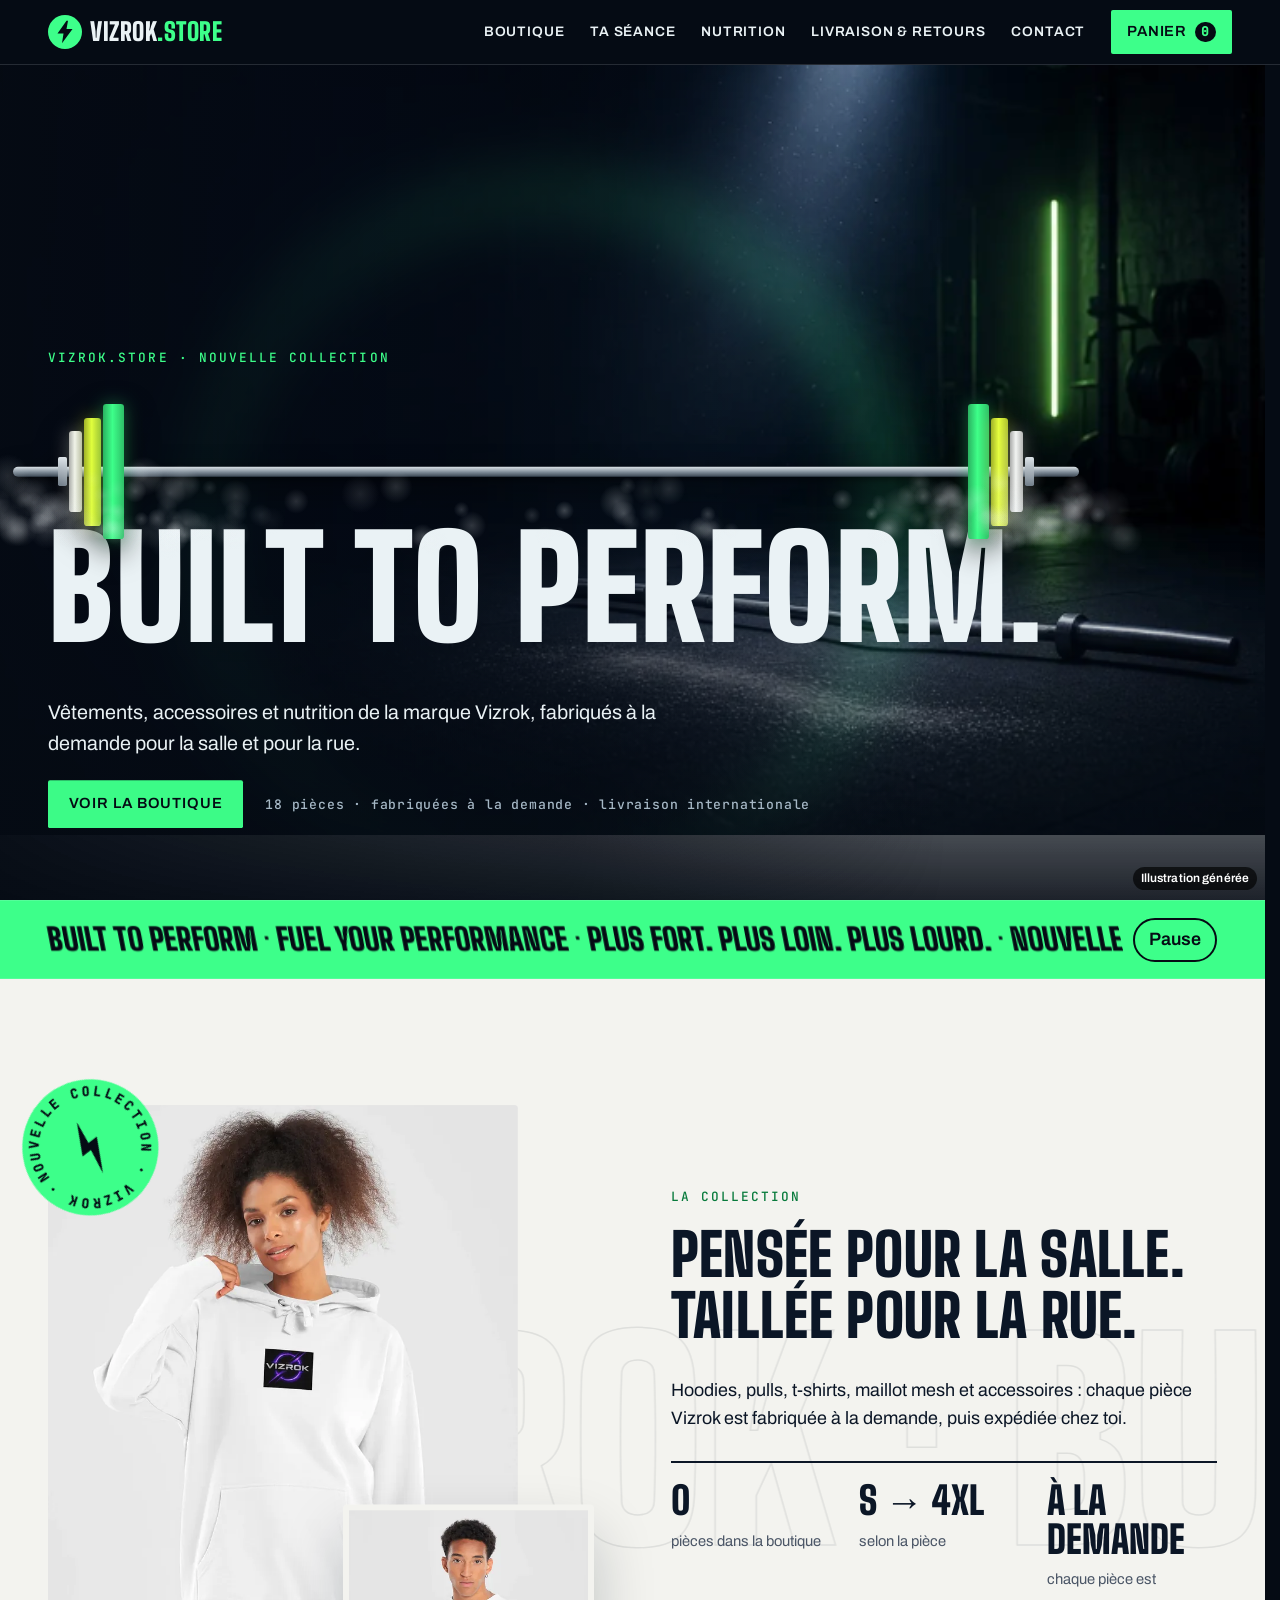
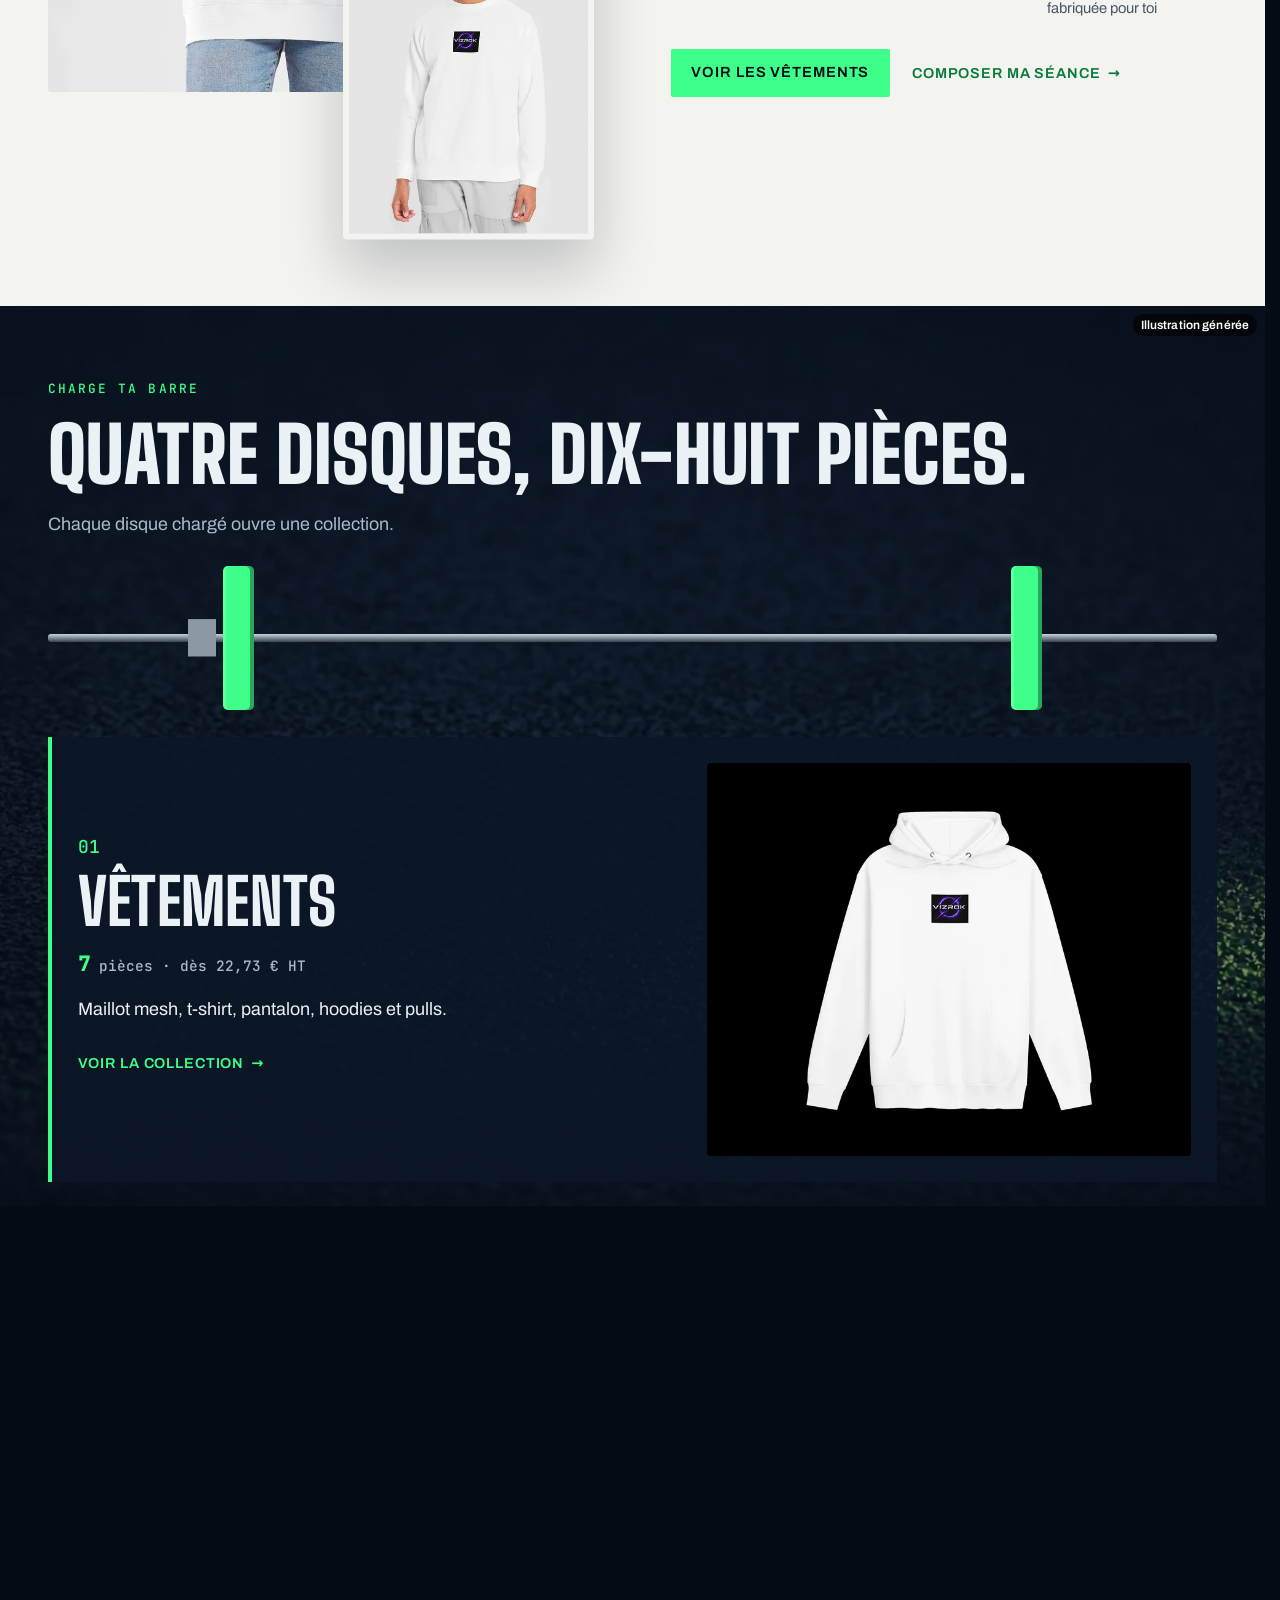
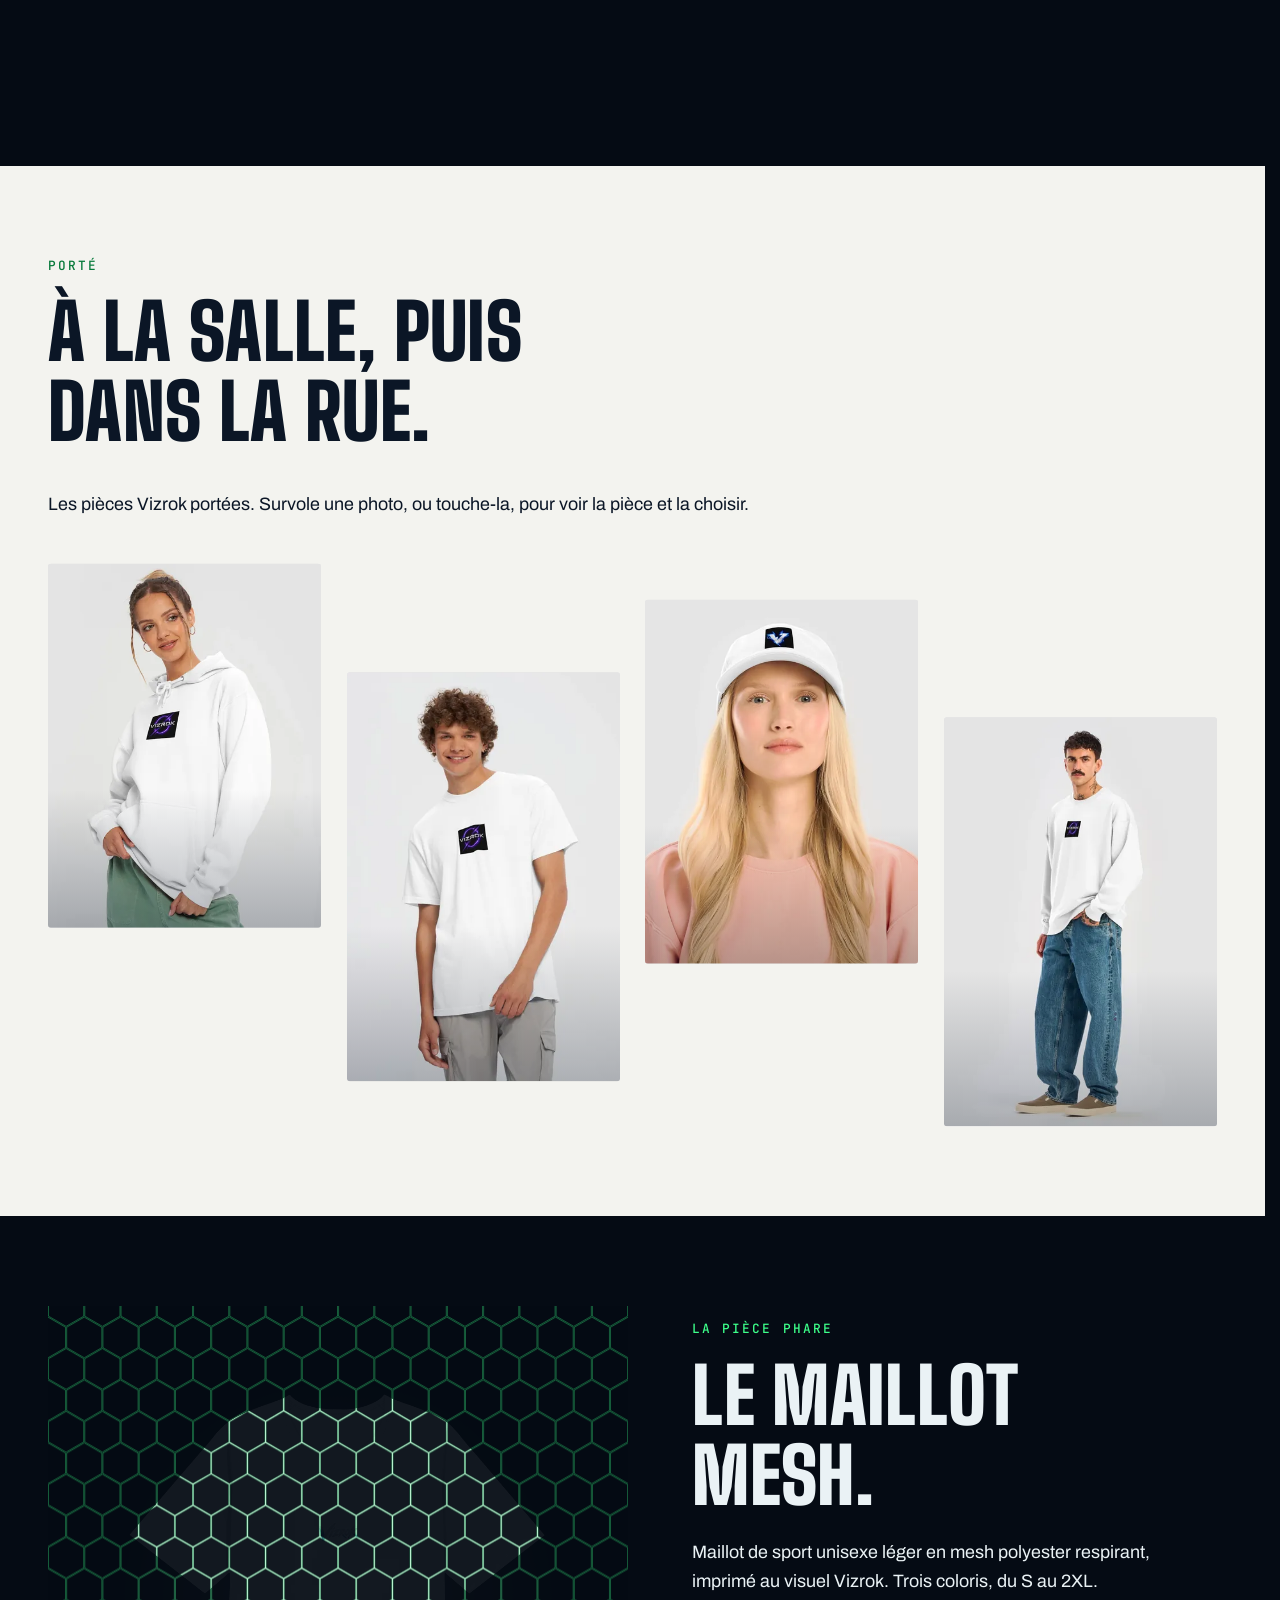
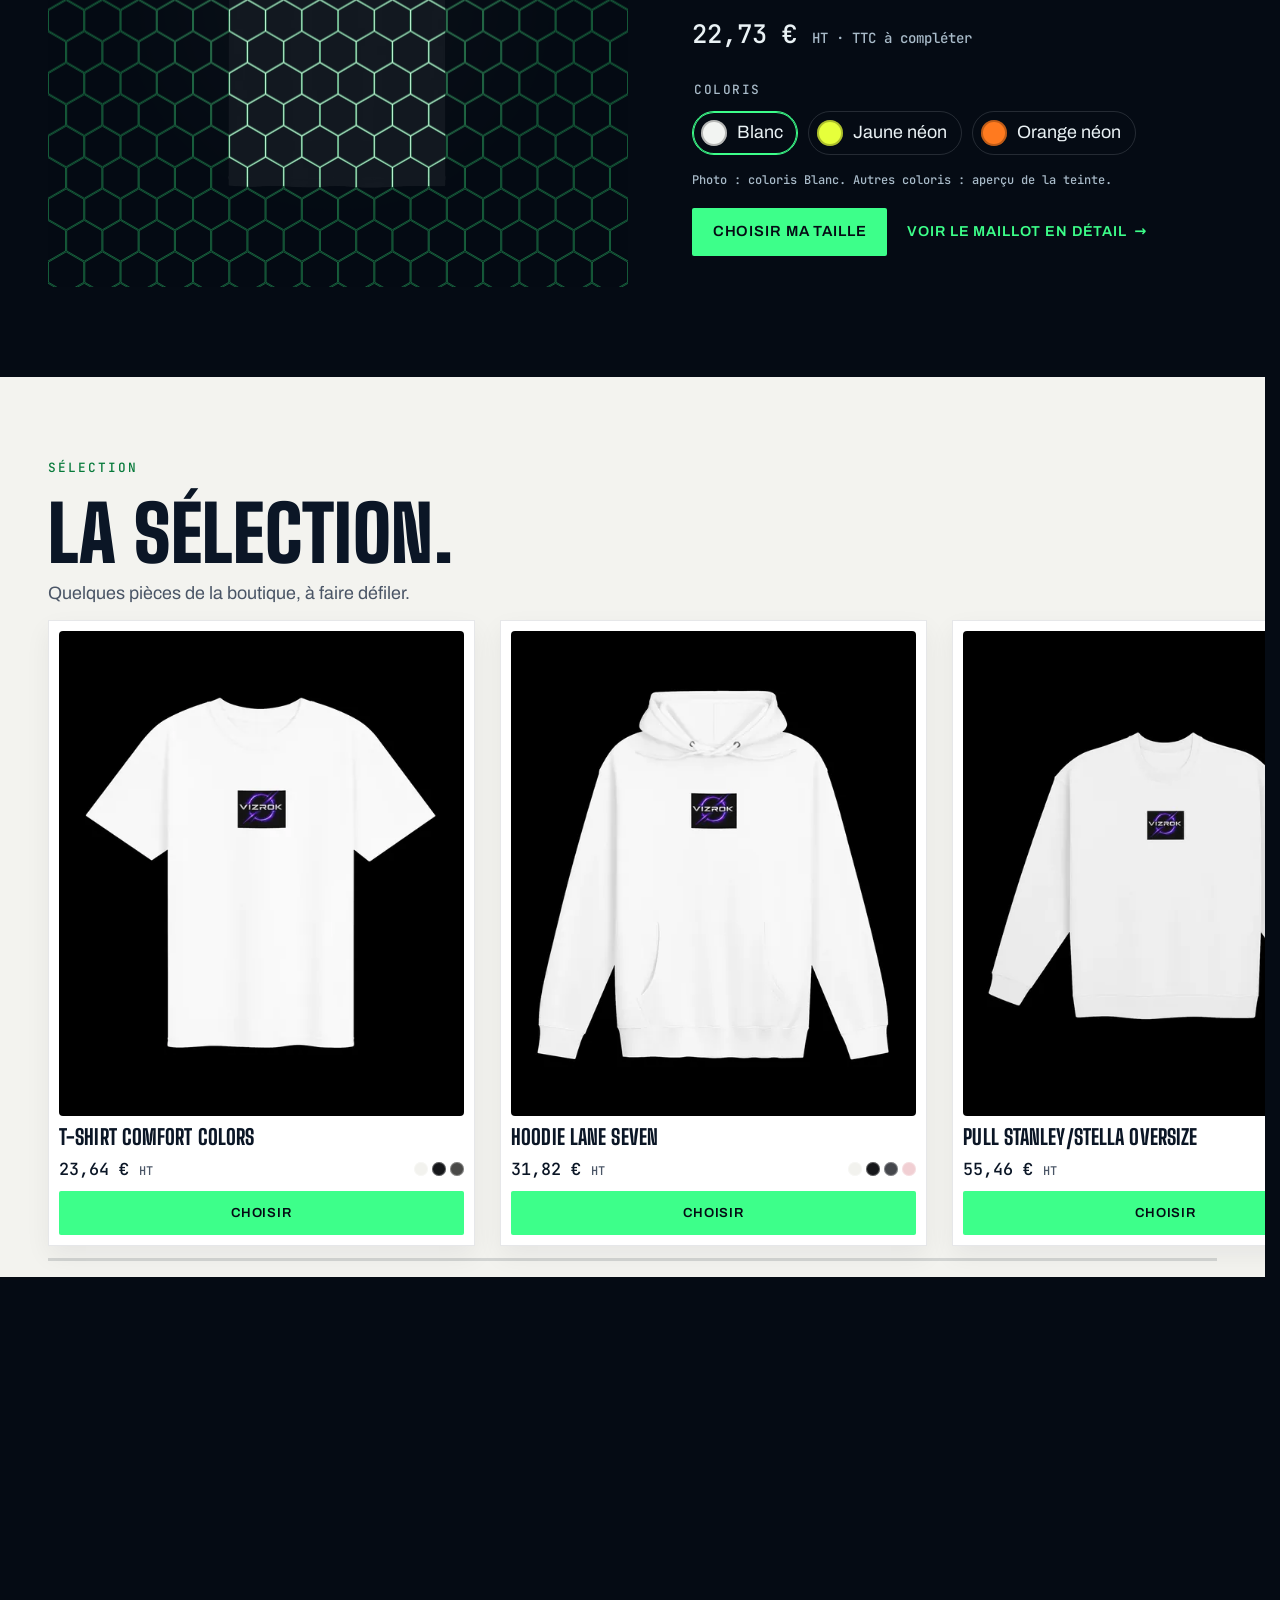
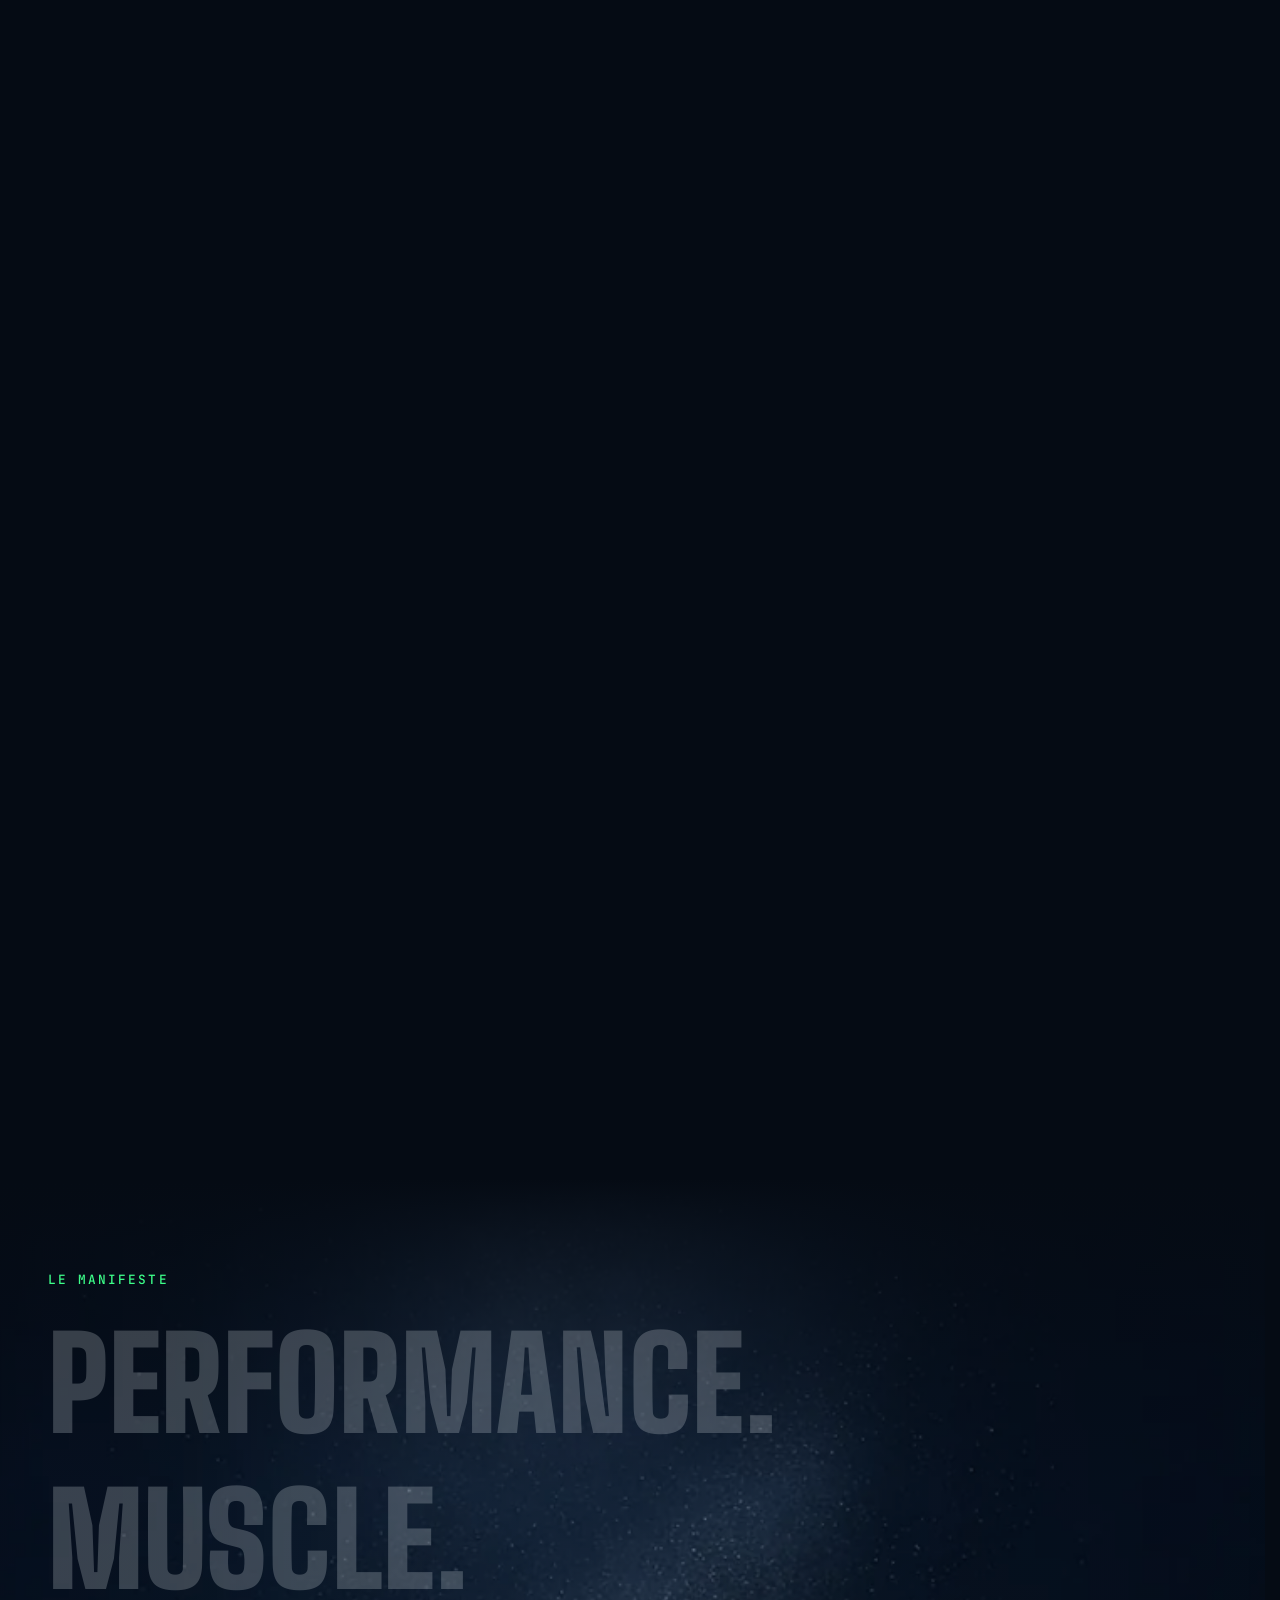
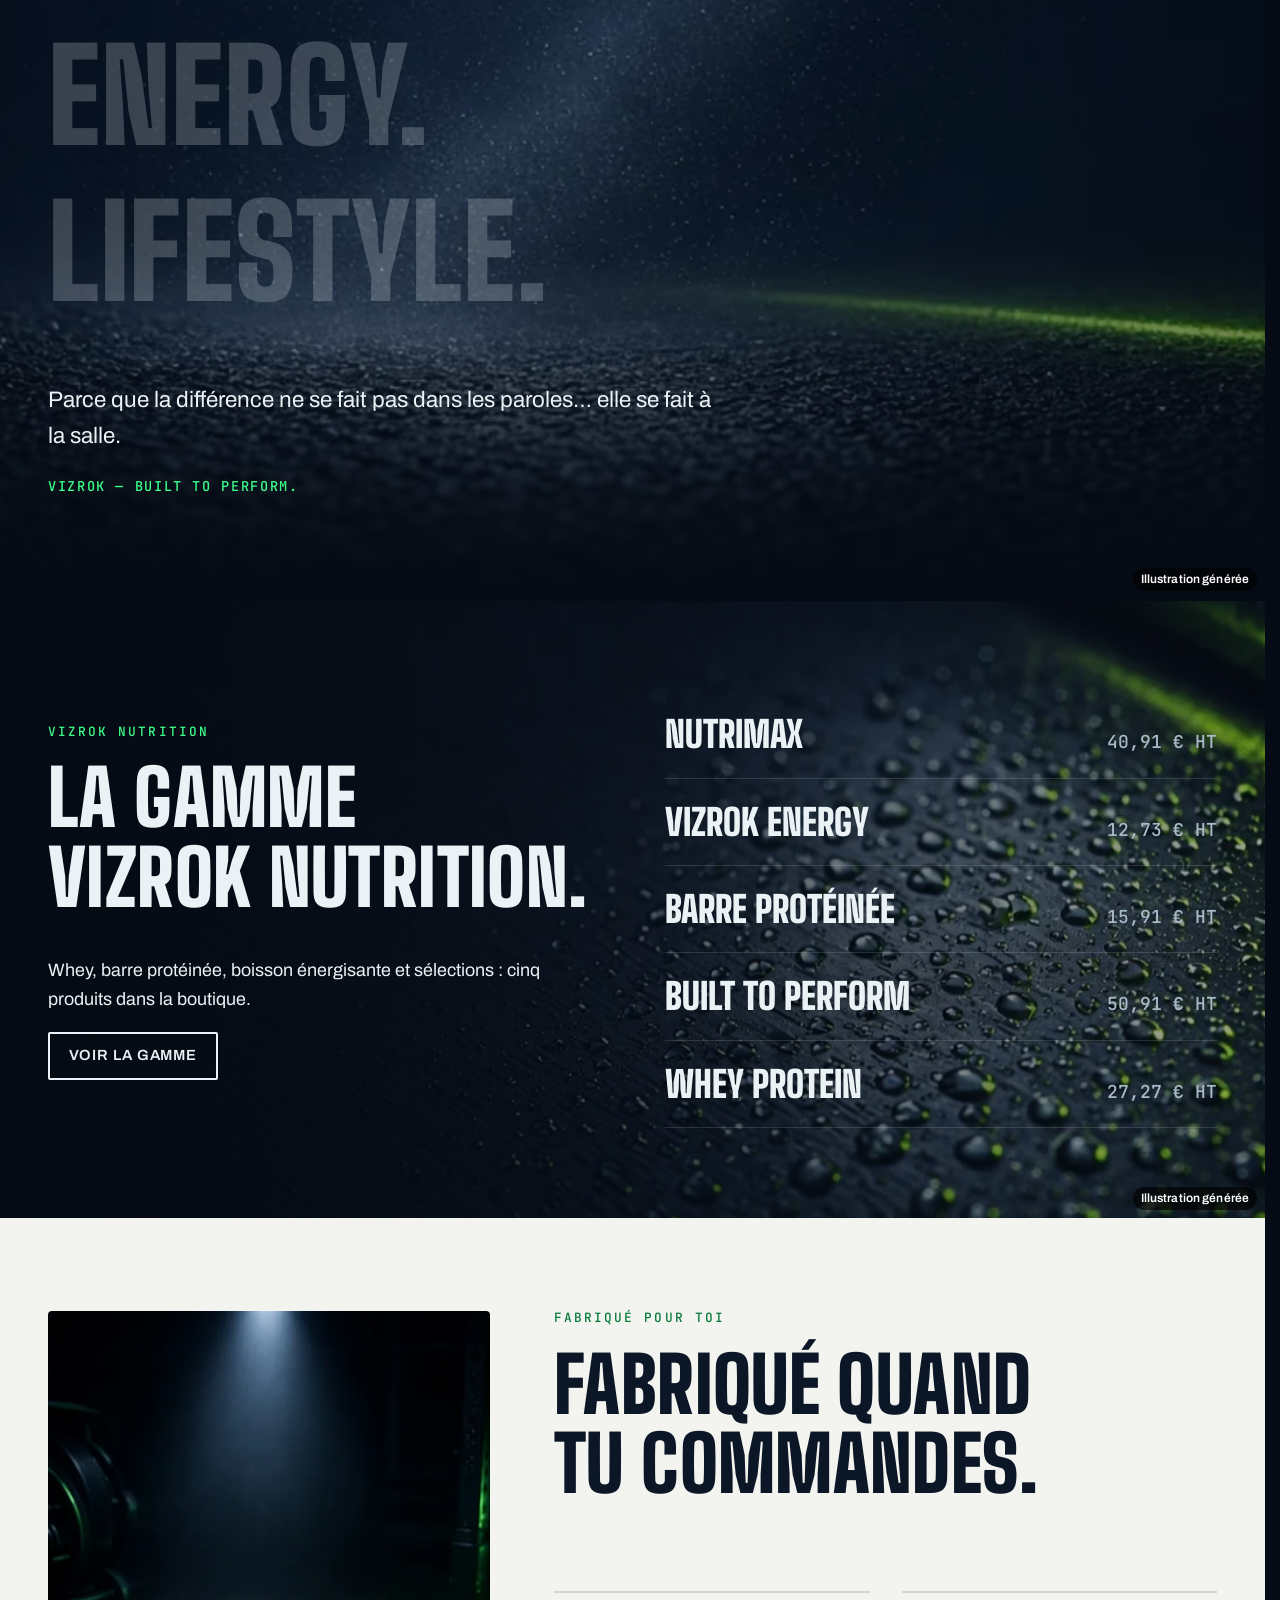
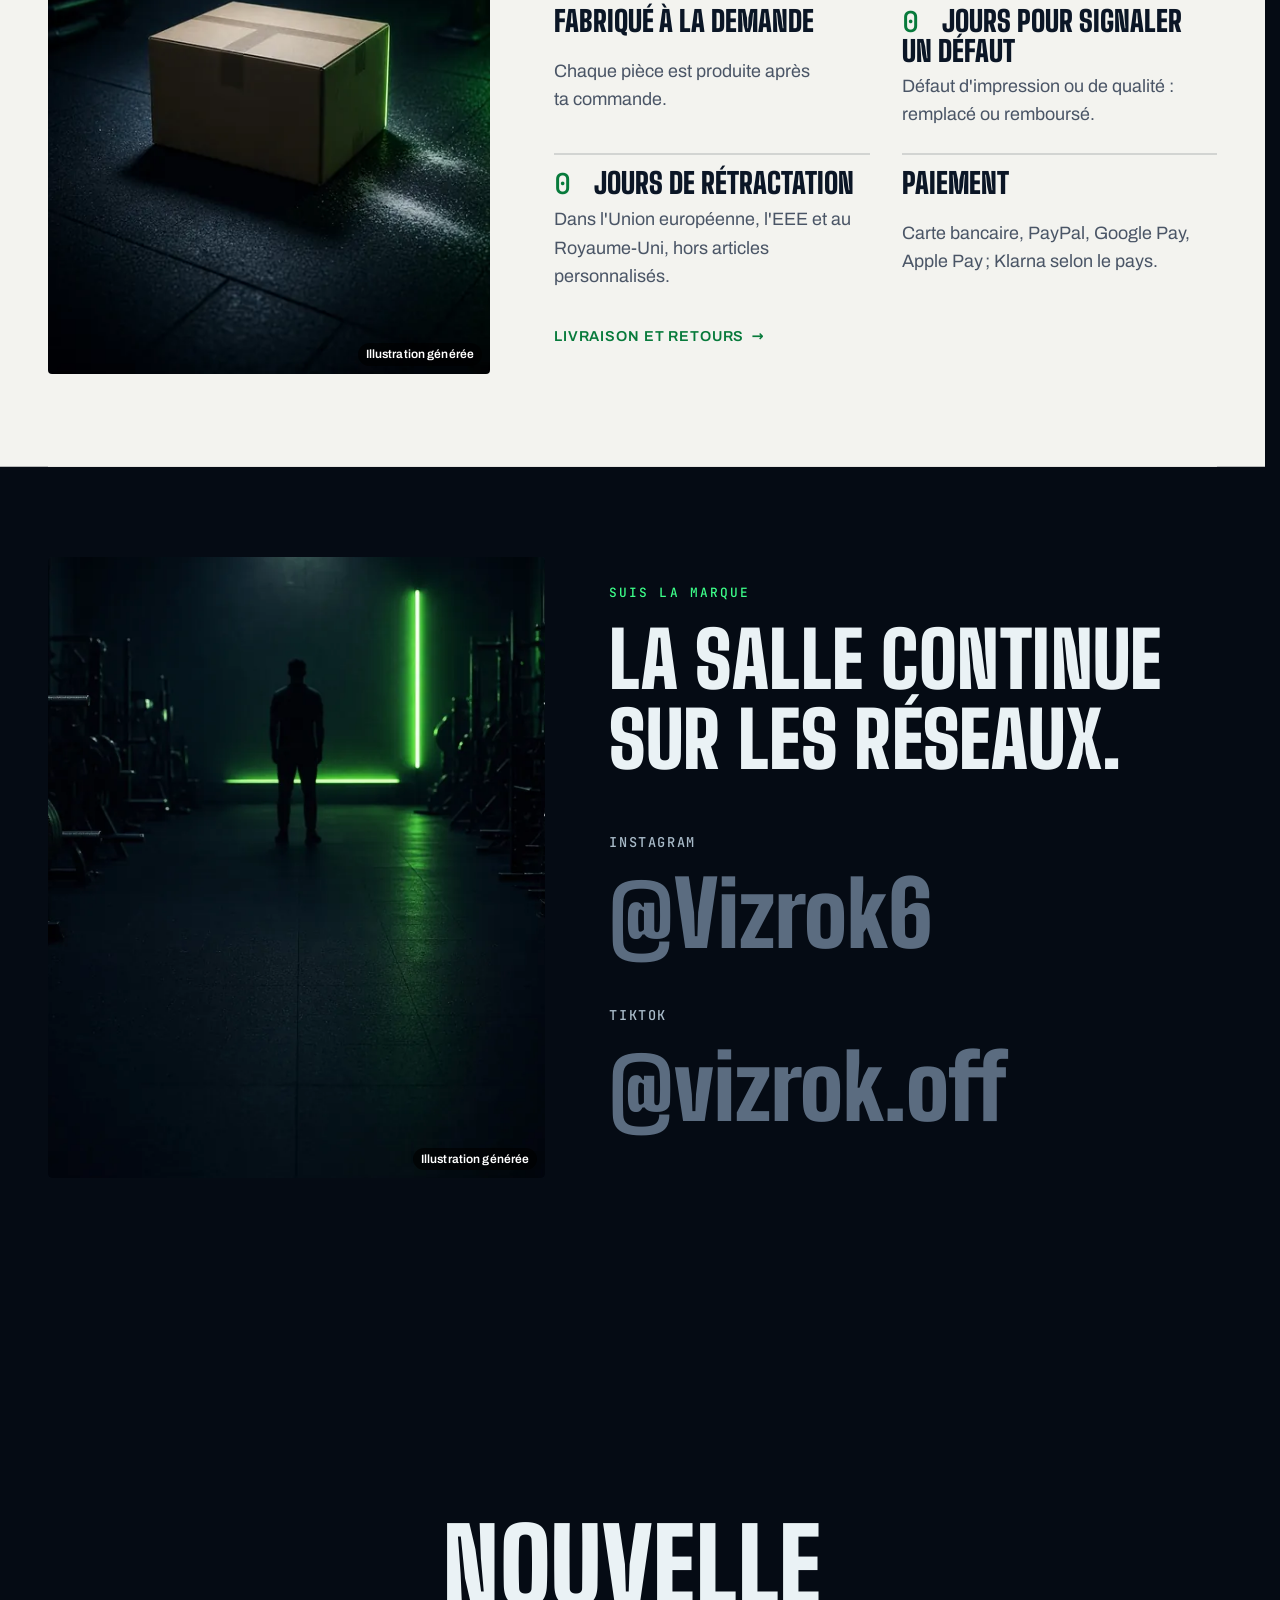
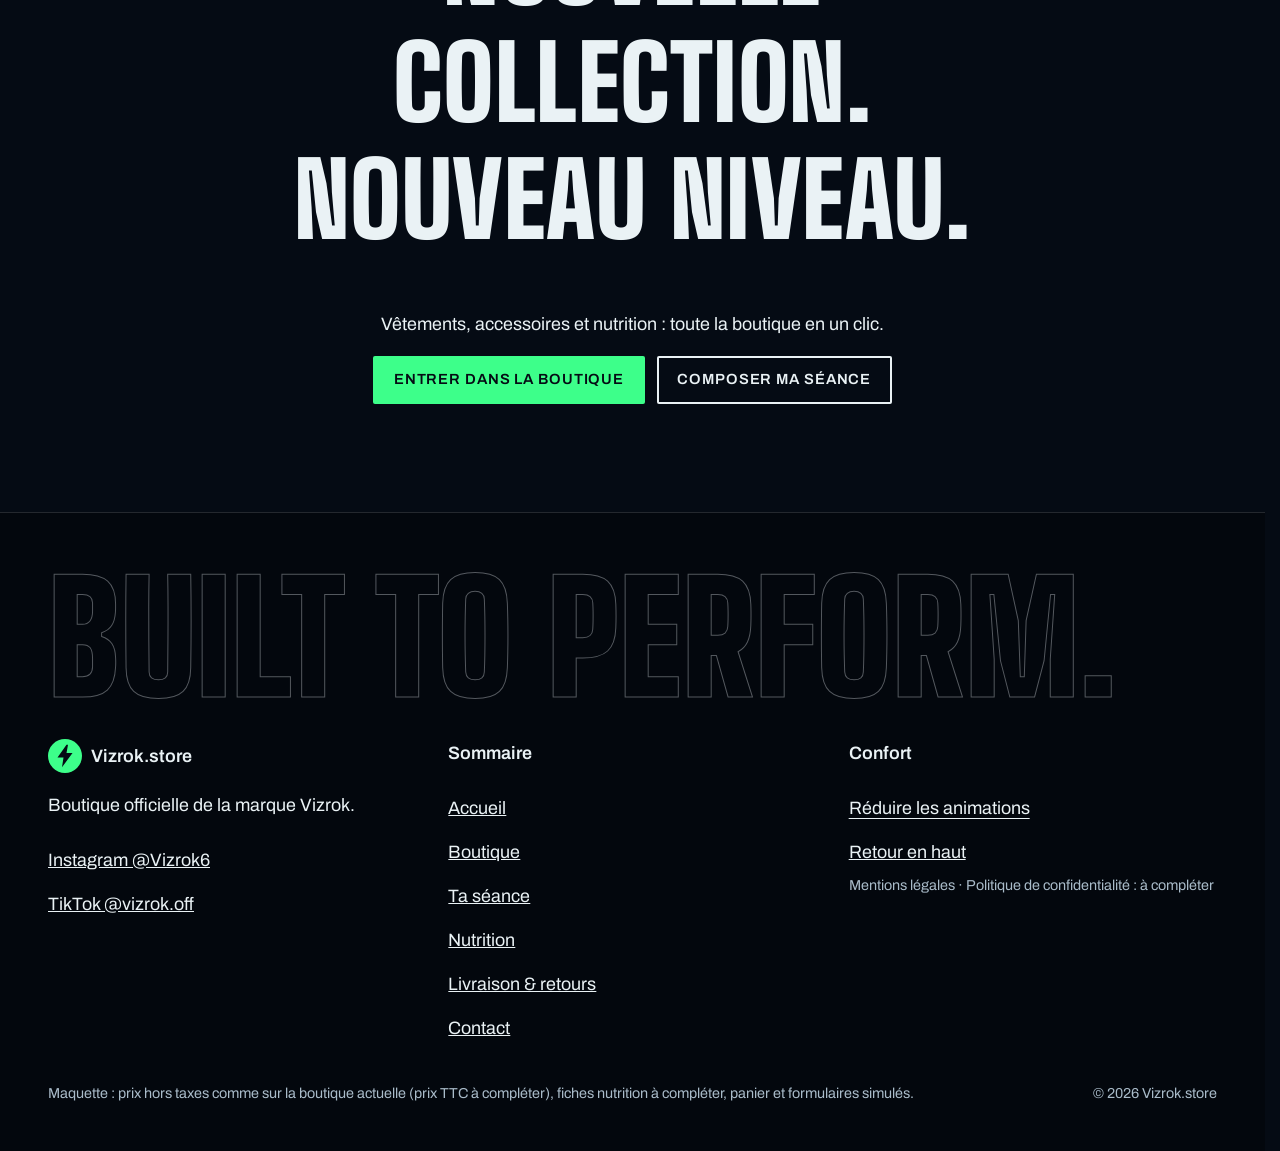
<file: index.html>
<!doctype html>
<html lang="fr" data-v="4" data-page="accueil" data-curseur>
<head>
<meta charset="utf-8">
<meta name="viewport" content="width=device-width, initial-scale=1, viewport-fit=cover">
<title>Vizrok.store — Built to Perform.</title>
<meta name="description" content="Boutique officielle Vizrok : vêtements, accessoires et gamme Vizrok Nutrition, fabriqués à la demande, livraison internationale.">
<meta name="robots" content="noindex, nofollow">
<link rel="canonical" href="https://vizrok-maquette.vercel.app/">
<style>:root{--fond:#050B14;--texte:#EAF2F5;--voile-fond:#0A1422;--ouverture-fond:#050B14;--menu-fond:#050B14}:root { --entete-h: 72px; --barres-h: 0px; } html { background: var(--fond); color: var(--texte); scrollbar-gutter: stable; } body { margin: 0; background: var(--fond); } html.js:not(.calme):not(.secours):not([data-arrivee="retour"]) [data-anime] { opacity: 0; } html.js:not(.calme):not(.secours):not([data-arrivee="retour"]) [data-anime].vu { opacity: 1; } [data-voile] { position: fixed; inset: 0; z-index: 900; background: var(--voile-fond); transform: translateY(100%); visibility: hidden; pointer-events: none; } html[data-arrivee="voile"]:not(.voile-leve):not(.calme):not(.secours) [data-voile] { transform: none; visibility: visible; } html.calme [data-voile], html.secours [data-voile] { visibility: hidden !important; } .ouverture-panneau { position: fixed; inset: 0; z-index: 850; display: none; place-content: center; justify-items: center; background: var(--ouverture-fond, var(--voile-fond)); color: var(--fond); text-align: center; } html.js[data-arrivee="intro"]:not(.calme):not(.secours):not(.intro-finie) .ouverture-panneau { display: grid; } html.defilement-bloque, html.defilement-bloque body, html.js[data-arrivee="intro"]:not(.calme):not(.secours):not(.intro-finie), html.js[data-arrivee="intro"]:not(.calme):not(.secours):not(.intro-finie) body, html[data-arrivee="voile"]:not(.voile-leve):not(.calme):not(.secours), html[data-arrivee="voile"]:not(.voile-leve):not(.calme):not(.secours) body { overflow: hidden; } html.js[data-arrivee="intro"]:not(.calme):not(.secours):not(.intro-finie) { background-color: var(--ouverture-fond, var(--voile-fond)); } html[data-arrivee="voile"]:not(.voile-leve):not(.calme):not(.secours) { background-color: var(--voile-fond); }</style>
<script>(function () {
var d = document.documentElement, ss = null, ls = null;
try { ss = window.sessionStorage; ls = window.localStorage; } catch (e) {}
d.classList.add('js');
var calme = false;
try { calme = !!ls && ls.getItem('socle:calme') === 'oui'; } catch (e) {}
if (!calme && window.matchMedia && matchMedia('(prefers-reduced-motion: reduce)').matches) calme = true;
if (calme) d.classList.add('calme');
var nav = performance.getEntriesByType ? performance.getEntriesByType('navigation')[0] : null;
var type = nav ? nav.type : 'navigate';
var depart = null;
try { depart = JSON.parse(ss.getItem('socle:depart') || 'null'); ss.removeItem('socle:depart'); } catch (e) {}
if (depart && !(Date.now() - depart.t < 15000)) depart = null;
var retourSection = false;
try { retourSection = !!ss.getItem('socle:calme-retour'); } catch (e) {}
var mode = type === 'back_forward' || retourSection ? 'retour' : type === 'reload' ? 'intro' : depart ? 'voile' : 'intro';
d.setAttribute('data-arrivee', mode);
if (mode === 'voile' && depart.couleur) d.style.setProperty('--voile-fond', depart.couleur);
if (type === 'reload' && 'scrollRestoration' in history) {
if (!retourSection) history.scrollRestoration = 'manual';
}
try {
var choisie = ls && ls.getItem('socle:langue');
var langue = (d.lang || '').slice(0, 2);
if (choisie && choisie !== langue && type === 'navigate' && !depart) {
var alt = document.querySelector('link[rel="alternate"][hreflang="' + choisie + '"]');
if (alt) location.replace(new URL(alt.href).pathname + location.search + location.hash);
}
} catch (e) {}
setTimeout(function () { if (!d.classList.contains('demarre')) d.classList.add('secours'); }, 2000);
})();</script>
<link rel="preload" href="/assets/fonts/titres-900.woff2" as="font" type="font/woff2" crossorigin>
<link rel="preload" href="/assets/fonts/texte-400.woff2" as="font" type="font/woff2" crossorigin>
<link rel="stylesheet" href="/assets/css/socle.css?v=4">
<link rel="stylesheet" href="/assets/css/site.css?v=4">
<link rel="modulepreload" href="/assets/js/site.js?v=4">
<link rel="modulepreload" href="/assets/js/socle/index.js?v=4">
<script src="/assets/vendor/gsap.min.js" defer></script>
<script src="/assets/vendor/ScrollTrigger.min.js" defer></script>
<script src="/assets/vendor/SplitText.min.js" defer></script>
<script src="/assets/vendor/Flip.min.js" defer></script>
<script type="module" src="/assets/js/site.js?v=4"></script>
<meta name="theme-color" content="#050B14">
<link rel="icon" href="/assets/images/favicon.svg" type="image/svg+xml">
<link rel="apple-touch-icon" href="/assets/images/apple-touch-icon.png">
<meta property="og:type" content="website">
<meta property="og:site_name" content="Vizrok.store">
<meta property="og:locale" content="fr_FR">
<meta property="og:title" content="Vizrok.store — Built to Perform.">
<meta property="og:description" content="Boutique officielle Vizrok : vêtements, accessoires et gamme Vizrok Nutrition, fabriqués à la demande, livraison internationale.">
<meta property="og:url" content="https://vizrok-maquette.vercel.app/">
<meta property="og:image" content="https://vizrok-maquette.vercel.app/assets/partage/accueil-fr.jpg">
<meta property="og:image:width" content="1200">
<meta property="og:image:height" content="630">
<meta property="og:image:alt" content="Salle de musculation de nuit et barre au sol, aux couleurs de Vizrok.store">
<meta name="twitter:card" content="summary_large_image">
<script type="application/ld+json">{"@context":"https://schema.org","@type":"OnlineStore","name":"Vizrok.store","url":"https://vizrok-maquette.vercel.app/","description":"Boutique officielle Vizrok : vêtements, accessoires et gamme Vizrok Nutrition, fabriqués à la demande.","slogan":"Built to Perform.","sameAs":["https://instagram.com/Vizrok6","https://tiktok.com/@vizrok.off"],"paymentAccepted":"Carte bancaire, PayPal, Google Pay, Apple Pay"}</script>
</head>
<body id="haut">
<div data-voile aria-hidden="true"><div class="voile-disque"><svg viewBox="0 0 200 200" aria-hidden="true"><defs><path id="vd-cercle" d="M100 100m-66 0a66 66 0 1 1 132 0a66 66 0 1 1-132 0"/></defs><circle class="vd-fond" cx="100" cy="100" r="100"/><g class="vd-marques"><circle cx="100" cy="100" r="96" class="vd-bord"/><circle cx="100" cy="100" r="80" class="vd-rainure"/><text class="vd-texte"><textPath href="#vd-cercle" textLength="404" lengthAdjust="spacing">VIZROK · BUILT TO PERFORM · 20 KG ·</textPath></text><circle cx="100" cy="100" r="30" class="vd-moyeu"/><circle cx="100" cy="100" r="11" class="vd-trou"/></g></svg></div><div class="voile-contenu"><span class="marque" aria-hidden="true"><svg class="marque-eclair" viewBox="0 0 24 32" width="18" height="24"><path d="M14 1 2 18h8l-2 13L22 12h-8l2-11z" fill="currentColor"/></svg></span><span data-voile-libelle>Accueil</span><span class="voile-barre"></span></div></div>
<div class="ouverture-panneau" data-ouverture aria-hidden="true" data-effet="barre-chargee">
  <p class="intro-logo"><span class="marque" aria-hidden="true"><svg class="marque-eclair" viewBox="0 0 24 32" width="18" height="24"><path d="M14 1 2 18h8l-2 13L22 12h-8l2-11z" fill="currentColor"/></svg></span><span class="intro-neon">VIZROK</span></p>
  <div class="intro-scene">
    <div class="intro-barre"><span class="intro-manchon intro-manchon--g"></span><span class="intro-tige"></span><span class="intro-manchon intro-manchon--d"></span>
      <span class="intro-cote intro-cote--g"><span class="intro-disque d-vert" style="--i:0"></span><span class="intro-disque d-jaune" style="--i:1"></span><span class="intro-disque d-orange" style="--i:2"></span><span class="intro-disque d-blanc" style="--i:3"></span></span><span class="intro-cote intro-cote--d"><span class="intro-disque d-vert" style="--i:0"></span><span class="intro-disque d-jaune" style="--i:1"></span><span class="intro-disque d-orange" style="--i:2"></span><span class="intro-disque d-blanc" style="--i:3"></span></span>
    </div>
    <span class="intro-choc" aria-hidden="true"></span>
  </div>
  <p class="intro-mots"><span>Plus fort.</span> <span>Plus loin.</span> <span>Plus lourd.</span></p>
  <p class="intro-compteur"><span class="intro-compteur-libelle">Pièces</span> <span class="intro-compteur-valeur" data-intro-compteur>00</span></p>
</div>
<a class="evitement" href="#contenu">Aller au contenu</a>
<header data-entete>
  <div class="entete-rangee">
    <a class="entete-logo" href="/" data-libelle="Accueil" aria-current="page">
      <span class="marque" aria-hidden="true"><svg class="marque-eclair" viewBox="0 0 24 32" width="18" height="24"><path d="M14 1 2 18h8l-2 13L22 12h-8l2-11z" fill="currentColor"/></svg></span><span class="entete-nom">Vizrok<span class="entete-point">.store</span></span>
    </a>
    <nav data-nav aria-label="Navigation principale">
      <ul><li><a href="/boutique" data-libelle="Boutique">Boutique</a></li><li><a href="/seance" data-libelle="Ta séance">Ta séance</a></li><li><a href="/nutrition" data-libelle="Nutrition">Nutrition</a></li><li><a href="/livraison" data-libelle="Livraison &amp; retours">Livraison &amp; retours</a></li><li><a href="/contact" data-libelle="Contact">Contact</a></li></ul>
    </nav>
    <div class="entete-actions">
      <button type="button" class="bouton bouton-panier " data-panier-ouvrir aria-controls="panier" aria-expanded="false">Panier <span class="panier-compte" data-panier-compte>0</span></button>
      <button type="button" data-menu-bouton aria-controls="menu" aria-expanded="false" data-libelle-ouvrir="Menu" data-libelle-fermer="Fermer"><span data-libelle-bouton>Menu</span></button>
    </div>
  </div>
</header>
<div id="menu" data-menu role="dialog" aria-modal="true" aria-label="Menu">
  <ul><li style="--i:0"><a href="/" class="menu-lien" data-libelle="Accueil" aria-current="page">Accueil</a></li><li style="--i:1"><a href="/boutique" class="menu-lien" data-libelle="Boutique">Boutique</a></li><li style="--i:2"><a href="/seance" class="menu-lien" data-libelle="Ta séance">Ta séance</a></li><li style="--i:3"><a href="/nutrition" class="menu-lien" data-libelle="Nutrition">Nutrition</a></li><li style="--i:4"><a href="/livraison" class="menu-lien" data-libelle="Livraison &amp; retours">Livraison &amp; retours</a></li><li style="--i:5"><a href="/contact" class="menu-lien" data-libelle="Contact">Contact</a></li></ul>
  <ul class="menu-reseaux"><li><a class="lien-reseau" href="https://instagram.com/Vizrok6" target="_blank" rel="noopener">Instagram <span>@Vizrok6</span></a></li><li><a class="lien-reseau" href="https://tiktok.com/@vizrok.off" target="_blank" rel="noopener">TikTok <span>@vizrok.off</span></a></li></ul>
  <p><button type="button" class="lien" data-calme-bascule data-libelle-reduire="Réduire les animations" data-libelle-retablir="Rétablir les animations" data-libelle-systeme="Animations réduites par votre appareil"><span data-libelle-bouton>Réduire les animations</span></button></p>
</div>
<main id="contenu" tabindex="-1">
<section class="hero" id="debut" data-gouttiere="#050B14">
  <div class="hero-fond">
    <figure class="media hero-media" data-grok data-onde-choc style="--cadrage:64% 60%;--cadrage-mobile:60% 70%">
  <picture><source media="(max-width: 760px) and (orientation: portrait)" srcset="/assets/images/grok/accueil-ouverture-mobile-640.webp 640w, /assets/images/grok/accueil-ouverture-mobile-1080.webp 1080w" sizes="100vw">
    <img src="/assets/images/grok/accueil-ouverture-1280.webp" srcset="/assets/images/grok/accueil-ouverture-640.webp 640w, /assets/images/grok/accueil-ouverture-1280.webp 1280w, /assets/images/grok/accueil-ouverture-1600.webp 1600w" sizes="100vw" alt="Salle de musculation vide la nuit, une barre posée au sol sous un projecteur" width="1280" height="859" fetchpriority="high" loading="eager" decoding="async">
  </picture><figcaption class="mention-ia">Illustration générée</figcaption>
</figure>
  </div>
  <div class="hero-texte conteneur">
    <p class="surtitre hero-sur" data-anime="gsap">Vizrok.store · nouvelle collection</p>
    <h1 class="hero-titre"><span class="hero-barre" aria-hidden="true" data-effet="barre-tombe"><span class="hb-tige"></span><span class="hb-cote hb-cote--g"><span class="hb-manchon"></span><span class="hb-disque hb-disque--3" style="--c:#F2F4F2"></span><span class="hb-disque hb-disque--2" style="--c:#E6FF3B"></span><span class="hb-disque" style="--c:#3DFF8A"></span></span><span class="hb-cote hb-cote--d"><span class="hb-manchon"></span><span class="hb-disque hb-disque--3" style="--c:#F2F4F2"></span><span class="hb-disque hb-disque--2" style="--c:#E6FF3B"></span><span class="hb-disque" style="--c:#3DFF8A"></span></span></span><span class="ligne-masque"><span class="hero-ligne" data-anime="gsap">Built to Perform.</span></span></h1>
    <p class="hero-intro" data-anime="gsap">Vêtements, accessoires et nutrition de la marque Vizrok, fabriqués à la demande pour la salle et pour la rue.</p>
    <p class="hero-actions" data-anime="gsap">
      <a href="/boutique" class="bouton" data-libelle="Boutique" data-action-principale data-survol="magnetique">Voir la boutique</a>
      <span class="hero-info" data-info-cle>18 pièces · fabriquées à la demande · livraison internationale</span>
    </p>
  </div>
  <canvas class="hero-magnesie" aria-hidden="true" data-audit-ignorer></canvas>
</section>
<div class="ruban-section" data-section data-sans-visuel data-effet="ruban-vitesse">
  <div class="ruban" id="ruban" data-ruban data-boucle-css><p><span>Built to Perform · Fuel your performance · Plus fort. Plus loin. Plus lourd. · Nouvelle collection. Nouveau niveau. ·</span> <span aria-hidden="true">Built to Perform · Fuel your performance · Plus fort. Plus loin. Plus lourd. · Nouvelle collection. Nouveau niveau. ·</span></p></div>
  <button type="button" class="ruban-pause" data-pause-pour="ruban" data-libelle-pause="Pause" data-libelle-lecture="Lecture"><span data-libelle-bouton>Pause</span></button>
</div>
<section class="clair collection-intro" id="collection" data-effet="collection-blanche">
  <div class="ci-fond-texte" aria-hidden="true" data-audit-ignorer><span>VIZROK · BUILT TO PERFORM · VIZROK ·</span></div>
  <div class="conteneur ci-cadre">
    <div class="ci-visuels">
      <figure class="media ci-grande" data-anime="rideau" style="--cadrage:50% 22%">
  <picture>
    <img src="/assets/images/produits/hoodie-cotton-heritage-3-1200.webp" srcset="/assets/images/produits/hoodie-cotton-heritage-3-480.webp 480w, /assets/images/produits/hoodie-cotton-heritage-3-800.webp 800w, /assets/images/produits/hoodie-cotton-heritage-3-1200.webp 1200w" sizes="(max-width: 760px) 86vw, 40vw" alt="Hoodie Cotton Heritage Vizrok porté" width="1200" height="1600" loading="lazy" decoding="async">
  </picture>
</figure>
      <figure class="media ci-petite" style="--cadrage:50% 20%">
  <picture>
    <img src="/assets/images/produits/pull-cotton-heritage-3-1200.webp" srcset="/assets/images/produits/pull-cotton-heritage-3-480.webp 480w, /assets/images/produits/pull-cotton-heritage-3-800.webp 800w, /assets/images/produits/pull-cotton-heritage-3-1200.webp 1200w" sizes="(max-width: 760px) 40vw, 18vw" alt="Pull Cotton Heritage Vizrok porté" width="1200" height="1600" loading="lazy" decoding="async">
  </picture>
</figure>
      <svg class="ci-badge" viewBox="0 0 120 120" aria-hidden="true" data-audit-ignorer><defs><path id="ci-cercle" d="M60,60m-44,0a44,44,0,1,1,88,0a44,44,0,1,1,-88,0"/></defs><circle cx="60" cy="60" r="58"/><text><textPath href="#ci-cercle" textLength="272" lengthAdjust="spacing">NOUVELLE COLLECTION · VIZROK · </textPath></text><path class="ci-eclair" d="M64 36 50 62h9l-4 22 15-28h-9z"/></svg>
    </div>
    <div class="ci-texte">
      <p class="surtitre">La collection</p>
      <h2 data-anime="lignes">Pensée pour la salle. Taillée pour la rue.</h2>
      <p data-anime>Hoodies, pulls, t-shirts, maillot mesh et accessoires : chaque pièce Vizrok est fabriquée à la demande, puis expédiée chez toi.</p>
      <ul class="ci-chiffres" data-anime="cascade">
        <li><strong><span data-compteur="18">18</span></strong><span>pièces dans la boutique</span></li>
        <li><strong>S → 4XL</strong><span>selon la pièce</span></li>
        <li><strong>À la demande</strong><span>chaque pièce est fabriquée pour toi</span></li>
      </ul>
      <p class="ci-actions" data-anime>
        <a href="/boutique?collection=vetements" class="bouton" data-libelle="Boutique" data-survol="magnetique">Voir les vêtements</a>
        <a href="/seance#kit" class="lien-fleche" data-libelle="Ta séance">Composer ma séance</a>
      </p>
    </div>
  </div>
</section>
<section class="collections" id="collections">
  <div class="collections-fond" aria-hidden="true" data-audit-ignorer><figure class="media " data-grok style="--cadrage:50% 50%">
  <picture>
    <img src="/assets/images/grok/accueil-collections-1280.webp" srcset="/assets/images/grok/accueil-collections-640.webp 640w, /assets/images/grok/accueil-collections-1280.webp 1280w, /assets/images/grok/accueil-collections-1600.webp 1600w" sizes="100vw" alt="" width="1280" height="859" loading="lazy" decoding="async">
  </picture><figcaption class="mention-ia">Illustration générée</figcaption>
</figure></div>
  <div class="collections-cadre conteneur">
    <div class="collections-tete">
      <p class="surtitre">Charge ta barre</p>
      <h2 data-anime="lignes">Quatre disques, dix-huit pièces.</h2>
      <p class="collections-aide">Chaque disque chargé ouvre une collection.</p>
    </div>
    <div class="collections-barre" data-effet="disques-collections" aria-hidden="true">
      <span class="cb-tige"></span><span class="cb-manchon"></span>
      <span class="cb-disque cb-g d-vert" style="--i:0"></span><span class="cb-disque cb-d d-vert" style="--i:0"></span><span class="cb-disque cb-g d-jaune" style="--i:1"></span><span class="cb-disque cb-d d-jaune" style="--i:1"></span><span class="cb-disque cb-g d-orange" style="--i:2"></span><span class="cb-disque cb-d d-orange" style="--i:2"></span><span class="cb-disque cb-g d-blanc" style="--i:3"></span><span class="cb-disque cb-d d-blanc" style="--i:3"></span><span class="cb-manchon cb-manchon--d"></span>
    </div>
    <ol class="collections-liste">
      <li class="collection" data-collection="vetements" style="--i:0">
        <div class="collection-texte">
          <p class="collection-num" aria-hidden="true">01</p>
          <h3>Vêtements</h3>
          <p class="collection-compte"><strong>7</strong> pièces · dès <span data-prix>22,73 € HT</span></p>
          <p>Maillot mesh, t-shirt, pantalon, hoodies et pulls.</p>
          <a href="/boutique?collection=vetements" class="lien-fleche" data-libelle="Boutique">Voir la collection</a>
        </div>
        <figure class="media media--produit collection-media" style="--cadrage:50% 50%;--plaque:#000000">
  <picture>
    <img src="/assets/images/produits/hoodie-lane-seven-1-1200.webp" srcset="/assets/images/produits/hoodie-lane-seven-1-480.webp 480w, /assets/images/produits/hoodie-lane-seven-1-800.webp 800w, /assets/images/produits/hoodie-lane-seven-1-1200.webp 1200w" sizes="(max-width: 760px) 70vw, 30vw" alt="Vizrok Lane Seven Hoodie" width="1200" height="1600" loading="lazy" decoding="async">
  </picture>
</figure>
      </li><li class="collection" data-collection="accessoires" style="--i:1">
        <div class="collection-texte">
          <p class="collection-num" aria-hidden="true">02</p>
          <h3>Accessoires</h3>
          <p class="collection-compte"><strong>5</strong> pièces · dès <span data-prix>20,00 € HT</span></p>
          <p>Bob, casquette, gourde inox et deux verres.</p>
          <a href="/boutique?collection=accessoires" class="lien-fleche" data-libelle="Boutique">Voir la collection</a>
        </div>
        <figure class="media media--produit collection-media" style="--cadrage:50% 50%;--plaque:#000000">
  <picture>
    <img src="/assets/images/produits/bob-1-1200.webp" srcset="/assets/images/produits/bob-1-480.webp 480w, /assets/images/produits/bob-1-800.webp 800w, /assets/images/produits/bob-1-1200.webp 1200w" sizes="(max-width: 760px) 70vw, 30vw" alt="Vizrok Big Accessories Bucket Hat" width="1200" height="1600" loading="lazy" decoding="async">
  </picture>
</figure>
      </li><li class="collection" data-collection="nutrition" style="--i:2">
        <div class="collection-texte">
          <p class="collection-num" aria-hidden="true">03</p>
          <h3>Nutrition</h3>
          <p class="collection-compte"><strong>5</strong> pièces · dès <span data-prix>12,73 € HT</span></p>
          <p>Whey, barre protéinée, boisson et sélections.</p>
          <a href="/boutique?collection=nutrition" class="lien-fleche" data-libelle="Boutique">Voir la collection</a>
        </div>
        <figure class="media media--produit media--plein collection-media" style="--cadrage:50% 50%;--plaque:#CBB2A3">
  <picture>
    <img src="/assets/images/produits/nutrimax-1-1200.webp" srcset="/assets/images/produits/nutrimax-1-480.webp 480w, /assets/images/produits/nutrimax-1-800.webp 800w, /assets/images/produits/nutrimax-1-1200.webp 1200w" sizes="(max-width: 760px) 70vw, 30vw" alt="Nutrimax" width="1200" height="800" loading="lazy" decoding="async">
  </picture>
</figure>
      </li><li class="collection" data-collection="deco" style="--i:3">
        <div class="collection-texte">
          <p class="collection-num" aria-hidden="true">04</p>
          <h3>Déco</h3>
          <p class="collection-compte"><strong>1</strong> pièce · dès <span data-prix>15,00 € HT</span></p>
          <p>Le poster Vizrok au format paysage.</p>
          <a href="/boutique?collection=deco" class="lien-fleche" data-libelle="Boutique">Voir la collection</a>
        </div>
        <figure class="media media--produit collection-media" style="--cadrage:50% 50%;--plaque:#000000">
  <picture>
    <img src="/assets/images/produits/poster-1-1200.webp" srcset="/assets/images/produits/poster-1-480.webp 480w, /assets/images/produits/poster-1-800.webp 800w, /assets/images/produits/poster-1-1200.webp 1200w" sizes="(max-width: 760px) 70vw, 30vw" alt="Poster Vizrok paysage" width="1200" height="1600" loading="lazy" decoding="async">
  </picture>
</figure>
      </li>
    </ol>
  </div>
</section>
<section class="clair porte" id="porte" data-effet="porte-volets">
  <div class="conteneur porte-tete">
    <p class="surtitre">Porté</p>
    <h2 data-anime="lignes">À la salle, puis dans la rue.</h2>
    <p>Les pièces Vizrok portées. Survole une photo, ou touche-la, pour voir la pièce et la choisir.</p>
  </div>
  <ul class="porte-grille" role="list" aria-label="Pièces portées">
    <li class="porte-item porte-item--1" data-porte-vitesse="-6">
      <figure class="porte-cadre">
        <figure class="media porte-media" style="--cadrage:50% 30%">
  <picture>
    <img src="/assets/images/produits/hoodie-lane-seven-3-1200.webp" srcset="/assets/images/produits/hoodie-lane-seven-3-480.webp 480w, /assets/images/produits/hoodie-lane-seven-3-800.webp 800w, /assets/images/produits/hoodie-lane-seven-3-1200.webp 1200w" sizes="(max-width: 760px) 80vw, 26vw" alt="Hoodie Lane Seven Vizrok porté" width="1200" height="1600" loading="lazy" decoding="async">
  </picture>
</figure>
        <span class="porte-volets" aria-hidden="true"><i></i><i></i><i></i><i></i><i></i></span>
      </figure>
      <div class="porte-etiquette">
        <p class="porte-nom">Hoodie Lane Seven</p>
        <p class="porte-prix" data-prix>31,82 € <small>HT</small></p>
        <button type="button" class="bouton bouton--petit" data-ajouter="hoodie-lane-seven" aria-label="Choisir : Hoodie Lane Seven">Choisir</button>
      </div>
    </li><li class="porte-item porte-item--2" data-porte-vitesse="8">
      <figure class="porte-cadre">
        <figure class="media porte-media" style="--cadrage:50% 22%">
  <picture>
    <img src="/assets/images/produits/tshirt-3-1200.webp" srcset="/assets/images/produits/tshirt-3-480.webp 480w, /assets/images/produits/tshirt-3-800.webp 800w, /assets/images/produits/tshirt-3-1200.webp 1200w" sizes="(max-width: 760px) 80vw, 26vw" alt="T-shirt Comfort Colors Vizrok porté" width="1200" height="1600" loading="lazy" decoding="async">
  </picture>
</figure>
        <span class="porte-volets" aria-hidden="true"><i></i><i></i><i></i><i></i><i></i></span>
      </figure>
      <div class="porte-etiquette">
        <p class="porte-nom">T-shirt Comfort Colors</p>
        <p class="porte-prix" data-prix>23,64 € <small>HT</small></p>
        <button type="button" class="bouton bouton--petit" data-ajouter="tshirt" aria-label="Choisir : T-shirt Comfort Colors">Choisir</button>
      </div>
    </li><li class="porte-item porte-item--3" data-porte-vitesse="-12">
      <figure class="porte-cadre">
        <figure class="media porte-media" style="--cadrage:50% 35%">
  <picture>
    <img src="/assets/images/produits/casquette-4-1200.webp" srcset="/assets/images/produits/casquette-4-480.webp 480w, /assets/images/produits/casquette-4-800.webp 800w, /assets/images/produits/casquette-4-1200.webp 1200w" sizes="(max-width: 760px) 80vw, 26vw" alt="Casquette Otto Low Profile Vizrok porté" width="1200" height="1600" loading="lazy" decoding="async">
  </picture>
</figure>
        <span class="porte-volets" aria-hidden="true"><i></i><i></i><i></i><i></i><i></i></span>
      </figure>
      <div class="porte-etiquette">
        <p class="porte-nom">Casquette Otto Low Profile</p>
        <p class="porte-prix" data-prix>22,73 € <small>HT</small></p>
        <button type="button" class="bouton bouton--petit" data-ajouter="casquette" aria-label="Choisir : Casquette Otto Low Profile">Choisir</button>
      </div>
    </li><li class="porte-item porte-item--4" data-porte-vitesse="5">
      <figure class="porte-cadre">
        <figure class="media porte-media" style="--cadrage:50% 40%">
  <picture>
    <img src="/assets/images/produits/pull-stanley-stella-5-1200.webp" srcset="/assets/images/produits/pull-stanley-stella-5-480.webp 480w, /assets/images/produits/pull-stanley-stella-5-800.webp 800w, /assets/images/produits/pull-stanley-stella-5-1200.webp 1200w" sizes="(max-width: 760px) 80vw, 26vw" alt="Pull Stanley/Stella Oversize Vizrok porté" width="1200" height="1600" loading="lazy" decoding="async">
  </picture>
</figure>
        <span class="porte-volets" aria-hidden="true"><i></i><i></i><i></i><i></i><i></i></span>
      </figure>
      <div class="porte-etiquette">
        <p class="porte-nom">Pull Stanley/Stella Oversize</p>
        <p class="porte-prix" data-prix>55,46 € <small>HT</small></p>
        <button type="button" class="bouton bouton--petit" data-ajouter="pull-stanley-stella" aria-label="Choisir : Pull Stanley/Stella Oversize">Choisir</button>
      </div>
    </li>
  </ul>
</section>
<section class="maillot" id="maillot" data-effet="maillot-mesh">
  <div class="maillot-scene">
    <div class="maillot-lueur" aria-hidden="true"></div>
    <div class="maillot-vues">
      <div class="maillot-vue est-active" data-coloris="0"><figure class="media media--produit " style="--cadrage:50% 50%;--plaque:#000000">
  <picture>
    <img src="/assets/images/produits/maillot-1-1200.webp" srcset="/assets/images/produits/maillot-1-480.webp 480w, /assets/images/produits/maillot-1-800.webp 800w, /assets/images/produits/maillot-1-1200.webp 1200w" sizes="(max-width: 760px) 90vw, 45vw" alt="Vizrok.store Maillot de sport" width="1200" height="1600" loading="lazy" decoding="async">
  </picture>
</figure></div><div class="maillot-vue" data-coloris="1"><figure class="media media--produit media--teinte " style="--cadrage:50% 50%;--plaque:#000000;--teinte:#E6FF3B">
  <picture>
    <img src="/assets/images/produits/maillot-1-1200.webp" srcset="/assets/images/produits/maillot-1-480.webp 480w, /assets/images/produits/maillot-1-800.webp 800w, /assets/images/produits/maillot-1-1200.webp 1200w" sizes="(max-width: 760px) 90vw, 45vw" alt="Vizrok.store Maillot de sport" width="1200" height="1600" loading="lazy" decoding="async">
  </picture>
</figure></div><div class="maillot-vue" data-coloris="2"><figure class="media media--produit media--teinte " style="--cadrage:50% 50%;--plaque:#000000;--teinte:#FF7A1F">
  <picture>
    <img src="/assets/images/produits/maillot-1-1200.webp" srcset="/assets/images/produits/maillot-1-480.webp 480w, /assets/images/produits/maillot-1-800.webp 800w, /assets/images/produits/maillot-1-1200.webp 1200w" sizes="(max-width: 760px) 90vw, 45vw" alt="Vizrok.store Maillot de sport" width="1200" height="1600" loading="lazy" decoding="async">
  </picture>
</figure></div>
    </div>
    <canvas class="maillot-mesh" aria-hidden="true" data-audit-ignorer></canvas>
  </div>
  <div class="maillot-texte">
    <p class="surtitre">La pièce phare</p>
    <h2 data-anime="lignes">Le maillot mesh.</h2>
    <p data-anime>Maillot de sport unisexe léger en mesh polyester respirant, imprimé au visuel Vizrok. Trois coloris, du S au 2XL.</p>
    <p class="maillot-prix" data-prix>22,73 € <small>HT · TTC à compléter</small></p>
    <fieldset class="pastilles">
      <legend>Coloris</legend>
      <label class="pastille" style="--c:#F2F4F2"><input type="radio" data-superpose name="coloris-maillot" value="0" checked data-coloris-choix="0"><span>Blanc</span></label><label class="pastille" style="--c:#E6FF3B"><input type="radio" data-superpose name="coloris-maillot" value="1" data-coloris-choix="1"><span>Jaune néon</span></label><label class="pastille" style="--c:#FF7A1F"><input type="radio" data-superpose name="coloris-maillot" value="2" data-coloris-choix="2"><span>Orange néon</span></label>
    </fieldset>
    <p class="maillot-apercu">Photo : coloris Blanc. Autres coloris : aperçu de la teinte.</p>
    <p class="maillot-actions">
      <button type="button" class="bouton" data-ajouter="maillot" data-coloris-ajout data-survol="magnetique">Choisir ma taille</button>
      <a href="/seance#eclate" class="lien-fleche" data-libelle="Ta séance">Voir le maillot en détail</a>
    </p>
  </div>
</section>
<section class="clair galerie ecran epingle nouveautes" id="nouveautes" data-fx="galerie">
  <div class="conteneur galerie-tete">
    <p class="surtitre">Sélection</p>
    <h2 data-anime="lignes">La sélection.</h2>
    <p>Quelques pièces de la boutique, à faire défiler.</p>
  </div>
  <div class="piste galerie-piste" data-galerie data-anime="cascade" tabindex="0" role="region" aria-label="Galerie de la sélection">
    <article class="fiche carte" data-produit="tshirt" data-categorie="vetements" data-prix-valeur="23.64" data-nom="T-shirt Vizrok Comfort Colors T-shirt Comfort Colors T-shirt en coton épais, coupe ample, logo néon Vizrok au centre de la poitrine.">
  <a class="fiche-lien" href="/boutique?produit=tshirt" data-produit-ouvrir="tshirt" data-libelle="Boutique" data-vue-alt="/assets/images/produits/tshirt-3" data-vue-alt-fond="#E6E6E7">
    <figure class="media media--produit fiche-media" style="--cadrage:50% 50%;--plaque:#000000">
  <picture>
    <img src="/assets/images/produits/tshirt-1-1200.webp" srcset="/assets/images/produits/tshirt-1-480.webp 480w, /assets/images/produits/tshirt-1-800.webp 800w, /assets/images/produits/tshirt-1-1200.webp 1200w" sizes="(max-width: 760px) 78vw, 30vw" alt="T-shirt Vizrok Comfort Colors" width="1200" height="1600" loading="lazy" decoding="async">
  </picture>
</figure>
    <h3 class="fiche-nom">T-shirt Comfort Colors</h3>
  </a>
  <p class="fiche-ligne"><span class="fiche-prix" data-prix>23,64 € <small>HT</small></span><span class="fiche-couleurs" role="img" aria-label="Blanc, Noir, Pepper"><i style="--c:#F2F2EE"></i><i style="--c:#16171A"></i><i style="--c:#4A4A48"></i></span></p>
  <div class="fiche-rapide" aria-hidden="true"><p class="fr-titre">Ajout rapide · taille</p><div class="fr-tailles"><button type="button" tabindex="-1" data-rapide="tshirt" data-taille="S">S</button><button type="button" tabindex="-1" data-rapide="tshirt" data-taille="M">M</button><button type="button" tabindex="-1" data-rapide="tshirt" data-taille="L">L</button><button type="button" tabindex="-1" data-rapide="tshirt" data-taille="XL">XL</button><button type="button" tabindex="-1" data-rapide="tshirt" data-taille="2XL">2XL</button><button type="button" tabindex="-1" data-rapide="tshirt" data-taille="3XL">3XL</button><button type="button" tabindex="-1" data-rapide="tshirt" data-taille="4XL">4XL</button></div></div>
  <button type="button" class="bouton bouton--petit fiche-ajouter" data-ajouter="tshirt" aria-label="Choisir : T-shirt Comfort Colors">Choisir</button>
</article><article class="fiche carte" data-produit="hoodie-lane-seven" data-categorie="vetements" data-prix-valeur="31.82" data-nom="Vizrok Lane Seven Hoodie Hoodie Lane Seven Sweat à capuche unisexe, logo Vizrok imprimé au centre de la poitrine. Taille petit : prendre une taille au-dessus.">
  <a class="fiche-lien" href="/boutique?produit=hoodie-lane-seven" data-produit-ouvrir="hoodie-lane-seven" data-libelle="Boutique" data-vue-alt="/assets/images/produits/hoodie-lane-seven-3" data-vue-alt-fond="#E3E3E3">
    <figure class="media media--produit fiche-media" style="--cadrage:50% 50%;--plaque:#000000">
  <picture>
    <img src="/assets/images/produits/hoodie-lane-seven-1-1200.webp" srcset="/assets/images/produits/hoodie-lane-seven-1-480.webp 480w, /assets/images/produits/hoodie-lane-seven-1-800.webp 800w, /assets/images/produits/hoodie-lane-seven-1-1200.webp 1200w" sizes="(max-width: 760px) 78vw, 30vw" alt="Vizrok Lane Seven Hoodie" width="1200" height="1600" loading="lazy" decoding="async">
  </picture>
</figure>
    <h3 class="fiche-nom">Hoodie Lane Seven</h3>
  </a>
  <p class="fiche-ligne"><span class="fiche-prix" data-prix>31,82 € <small>HT</small></span><span class="fiche-couleurs" role="img" aria-label="Blanc, Noir, Anthracite chiné, Rose pâle"><i style="--c:#F2F2EE"></i><i style="--c:#16171A"></i><i style="--c:#45474C"></i><i style="--c:#F1CFD3"></i></span></p>
  <div class="fiche-rapide" aria-hidden="true"><p class="fr-titre">Ajout rapide · taille</p><div class="fr-tailles"><button type="button" tabindex="-1" data-rapide="hoodie-lane-seven" data-taille="S">S</button><button type="button" tabindex="-1" data-rapide="hoodie-lane-seven" data-taille="M">M</button><button type="button" tabindex="-1" data-rapide="hoodie-lane-seven" data-taille="L">L</button><button type="button" tabindex="-1" data-rapide="hoodie-lane-seven" data-taille="XL">XL</button><button type="button" tabindex="-1" data-rapide="hoodie-lane-seven" data-taille="2XL">2XL</button><button type="button" tabindex="-1" data-rapide="hoodie-lane-seven" data-taille="3XL">3XL</button></div></div>
  <button type="button" class="bouton bouton--petit fiche-ajouter" data-ajouter="hoodie-lane-seven" aria-label="Choisir : Hoodie Lane Seven">Choisir</button>
</article><article class="fiche carte" data-produit="pull-stanley-stella" data-categorie="vetements" data-prix-valeur="55.46" data-nom="Pull Vizrok Stanley/Stella Oversize Pull Stanley/Stella Oversize Sweat unisexe oversize en coton biologique, logo néon Vizrok au centre.">
  <a class="fiche-lien" href="/boutique?produit=pull-stanley-stella" data-produit-ouvrir="pull-stanley-stella" data-libelle="Boutique" data-vue-alt="/assets/images/produits/pull-stanley-stella-3" data-vue-alt-fond="#E5E5E5">
    <figure class="media media--produit fiche-media" style="--cadrage:50% 50%;--plaque:#000000">
  <picture>
    <img src="/assets/images/produits/pull-stanley-stella-1-1200.webp" srcset="/assets/images/produits/pull-stanley-stella-1-480.webp 480w, /assets/images/produits/pull-stanley-stella-1-800.webp 800w, /assets/images/produits/pull-stanley-stella-1-1200.webp 1200w" sizes="(max-width: 760px) 78vw, 30vw" alt="Pull Vizrok Stanley/Stella Oversize" width="1200" height="1600" loading="lazy" decoding="async">
  </picture>
</figure>
    <h3 class="fiche-nom">Pull Stanley/Stella Oversize</h3>
  </a>
  <p class="fiche-ligne"><span class="fiche-prix" data-prix>55,46 € <small>HT</small></span><span class="fiche-couleurs" role="img" aria-label="Blanc, Gris chiné, Noir"><i style="--c:#F2F2EE"></i><i style="--c:#A5A7AB"></i><i style="--c:#16171A"></i></span></p>
  <div class="fiche-rapide" aria-hidden="true"><p class="fr-titre">Ajout rapide · taille</p><div class="fr-tailles"><button type="button" tabindex="-1" data-rapide="pull-stanley-stella" data-taille="S">S</button><button type="button" tabindex="-1" data-rapide="pull-stanley-stella" data-taille="M">M</button><button type="button" tabindex="-1" data-rapide="pull-stanley-stella" data-taille="L">L</button><button type="button" tabindex="-1" data-rapide="pull-stanley-stella" data-taille="XL">XL</button><button type="button" tabindex="-1" data-rapide="pull-stanley-stella" data-taille="2XL">2XL</button></div></div>
  <button type="button" class="bouton bouton--petit fiche-ajouter" data-ajouter="pull-stanley-stella" aria-label="Choisir : Pull Stanley/Stella Oversize">Choisir</button>
</article><article class="fiche carte" data-produit="bob" data-categorie="accessoires" data-prix-valeur="25.46" data-nom="Vizrok Big Accessories Bucket Hat Bob Big Accessories Bob de la ligne Vizrok Big Accessories, emblème éclair sur le devant.">
  <a class="fiche-lien" href="/boutique?produit=bob" data-produit-ouvrir="bob" data-libelle="Boutique" data-vue-alt="/assets/images/produits/bob-3" data-vue-alt-fond="#8E8182" data-vue-alt-plein>
    <figure class="media media--produit fiche-media" style="--cadrage:50% 50%;--plaque:#000000">
  <picture>
    <img src="/assets/images/produits/bob-1-1200.webp" srcset="/assets/images/produits/bob-1-480.webp 480w, /assets/images/produits/bob-1-800.webp 800w, /assets/images/produits/bob-1-1200.webp 1200w" sizes="(max-width: 760px) 78vw, 30vw" alt="Vizrok Big Accessories Bucket Hat" width="1200" height="1600" loading="lazy" decoding="async">
  </picture>
</figure>
    <h3 class="fiche-nom">Bob Big Accessories</h3>
  </a>
  <p class="fiche-ligne"><span class="fiche-prix" data-prix>25,46 € <small>HT</small></span></p>
  <button type="button" class="bouton bouton--petit fiche-ajouter" data-ajouter="bob" aria-label="Ajouter : Bob Big Accessories">Ajouter</button>
</article><article class="fiche carte" data-produit="casquette" data-categorie="accessoires" data-prix-valeur="22.73" data-nom="Vizrok Casquette Otto Cap Low Profile Casquette Otto Low Profile Casquette basse non structurée, emblème éclair sur le devant.">
  <a class="fiche-lien" href="/boutique?produit=casquette" data-produit-ouvrir="casquette" data-libelle="Boutique" data-vue-alt="/assets/images/produits/casquette-4" data-vue-alt-fond="#EDCFC6" data-vue-alt-plein>
    <figure class="media media--produit fiche-media" style="--cadrage:50% 50%;--plaque:#000000">
  <picture>
    <img src="/assets/images/produits/casquette-1-1200.webp" srcset="/assets/images/produits/casquette-1-480.webp 480w, /assets/images/produits/casquette-1-800.webp 800w, /assets/images/produits/casquette-1-1200.webp 1200w" sizes="(max-width: 760px) 78vw, 30vw" alt="Vizrok Casquette Otto Cap Low Profile" width="1200" height="1600" loading="lazy" decoding="async">
  </picture>
</figure>
    <h3 class="fiche-nom">Casquette Otto Low Profile</h3>
  </a>
  <p class="fiche-ligne"><span class="fiche-prix" data-prix>22,73 € <small>HT</small></span><span class="fiche-couleurs" role="img" aria-label="Blanc, Kaki, Rouge"><i style="--c:#F2F2EE"></i><i style="--c:#9C8F6A"></i><i style="--c:#C8252B"></i></span></p>
  <button type="button" class="bouton bouton--petit fiche-ajouter" data-ajouter="casquette" aria-label="Ajouter : Casquette Otto Low Profile">Ajouter</button>
</article><article class="fiche carte" data-produit="gourde" data-categorie="accessoires" data-prix-valeur="28.18" data-nom="Vizrok Stainless Steel Water Bottle Gourde inox Gourde isotherme en acier inoxydable aux couleurs de Vizrok.">
  <a class="fiche-lien" href="/boutique?produit=gourde" data-produit-ouvrir="gourde" data-libelle="Boutique" data-vue-alt="/assets/images/produits/gourde-3" data-vue-alt-fond="#706E6E" data-vue-alt-plein>
    <figure class="media media--produit fiche-media" style="--cadrage:50% 50%;--plaque:#000000">
  <picture>
    <img src="/assets/images/produits/gourde-1-1200.webp" srcset="/assets/images/produits/gourde-1-480.webp 480w, /assets/images/produits/gourde-1-800.webp 800w, /assets/images/produits/gourde-1-1200.webp 1200w" sizes="(max-width: 760px) 78vw, 30vw" alt="Vizrok Stainless Steel Water Bottle" width="1200" height="1600" loading="lazy" decoding="async">
  </picture>
</figure>
    <h3 class="fiche-nom">Gourde inox</h3>
  </a>
  <p class="fiche-ligne"><span class="fiche-prix" data-prix>28,18 € <small>HT</small></span><span class="fiche-couleurs" role="img" aria-label="Noir, Blanc"><i style="--c:#16171A"></i><i style="--c:#F2F2EE"></i></span></p>
  <button type="button" class="bouton bouton--petit fiche-ajouter" data-ajouter="gourde" aria-label="Ajouter : Gourde inox">Ajouter</button>
</article>
  </div>
  <div class="galerie-progres" aria-hidden="true"><span></span></div>
</section>
<section class="manifeste" id="manifeste">
  <div class="manifeste-fond" aria-hidden="true"><figure class="media " data-grok data-fx="parallaxe" data-fx-force="12" style="--cadrage:50% 60%">
  <picture>
    <img src="/assets/images/grok/accueil-manifeste-1280.webp" srcset="/assets/images/grok/accueil-manifeste-640.webp 640w, /assets/images/grok/accueil-manifeste-1280.webp 1280w, /assets/images/grok/accueil-manifeste-1600.webp 1600w" sizes="100vw" alt="" width="1280" height="859" loading="lazy" decoding="async">
  </picture><figcaption class="mention-ia">Illustration générée</figcaption>
</figure></div>
  <div class="conteneur manifeste-cadre">
    <p class="surtitre">Le manifeste</p>
    <h2 class="manifeste-texte" data-effet="manifeste" data-mot-a-mot>Performance. Muscle. Energy. Lifestyle.</h2>
    <p class="manifeste-suite" data-anime="mots">Parce que la différence ne se fait pas dans les paroles… elle se fait à la salle.</p>
    <p class="manifeste-signature">Vizrok — Built to Perform.</p>
  </div>
</section>
<section class="nutri" id="nutrition">
  <figure class="media nutri-fond" data-grok data-fx="zoom" aria-hidden="true" style="--cadrage:50% 50%">
  <picture>
    <img src="/assets/images/grok/accueil-nutrition-1280.webp" srcset="/assets/images/grok/accueil-nutrition-640.webp 640w, /assets/images/grok/accueil-nutrition-1280.webp 1280w, /assets/images/grok/accueil-nutrition-1600.webp 1600w" sizes="100vw" alt="" width="1280" height="859" loading="lazy" decoding="async">
  </picture><figcaption class="mention-ia">Illustration générée</figcaption>
</figure>
  <div class="conteneur nutri-cadre">
    <div class="nutri-tete">
      <p class="surtitre">Vizrok Nutrition</p>
      <h2 data-anime="lignes">La gamme Vizrok Nutrition.</h2>
      <p data-anime>Whey, barre protéinée, boisson énergisante et sélections : cinq produits dans la boutique.</p>
      <p data-anime><a href="/nutrition" class="bouton bouton--contour" data-libelle="Nutrition">Voir la gamme</a></p>
    </div>
    <ul class="nutri-liste" data-anime="cascade">
      <li><a href="/boutique?produit=nutrimax" class="nutri-item" data-libelle="Boutique"><span class="nutri-nom">Nutrimax</span><span class="nutri-prix" data-prix>40,91 € HT</span></a></li><li><a href="/boutique?produit=energy" class="nutri-item" data-libelle="Boutique"><span class="nutri-nom">Vizrok Energy</span><span class="nutri-prix" data-prix>12,73 € HT</span></a></li><li><a href="/boutique?produit=barre" class="nutri-item" data-libelle="Boutique"><span class="nutri-nom">Barre protéinée</span><span class="nutri-prix" data-prix>15,91 € HT</span></a></li><li><a href="/boutique?produit=built-to-perform" class="nutri-item" data-libelle="Boutique"><span class="nutri-nom">Built to Perform</span><span class="nutri-prix" data-prix>50,91 € HT</span></a></li><li><a href="/boutique?produit=whey" class="nutri-item" data-libelle="Boutique"><span class="nutri-nom">Whey Protein</span><span class="nutri-prix" data-prix>27,27 € HT</span></a></li>
    </ul>
  </div>
</section>
<section class="clair garanties conteneur" id="garanties">
  <figure class="media garanties-media" data-grok data-anime="rideau" style="--cadrage:50% 55%">
  <picture>
    <img src="/assets/images/grok/accueil-garanties-1080.webp" srcset="/assets/images/grok/accueil-garanties-480.webp 480w, /assets/images/grok/accueil-garanties-784.webp 784w, /assets/images/grok/accueil-garanties-1080.webp 1080w" sizes="(max-width: 760px) 100vw, 36vw" alt="Colis en carton posé sur un sol de salle" width="1080" height="1609" loading="lazy" decoding="async">
  </picture><figcaption class="mention-ia">Illustration générée</figcaption>
</figure>
  <div class="garanties-texte">
    <p class="surtitre">Fabriqué pour toi</p>
    <h2 data-anime="lignes">Fabriqué quand tu commandes.</h2>
    <svg class="garanties-trait" viewBox="0 0 600 40" preserveAspectRatio="none" aria-hidden="true" data-fx="trace"><path d="M4 30 C 120 4, 220 36, 330 18 S 520 6, 596 22" fill="none" stroke="currentColor" stroke-width="3" stroke-linecap="round" stroke-dasharray="none"/></svg>
    <ul class="garanties-liste" data-anime="cascade">
      <li><strong class="garantie-titre">Fabriqué à la demande</strong><span>Chaque pièce est produite après ta commande.</span></li>
      <li><strong class="garantie-titre"><span class="garantie-chiffre" data-compteur="30">30</span> jours pour signaler un défaut</strong><span>Défaut d&#39;impression ou de qualité : remplacé ou remboursé.</span></li>
      <li><strong class="garantie-titre"><span class="garantie-chiffre" data-compteur="14">14</span> jours de rétractation</strong><span>Dans l&#39;Union européenne, l&#39;EEE et au Royaume-Uni, hors articles personnalisés.</span></li>
      <li><strong class="garantie-titre">Paiement</strong><span>Carte bancaire, PayPal, Google Pay, Apple Pay ; Klarna selon le pays.</span></li>
    </ul>
    <p><a href="/livraison" class="lien-fleche" data-libelle="Livraison &amp; retours">Livraison et retours</a></p>
  </div>
</section>
<section class="reseaux" id="reseaux">
  <figure class="media reseaux-media" data-grok data-fx="parallaxe" style="--cadrage:50% 55%">
  <picture>
    <img src="/assets/images/grok/accueil-reseaux-1080.webp" srcset="/assets/images/grok/accueil-reseaux-480.webp 480w, /assets/images/grok/accueil-reseaux-784.webp 784w, /assets/images/grok/accueil-reseaux-1080.webp 1080w" sizes="(max-width: 760px) 100vw, 40vw" alt="Silhouette de dos au fond d&#39;une salle éclairée en vert" width="1080" height="1609" loading="lazy" decoding="async">
  </picture><figcaption class="mention-ia">Illustration générée</figcaption>
</figure>
  <div class="reseaux-texte">
    <p class="surtitre">Suis la marque</p>
    <h2 data-anime="lignes">La salle continue sur les réseaux.</h2>
    <ul class="reseaux-liste">
      <li><a class="reseau-neon" href="https://instagram.com/Vizrok6" target="_blank" rel="noopener" data-effet="neon"><span class="reseau-nom">Instagram</span><span class="neon-texte" data-neon>@Vizrok6</span></a></li><li><a class="reseau-neon" href="https://tiktok.com/@vizrok.off" target="_blank" rel="noopener" data-effet="neon"><span class="reseau-nom">TikTok</span><span class="neon-texte" data-neon>@vizrok.off</span></a></li>
    </ul>
  </div>
</section>
<section class="fin conteneur" id="fin">
  <div class="fin-disques" aria-hidden="true" data-visuel data-fx="trace">
    <svg viewBox="0 0 400 120"><path d="M10 60 H 390" stroke="currentColor" stroke-width="6" stroke-linecap="round" fill="none"/></svg>
  </div>
  <h2 data-anime="mots">Nouvelle collection. Nouveau niveau.</h2>
  <p data-anime>Vêtements, accessoires et nutrition : toute la boutique en un clic.</p>
  <p class="fin-actions" data-anime>
    <a href="/boutique" class="bouton" data-libelle="Boutique" data-survol="magnetique">Entrer dans la boutique</a>
    <a href="/seance#kit" class="bouton bouton--contour" data-libelle="Ta séance" data-survol="magnetique">Composer ma séance</a>
  </p>
</section>
</main>
<footer class="pied" id="pied" data-masque-barre>
  <div class="conteneur pied-haut">
    <p class="pied-signature" aria-hidden="true" data-audit-ignorer>Built to Perform.</p>
  </div>
  <div class="conteneur pied-grille">
    <div>
      <p class="pied-nom"><span class="marque" aria-hidden="true"><svg class="marque-eclair" viewBox="0 0 24 32" width="18" height="24"><path d="M14 1 2 18h8l-2 13L22 12h-8l2-11z" fill="currentColor"/></svg></span> <strong>Vizrok.store</strong></p>
      <p>Boutique officielle de la marque Vizrok.</p>
      <ul><li><a href="https://instagram.com/Vizrok6" target="_blank" rel="noopener">Instagram @Vizrok6</a></li><li><a href="https://tiktok.com/@vizrok.off" target="_blank" rel="noopener">TikTok @vizrok.off</a></li></ul>
    </div>
    <nav aria-label="Sommaire">
      <p><strong>Sommaire</strong></p>
      <ul><li><a href="/" data-libelle="Accueil" aria-current="page">Accueil</a></li><li><a href="/boutique" data-libelle="Boutique">Boutique</a></li><li><a href="/seance" data-libelle="Ta séance">Ta séance</a></li><li><a href="/nutrition" data-libelle="Nutrition">Nutrition</a></li><li><a href="/livraison" data-libelle="Livraison &amp; retours">Livraison &amp; retours</a></li><li><a href="/contact" data-libelle="Contact">Contact</a></li></ul>
    </nav>
    <div>
      <p><strong>Confort</strong></p>
      <ul>
        <li><button type="button" class="lien" data-calme-bascule data-libelle-reduire="Réduire les animations" data-libelle-retablir="Rétablir les animations" data-libelle-systeme="Animations réduites par votre appareil"><span data-libelle-bouton>Réduire les animations</span></button></li>
        <li><a href="#haut" data-sans-transition>Retour en haut</a></li>
      </ul>
      <p class="pied-legal">Mentions légales · Politique de confidentialité : à compléter</p>
    </div>
  </div>
  <div class="conteneur pied-bas"><p>Maquette : prix hors taxes comme sur la boutique actuelle (prix TTC à compléter), fiches nutrition à compléter, panier et formulaires simulés.</p><p>© 2026 Vizrok.store</p></div>
</footer>
<div data-barre-fixe>
  <a href="/boutique" class="bouton bouton--contour" data-libelle="Boutique">Boutique</a>
  <button type="button" class="bouton bouton-panier bouton-panier--barre" data-panier-ouvrir aria-controls="panier" aria-expanded="false">Panier <span class="panier-compte" data-panier-compte>0</span></button>
</div>
<div class="panier" id="panier" role="dialog" aria-modal="true" aria-labelledby="panier-titre" data-recouvrement hidden data-t-moins="Une de moins" data-t-plus="Une de plus" data-t-retirer="Retirer" data-t-quantite="Quantité">
  <div class="panier-fond" data-panier-fermer></div>
  <div class="panier-tiroir" tabindex="-1">
    <div class="panier-tete">
      <h2 id="panier-titre">Ton panier</h2>
      <button type="button" class="panier-fermer" data-panier-fermer aria-label="Fermer le panier"><svg viewBox="0 0 24 24" width="22" height="22" aria-hidden="true"><path d="M5 5l14 14M19 5 5 19" stroke="currentColor" stroke-width="2.4" stroke-linecap="round"/></svg></button>
    </div>
    <p class="panier-vide" data-panier-vide>Ton panier est vide. Choisis une pièce dans la boutique.</p>
    <ul class="panier-liste" data-panier-liste></ul>
    <div class="panier-pied">
      <p class="panier-total"><span>Total HT</span> <strong data-panier-total data-prix>0,00 €</strong></p>
      <p class="panier-note">Prix hors taxes de la boutique actuelle ; TVA, livraison et droits éventuels calculés à la commande. Prix TTC à compléter.</p>
      <p class="panier-paiements" aria-label="Moyens de paiement acceptés"><span>Carte bancaire</span><span>PayPal</span><span>Google Pay</span><span>Apple Pay</span><span>Klarna selon le pays</span></p>
      <button type="button" class="bouton panier-commander" data-panier-commander>Commander</button>
      <p class="panier-message" data-panier-message role="status" hidden>Commande simulée : rien n&#39;a été payé ni envoyé. Sur le site final, le paiement passera par la boutique officielle.</p>
    </div>
    <p class="visuellement-cache" aria-live="polite" data-panier-annonce data-ajoute="ajouté au panier"></p>
  </div>
</div>
<script type="application/json" id="donnees-produits">[{"id":"maillot","nom":"Vizrok.store Maillot de sport","court":"Maillot de sport","categorie":"vetements","categorieNom":"Vêtements","prix":22.73,"description":"Maillot de sport unisexe léger en mesh polyester respirant, imprimé au visuel Vizrok.","details":["100 % polyester respirant (mesh)","Tissu léger (4,13 oz)","Coupe ample, longueur allongée","Manches raglan courtes, col rond bordé","Coutures latérales, étiquette détachable"],"couleurs":[{"nom":"Blanc","hex":"#F2F4F2"},{"nom":"Jaune néon","hex":"#E6FF3B"},{"nom":"Orange néon","hex":"#FF7A1F"}],"tailles":["S","M","L","XL","2XL"],"aCompleter":false,"coloriPhoto":"Blanc","teinte":true,"vues":[{"src":"/assets/images/produits/maillot-1","largeurs":[480,800,1200],"fond":"#000000","plein":false},{"src":"/assets/images/produits/maillot-2","largeurs":[480,800,1200],"fond":"#E4E4E4","plein":false},{"src":"/assets/images/produits/maillot-3","largeurs":[480,800,1200],"fond":"#000000","plein":false},{"src":"/assets/images/produits/maillot-4","largeurs":[480,800,1200],"fond":"#E4E4E4","plein":false},{"src":"/assets/images/produits/maillot-5","largeurs":[480,800,1200],"fond":"#E4E4E4","plein":false}],"dessins":["\u003csvg viewBox=\"0 0 240 230\" aria-hidden=\"true\" style=\"--remplissage:#F2F4F2\">\u003cpath class=\"vc-corps\" d=\"M82 46 104 36c4 10 28 10 32 0l22 10 30 30-22 22-14-12v104H88V86L74 98 52 76z\"/>\u003cpath class=\"vc-trait\" d=\"M104 36 88 86M136 36l16 50\"/>\u003cpath class=\"vc-trait\" d=\"M106 38c6 8 22 8 28 0\"/>\u003cpath class=\"vc-eclair\" transform=\"translate(108 104) scale(0.9)\" d=\"M14 1 2 18h8l-2 13L22 12h-8l2-11z\"/>\u003c/svg>","\u003csvg viewBox=\"0 0 240 230\" aria-hidden=\"true\" style=\"--remplissage:#E6FF3B\">\u003cpath class=\"vc-corps\" d=\"M82 46 104 36c4 10 28 10 32 0l22 10 30 30-22 22-14-12v104H88V86L74 98 52 76z\"/>\u003cpath class=\"vc-trait\" d=\"M104 36 88 86M136 36l16 50\"/>\u003cpath class=\"vc-trait\" d=\"M106 38c6 8 22 8 28 0\"/>\u003cpath class=\"vc-eclair\" transform=\"translate(108 104) scale(0.9)\" d=\"M14 1 2 18h8l-2 13L22 12h-8l2-11z\"/>\u003c/svg>","\u003csvg viewBox=\"0 0 240 230\" aria-hidden=\"true\" style=\"--remplissage:#FF7A1F\">\u003cpath class=\"vc-corps\" d=\"M82 46 104 36c4 10 28 10 32 0l22 10 30 30-22 22-14-12v104H88V86L74 98 52 76z\"/>\u003cpath class=\"vc-trait\" d=\"M104 36 88 86M136 36l16 50\"/>\u003cpath class=\"vc-trait\" d=\"M106 38c6 8 22 8 28 0\"/>\u003cpath class=\"vc-eclair\" transform=\"translate(108 104) scale(0.9)\" d=\"M14 1 2 18h8l-2 13L22 12h-8l2-11z\"/>\u003c/svg>"]},{"id":"tshirt","nom":"T-shirt Vizrok Comfort Colors","court":"T-shirt Comfort Colors","categorie":"vetements","categorieNom":"Vêtements","prix":23.64,"description":"T-shirt en coton épais, coupe ample, logo néon Vizrok au centre de la poitrine.","details":["100 % coton filé à l'anneau","Tissu épais (6,1 oz)","Coupe ample"],"couleurs":[{"nom":"Blanc","hex":"#F2F2EE"},{"nom":"Noir","hex":"#16171A"},{"nom":"Pepper","hex":"#4A4A48"}],"tailles":["S","M","L","XL","2XL","3XL","4XL"],"aCompleter":false,"coloriPhoto":"Blanc","teinte":false,"vues":[{"src":"/assets/images/produits/tshirt-1","largeurs":[480,800,1200],"fond":"#000000","plein":false},{"src":"/assets/images/produits/tshirt-2","largeurs":[480,800,1200],"fond":"#000000","plein":false},{"src":"/assets/images/produits/tshirt-3","largeurs":[480,800,1200],"fond":"#E6E6E7","plein":false},{"src":"/assets/images/produits/tshirt-4","largeurs":[480,800,1200],"fond":"#E4E4E4","plein":false},{"src":"/assets/images/produits/tshirt-5","largeurs":[480,800,1200],"fond":"#E5E5E5","plein":false}],"dessins":["\u003csvg viewBox=\"0 0 240 230\" aria-hidden=\"true\" style=\"--remplissage:#F2F2EE\">\u003cpath class=\"vc-corps\" d=\"M82 46 104 36c4 10 28 10 32 0l22 10 30 30-22 22-14-12v104H88V86L74 98 52 76z\"/>\u003cpath class=\"vc-trait\" d=\"M104 36c4 12 28 12 32 0\"/>\u003cpath class=\"vc-eclair\" transform=\"translate(108 100) scale(0.9)\" d=\"M14 1 2 18h8l-2 13L22 12h-8l2-11z\"/>\u003c/svg>","\u003csvg viewBox=\"0 0 240 230\" aria-hidden=\"true\" style=\"--remplissage:#16171A\">\u003cpath class=\"vc-corps\" d=\"M82 46 104 36c4 10 28 10 32 0l22 10 30 30-22 22-14-12v104H88V86L74 98 52 76z\"/>\u003cpath class=\"vc-trait\" d=\"M104 36c4 12 28 12 32 0\"/>\u003cpath class=\"vc-eclair\" transform=\"translate(108 100) scale(0.9)\" d=\"M14 1 2 18h8l-2 13L22 12h-8l2-11z\"/>\u003c/svg>","\u003csvg viewBox=\"0 0 240 230\" aria-hidden=\"true\" style=\"--remplissage:#4A4A48\">\u003cpath class=\"vc-corps\" d=\"M82 46 104 36c4 10 28 10 32 0l22 10 30 30-22 22-14-12v104H88V86L74 98 52 76z\"/>\u003cpath class=\"vc-trait\" d=\"M104 36c4 12 28 12 32 0\"/>\u003cpath class=\"vc-eclair\" transform=\"translate(108 100) scale(0.9)\" d=\"M14 1 2 18h8l-2 13L22 12h-8l2-11z\"/>\u003c/svg>"]},{"id":"pantalon","nom":"Pantalon Vizrok Comfort Colors","court":"Pantalon Comfort Colors","categorie":"vetements","categorieNom":"Vêtements","prix":40.91,"description":"Pantalon de jogging en coton, coupe ample, logo néon Vizrok sur la jambe gauche.","details":["100 % coton filé à l'anneau, épaisseur moyenne (6,5 oz)","Teint après confection : toucher doux, faible rétrécissement","Deux poches avant doublées","Taille et chevilles côtelées, cordon naturel"],"couleurs":[{"nom":"Ivoire","hex":"#EDE6D6"},{"nom":"Peachy","hex":"#E9B79A"},{"nom":"Hydrangea","hex":"#7D93B8"}],"tailles":["S","M","L","XL","2XL"],"aCompleter":false,"coloriPhoto":"Ivoire","teinte":false,"vues":[{"src":"/assets/images/produits/pantalon-1","largeurs":[480,800,1200],"fond":"#000000","plein":false}],"dessins":["\u003csvg viewBox=\"0 0 240 230\" aria-hidden=\"true\" style=\"--remplissage:#EDE6D6\">\u003cpath class=\"vc-corps\" d=\"M86 30h68l8 172h-34l-8-118-8 118H78z\"/>\u003cpath class=\"vc-trait\" d=\"M86 46h68M86 30v16M154 30v16M80 190h32M128 190h32\"/>\u003cpath class=\"vc-eclair\" transform=\"translate(92 70) scale(0.7)\" d=\"M14 1 2 18h8l-2 13L22 12h-8l2-11z\"/>\u003c/svg>","\u003csvg viewBox=\"0 0 240 230\" aria-hidden=\"true\" style=\"--remplissage:#E9B79A\">\u003cpath class=\"vc-corps\" d=\"M86 30h68l8 172h-34l-8-118-8 118H78z\"/>\u003cpath class=\"vc-trait\" d=\"M86 46h68M86 30v16M154 30v16M80 190h32M128 190h32\"/>\u003cpath class=\"vc-eclair\" transform=\"translate(92 70) scale(0.7)\" d=\"M14 1 2 18h8l-2 13L22 12h-8l2-11z\"/>\u003c/svg>","\u003csvg viewBox=\"0 0 240 230\" aria-hidden=\"true\" style=\"--remplissage:#7D93B8\">\u003cpath class=\"vc-corps\" d=\"M86 30h68l8 172h-34l-8-118-8 118H78z\"/>\u003cpath class=\"vc-trait\" d=\"M86 46h68M86 30v16M154 30v16M80 190h32M128 190h32\"/>\u003cpath class=\"vc-eclair\" transform=\"translate(92 70) scale(0.7)\" d=\"M14 1 2 18h8l-2 13L22 12h-8l2-11z\"/>\u003c/svg>"]},{"id":"hoodie-lane-seven","nom":"Vizrok Lane Seven Hoodie","court":"Hoodie Lane Seven","categorie":"vetements","categorieNom":"Vêtements","prix":31.82,"description":"Sweat à capuche unisexe, logo Vizrok imprimé au centre de la poitrine. Taille petit : prendre une taille au-dessus.","details":["80 % coton, 20 % polyester recyclé (selon la couleur)","Épaisseur moyenne (8,25 oz), face 100 % coton","Capuche trois panneaux doublée","Poche kangourou, poignets et bas côtelés","Cordons assortis à embouts, œillets métal"],"couleurs":[{"nom":"Blanc","hex":"#F2F2EE"},{"nom":"Noir","hex":"#16171A"},{"nom":"Anthracite chiné","hex":"#45474C"},{"nom":"Rose pâle","hex":"#F1CFD3"}],"tailles":["S","M","L","XL","2XL","3XL"],"aCompleter":false,"coloriPhoto":"Blanc","teinte":false,"vues":[{"src":"/assets/images/produits/hoodie-lane-seven-1","largeurs":[480,800,1200],"fond":"#000000","plein":false},{"src":"/assets/images/produits/hoodie-lane-seven-2","largeurs":[480,800,1200],"fond":"#000000","plein":false},{"src":"/assets/images/produits/hoodie-lane-seven-3","largeurs":[480,800,1200],"fond":"#E3E3E3","plein":false},{"src":"/assets/images/produits/hoodie-lane-seven-4","largeurs":[480,800,1200],"fond":"#E4E4E4","plein":false},{"src":"/assets/images/produits/hoodie-lane-seven-5","largeurs":[480,800,1200],"fond":"#000000","plein":false}],"dessins":["\u003csvg viewBox=\"0 0 240 230\" aria-hidden=\"true\" style=\"--remplissage:#F2F2EE\">\u003cpath class=\"vc-corps\" d=\"M80 50 100 40c-6-24 46-24 40 0l20 10 28 66-20 8-18-40v112H90V84l-18 40-20-8z\"/>\u003cpath class=\"vc-trait\" d=\"M100 40c4 18 36 18 40 0M100 160h40l-6-26h-28zM90 190h60M52 116l20 8M188 116l-20 8\"/>\u003cpath class=\"vc-eclair\" transform=\"translate(110 92) scale(0.85)\" d=\"M14 1 2 18h8l-2 13L22 12h-8l2-11z\"/>\u003c/svg>","\u003csvg viewBox=\"0 0 240 230\" aria-hidden=\"true\" style=\"--remplissage:#16171A\">\u003cpath class=\"vc-corps\" d=\"M80 50 100 40c-6-24 46-24 40 0l20 10 28 66-20 8-18-40v112H90V84l-18 40-20-8z\"/>\u003cpath class=\"vc-trait\" d=\"M100 40c4 18 36 18 40 0M100 160h40l-6-26h-28zM90 190h60M52 116l20 8M188 116l-20 8\"/>\u003cpath class=\"vc-eclair\" transform=\"translate(110 92) scale(0.85)\" d=\"M14 1 2 18h8l-2 13L22 12h-8l2-11z\"/>\u003c/svg>","\u003csvg viewBox=\"0 0 240 230\" aria-hidden=\"true\" style=\"--remplissage:#45474C\">\u003cpath class=\"vc-corps\" d=\"M80 50 100 40c-6-24 46-24 40 0l20 10 28 66-20 8-18-40v112H90V84l-18 40-20-8z\"/>\u003cpath class=\"vc-trait\" d=\"M100 40c4 18 36 18 40 0M100 160h40l-6-26h-28zM90 190h60M52 116l20 8M188 116l-20 8\"/>\u003cpath class=\"vc-eclair\" transform=\"translate(110 92) scale(0.85)\" d=\"M14 1 2 18h8l-2 13L22 12h-8l2-11z\"/>\u003c/svg>","\u003csvg viewBox=\"0 0 240 230\" aria-hidden=\"true\" style=\"--remplissage:#F1CFD3\">\u003cpath class=\"vc-corps\" d=\"M80 50 100 40c-6-24 46-24 40 0l20 10 28 66-20 8-18-40v112H90V84l-18 40-20-8z\"/>\u003cpath class=\"vc-trait\" d=\"M100 40c4 18 36 18 40 0M100 160h40l-6-26h-28zM90 190h60M52 116l20 8M188 116l-20 8\"/>\u003cpath class=\"vc-eclair\" transform=\"translate(110 92) scale(0.85)\" d=\"M14 1 2 18h8l-2 13L22 12h-8l2-11z\"/>\u003c/svg>"]},{"id":"hoodie-cotton-heritage","nom":"Vizrok Cotton Heritage Hoodie","court":"Hoodie Cotton Heritage","categorie":"vetements","categorieNom":"Vêtements","prix":37.28,"description":"Sweat à capuche unisexe épais, logo imprimé au centre de la poitrine. Taille petit : prendre une taille au-dessus.","details":["65 % coton filé à l'anneau, 35 % polyester (selon la couleur)","Tissu épais (8,5 oz)","Coupe classique, peut être un peu ajustée"],"couleurs":[{"nom":"Blanc","hex":"#F2F2EE"},{"nom":"Noir","hex":"#16171A"},{"nom":"Anthracite chiné","hex":"#45474C"},{"nom":"Lavande","hex":"#B9A8D6"}],"tailles":["S","M","L","XL","2XL","3XL"],"aCompleter":false,"coloriPhoto":"Blanc","teinte":false,"vues":[{"src":"/assets/images/produits/hoodie-cotton-heritage-1","largeurs":[480,800,1200],"fond":"#000000","plein":false},{"src":"/assets/images/produits/hoodie-cotton-heritage-2","largeurs":[480,800,1200],"fond":"#000000","plein":false},{"src":"/assets/images/produits/hoodie-cotton-heritage-3","largeurs":[480,800,1200],"fond":"#E5E5E5","plein":false},{"src":"/assets/images/produits/hoodie-cotton-heritage-4","largeurs":[480,800,1200],"fond":"#E3E3E4","plein":false},{"src":"/assets/images/produits/hoodie-cotton-heritage-5","largeurs":[480,800,1200],"fond":"#E4E4E4","plein":false}],"dessins":["\u003csvg viewBox=\"0 0 240 230\" aria-hidden=\"true\" style=\"--remplissage:#F2F2EE\">\u003cpath class=\"vc-corps\" d=\"M80 50 100 40c-6-24 46-24 40 0l20 10 28 66-20 8-18-40v112H90V84l-18 40-20-8z\"/>\u003cpath class=\"vc-trait\" d=\"M100 40c4 18 36 18 40 0M100 160h40l-6-26h-28zM90 190h60M52 116l20 8M188 116l-20 8\"/>\u003cpath class=\"vc-eclair\" transform=\"translate(110 92) scale(0.85)\" d=\"M14 1 2 18h8l-2 13L22 12h-8l2-11z\"/>\u003c/svg>","\u003csvg viewBox=\"0 0 240 230\" aria-hidden=\"true\" style=\"--remplissage:#16171A\">\u003cpath class=\"vc-corps\" d=\"M80 50 100 40c-6-24 46-24 40 0l20 10 28 66-20 8-18-40v112H90V84l-18 40-20-8z\"/>\u003cpath class=\"vc-trait\" d=\"M100 40c4 18 36 18 40 0M100 160h40l-6-26h-28zM90 190h60M52 116l20 8M188 116l-20 8\"/>\u003cpath class=\"vc-eclair\" transform=\"translate(110 92) scale(0.85)\" d=\"M14 1 2 18h8l-2 13L22 12h-8l2-11z\"/>\u003c/svg>","\u003csvg viewBox=\"0 0 240 230\" aria-hidden=\"true\" style=\"--remplissage:#45474C\">\u003cpath class=\"vc-corps\" d=\"M80 50 100 40c-6-24 46-24 40 0l20 10 28 66-20 8-18-40v112H90V84l-18 40-20-8z\"/>\u003cpath class=\"vc-trait\" d=\"M100 40c4 18 36 18 40 0M100 160h40l-6-26h-28zM90 190h60M52 116l20 8M188 116l-20 8\"/>\u003cpath class=\"vc-eclair\" transform=\"translate(110 92) scale(0.85)\" d=\"M14 1 2 18h8l-2 13L22 12h-8l2-11z\"/>\u003c/svg>","\u003csvg viewBox=\"0 0 240 230\" aria-hidden=\"true\" style=\"--remplissage:#B9A8D6\">\u003cpath class=\"vc-corps\" d=\"M80 50 100 40c-6-24 46-24 40 0l20 10 28 66-20 8-18-40v112H90V84l-18 40-20-8z\"/>\u003cpath class=\"vc-trait\" d=\"M100 40c4 18 36 18 40 0M100 160h40l-6-26h-28zM90 190h60M52 116l20 8M188 116l-20 8\"/>\u003cpath class=\"vc-eclair\" transform=\"translate(110 92) scale(0.85)\" d=\"M14 1 2 18h8l-2 13L22 12h-8l2-11z\"/>\u003c/svg>"]},{"id":"pull-cotton-heritage","nom":"Pull Vizrok Cotton Heritage","court":"Pull Cotton Heritage","categorie":"vetements","categorieNom":"Vêtements","prix":32.73,"description":"Sweat unisexe épais en coton mélangé, logo néon Vizrok au centre.","details":["65 % coton, 35 % polyester, face 100 % coton (selon la couleur)","Tissu épais (8,5 oz)","Coupe classique"],"couleurs":[{"nom":"Blanc","hex":"#F2F2EE"},{"nom":"Noir","hex":"#16171A"},{"nom":"Anthracite chiné","hex":"#45474C"}],"tailles":["S","M","L","XL","2XL","3XL"],"aCompleter":false,"coloriPhoto":"Blanc","teinte":false,"vues":[{"src":"/assets/images/produits/pull-cotton-heritage-1","largeurs":[480,800,1200],"fond":"#000000","plein":false},{"src":"/assets/images/produits/pull-cotton-heritage-2","largeurs":[480,800,1200],"fond":"#000000","plein":false},{"src":"/assets/images/produits/pull-cotton-heritage-3","largeurs":[480,800,1200],"fond":"#E4E4E4","plein":false},{"src":"/assets/images/produits/pull-cotton-heritage-4","largeurs":[480,800,1200],"fond":"#E5E5E5","plein":false},{"src":"/assets/images/produits/pull-cotton-heritage-5","largeurs":[480,800,1200],"fond":"#E5E5E5","plein":false}],"dessins":["\u003csvg viewBox=\"0 0 240 230\" aria-hidden=\"true\" style=\"--remplissage:#F2F2EE\">\u003cpath class=\"vc-corps\" d=\"M80 46 104 36c4 10 28 10 32 0l24 10 26 64-20 8-18-40v116H88V78l-18 40-20-8z\"/>\u003cpath class=\"vc-trait\" d=\"M88 186h64M50 106l20 8M190 106l-20 8\"/>\u003cpath class=\"vc-eclair\" transform=\"translate(108 96) scale(0.9)\" d=\"M14 1 2 18h8l-2 13L22 12h-8l2-11z\"/>\u003c/svg>","\u003csvg viewBox=\"0 0 240 230\" aria-hidden=\"true\" style=\"--remplissage:#16171A\">\u003cpath class=\"vc-corps\" d=\"M80 46 104 36c4 10 28 10 32 0l24 10 26 64-20 8-18-40v116H88V78l-18 40-20-8z\"/>\u003cpath class=\"vc-trait\" d=\"M88 186h64M50 106l20 8M190 106l-20 8\"/>\u003cpath class=\"vc-eclair\" transform=\"translate(108 96) scale(0.9)\" d=\"M14 1 2 18h8l-2 13L22 12h-8l2-11z\"/>\u003c/svg>","\u003csvg viewBox=\"0 0 240 230\" aria-hidden=\"true\" style=\"--remplissage:#45474C\">\u003cpath class=\"vc-corps\" d=\"M80 46 104 36c4 10 28 10 32 0l24 10 26 64-20 8-18-40v116H88V78l-18 40-20-8z\"/>\u003cpath class=\"vc-trait\" d=\"M88 186h64M50 106l20 8M190 106l-20 8\"/>\u003cpath class=\"vc-eclair\" transform=\"translate(108 96) scale(0.9)\" d=\"M14 1 2 18h8l-2 13L22 12h-8l2-11z\"/>\u003c/svg>"]},{"id":"pull-stanley-stella","nom":"Pull Vizrok Stanley/Stella Oversize","court":"Pull Stanley/Stella Oversize","categorie":"vetements","categorieNom":"Vêtements","prix":55.46,"description":"Sweat unisexe oversize en coton biologique, logo néon Vizrok au centre.","details":["80 % coton biologique, 20 % polyester recyclé","Tissu épais (10,3 oz), intérieur gratté","Coupe oversize, bords côtes 2×2","Tissu certifié GOTS et OEKO-TEX Standard 100, PETA-Approved Vegan"],"couleurs":[{"nom":"Blanc","hex":"#F2F2EE"},{"nom":"Gris chiné","hex":"#A5A7AB"},{"nom":"Noir","hex":"#16171A"}],"tailles":["S","M","L","XL","2XL"],"aCompleter":false,"coloriPhoto":"Blanc","teinte":false,"vues":[{"src":"/assets/images/produits/pull-stanley-stella-1","largeurs":[480,800,1200],"fond":"#000000","plein":false},{"src":"/assets/images/produits/pull-stanley-stella-2","largeurs":[480,800,1200],"fond":"#000000","plein":false},{"src":"/assets/images/produits/pull-stanley-stella-3","largeurs":[480,800,1200],"fond":"#E5E5E5","plein":false},{"src":"/assets/images/produits/pull-stanley-stella-4","largeurs":[480,800,1200],"fond":"#E5E5E5","plein":false},{"src":"/assets/images/produits/pull-stanley-stella-5","largeurs":[480,800,1200],"fond":"#E4E4E4","plein":false}],"dessins":["\u003csvg viewBox=\"0 0 240 230\" aria-hidden=\"true\" style=\"--remplissage:#F2F2EE\">\u003cpath class=\"vc-corps\" d=\"M72 48 100 36c4 10 36 10 40 0l28 12 26 66-22 8-18-40v116H86V82l-18 40-22-8z\"/>\u003cpath class=\"vc-trait\" d=\"M86 188h68M46 112l22 8M194 112l-22 8\"/>\u003cpath class=\"vc-eclair\" transform=\"translate(108 96) scale(0.9)\" d=\"M14 1 2 18h8l-2 13L22 12h-8l2-11z\"/>\u003c/svg>","\u003csvg viewBox=\"0 0 240 230\" aria-hidden=\"true\" style=\"--remplissage:#A5A7AB\">\u003cpath class=\"vc-corps\" d=\"M72 48 100 36c4 10 36 10 40 0l28 12 26 66-22 8-18-40v116H86V82l-18 40-22-8z\"/>\u003cpath class=\"vc-trait\" d=\"M86 188h68M46 112l22 8M194 112l-22 8\"/>\u003cpath class=\"vc-eclair\" transform=\"translate(108 96) scale(0.9)\" d=\"M14 1 2 18h8l-2 13L22 12h-8l2-11z\"/>\u003c/svg>","\u003csvg viewBox=\"0 0 240 230\" aria-hidden=\"true\" style=\"--remplissage:#16171A\">\u003cpath class=\"vc-corps\" d=\"M72 48 100 36c4 10 36 10 40 0l28 12 26 66-22 8-18-40v116H86V82l-18 40-22-8z\"/>\u003cpath class=\"vc-trait\" d=\"M86 188h68M46 112l22 8M194 112l-22 8\"/>\u003cpath class=\"vc-eclair\" transform=\"translate(108 96) scale(0.9)\" d=\"M14 1 2 18h8l-2 13L22 12h-8l2-11z\"/>\u003c/svg>"]},{"id":"bob","nom":"Vizrok Big Accessories Bucket Hat","court":"Bob Big Accessories","categorie":"accessoires","categorieNom":"Accessoires","prix":25.46,"description":"Bob de la ligne Vizrok Big Accessories, emblème éclair sur le devant.","details":["100 % sergé de coton","Calotte haute (7,6 cm), bord de 5,1 cm","Œillets brodés pour l'aération","Taille unique"],"couleurs":[],"tailles":["Taille unique"],"aCompleter":false,"coloriPhoto":"","teinte":false,"vues":[{"src":"/assets/images/produits/bob-1","largeurs":[480,800,1200],"fond":"#000000","plein":false},{"src":"/assets/images/produits/bob-2","largeurs":[480,800,1200],"fond":"#000000","plein":false},{"src":"/assets/images/produits/bob-3","largeurs":[480,800,1200],"fond":"#8E8182","plein":true},{"src":"/assets/images/produits/bob-4","largeurs":[480,800,1200],"fond":"#C3BCBA","plein":true},{"src":"/assets/images/produits/bob-5","largeurs":[480,800,1200],"fond":"#E0DEDD","plein":true}],"dessins":["\u003csvg viewBox=\"0 0 240 230\" aria-hidden=\"true\" style=\"--remplissage:#1B2D4D\">\u003cpath class=\"vc-corps\" d=\"M84 84c0-34 72-34 72 0l4 34h-80z\"/>\u003cpath class=\"vc-corps\" d=\"M50 122c16-8 124-8 140 0-6 14-128 14-140 0z\"/>\u003cpath class=\"vc-eclair\" transform=\"translate(110 78) scale(0.8)\" d=\"M14 1 2 18h8l-2 13L22 12h-8l2-11z\"/>\u003c/svg>"]},{"id":"casquette","nom":"Vizrok Casquette Otto Cap Low Profile","court":"Casquette Otto Low Profile","categorie":"accessoires","categorieNom":"Accessoires","prix":22.73,"description":"Casquette basse non structurée, emblème éclair sur le devant.","details":["100 % sergé de coton","Six panneaux, calotte souple","Fermeture réglable à scratch","Visière précourbée, tour de tête 58 cm"],"couleurs":[{"nom":"Blanc","hex":"#F2F2EE"},{"nom":"Kaki","hex":"#9C8F6A"},{"nom":"Rouge","hex":"#C8252B"}],"tailles":["Taille unique"],"aCompleter":false,"coloriPhoto":"Blanc","teinte":false,"vues":[{"src":"/assets/images/produits/casquette-1","largeurs":[480,800,1200],"fond":"#000000","plein":false},{"src":"/assets/images/produits/casquette-2","largeurs":[480,800,1200],"fond":"#000000","plein":false},{"src":"/assets/images/produits/casquette-3","largeurs":[480,800,1200],"fond":"#000000","plein":false},{"src":"/assets/images/produits/casquette-4","largeurs":[480,800,1200],"fond":"#EDCFC6","plein":true},{"src":"/assets/images/produits/casquette-5","largeurs":[480,800,1200],"fond":"#E5DCD9","plein":true}],"dessins":["\u003csvg viewBox=\"0 0 240 230\" aria-hidden=\"true\" style=\"--remplissage:#F2F2EE\">\u003cpath class=\"vc-corps\" d=\"M66 128c0-52 100-60 108-4z\"/>\u003cpath class=\"vc-corps\" d=\"M150 124c20 0 44 4 50 16-18 6-46 4-62-2z\"/>\u003cpath class=\"vc-trait\" d=\"M120 66v58\"/>\u003cpath class=\"vc-eclair\" transform=\"translate(96 92) scale(0.75)\" d=\"M14 1 2 18h8l-2 13L22 12h-8l2-11z\"/>\u003c/svg>","\u003csvg viewBox=\"0 0 240 230\" aria-hidden=\"true\" style=\"--remplissage:#9C8F6A\">\u003cpath class=\"vc-corps\" d=\"M66 128c0-52 100-60 108-4z\"/>\u003cpath class=\"vc-corps\" d=\"M150 124c20 0 44 4 50 16-18 6-46 4-62-2z\"/>\u003cpath class=\"vc-trait\" d=\"M120 66v58\"/>\u003cpath class=\"vc-eclair\" transform=\"translate(96 92) scale(0.75)\" d=\"M14 1 2 18h8l-2 13L22 12h-8l2-11z\"/>\u003c/svg>","\u003csvg viewBox=\"0 0 240 230\" aria-hidden=\"true\" style=\"--remplissage:#C8252B\">\u003cpath class=\"vc-corps\" d=\"M66 128c0-52 100-60 108-4z\"/>\u003cpath class=\"vc-corps\" d=\"M150 124c20 0 44 4 50 16-18 6-46 4-62-2z\"/>\u003cpath class=\"vc-trait\" d=\"M120 66v58\"/>\u003cpath class=\"vc-eclair\" transform=\"translate(96 92) scale(0.75)\" d=\"M14 1 2 18h8l-2 13L22 12h-8l2-11z\"/>\u003c/svg>"]},{"id":"gourde","nom":"Vizrok Stainless Steel Water Bottle","court":"Gourde inox","categorie":"accessoires","categorieNom":"Accessoires","prix":28.18,"description":"Gourde isotherme en acier inoxydable aux couleurs de Vizrok.","details":["500 ml, 27 × 7 cm","Double paroi isolée sous vide : chaud ou froid pendant 6 heures","Bouchon vissé étanche et sans odeur","Lavage à la main"],"couleurs":[{"nom":"Noir","hex":"#16171A"},{"nom":"Blanc","hex":"#F2F2EE"}],"tailles":["500 ml"],"aCompleter":false,"coloriPhoto":"Noir","teinte":false,"vues":[{"src":"/assets/images/produits/gourde-1","largeurs":[480,800,1200],"fond":"#000000","plein":false},{"src":"/assets/images/produits/gourde-2","largeurs":[480,800,1200],"fond":"#000000","plein":false},{"src":"/assets/images/produits/gourde-3","largeurs":[480,800,1200],"fond":"#706E6E","plein":true},{"src":"/assets/images/produits/gourde-4","largeurs":[480,800,1200],"fond":"#000000","plein":false}],"dessins":["\u003csvg viewBox=\"0 0 240 230\" aria-hidden=\"true\" style=\"--remplissage:#16171A\">\u003cpath class=\"vc-corps\" d=\"M104 26h32v22c0 10 18 18 18 40v104a12 12 0 0 1-12 12H98a12 12 0 0 1-12-12V88c0-22 18-30 18-40z\"/>\u003cpath class=\"vc-trait\" d=\"M104 40h32\"/>\u003cpath class=\"vc-eclair\" transform=\"translate(108 120) scale(0.9)\" d=\"M14 1 2 18h8l-2 13L22 12h-8l2-11z\"/>\u003c/svg>","\u003csvg viewBox=\"0 0 240 230\" aria-hidden=\"true\" style=\"--remplissage:#F2F2EE\">\u003cpath class=\"vc-corps\" d=\"M104 26h32v22c0 10 18 18 18 40v104a12 12 0 0 1-12 12H98a12 12 0 0 1-12-12V88c0-22 18-30 18-40z\"/>\u003cpath class=\"vc-trait\" d=\"M104 40h32\"/>\u003cpath class=\"vc-eclair\" transform=\"translate(108 120) scale(0.9)\" d=\"M14 1 2 18h8l-2 13L22 12h-8l2-11z\"/>\u003c/svg>"]},{"id":"verre-shaker","nom":"Vizrok Shaker Pint Glass","court":"Verre shaker","categorie":"accessoires","categorieNom":"Accessoires","prix":22.73,"description":"Verre de 473 ml au logo Vizrok.","details":["100 % verre, 473 ml","Hauteur 15 cm, diamètre 9 cm en haut et 6 cm en bas","Ni lave-vaisselle ni micro-ondes"],"couleurs":[],"tailles":["473 ml"],"aCompleter":false,"coloriPhoto":"","teinte":false,"vues":[{"src":"/assets/images/produits/verre-shaker-1","largeurs":[480,800,1200],"fond":"#F9F9F9","plein":false},{"src":"/assets/images/produits/verre-shaker-2","largeurs":[480,800,1200],"fond":"#F6F6F6","plein":false},{"src":"/assets/images/produits/verre-shaker-3","largeurs":[480,800,1200],"fond":"#F9F9F9","plein":false}],"dessins":["\u003csvg viewBox=\"0 0 240 230\" aria-hidden=\"true\" style=\"--remplissage:#1B2D4D\">\u003cpath class=\"vc-corps vc-verre\" d=\"M78 40h84l-12 164H90z\"/>\u003cellipse class=\"vc-trait\" cx=\"120\" cy=\"40\" rx=\"42\" ry=\"6\"/>\u003cpath class=\"vc-trait\" d=\"M96 70l6 110\"/>\u003c/svg>"]},{"id":"verre-canette","nom":"Vizrok.store Verre en forme de canette","court":"Verre canette","categorie":"accessoires","categorieNom":"Accessoires","prix":20,"description":"Verre transparent en forme de canette, imprimé au visuel Vizrok.","details":["Verre transparent, 473 ml","Hauteur 14 cm, diamètre 7,6 cm","Fabriqué aux États-Unis, lavage à la main"],"couleurs":[],"tailles":["473 ml"],"aCompleter":false,"coloriPhoto":"","teinte":false,"vues":[{"src":"/assets/images/produits/verre-canette-1","largeurs":[480,800,1200],"fond":"#000000","plein":false},{"src":"/assets/images/produits/verre-canette-2","largeurs":[480,800,1200],"fond":"#000000","plein":false},{"src":"/assets/images/produits/verre-canette-3","largeurs":[480,800,1200],"fond":"#000000","plein":false},{"src":"/assets/images/produits/verre-canette-4","largeurs":[480,800,1200],"fond":"#000000","plein":false}],"dessins":["\u003csvg viewBox=\"0 0 240 230\" aria-hidden=\"true\" style=\"--remplissage:#1B2D4D\">\u003cpath class=\"vc-corps vc-verre\" d=\"M84 46c0-6 72-6 72 0l-4 14v126l4 12c0 8-72 8-72 0l4-12V60z\"/>\u003cellipse class=\"vc-trait\" cx=\"120\" cy=\"46\" rx=\"36\" ry=\"6\"/>\u003cpath class=\"vc-trait\" d=\"M98 74v100\"/>\u003c/svg>"]},{"id":"poster","nom":"Poster Vizrok paysage","court":"Poster paysage","categorie":"deco","categorieNom":"Déco","prix":15,"description":"Poster Vizrok au format paysage, finition mate.","details":["30,5 × 40,6 cm (12 × 16 pouces)","Papier mat 189 g/m², 0,26 mm"],"couleurs":[],"tailles":["30,5 × 40,6 cm"],"aCompleter":false,"coloriPhoto":"","teinte":false,"vues":[{"src":"/assets/images/produits/poster-1","largeurs":[480,800,1200],"fond":"#000000","plein":false},{"src":"/assets/images/produits/poster-2","largeurs":[480,800,1200],"fond":"#000000","plein":false},{"src":"/assets/images/produits/poster-3","largeurs":[480,800,1200],"fond":"#EEECEC","plein":true}],"dessins":["\u003csvg viewBox=\"0 0 240 230\" aria-hidden=\"true\" style=\"--remplissage:#1B2D4D\">\u003crect class=\"vc-corps\" x=\"34\" y=\"56\" width=\"172\" height=\"130\" rx=\"2\"/>\u003cpath class=\"vc-trait\" d=\"M48 168 96 108l30 34 22-22 44 48z\"/>\u003cpath class=\"vc-eclair\" transform=\"translate(150 72) scale(0.9)\" d=\"M14 1 2 18h8l-2 13L22 12h-8l2-11z\"/>\u003c/svg>"]},{"id":"nutrimax","nom":"Nutrimax","court":"Nutrimax","categorie":"nutrition","categorieNom":"Nutrition","prix":40.91,"description":"La gamme NutriMax : whey goût chocolat, gainer, BCAA goût fruits rouges, pré-workout, électrolytes, multivitamines, oméga-3 et barre protéinée.","details":["Contenu exact livré pour ce prix : à compléter","Composition, valeurs nutritionnelles et allergènes : à compléter"],"couleurs":[],"tailles":["Contenu à compléter"],"aCompleter":true,"coloriPhoto":"","teinte":false,"vues":[{"src":"/assets/images/produits/nutrimax-1","largeurs":[480,800,1200],"fond":"#CBB2A3","plein":true}],"dessins":["\u003csvg viewBox=\"0 0 240 230\" aria-hidden=\"true\" style=\"--remplissage:#1B2D4D\">\u003crect class=\"vc-corps\" x=\"46\" y=\"86\" width=\"64\" height=\"104\" rx=\"8\"/>\u003crect class=\"vc-corps\" x=\"122\" y=\"70\" width=\"72\" height=\"120\" rx=\"8\"/>\u003cpath class=\"vc-trait\" d=\"M46 104h64M122 90h72\"/>\u003cpath class=\"vc-eclair\" transform=\"translate(146 120) scale(0.9)\" d=\"M14 1 2 18h8l-2 13L22 12h-8l2-11z\"/>\u003c/svg>"]},{"id":"energy","nom":"VIZROK ENERGY","court":"Vizrok Energy","categorie":"nutrition","categorieNom":"Nutrition","prix":12.73,"description":"Boisson énergisante de la gamme Vizrok Nutrition, au goût frais.","details":["Contenance et teneur en caféine : à compléter","Composition, valeurs nutritionnelles et allergènes : à compléter"],"couleurs":[],"tailles":["Contenance à compléter"],"aCompleter":true,"coloriPhoto":"","teinte":false,"vues":[{"src":"/assets/images/produits/energy-1","largeurs":[480,800,1200],"fond":"#4C4E41","plein":true}],"dessins":["\u003csvg viewBox=\"0 0 240 230\" aria-hidden=\"true\" style=\"--remplissage:#1B2D4D\">\u003cpath class=\"vc-corps\" d=\"M96 34h48l6 12v148l-6 10H96l-6-10V46z\"/>\u003cpath class=\"vc-trait\" d=\"M90 58h60M90 182h60\"/>\u003cpath class=\"vc-eclair\" transform=\"translate(108 104) scale(0.9)\" d=\"M14 1 2 18h8l-2 13L22 12h-8l2-11z\"/>\u003c/svg>"]},{"id":"barre","nom":"Vizrok nutrition-Barre chocolat protéinées","court":"Barre protéinée","categorie":"nutrition","categorieNom":"Nutrition","prix":15.91,"description":"Barre de 55 g à 25 % de protéines, sans huile de palme, en six saveurs.","details":["55 g par barre, 25 % de protéines, sans huile de palme","Nombre de barres pour ce prix : à compléter","Composition, valeurs nutritionnelles et allergènes : à compléter"],"couleurs":[],"tailles":["55 g"],"aCompleter":true,"coloriPhoto":"","teinte":false,"vues":[{"src":"/assets/images/produits/barre-1","largeurs":[480,800,1200],"fond":"#F6D7A9","plein":true}],"dessins":["\u003csvg viewBox=\"0 0 240 230\" aria-hidden=\"true\" style=\"--remplissage:#1B2D4D\">\u003cpath class=\"vc-corps\" d=\"M30 104l16-12h148l16 12-16 12H46z\"/>\u003cpath class=\"vc-trait\" d=\"M58 92v24M182 92v24\"/>\u003cpath class=\"vc-eclair\" transform=\"translate(110 92) scale(0.7)\" d=\"M14 1 2 18h8l-2 13L22 12h-8l2-11z\"/>\u003c/svg>"]},{"id":"built-to-perform","nom":"Vizrok - Built to Perform.","court":"Built to Perform","categorie":"nutrition","categorieNom":"Nutrition","prix":50.91,"description":"La sélection Built to Perform : Performance Whey, Pure Creatine (créatine monohydrate) et Fuel Cookies.","details":["Contenu exact livré pour ce prix : à compléter","Composition, valeurs nutritionnelles et allergènes : à compléter"],"couleurs":[],"tailles":["Contenu à compléter"],"aCompleter":true,"coloriPhoto":"","teinte":false,"vues":[{"src":"/assets/images/produits/built-to-perform-1","largeurs":[480,800,1200],"fond":"#1D1C1C","plein":true}],"dessins":["\u003csvg viewBox=\"0 0 240 230\" aria-hidden=\"true\" style=\"--remplissage:#1B2D4D\">\u003crect class=\"vc-corps\" x=\"40\" y=\"80\" width=\"70\" height=\"110\" rx=\"8\"/>\u003crect class=\"vc-corps\" x=\"118\" y=\"104\" width=\"44\" height=\"86\" rx=\"6\"/>\u003cpath class=\"vc-corps\" d=\"M170 150h40v40h-40z\"/>\u003cpath class=\"vc-trait\" d=\"M40 100h70\"/>\u003cpath class=\"vc-eclair\" transform=\"translate(62 120) scale(0.85)\" d=\"M14 1 2 18h8l-2 13L22 12h-8l2-11z\"/>\u003c/svg>"]},{"id":"whey","nom":"Vizrok WHEY PROTEIN","court":"Whey Protein","categorie":"nutrition","categorieNom":"Nutrition","prix":27.27,"description":"Protéine en poudre de la nouvelle collection Vizrok Nutrition.","details":["Goût, poids net et nombre de doses : à compléter","Composition, valeurs nutritionnelles et allergènes : à compléter"],"couleurs":[],"tailles":["Poids à compléter"],"aCompleter":true,"coloriPhoto":"","teinte":false,"vues":[{"src":"/assets/images/produits/whey-1","largeurs":[480,800,1200],"fond":"#554F4F","plein":true}],"dessins":["\u003csvg viewBox=\"0 0 240 230\" aria-hidden=\"true\" style=\"--remplissage:#1B2D4D\">\u003crect class=\"vc-corps\" x=\"70\" y=\"58\" width=\"100\" height=\"136\" rx=\"12\"/>\u003cpath class=\"vc-corps\" d=\"M66 40h108v22H66z\"/>\u003cpath class=\"vc-trait\" d=\"M70 90h100\"/>\u003cpath class=\"vc-eclair\" transform=\"translate(108 118) scale(0.9)\" d=\"M14 1 2 18h8l-2 13L22 12h-8l2-11z\"/>\u003c/svg>"]}]</script>
</body>
</html>
</file>
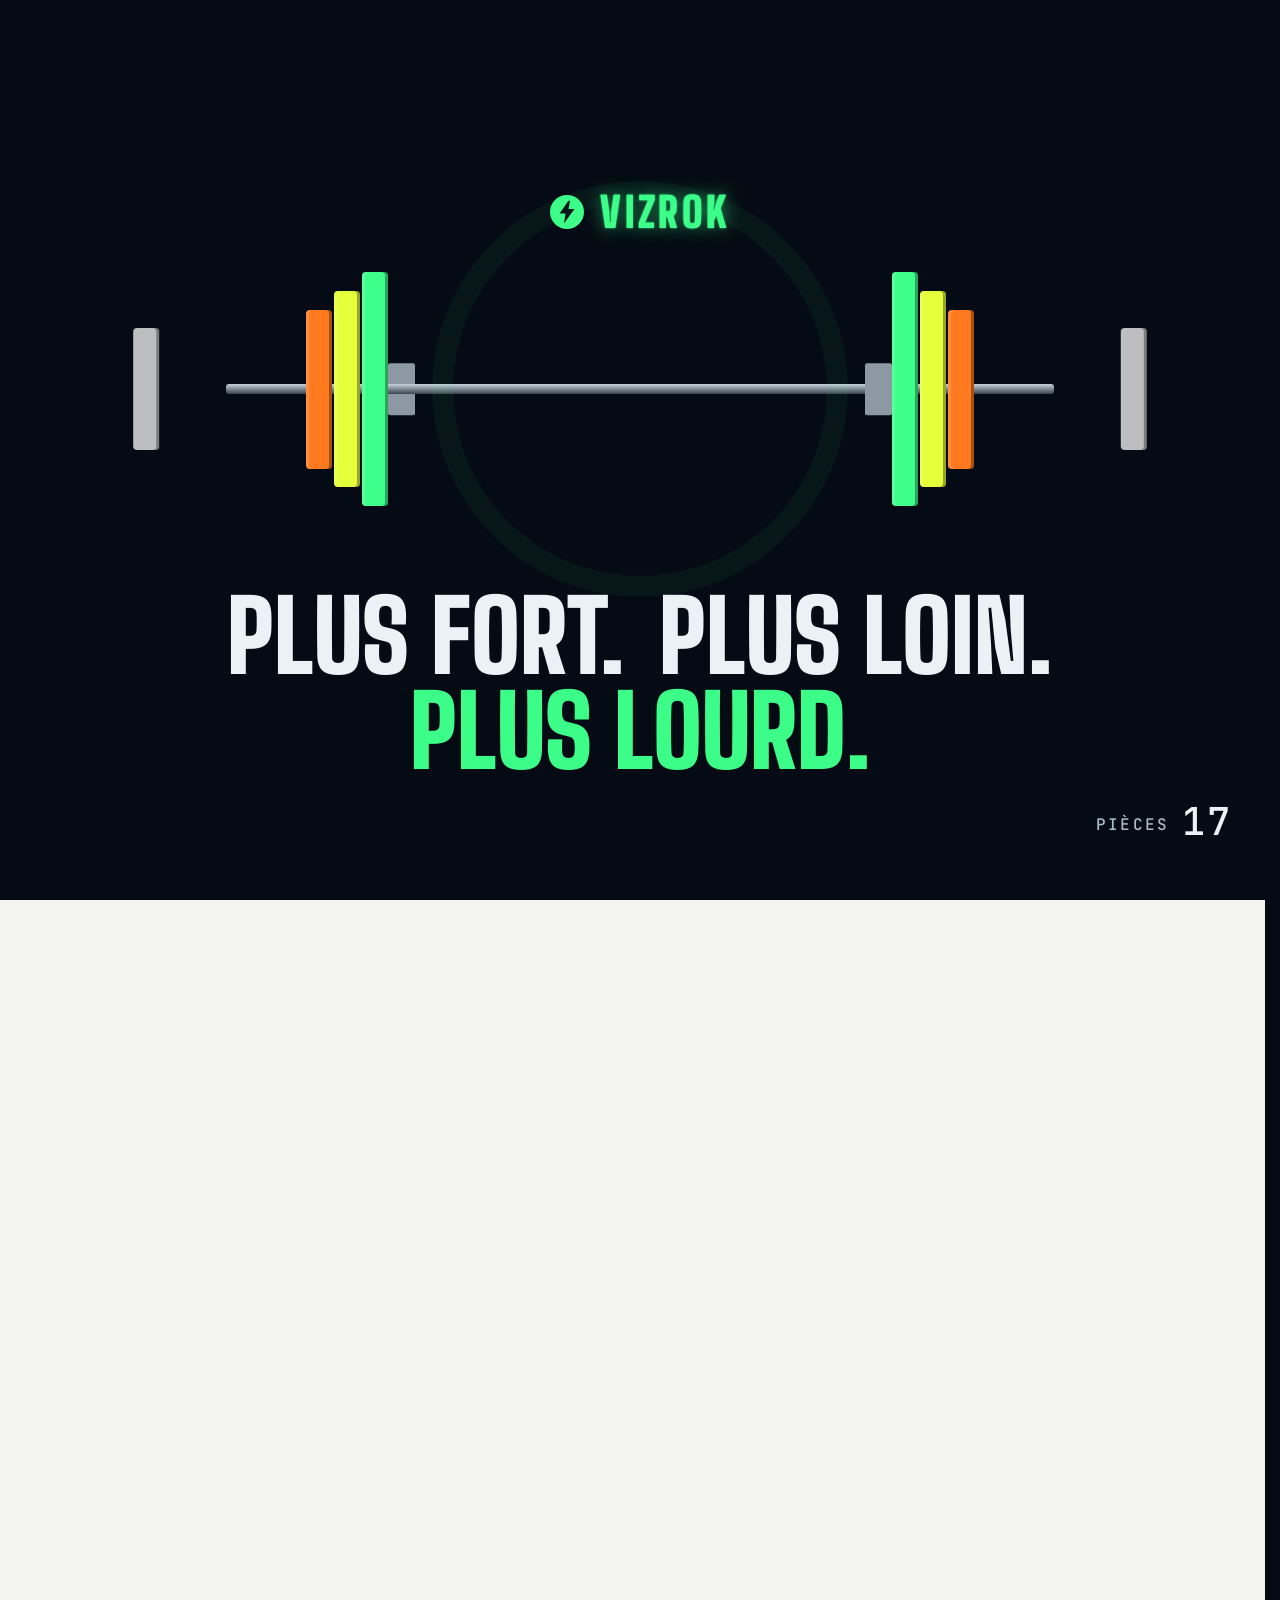
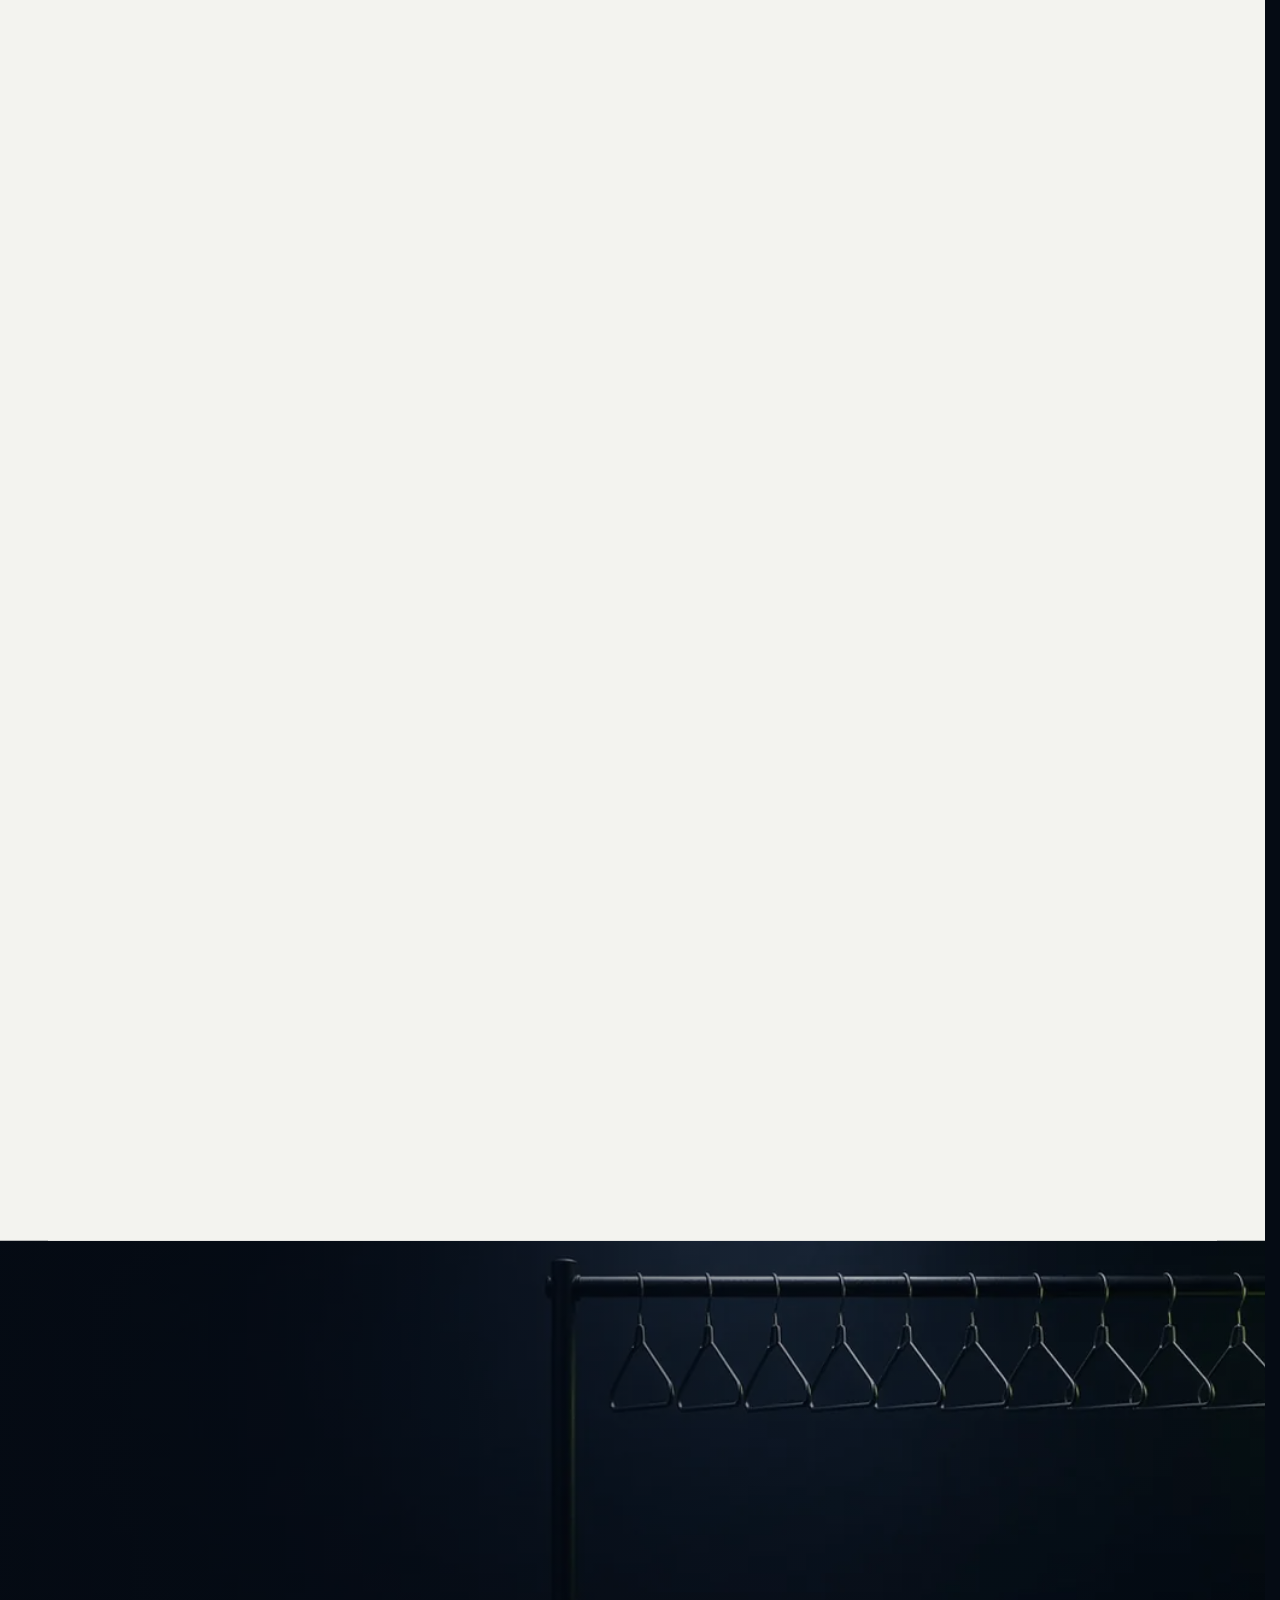
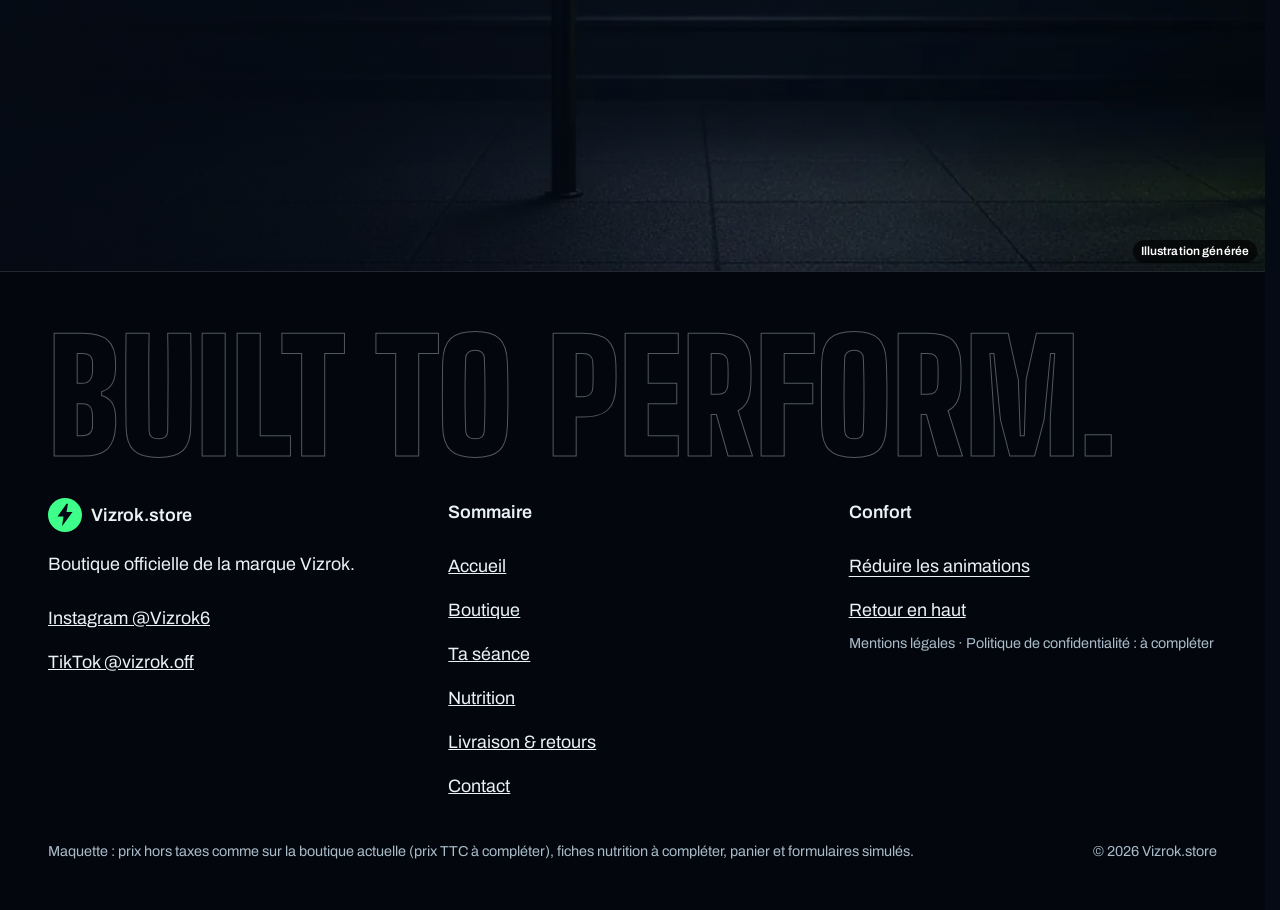
<file: boutique.html>
<!doctype html>
<html lang="fr" data-v="4" data-page="boutique" data-curseur>
<head>
<meta charset="utf-8">
<meta name="viewport" content="width=device-width, initial-scale=1, viewport-fit=cover">
<title>Boutique — Vizrok.store</title>
<meta name="description" content="Les 18 pièces Vizrok : vêtements, accessoires, nutrition et poster. Filtres, recherche et panier.">
<meta name="robots" content="noindex, nofollow">
<link rel="canonical" href="https://vizrok-maquette.vercel.app/boutique">
<style>:root{--fond:#050B14;--texte:#EAF2F5;--voile-fond:#0A1422;--ouverture-fond:#050B14;--menu-fond:#050B14}:root { --entete-h: 72px; --barres-h: 0px; } html { background: var(--fond); color: var(--texte); scrollbar-gutter: stable; } body { margin: 0; background: var(--fond); } html.js:not(.calme):not(.secours):not([data-arrivee="retour"]) [data-anime] { opacity: 0; } html.js:not(.calme):not(.secours):not([data-arrivee="retour"]) [data-anime].vu { opacity: 1; } [data-voile] { position: fixed; inset: 0; z-index: 900; background: var(--voile-fond); transform: translateY(100%); visibility: hidden; pointer-events: none; } html[data-arrivee="voile"]:not(.voile-leve):not(.calme):not(.secours) [data-voile] { transform: none; visibility: visible; } html.calme [data-voile], html.secours [data-voile] { visibility: hidden !important; } .ouverture-panneau { position: fixed; inset: 0; z-index: 850; display: none; place-content: center; justify-items: center; background: var(--ouverture-fond, var(--voile-fond)); color: var(--fond); text-align: center; } html.js[data-arrivee="intro"]:not(.calme):not(.secours):not(.intro-finie) .ouverture-panneau { display: grid; } html.defilement-bloque, html.defilement-bloque body, html.js[data-arrivee="intro"]:not(.calme):not(.secours):not(.intro-finie), html.js[data-arrivee="intro"]:not(.calme):not(.secours):not(.intro-finie) body, html[data-arrivee="voile"]:not(.voile-leve):not(.calme):not(.secours), html[data-arrivee="voile"]:not(.voile-leve):not(.calme):not(.secours) body { overflow: hidden; } html.js[data-arrivee="intro"]:not(.calme):not(.secours):not(.intro-finie) { background-color: var(--ouverture-fond, var(--voile-fond)); } html[data-arrivee="voile"]:not(.voile-leve):not(.calme):not(.secours) { background-color: var(--voile-fond); }</style>
<script>(function () {
var d = document.documentElement, ss = null, ls = null;
try { ss = window.sessionStorage; ls = window.localStorage; } catch (e) {}
d.classList.add('js');
var calme = false;
try { calme = !!ls && ls.getItem('socle:calme') === 'oui'; } catch (e) {}
if (!calme && window.matchMedia && matchMedia('(prefers-reduced-motion: reduce)').matches) calme = true;
if (calme) d.classList.add('calme');
var nav = performance.getEntriesByType ? performance.getEntriesByType('navigation')[0] : null;
var type = nav ? nav.type : 'navigate';
var depart = null;
try { depart = JSON.parse(ss.getItem('socle:depart') || 'null'); ss.removeItem('socle:depart'); } catch (e) {}
if (depart && !(Date.now() - depart.t < 15000)) depart = null;
var retourSection = false;
try { retourSection = !!ss.getItem('socle:calme-retour'); } catch (e) {}
var mode = type === 'back_forward' || retourSection ? 'retour' : type === 'reload' ? 'intro' : depart ? 'voile' : 'intro';
d.setAttribute('data-arrivee', mode);
if (mode === 'voile' && depart.couleur) d.style.setProperty('--voile-fond', depart.couleur);
if (type === 'reload' && 'scrollRestoration' in history) {
if (!retourSection) history.scrollRestoration = 'manual';
}
try {
var choisie = ls && ls.getItem('socle:langue');
var langue = (d.lang || '').slice(0, 2);
if (choisie && choisie !== langue && type === 'navigate' && !depart) {
var alt = document.querySelector('link[rel="alternate"][hreflang="' + choisie + '"]');
if (alt) location.replace(new URL(alt.href).pathname + location.search + location.hash);
}
} catch (e) {}
setTimeout(function () { if (!d.classList.contains('demarre')) d.classList.add('secours'); }, 2000);
})();</script>
<link rel="preload" href="/assets/fonts/titres-900.woff2" as="font" type="font/woff2" crossorigin>
<link rel="preload" href="/assets/fonts/texte-400.woff2" as="font" type="font/woff2" crossorigin>
<link rel="stylesheet" href="/assets/css/socle.css?v=4">
<link rel="stylesheet" href="/assets/css/site.css?v=4">
<link rel="modulepreload" href="/assets/js/site.js?v=4">
<link rel="modulepreload" href="/assets/js/socle/index.js?v=4">
<script src="/assets/vendor/gsap.min.js" defer></script>
<script src="/assets/vendor/ScrollTrigger.min.js" defer></script>
<script src="/assets/vendor/SplitText.min.js" defer></script>
<script src="/assets/vendor/Flip.min.js" defer></script>
<script type="module" src="/assets/js/site.js?v=4"></script>
<meta name="theme-color" content="#050B14">
<link rel="icon" href="/assets/images/favicon.svg" type="image/svg+xml">
<link rel="apple-touch-icon" href="/assets/images/apple-touch-icon.png">
<meta property="og:type" content="website">
<meta property="og:site_name" content="Vizrok.store">
<meta property="og:locale" content="fr_FR">
<meta property="og:title" content="Boutique — Vizrok.store">
<meta property="og:description" content="Les 18 pièces Vizrok : vêtements, accessoires, nutrition et poster. Filtres, recherche et panier.">
<meta property="og:url" content="https://vizrok-maquette.vercel.app/boutique">
<meta property="og:image" content="https://vizrok-maquette.vercel.app/assets/partage/boutique-fr.jpg">
<meta property="og:image:width" content="1200">
<meta property="og:image:height" content="630">
<meta property="og:image:alt" content="Portant noir vide sous un projecteur, boutique Vizrok.store">
<meta name="twitter:card" content="summary_large_image">
<script type="application/ld+json">{"@context":"https://schema.org","@type":"OnlineStore","name":"Vizrok.store","url":"https://vizrok-maquette.vercel.app/","description":"Boutique officielle Vizrok : vêtements, accessoires et gamme Vizrok Nutrition, fabriqués à la demande.","slogan":"Built to Perform.","sameAs":["https://instagram.com/Vizrok6","https://tiktok.com/@vizrok.off"],"paymentAccepted":"Carte bancaire, PayPal, Google Pay, Apple Pay"}</script>
</head>
<body id="haut">
<div data-voile aria-hidden="true"><div class="voile-disque"><svg viewBox="0 0 200 200" aria-hidden="true"><defs><path id="vd-cercle" d="M100 100m-66 0a66 66 0 1 1 132 0a66 66 0 1 1-132 0"/></defs><circle class="vd-fond" cx="100" cy="100" r="100"/><g class="vd-marques"><circle cx="100" cy="100" r="96" class="vd-bord"/><circle cx="100" cy="100" r="80" class="vd-rainure"/><text class="vd-texte"><textPath href="#vd-cercle" textLength="404" lengthAdjust="spacing">VIZROK · BUILT TO PERFORM · 20 KG ·</textPath></text><circle cx="100" cy="100" r="30" class="vd-moyeu"/><circle cx="100" cy="100" r="11" class="vd-trou"/></g></svg></div><div class="voile-contenu"><span class="marque" aria-hidden="true"><svg class="marque-eclair" viewBox="0 0 24 32" width="18" height="24"><path d="M14 1 2 18h8l-2 13L22 12h-8l2-11z" fill="currentColor"/></svg></span><span data-voile-libelle>Boutique</span><span class="voile-barre"></span></div></div>
<div class="ouverture-panneau" data-ouverture aria-hidden="true" data-effet="barre-chargee">
  <p class="intro-logo"><span class="marque" aria-hidden="true"><svg class="marque-eclair" viewBox="0 0 24 32" width="18" height="24"><path d="M14 1 2 18h8l-2 13L22 12h-8l2-11z" fill="currentColor"/></svg></span><span class="intro-neon">VIZROK</span></p>
  <div class="intro-scene">
    <div class="intro-barre"><span class="intro-manchon intro-manchon--g"></span><span class="intro-tige"></span><span class="intro-manchon intro-manchon--d"></span>
      <span class="intro-cote intro-cote--g"><span class="intro-disque d-vert" style="--i:0"></span><span class="intro-disque d-jaune" style="--i:1"></span><span class="intro-disque d-orange" style="--i:2"></span><span class="intro-disque d-blanc" style="--i:3"></span></span><span class="intro-cote intro-cote--d"><span class="intro-disque d-vert" style="--i:0"></span><span class="intro-disque d-jaune" style="--i:1"></span><span class="intro-disque d-orange" style="--i:2"></span><span class="intro-disque d-blanc" style="--i:3"></span></span>
    </div>
    <span class="intro-choc" aria-hidden="true"></span>
  </div>
  <p class="intro-mots"><span>Plus fort.</span> <span>Plus loin.</span> <span>Plus lourd.</span></p>
  <p class="intro-compteur"><span class="intro-compteur-libelle">Pièces</span> <span class="intro-compteur-valeur" data-intro-compteur>00</span></p>
</div>
<a class="evitement" href="#contenu">Aller au contenu</a>
<header data-entete>
  <div class="entete-rangee">
    <a class="entete-logo" href="/" data-libelle="Accueil">
      <span class="marque" aria-hidden="true"><svg class="marque-eclair" viewBox="0 0 24 32" width="18" height="24"><path d="M14 1 2 18h8l-2 13L22 12h-8l2-11z" fill="currentColor"/></svg></span><span class="entete-nom">Vizrok<span class="entete-point">.store</span></span>
    </a>
    <nav data-nav aria-label="Navigation principale">
      <ul><li><a href="/boutique" data-libelle="Boutique" aria-current="page">Boutique</a></li><li><a href="/seance" data-libelle="Ta séance">Ta séance</a></li><li><a href="/nutrition" data-libelle="Nutrition">Nutrition</a></li><li><a href="/livraison" data-libelle="Livraison &amp; retours">Livraison &amp; retours</a></li><li><a href="/contact" data-libelle="Contact">Contact</a></li></ul>
    </nav>
    <div class="entete-actions">
      <button type="button" class="bouton bouton-panier " data-panier-ouvrir aria-controls="panier" aria-expanded="false">Panier <span class="panier-compte" data-panier-compte>0</span></button>
      <button type="button" data-menu-bouton aria-controls="menu" aria-expanded="false" data-libelle-ouvrir="Menu" data-libelle-fermer="Fermer"><span data-libelle-bouton>Menu</span></button>
    </div>
  </div>
</header>
<div id="menu" data-menu role="dialog" aria-modal="true" aria-label="Menu">
  <ul><li style="--i:0"><a href="/" class="menu-lien" data-libelle="Accueil">Accueil</a></li><li style="--i:1"><a href="/boutique" class="menu-lien" data-libelle="Boutique" aria-current="page">Boutique</a></li><li style="--i:2"><a href="/seance" class="menu-lien" data-libelle="Ta séance">Ta séance</a></li><li style="--i:3"><a href="/nutrition" class="menu-lien" data-libelle="Nutrition">Nutrition</a></li><li style="--i:4"><a href="/livraison" class="menu-lien" data-libelle="Livraison &amp; retours">Livraison &amp; retours</a></li><li style="--i:5"><a href="/contact" class="menu-lien" data-libelle="Contact">Contact</a></li></ul>
  <ul class="menu-reseaux"><li><a class="lien-reseau" href="https://instagram.com/Vizrok6" target="_blank" rel="noopener">Instagram <span>@Vizrok6</span></a></li><li><a class="lien-reseau" href="https://tiktok.com/@vizrok.off" target="_blank" rel="noopener">TikTok <span>@vizrok.off</span></a></li></ul>
  <p><button type="button" class="lien" data-calme-bascule data-libelle-reduire="Réduire les animations" data-libelle-retablir="Rétablir les animations" data-libelle-systeme="Animations réduites par votre appareil"><span data-libelle-bouton>Réduire les animations</span></button></p>
</div>
<main id="contenu" tabindex="-1">
<section class="b-tete" id="debut">
  <div class="conteneur b-tete-cadre">
    <div class="b-tete-texte">
      <p class="surtitre">Boutique officielle</p>
      <h1 class="b-titre"><span data-anime="gsap" class="b-titre-mot">Boutique</span></h1>
      <p class="b-titre-compte" data-info-cle><span data-compteur="18">18</span> pièces</p>
      <p data-anime>Toutes les pièces Vizrok. Filtre, cherche, ajoute au panier.</p>
    </div>
    <div class="b-filtres" role="group" aria-label="Collections" data-effet="disques-filtres" data-visuel>
      <button type="button" class="b-filtre" data-filtre="tout" aria-pressed="true" data-action-principale><svg class="disque d-gris" viewBox="0 0 100 100" aria-hidden="true"><circle cx="50" cy="50" r="48" class="disque-bord"/><circle cx="50" cy="50" r="38" class="disque-face"/><circle cx="50" cy="50" r="30" class="disque-rainure"/><circle cx="50" cy="50" r="7" class="disque-trou"/></svg><span>Tout <b>18</b></span></button>
      <button type="button" class="b-filtre" data-filtre="vetements" aria-pressed="false"><svg class="disque d-vert" viewBox="0 0 100 100" aria-hidden="true"><circle cx="50" cy="50" r="48" class="disque-bord"/><circle cx="50" cy="50" r="38" class="disque-face"/><circle cx="50" cy="50" r="30" class="disque-rainure"/><circle cx="50" cy="50" r="7" class="disque-trou"/></svg><span>Vêtements <b>7</b></span></button><button type="button" class="b-filtre" data-filtre="accessoires" aria-pressed="false"><svg class="disque d-jaune" viewBox="0 0 100 100" aria-hidden="true"><circle cx="50" cy="50" r="48" class="disque-bord"/><circle cx="50" cy="50" r="38" class="disque-face"/><circle cx="50" cy="50" r="30" class="disque-rainure"/><circle cx="50" cy="50" r="7" class="disque-trou"/></svg><span>Accessoires <b>5</b></span></button><button type="button" class="b-filtre" data-filtre="nutrition" aria-pressed="false"><svg class="disque d-orange" viewBox="0 0 100 100" aria-hidden="true"><circle cx="50" cy="50" r="48" class="disque-bord"/><circle cx="50" cy="50" r="38" class="disque-face"/><circle cx="50" cy="50" r="30" class="disque-rainure"/><circle cx="50" cy="50" r="7" class="disque-trou"/></svg><span>Nutrition <b>5</b></span></button><button type="button" class="b-filtre" data-filtre="deco" aria-pressed="false"><svg class="disque d-blanc" viewBox="0 0 100 100" aria-hidden="true"><circle cx="50" cy="50" r="48" class="disque-bord"/><circle cx="50" cy="50" r="38" class="disque-face"/><circle cx="50" cy="50" r="30" class="disque-rainure"/><circle cx="50" cy="50" r="7" class="disque-trou"/></svg><span>Déco <b>1</b></span></button>
    </div>
  </div>
</section>
<section class="clair b-catalogue conteneur" id="catalogue">
  <div class="b-outils">
    <div class="champ b-recherche">
      <label for="b-q">Chercher une pièce</label>
      <input id="b-q" type="search" name="q" autocomplete="off" placeholder="Exemple : hoodie, gourde, whey" data-recherche>
    </div>
    <div class="champ b-tri">
      <label for="b-tri">Trier</label>
      <select id="b-tri" name="tri" data-tri>
        <option value="defaut">Nouveautés d&#39;abord</option>
        <option value="prix">Prix croissant</option>
        <option value="prix-desc">Prix décroissant</option>
      </select>
    </div>
    <p class="b-compte" aria-live="polite"><strong data-compte-affiche>18</strong> pièces affichées</p>
  </div>
  <div class="b-grille" data-grille data-anime="cascade">
    <article class="fiche " data-produit="maillot" data-categorie="vetements" data-prix-valeur="22.73" data-nom="Vizrok.store Maillot de sport Maillot de sport Maillot de sport unisexe léger en mesh polyester respirant, imprimé au visuel Vizrok.">
  <a class="fiche-lien" href="/boutique?produit=maillot" data-produit-ouvrir="maillot" data-libelle="Boutique" data-vue-alt="/assets/images/produits/maillot-2" data-vue-alt-fond="#E4E4E4">
    <figure class="media media--produit fiche-media" style="--cadrage:50% 50%;--plaque:#000000">
  <picture>
    <img src="/assets/images/produits/maillot-1-1200.webp" srcset="/assets/images/produits/maillot-1-480.webp 480w, /assets/images/produits/maillot-1-800.webp 800w, /assets/images/produits/maillot-1-1200.webp 1200w" sizes="(max-width: 560px) 50vw, (max-width: 1000px) 33vw, 25vw" alt="Vizrok.store Maillot de sport" width="1200" height="1600" loading="lazy" decoding="async">
  </picture>
</figure>
    <h2 class="fiche-nom">Maillot de sport</h2>
  </a>
  <p class="fiche-ligne"><span class="fiche-prix" data-prix>22,73 € <small>HT</small></span><span class="fiche-couleurs" role="img" aria-label="Blanc, Jaune néon, Orange néon"><i style="--c:#F2F4F2"></i><i style="--c:#E6FF3B"></i><i style="--c:#FF7A1F"></i></span></p>
  <div class="fiche-rapide" aria-hidden="true"><p class="fr-titre">Ajout rapide · taille</p><div class="fr-tailles"><button type="button" tabindex="-1" data-rapide="maillot" data-taille="S">S</button><button type="button" tabindex="-1" data-rapide="maillot" data-taille="M">M</button><button type="button" tabindex="-1" data-rapide="maillot" data-taille="L">L</button><button type="button" tabindex="-1" data-rapide="maillot" data-taille="XL">XL</button><button type="button" tabindex="-1" data-rapide="maillot" data-taille="2XL">2XL</button></div></div>
  <button type="button" class="bouton bouton--petit fiche-ajouter" data-ajouter="maillot" aria-label="Choisir : Maillot de sport">Choisir</button>
</article><article class="fiche " data-produit="tshirt" data-categorie="vetements" data-prix-valeur="23.64" data-nom="T-shirt Vizrok Comfort Colors T-shirt Comfort Colors T-shirt en coton épais, coupe ample, logo néon Vizrok au centre de la poitrine.">
  <a class="fiche-lien" href="/boutique?produit=tshirt" data-produit-ouvrir="tshirt" data-libelle="Boutique" data-vue-alt="/assets/images/produits/tshirt-3" data-vue-alt-fond="#E6E6E7">
    <figure class="media media--produit fiche-media" style="--cadrage:50% 50%;--plaque:#000000">
  <picture>
    <img src="/assets/images/produits/tshirt-1-1200.webp" srcset="/assets/images/produits/tshirt-1-480.webp 480w, /assets/images/produits/tshirt-1-800.webp 800w, /assets/images/produits/tshirt-1-1200.webp 1200w" sizes="(max-width: 560px) 50vw, (max-width: 1000px) 33vw, 25vw" alt="T-shirt Vizrok Comfort Colors" width="1200" height="1600" loading="lazy" decoding="async">
  </picture>
</figure>
    <h2 class="fiche-nom">T-shirt Comfort Colors</h2>
  </a>
  <p class="fiche-ligne"><span class="fiche-prix" data-prix>23,64 € <small>HT</small></span><span class="fiche-couleurs" role="img" aria-label="Blanc, Noir, Pepper"><i style="--c:#F2F2EE"></i><i style="--c:#16171A"></i><i style="--c:#4A4A48"></i></span></p>
  <div class="fiche-rapide" aria-hidden="true"><p class="fr-titre">Ajout rapide · taille</p><div class="fr-tailles"><button type="button" tabindex="-1" data-rapide="tshirt" data-taille="S">S</button><button type="button" tabindex="-1" data-rapide="tshirt" data-taille="M">M</button><button type="button" tabindex="-1" data-rapide="tshirt" data-taille="L">L</button><button type="button" tabindex="-1" data-rapide="tshirt" data-taille="XL">XL</button><button type="button" tabindex="-1" data-rapide="tshirt" data-taille="2XL">2XL</button><button type="button" tabindex="-1" data-rapide="tshirt" data-taille="3XL">3XL</button><button type="button" tabindex="-1" data-rapide="tshirt" data-taille="4XL">4XL</button></div></div>
  <button type="button" class="bouton bouton--petit fiche-ajouter" data-ajouter="tshirt" aria-label="Choisir : T-shirt Comfort Colors">Choisir</button>
</article><article class="fiche " data-produit="pantalon" data-categorie="vetements" data-prix-valeur="40.91" data-nom="Pantalon Vizrok Comfort Colors Pantalon Comfort Colors Pantalon de jogging en coton, coupe ample, logo néon Vizrok sur la jambe gauche.">
  <a class="fiche-lien" href="/boutique?produit=pantalon" data-produit-ouvrir="pantalon" data-libelle="Boutique">
    <figure class="media media--produit fiche-media" style="--cadrage:50% 50%;--plaque:#000000">
  <picture>
    <img src="/assets/images/produits/pantalon-1-1200.webp" srcset="/assets/images/produits/pantalon-1-480.webp 480w, /assets/images/produits/pantalon-1-800.webp 800w, /assets/images/produits/pantalon-1-1200.webp 1200w" sizes="(max-width: 560px) 50vw, (max-width: 1000px) 33vw, 25vw" alt="Pantalon Vizrok Comfort Colors" width="1200" height="1600" loading="lazy" decoding="async">
  </picture>
</figure>
    <h2 class="fiche-nom">Pantalon Comfort Colors</h2>
  </a>
  <p class="fiche-ligne"><span class="fiche-prix" data-prix>40,91 € <small>HT</small></span><span class="fiche-couleurs" role="img" aria-label="Ivoire, Peachy, Hydrangea"><i style="--c:#EDE6D6"></i><i style="--c:#E9B79A"></i><i style="--c:#7D93B8"></i></span></p>
  <div class="fiche-rapide" aria-hidden="true"><p class="fr-titre">Ajout rapide · taille</p><div class="fr-tailles"><button type="button" tabindex="-1" data-rapide="pantalon" data-taille="S">S</button><button type="button" tabindex="-1" data-rapide="pantalon" data-taille="M">M</button><button type="button" tabindex="-1" data-rapide="pantalon" data-taille="L">L</button><button type="button" tabindex="-1" data-rapide="pantalon" data-taille="XL">XL</button><button type="button" tabindex="-1" data-rapide="pantalon" data-taille="2XL">2XL</button></div></div>
  <button type="button" class="bouton bouton--petit fiche-ajouter" data-ajouter="pantalon" aria-label="Choisir : Pantalon Comfort Colors">Choisir</button>
</article><article class="fiche " data-produit="hoodie-lane-seven" data-categorie="vetements" data-prix-valeur="31.82" data-nom="Vizrok Lane Seven Hoodie Hoodie Lane Seven Sweat à capuche unisexe, logo Vizrok imprimé au centre de la poitrine. Taille petit : prendre une taille au-dessus.">
  <a class="fiche-lien" href="/boutique?produit=hoodie-lane-seven" data-produit-ouvrir="hoodie-lane-seven" data-libelle="Boutique" data-vue-alt="/assets/images/produits/hoodie-lane-seven-3" data-vue-alt-fond="#E3E3E3">
    <figure class="media media--produit fiche-media" style="--cadrage:50% 50%;--plaque:#000000">
  <picture>
    <img src="/assets/images/produits/hoodie-lane-seven-1-1200.webp" srcset="/assets/images/produits/hoodie-lane-seven-1-480.webp 480w, /assets/images/produits/hoodie-lane-seven-1-800.webp 800w, /assets/images/produits/hoodie-lane-seven-1-1200.webp 1200w" sizes="(max-width: 560px) 50vw, (max-width: 1000px) 33vw, 25vw" alt="Vizrok Lane Seven Hoodie" width="1200" height="1600" loading="lazy" decoding="async">
  </picture>
</figure>
    <h2 class="fiche-nom">Hoodie Lane Seven</h2>
  </a>
  <p class="fiche-ligne"><span class="fiche-prix" data-prix>31,82 € <small>HT</small></span><span class="fiche-couleurs" role="img" aria-label="Blanc, Noir, Anthracite chiné, Rose pâle"><i style="--c:#F2F2EE"></i><i style="--c:#16171A"></i><i style="--c:#45474C"></i><i style="--c:#F1CFD3"></i></span></p>
  <div class="fiche-rapide" aria-hidden="true"><p class="fr-titre">Ajout rapide · taille</p><div class="fr-tailles"><button type="button" tabindex="-1" data-rapide="hoodie-lane-seven" data-taille="S">S</button><button type="button" tabindex="-1" data-rapide="hoodie-lane-seven" data-taille="M">M</button><button type="button" tabindex="-1" data-rapide="hoodie-lane-seven" data-taille="L">L</button><button type="button" tabindex="-1" data-rapide="hoodie-lane-seven" data-taille="XL">XL</button><button type="button" tabindex="-1" data-rapide="hoodie-lane-seven" data-taille="2XL">2XL</button><button type="button" tabindex="-1" data-rapide="hoodie-lane-seven" data-taille="3XL">3XL</button></div></div>
  <button type="button" class="bouton bouton--petit fiche-ajouter" data-ajouter="hoodie-lane-seven" aria-label="Choisir : Hoodie Lane Seven">Choisir</button>
</article><article class="fiche " data-produit="hoodie-cotton-heritage" data-categorie="vetements" data-prix-valeur="37.28" data-nom="Vizrok Cotton Heritage Hoodie Hoodie Cotton Heritage Sweat à capuche unisexe épais, logo imprimé au centre de la poitrine. Taille petit : prendre une taille au-dessus.">
  <a class="fiche-lien" href="/boutique?produit=hoodie-cotton-heritage" data-produit-ouvrir="hoodie-cotton-heritage" data-libelle="Boutique" data-vue-alt="/assets/images/produits/hoodie-cotton-heritage-3" data-vue-alt-fond="#E5E5E5">
    <figure class="media media--produit fiche-media" style="--cadrage:50% 50%;--plaque:#000000">
  <picture>
    <img src="/assets/images/produits/hoodie-cotton-heritage-1-1200.webp" srcset="/assets/images/produits/hoodie-cotton-heritage-1-480.webp 480w, /assets/images/produits/hoodie-cotton-heritage-1-800.webp 800w, /assets/images/produits/hoodie-cotton-heritage-1-1200.webp 1200w" sizes="(max-width: 560px) 50vw, (max-width: 1000px) 33vw, 25vw" alt="Vizrok Cotton Heritage Hoodie" width="1200" height="1600" loading="lazy" decoding="async">
  </picture>
</figure>
    <h2 class="fiche-nom">Hoodie Cotton Heritage</h2>
  </a>
  <p class="fiche-ligne"><span class="fiche-prix" data-prix>37,28 € <small>HT</small></span><span class="fiche-couleurs" role="img" aria-label="Blanc, Noir, Anthracite chiné, Lavande"><i style="--c:#F2F2EE"></i><i style="--c:#16171A"></i><i style="--c:#45474C"></i><i style="--c:#B9A8D6"></i></span></p>
  <div class="fiche-rapide" aria-hidden="true"><p class="fr-titre">Ajout rapide · taille</p><div class="fr-tailles"><button type="button" tabindex="-1" data-rapide="hoodie-cotton-heritage" data-taille="S">S</button><button type="button" tabindex="-1" data-rapide="hoodie-cotton-heritage" data-taille="M">M</button><button type="button" tabindex="-1" data-rapide="hoodie-cotton-heritage" data-taille="L">L</button><button type="button" tabindex="-1" data-rapide="hoodie-cotton-heritage" data-taille="XL">XL</button><button type="button" tabindex="-1" data-rapide="hoodie-cotton-heritage" data-taille="2XL">2XL</button><button type="button" tabindex="-1" data-rapide="hoodie-cotton-heritage" data-taille="3XL">3XL</button></div></div>
  <button type="button" class="bouton bouton--petit fiche-ajouter" data-ajouter="hoodie-cotton-heritage" aria-label="Choisir : Hoodie Cotton Heritage">Choisir</button>
</article><article class="fiche " data-produit="pull-cotton-heritage" data-categorie="vetements" data-prix-valeur="32.73" data-nom="Pull Vizrok Cotton Heritage Pull Cotton Heritage Sweat unisexe épais en coton mélangé, logo néon Vizrok au centre.">
  <a class="fiche-lien" href="/boutique?produit=pull-cotton-heritage" data-produit-ouvrir="pull-cotton-heritage" data-libelle="Boutique" data-vue-alt="/assets/images/produits/pull-cotton-heritage-3" data-vue-alt-fond="#E4E4E4">
    <figure class="media media--produit fiche-media" style="--cadrage:50% 50%;--plaque:#000000">
  <picture>
    <img src="/assets/images/produits/pull-cotton-heritage-1-1200.webp" srcset="/assets/images/produits/pull-cotton-heritage-1-480.webp 480w, /assets/images/produits/pull-cotton-heritage-1-800.webp 800w, /assets/images/produits/pull-cotton-heritage-1-1200.webp 1200w" sizes="(max-width: 560px) 50vw, (max-width: 1000px) 33vw, 25vw" alt="Pull Vizrok Cotton Heritage" width="1200" height="1600" loading="lazy" decoding="async">
  </picture>
</figure>
    <h2 class="fiche-nom">Pull Cotton Heritage</h2>
  </a>
  <p class="fiche-ligne"><span class="fiche-prix" data-prix>32,73 € <small>HT</small></span><span class="fiche-couleurs" role="img" aria-label="Blanc, Noir, Anthracite chiné"><i style="--c:#F2F2EE"></i><i style="--c:#16171A"></i><i style="--c:#45474C"></i></span></p>
  <div class="fiche-rapide" aria-hidden="true"><p class="fr-titre">Ajout rapide · taille</p><div class="fr-tailles"><button type="button" tabindex="-1" data-rapide="pull-cotton-heritage" data-taille="S">S</button><button type="button" tabindex="-1" data-rapide="pull-cotton-heritage" data-taille="M">M</button><button type="button" tabindex="-1" data-rapide="pull-cotton-heritage" data-taille="L">L</button><button type="button" tabindex="-1" data-rapide="pull-cotton-heritage" data-taille="XL">XL</button><button type="button" tabindex="-1" data-rapide="pull-cotton-heritage" data-taille="2XL">2XL</button><button type="button" tabindex="-1" data-rapide="pull-cotton-heritage" data-taille="3XL">3XL</button></div></div>
  <button type="button" class="bouton bouton--petit fiche-ajouter" data-ajouter="pull-cotton-heritage" aria-label="Choisir : Pull Cotton Heritage">Choisir</button>
</article><article class="fiche " data-produit="pull-stanley-stella" data-categorie="vetements" data-prix-valeur="55.46" data-nom="Pull Vizrok Stanley/Stella Oversize Pull Stanley/Stella Oversize Sweat unisexe oversize en coton biologique, logo néon Vizrok au centre.">
  <a class="fiche-lien" href="/boutique?produit=pull-stanley-stella" data-produit-ouvrir="pull-stanley-stella" data-libelle="Boutique" data-vue-alt="/assets/images/produits/pull-stanley-stella-3" data-vue-alt-fond="#E5E5E5">
    <figure class="media media--produit fiche-media" style="--cadrage:50% 50%;--plaque:#000000">
  <picture>
    <img src="/assets/images/produits/pull-stanley-stella-1-1200.webp" srcset="/assets/images/produits/pull-stanley-stella-1-480.webp 480w, /assets/images/produits/pull-stanley-stella-1-800.webp 800w, /assets/images/produits/pull-stanley-stella-1-1200.webp 1200w" sizes="(max-width: 560px) 50vw, (max-width: 1000px) 33vw, 25vw" alt="Pull Vizrok Stanley/Stella Oversize" width="1200" height="1600" loading="lazy" decoding="async">
  </picture>
</figure>
    <h2 class="fiche-nom">Pull Stanley/Stella Oversize</h2>
  </a>
  <p class="fiche-ligne"><span class="fiche-prix" data-prix>55,46 € <small>HT</small></span><span class="fiche-couleurs" role="img" aria-label="Blanc, Gris chiné, Noir"><i style="--c:#F2F2EE"></i><i style="--c:#A5A7AB"></i><i style="--c:#16171A"></i></span></p>
  <div class="fiche-rapide" aria-hidden="true"><p class="fr-titre">Ajout rapide · taille</p><div class="fr-tailles"><button type="button" tabindex="-1" data-rapide="pull-stanley-stella" data-taille="S">S</button><button type="button" tabindex="-1" data-rapide="pull-stanley-stella" data-taille="M">M</button><button type="button" tabindex="-1" data-rapide="pull-stanley-stella" data-taille="L">L</button><button type="button" tabindex="-1" data-rapide="pull-stanley-stella" data-taille="XL">XL</button><button type="button" tabindex="-1" data-rapide="pull-stanley-stella" data-taille="2XL">2XL</button></div></div>
  <button type="button" class="bouton bouton--petit fiche-ajouter" data-ajouter="pull-stanley-stella" aria-label="Choisir : Pull Stanley/Stella Oversize">Choisir</button>
</article><article class="fiche " data-produit="bob" data-categorie="accessoires" data-prix-valeur="25.46" data-nom="Vizrok Big Accessories Bucket Hat Bob Big Accessories Bob de la ligne Vizrok Big Accessories, emblème éclair sur le devant.">
  <a class="fiche-lien" href="/boutique?produit=bob" data-produit-ouvrir="bob" data-libelle="Boutique" data-vue-alt="/assets/images/produits/bob-3" data-vue-alt-fond="#8E8182" data-vue-alt-plein>
    <figure class="media media--produit fiche-media" style="--cadrage:50% 50%;--plaque:#000000">
  <picture>
    <img src="/assets/images/produits/bob-1-1200.webp" srcset="/assets/images/produits/bob-1-480.webp 480w, /assets/images/produits/bob-1-800.webp 800w, /assets/images/produits/bob-1-1200.webp 1200w" sizes="(max-width: 560px) 50vw, (max-width: 1000px) 33vw, 25vw" alt="Vizrok Big Accessories Bucket Hat" width="1200" height="1600" loading="lazy" decoding="async">
  </picture>
</figure>
    <h2 class="fiche-nom">Bob Big Accessories</h2>
  </a>
  <p class="fiche-ligne"><span class="fiche-prix" data-prix>25,46 € <small>HT</small></span></p>
  <button type="button" class="bouton bouton--petit fiche-ajouter" data-ajouter="bob" aria-label="Ajouter : Bob Big Accessories">Ajouter</button>
</article><article class="fiche " data-produit="casquette" data-categorie="accessoires" data-prix-valeur="22.73" data-nom="Vizrok Casquette Otto Cap Low Profile Casquette Otto Low Profile Casquette basse non structurée, emblème éclair sur le devant.">
  <a class="fiche-lien" href="/boutique?produit=casquette" data-produit-ouvrir="casquette" data-libelle="Boutique" data-vue-alt="/assets/images/produits/casquette-4" data-vue-alt-fond="#EDCFC6" data-vue-alt-plein>
    <figure class="media media--produit fiche-media" style="--cadrage:50% 50%;--plaque:#000000">
  <picture>
    <img src="/assets/images/produits/casquette-1-1200.webp" srcset="/assets/images/produits/casquette-1-480.webp 480w, /assets/images/produits/casquette-1-800.webp 800w, /assets/images/produits/casquette-1-1200.webp 1200w" sizes="(max-width: 560px) 50vw, (max-width: 1000px) 33vw, 25vw" alt="Vizrok Casquette Otto Cap Low Profile" width="1200" height="1600" loading="lazy" decoding="async">
  </picture>
</figure>
    <h2 class="fiche-nom">Casquette Otto Low Profile</h2>
  </a>
  <p class="fiche-ligne"><span class="fiche-prix" data-prix>22,73 € <small>HT</small></span><span class="fiche-couleurs" role="img" aria-label="Blanc, Kaki, Rouge"><i style="--c:#F2F2EE"></i><i style="--c:#9C8F6A"></i><i style="--c:#C8252B"></i></span></p>
  <button type="button" class="bouton bouton--petit fiche-ajouter" data-ajouter="casquette" aria-label="Ajouter : Casquette Otto Low Profile">Ajouter</button>
</article><article class="fiche " data-produit="gourde" data-categorie="accessoires" data-prix-valeur="28.18" data-nom="Vizrok Stainless Steel Water Bottle Gourde inox Gourde isotherme en acier inoxydable aux couleurs de Vizrok.">
  <a class="fiche-lien" href="/boutique?produit=gourde" data-produit-ouvrir="gourde" data-libelle="Boutique" data-vue-alt="/assets/images/produits/gourde-3" data-vue-alt-fond="#706E6E" data-vue-alt-plein>
    <figure class="media media--produit fiche-media" style="--cadrage:50% 50%;--plaque:#000000">
  <picture>
    <img src="/assets/images/produits/gourde-1-1200.webp" srcset="/assets/images/produits/gourde-1-480.webp 480w, /assets/images/produits/gourde-1-800.webp 800w, /assets/images/produits/gourde-1-1200.webp 1200w" sizes="(max-width: 560px) 50vw, (max-width: 1000px) 33vw, 25vw" alt="Vizrok Stainless Steel Water Bottle" width="1200" height="1600" loading="lazy" decoding="async">
  </picture>
</figure>
    <h2 class="fiche-nom">Gourde inox</h2>
  </a>
  <p class="fiche-ligne"><span class="fiche-prix" data-prix>28,18 € <small>HT</small></span><span class="fiche-couleurs" role="img" aria-label="Noir, Blanc"><i style="--c:#16171A"></i><i style="--c:#F2F2EE"></i></span></p>
  <button type="button" class="bouton bouton--petit fiche-ajouter" data-ajouter="gourde" aria-label="Ajouter : Gourde inox">Ajouter</button>
</article><article class="fiche " data-produit="verre-shaker" data-categorie="accessoires" data-prix-valeur="22.73" data-nom="Vizrok Shaker Pint Glass Verre shaker Verre de 473 ml au logo Vizrok.">
  <a class="fiche-lien" href="/boutique?produit=verre-shaker" data-produit-ouvrir="verre-shaker" data-libelle="Boutique" data-vue-alt="/assets/images/produits/verre-shaker-2" data-vue-alt-fond="#F6F6F6">
    <figure class="media media--produit media--clair fiche-media" style="--cadrage:50% 50%;--plaque:#F9F9F9">
  <picture>
    <img src="/assets/images/produits/verre-shaker-1-1200.webp" srcset="/assets/images/produits/verre-shaker-1-480.webp 480w, /assets/images/produits/verre-shaker-1-800.webp 800w, /assets/images/produits/verre-shaker-1-1200.webp 1200w" sizes="(max-width: 560px) 50vw, (max-width: 1000px) 33vw, 25vw" alt="Vizrok Shaker Pint Glass" width="1200" height="1600" loading="lazy" decoding="async">
  </picture>
</figure>
    <h2 class="fiche-nom">Verre shaker</h2>
  </a>
  <p class="fiche-ligne"><span class="fiche-prix" data-prix>22,73 € <small>HT</small></span></p>
  <button type="button" class="bouton bouton--petit fiche-ajouter" data-ajouter="verre-shaker" aria-label="Ajouter : Verre shaker">Ajouter</button>
</article><article class="fiche " data-produit="verre-canette" data-categorie="accessoires" data-prix-valeur="20" data-nom="Vizrok.store Verre en forme de canette Verre canette Verre transparent en forme de canette, imprimé au visuel Vizrok.">
  <a class="fiche-lien" href="/boutique?produit=verre-canette" data-produit-ouvrir="verre-canette" data-libelle="Boutique" data-vue-alt="/assets/images/produits/verre-canette-2" data-vue-alt-fond="#000000">
    <figure class="media media--produit fiche-media" style="--cadrage:50% 50%;--plaque:#000000">
  <picture>
    <img src="/assets/images/produits/verre-canette-1-1200.webp" srcset="/assets/images/produits/verre-canette-1-480.webp 480w, /assets/images/produits/verre-canette-1-800.webp 800w, /assets/images/produits/verre-canette-1-1200.webp 1200w" sizes="(max-width: 560px) 50vw, (max-width: 1000px) 33vw, 25vw" alt="Vizrok.store Verre en forme de canette" width="1200" height="1600" loading="lazy" decoding="async">
  </picture>
</figure>
    <h2 class="fiche-nom">Verre canette</h2>
  </a>
  <p class="fiche-ligne"><span class="fiche-prix" data-prix>20,00 € <small>HT</small></span></p>
  <button type="button" class="bouton bouton--petit fiche-ajouter" data-ajouter="verre-canette" aria-label="Ajouter : Verre canette">Ajouter</button>
</article><article class="fiche " data-produit="poster" data-categorie="deco" data-prix-valeur="15" data-nom="Poster Vizrok paysage Poster paysage Poster Vizrok au format paysage, finition mate.">
  <a class="fiche-lien" href="/boutique?produit=poster" data-produit-ouvrir="poster" data-libelle="Boutique" data-vue-alt="/assets/images/produits/poster-3" data-vue-alt-fond="#EEECEC" data-vue-alt-plein>
    <figure class="media media--produit fiche-media" style="--cadrage:50% 50%;--plaque:#000000">
  <picture>
    <img src="/assets/images/produits/poster-1-1200.webp" srcset="/assets/images/produits/poster-1-480.webp 480w, /assets/images/produits/poster-1-800.webp 800w, /assets/images/produits/poster-1-1200.webp 1200w" sizes="(max-width: 560px) 50vw, (max-width: 1000px) 33vw, 25vw" alt="Poster Vizrok paysage" width="1200" height="1600" loading="lazy" decoding="async">
  </picture>
</figure>
    <h2 class="fiche-nom">Poster paysage</h2>
  </a>
  <p class="fiche-ligne"><span class="fiche-prix" data-prix>15,00 € <small>HT</small></span></p>
  <button type="button" class="bouton bouton--petit fiche-ajouter" data-ajouter="poster" aria-label="Ajouter : Poster paysage">Ajouter</button>
</article><article class="fiche " data-produit="nutrimax" data-categorie="nutrition" data-prix-valeur="40.91" data-nom="Nutrimax Nutrimax La gamme NutriMax : whey goût chocolat, gainer, BCAA goût fruits rouges, pré-workout, électrolytes, multivitamines, oméga-3 et barre protéinée.">
  <a class="fiche-lien" href="/boutique?produit=nutrimax" data-produit-ouvrir="nutrimax" data-libelle="Boutique">
    <figure class="media media--produit media--plein fiche-media" style="--cadrage:50% 50%;--plaque:#CBB2A3">
  <picture>
    <img src="/assets/images/produits/nutrimax-1-1200.webp" srcset="/assets/images/produits/nutrimax-1-480.webp 480w, /assets/images/produits/nutrimax-1-800.webp 800w, /assets/images/produits/nutrimax-1-1200.webp 1200w" sizes="(max-width: 560px) 50vw, (max-width: 1000px) 33vw, 25vw" alt="Nutrimax" width="1200" height="800" loading="lazy" decoding="async">
  </picture>
</figure>
    <h2 class="fiche-nom">Nutrimax</h2>
  </a>
  <p class="fiche-ligne"><span class="fiche-prix" data-prix>40,91 € <small>HT</small></span></p>
  <p class="fiche-note"><span>Fiche à compléter</span></p>
  <button type="button" class="bouton bouton--petit fiche-ajouter" data-ajouter="nutrimax" aria-label="Ajouter : Nutrimax">Ajouter</button>
</article><article class="fiche " data-produit="energy" data-categorie="nutrition" data-prix-valeur="12.73" data-nom="VIZROK ENERGY Vizrok Energy Boisson énergisante de la gamme Vizrok Nutrition, au goût frais.">
  <a class="fiche-lien" href="/boutique?produit=energy" data-produit-ouvrir="energy" data-libelle="Boutique">
    <figure class="media media--produit media--plein fiche-media" style="--cadrage:50% 50%;--plaque:#4C4E41">
  <picture>
    <img src="/assets/images/produits/energy-1-1200.webp" srcset="/assets/images/produits/energy-1-480.webp 480w, /assets/images/produits/energy-1-800.webp 800w, /assets/images/produits/energy-1-1200.webp 1200w" sizes="(max-width: 560px) 50vw, (max-width: 1000px) 33vw, 25vw" alt="VIZROK ENERGY" width="1200" height="800" loading="lazy" decoding="async">
  </picture>
</figure>
    <h2 class="fiche-nom">Vizrok Energy</h2>
  </a>
  <p class="fiche-ligne"><span class="fiche-prix" data-prix>12,73 € <small>HT</small></span></p>
  <p class="fiche-note"><span>Fiche à compléter</span></p>
  <button type="button" class="bouton bouton--petit fiche-ajouter" data-ajouter="energy" aria-label="Ajouter : Vizrok Energy">Ajouter</button>
</article><article class="fiche " data-produit="barre" data-categorie="nutrition" data-prix-valeur="15.91" data-nom="Vizrok nutrition-Barre chocolat protéinées Barre protéinée Barre de 55 g à 25 % de protéines, sans huile de palme, en six saveurs.">
  <a class="fiche-lien" href="/boutique?produit=barre" data-produit-ouvrir="barre" data-libelle="Boutique">
    <figure class="media media--produit media--plein media--clair fiche-media" style="--cadrage:50% 50%;--plaque:#F6D7A9">
  <picture>
    <img src="/assets/images/produits/barre-1-1200.webp" srcset="/assets/images/produits/barre-1-480.webp 480w, /assets/images/produits/barre-1-800.webp 800w, /assets/images/produits/barre-1-1200.webp 1200w" sizes="(max-width: 560px) 50vw, (max-width: 1000px) 33vw, 25vw" alt="Vizrok nutrition-Barre chocolat protéinées" width="1200" height="800" loading="lazy" decoding="async">
  </picture>
</figure>
    <h2 class="fiche-nom">Barre protéinée</h2>
  </a>
  <p class="fiche-ligne"><span class="fiche-prix" data-prix>15,91 € <small>HT</small></span></p>
  <p class="fiche-note"><span>Fiche à compléter</span></p>
  <button type="button" class="bouton bouton--petit fiche-ajouter" data-ajouter="barre" aria-label="Ajouter : Barre protéinée">Ajouter</button>
</article><article class="fiche " data-produit="built-to-perform" data-categorie="nutrition" data-prix-valeur="50.91" data-nom="Vizrok - Built to Perform. Built to Perform La sélection Built to Perform : Performance Whey, Pure Creatine (créatine monohydrate) et Fuel Cookies.">
  <a class="fiche-lien" href="/boutique?produit=built-to-perform" data-produit-ouvrir="built-to-perform" data-libelle="Boutique">
    <figure class="media media--produit media--plein fiche-media" style="--cadrage:50% 50%;--plaque:#1D1C1C">
  <picture>
    <img src="/assets/images/produits/built-to-perform-1-1200.webp" srcset="/assets/images/produits/built-to-perform-1-480.webp 480w, /assets/images/produits/built-to-perform-1-800.webp 800w, /assets/images/produits/built-to-perform-1-1200.webp 1200w" sizes="(max-width: 560px) 50vw, (max-width: 1000px) 33vw, 25vw" alt="Vizrok - Built to Perform." width="1200" height="800" loading="lazy" decoding="async">
  </picture>
</figure>
    <h2 class="fiche-nom">Built to Perform</h2>
  </a>
  <p class="fiche-ligne"><span class="fiche-prix" data-prix>50,91 € <small>HT</small></span></p>
  <p class="fiche-note"><span>Fiche à compléter</span></p>
  <button type="button" class="bouton bouton--petit fiche-ajouter" data-ajouter="built-to-perform" aria-label="Ajouter : Built to Perform">Ajouter</button>
</article><article class="fiche " data-produit="whey" data-categorie="nutrition" data-prix-valeur="27.27" data-nom="Vizrok WHEY PROTEIN Whey Protein Protéine en poudre de la nouvelle collection Vizrok Nutrition.">
  <a class="fiche-lien" href="/boutique?produit=whey" data-produit-ouvrir="whey" data-libelle="Boutique">
    <figure class="media media--produit media--plein fiche-media" style="--cadrage:50% 50%;--plaque:#554F4F">
  <picture>
    <img src="/assets/images/produits/whey-1-1200.webp" srcset="/assets/images/produits/whey-1-480.webp 480w, /assets/images/produits/whey-1-800.webp 800w, /assets/images/produits/whey-1-1200.webp 1200w" sizes="(max-width: 560px) 50vw, (max-width: 1000px) 33vw, 25vw" alt="Vizrok WHEY PROTEIN" width="1200" height="994" loading="lazy" decoding="async">
  </picture>
</figure>
    <h2 class="fiche-nom">Whey Protein</h2>
  </a>
  <p class="fiche-ligne"><span class="fiche-prix" data-prix>27,27 € <small>HT</small></span></p>
  <p class="fiche-note"><span>Fiche à compléter</span></p>
  <button type="button" class="bouton bouton--petit fiche-ajouter" data-ajouter="whey" aria-label="Ajouter : Whey Protein">Ajouter</button>
</article>
  </div>
  <div class="b-aucun" data-aucun hidden>
    <p>Aucune pièce ne correspond. Essaie un autre mot ou une autre collection.</p>
    <button type="button" class="bouton bouton--contour" data-effacer>Tout afficher</button>
  </div>
</section>
<section class="b-rayon" id="rayon">
  <figure class="media b-rayon-media" data-grok data-fx="parallaxe" style="--cadrage:70% 50%">
  <picture>
    <img src="/assets/images/grok/boutique-rayon-1280.webp" srcset="/assets/images/grok/boutique-rayon-640.webp 640w, /assets/images/grok/boutique-rayon-1280.webp 1280w, /assets/images/grok/boutique-rayon-1600.webp 1600w" sizes="100vw" alt="Portant noir vide avec des cintres en acier" width="1280" height="859" loading="lazy" decoding="async">
  </picture><figcaption class="mention-ia">Illustration générée</figcaption>
</figure>
  <div class="b-rayon-texte conteneur">
    <h2 data-anime="lignes">Il manque une pièce à ton kit ?</h2>
    <p data-anime>Compose ta séance : maillot, gourde, verre et casquette, total en direct.</p>
    <p data-anime><a href="/seance#kit" class="bouton" data-libelle="Ta séance" data-survol="magnetique">Composer ma séance</a></p>
  </div>
</section>
<dialog class="fiche-volet" id="fiche-volet" aria-labelledby="fv-titre" data-recouvrement data-fiche-volet>
  <div class="fv-cadre">
    <button type="button" class="fv-fermer" data-fiche-fermer aria-label="Fermer la fiche"><svg viewBox="0 0 24 24" width="22" height="22" aria-hidden="true"><path d="M5 5l14 14M19 5 5 19" stroke="currentColor" stroke-width="2.4" stroke-linecap="round"/></svg></button>
    <div class="fv-media" data-fv-media data-vue="Vue"></div>
    <div class="fv-texte">
      <p class="surtitre" data-fv-categorie></p>
      <h2 id="fv-titre" data-fv-nom></h2>
      <p class="fv-prix" data-prix><span data-fv-prix></span> <small>HT · TTC à compléter</small></p>
      <p data-fv-description></p>
      <fieldset class="pastilles" data-fv-couleurs><legend>Couleur</legend></fieldset>
      <p class="fv-photo" data-fv-photo data-modele="Photos : coloris {coloris}." hidden></p>
      <fieldset class="tailles" data-fv-tailles><legend>Taille</legend></fieldset>
      <p class="champ-erreur" data-fv-erreur role="alert" hidden>Choisis une taille.</p>
      <ul class="fv-details" data-fv-details></ul>
      <p class="fv-note" data-fv-note hidden>Composition, valeurs nutritionnelles, allergènes et mentions obligatoires : à compléter par le fabricant.</p>
      <button type="button" class="bouton fv-ajouter" data-fv-ajouter>Ajouter au panier</button>
      <p class="fv-ok" data-fv-ok role="status" hidden>Ajouté au panier</p>
    </div>
  </div>
</dialog>
</main>
<footer class="pied" id="pied" data-masque-barre>
  <div class="conteneur pied-haut">
    <p class="pied-signature" aria-hidden="true" data-audit-ignorer>Built to Perform.</p>
  </div>
  <div class="conteneur pied-grille">
    <div>
      <p class="pied-nom"><span class="marque" aria-hidden="true"><svg class="marque-eclair" viewBox="0 0 24 32" width="18" height="24"><path d="M14 1 2 18h8l-2 13L22 12h-8l2-11z" fill="currentColor"/></svg></span> <strong>Vizrok.store</strong></p>
      <p>Boutique officielle de la marque Vizrok.</p>
      <ul><li><a href="https://instagram.com/Vizrok6" target="_blank" rel="noopener">Instagram @Vizrok6</a></li><li><a href="https://tiktok.com/@vizrok.off" target="_blank" rel="noopener">TikTok @vizrok.off</a></li></ul>
    </div>
    <nav aria-label="Sommaire">
      <p><strong>Sommaire</strong></p>
      <ul><li><a href="/" data-libelle="Accueil">Accueil</a></li><li><a href="/boutique" data-libelle="Boutique" aria-current="page">Boutique</a></li><li><a href="/seance" data-libelle="Ta séance">Ta séance</a></li><li><a href="/nutrition" data-libelle="Nutrition">Nutrition</a></li><li><a href="/livraison" data-libelle="Livraison &amp; retours">Livraison &amp; retours</a></li><li><a href="/contact" data-libelle="Contact">Contact</a></li></ul>
    </nav>
    <div>
      <p><strong>Confort</strong></p>
      <ul>
        <li><button type="button" class="lien" data-calme-bascule data-libelle-reduire="Réduire les animations" data-libelle-retablir="Rétablir les animations" data-libelle-systeme="Animations réduites par votre appareil"><span data-libelle-bouton>Réduire les animations</span></button></li>
        <li><a href="#haut" data-sans-transition>Retour en haut</a></li>
      </ul>
      <p class="pied-legal">Mentions légales · Politique de confidentialité : à compléter</p>
    </div>
  </div>
  <div class="conteneur pied-bas"><p>Maquette : prix hors taxes comme sur la boutique actuelle (prix TTC à compléter), fiches nutrition à compléter, panier et formulaires simulés.</p><p>© 2026 Vizrok.store</p></div>
</footer>
<div data-barre-fixe>
  <a href="/boutique" class="bouton bouton--contour" data-libelle="Boutique" aria-current="page">Boutique</a>
  <button type="button" class="bouton bouton-panier bouton-panier--barre" data-panier-ouvrir aria-controls="panier" aria-expanded="false">Panier <span class="panier-compte" data-panier-compte>0</span></button>
</div>
<div class="panier" id="panier" role="dialog" aria-modal="true" aria-labelledby="panier-titre" data-recouvrement hidden data-t-moins="Une de moins" data-t-plus="Une de plus" data-t-retirer="Retirer" data-t-quantite="Quantité">
  <div class="panier-fond" data-panier-fermer></div>
  <div class="panier-tiroir" tabindex="-1">
    <div class="panier-tete">
      <h2 id="panier-titre">Ton panier</h2>
      <button type="button" class="panier-fermer" data-panier-fermer aria-label="Fermer le panier"><svg viewBox="0 0 24 24" width="22" height="22" aria-hidden="true"><path d="M5 5l14 14M19 5 5 19" stroke="currentColor" stroke-width="2.4" stroke-linecap="round"/></svg></button>
    </div>
    <p class="panier-vide" data-panier-vide>Ton panier est vide. Choisis une pièce dans la boutique.</p>
    <ul class="panier-liste" data-panier-liste></ul>
    <div class="panier-pied">
      <p class="panier-total"><span>Total HT</span> <strong data-panier-total data-prix>0,00 €</strong></p>
      <p class="panier-note">Prix hors taxes de la boutique actuelle ; TVA, livraison et droits éventuels calculés à la commande. Prix TTC à compléter.</p>
      <p class="panier-paiements" aria-label="Moyens de paiement acceptés"><span>Carte bancaire</span><span>PayPal</span><span>Google Pay</span><span>Apple Pay</span><span>Klarna selon le pays</span></p>
      <button type="button" class="bouton panier-commander" data-panier-commander>Commander</button>
      <p class="panier-message" data-panier-message role="status" hidden>Commande simulée : rien n&#39;a été payé ni envoyé. Sur le site final, le paiement passera par la boutique officielle.</p>
    </div>
    <p class="visuellement-cache" aria-live="polite" data-panier-annonce data-ajoute="ajouté au panier"></p>
  </div>
</div>
<script type="application/json" id="donnees-produits">[{"id":"maillot","nom":"Vizrok.store Maillot de sport","court":"Maillot de sport","categorie":"vetements","categorieNom":"Vêtements","prix":22.73,"description":"Maillot de sport unisexe léger en mesh polyester respirant, imprimé au visuel Vizrok.","details":["100 % polyester respirant (mesh)","Tissu léger (4,13 oz)","Coupe ample, longueur allongée","Manches raglan courtes, col rond bordé","Coutures latérales, étiquette détachable"],"couleurs":[{"nom":"Blanc","hex":"#F2F4F2"},{"nom":"Jaune néon","hex":"#E6FF3B"},{"nom":"Orange néon","hex":"#FF7A1F"}],"tailles":["S","M","L","XL","2XL"],"aCompleter":false,"coloriPhoto":"Blanc","teinte":true,"vues":[{"src":"/assets/images/produits/maillot-1","largeurs":[480,800,1200],"fond":"#000000","plein":false},{"src":"/assets/images/produits/maillot-2","largeurs":[480,800,1200],"fond":"#E4E4E4","plein":false},{"src":"/assets/images/produits/maillot-3","largeurs":[480,800,1200],"fond":"#000000","plein":false},{"src":"/assets/images/produits/maillot-4","largeurs":[480,800,1200],"fond":"#E4E4E4","plein":false},{"src":"/assets/images/produits/maillot-5","largeurs":[480,800,1200],"fond":"#E4E4E4","plein":false}],"dessins":["\u003csvg viewBox=\"0 0 240 230\" aria-hidden=\"true\" style=\"--remplissage:#F2F4F2\">\u003cpath class=\"vc-corps\" d=\"M82 46 104 36c4 10 28 10 32 0l22 10 30 30-22 22-14-12v104H88V86L74 98 52 76z\"/>\u003cpath class=\"vc-trait\" d=\"M104 36 88 86M136 36l16 50\"/>\u003cpath class=\"vc-trait\" d=\"M106 38c6 8 22 8 28 0\"/>\u003cpath class=\"vc-eclair\" transform=\"translate(108 104) scale(0.9)\" d=\"M14 1 2 18h8l-2 13L22 12h-8l2-11z\"/>\u003c/svg>","\u003csvg viewBox=\"0 0 240 230\" aria-hidden=\"true\" style=\"--remplissage:#E6FF3B\">\u003cpath class=\"vc-corps\" d=\"M82 46 104 36c4 10 28 10 32 0l22 10 30 30-22 22-14-12v104H88V86L74 98 52 76z\"/>\u003cpath class=\"vc-trait\" d=\"M104 36 88 86M136 36l16 50\"/>\u003cpath class=\"vc-trait\" d=\"M106 38c6 8 22 8 28 0\"/>\u003cpath class=\"vc-eclair\" transform=\"translate(108 104) scale(0.9)\" d=\"M14 1 2 18h8l-2 13L22 12h-8l2-11z\"/>\u003c/svg>","\u003csvg viewBox=\"0 0 240 230\" aria-hidden=\"true\" style=\"--remplissage:#FF7A1F\">\u003cpath class=\"vc-corps\" d=\"M82 46 104 36c4 10 28 10 32 0l22 10 30 30-22 22-14-12v104H88V86L74 98 52 76z\"/>\u003cpath class=\"vc-trait\" d=\"M104 36 88 86M136 36l16 50\"/>\u003cpath class=\"vc-trait\" d=\"M106 38c6 8 22 8 28 0\"/>\u003cpath class=\"vc-eclair\" transform=\"translate(108 104) scale(0.9)\" d=\"M14 1 2 18h8l-2 13L22 12h-8l2-11z\"/>\u003c/svg>"]},{"id":"tshirt","nom":"T-shirt Vizrok Comfort Colors","court":"T-shirt Comfort Colors","categorie":"vetements","categorieNom":"Vêtements","prix":23.64,"description":"T-shirt en coton épais, coupe ample, logo néon Vizrok au centre de la poitrine.","details":["100 % coton filé à l'anneau","Tissu épais (6,1 oz)","Coupe ample"],"couleurs":[{"nom":"Blanc","hex":"#F2F2EE"},{"nom":"Noir","hex":"#16171A"},{"nom":"Pepper","hex":"#4A4A48"}],"tailles":["S","M","L","XL","2XL","3XL","4XL"],"aCompleter":false,"coloriPhoto":"Blanc","teinte":false,"vues":[{"src":"/assets/images/produits/tshirt-1","largeurs":[480,800,1200],"fond":"#000000","plein":false},{"src":"/assets/images/produits/tshirt-2","largeurs":[480,800,1200],"fond":"#000000","plein":false},{"src":"/assets/images/produits/tshirt-3","largeurs":[480,800,1200],"fond":"#E6E6E7","plein":false},{"src":"/assets/images/produits/tshirt-4","largeurs":[480,800,1200],"fond":"#E4E4E4","plein":false},{"src":"/assets/images/produits/tshirt-5","largeurs":[480,800,1200],"fond":"#E5E5E5","plein":false}],"dessins":["\u003csvg viewBox=\"0 0 240 230\" aria-hidden=\"true\" style=\"--remplissage:#F2F2EE\">\u003cpath class=\"vc-corps\" d=\"M82 46 104 36c4 10 28 10 32 0l22 10 30 30-22 22-14-12v104H88V86L74 98 52 76z\"/>\u003cpath class=\"vc-trait\" d=\"M104 36c4 12 28 12 32 0\"/>\u003cpath class=\"vc-eclair\" transform=\"translate(108 100) scale(0.9)\" d=\"M14 1 2 18h8l-2 13L22 12h-8l2-11z\"/>\u003c/svg>","\u003csvg viewBox=\"0 0 240 230\" aria-hidden=\"true\" style=\"--remplissage:#16171A\">\u003cpath class=\"vc-corps\" d=\"M82 46 104 36c4 10 28 10 32 0l22 10 30 30-22 22-14-12v104H88V86L74 98 52 76z\"/>\u003cpath class=\"vc-trait\" d=\"M104 36c4 12 28 12 32 0\"/>\u003cpath class=\"vc-eclair\" transform=\"translate(108 100) scale(0.9)\" d=\"M14 1 2 18h8l-2 13L22 12h-8l2-11z\"/>\u003c/svg>","\u003csvg viewBox=\"0 0 240 230\" aria-hidden=\"true\" style=\"--remplissage:#4A4A48\">\u003cpath class=\"vc-corps\" d=\"M82 46 104 36c4 10 28 10 32 0l22 10 30 30-22 22-14-12v104H88V86L74 98 52 76z\"/>\u003cpath class=\"vc-trait\" d=\"M104 36c4 12 28 12 32 0\"/>\u003cpath class=\"vc-eclair\" transform=\"translate(108 100) scale(0.9)\" d=\"M14 1 2 18h8l-2 13L22 12h-8l2-11z\"/>\u003c/svg>"]},{"id":"pantalon","nom":"Pantalon Vizrok Comfort Colors","court":"Pantalon Comfort Colors","categorie":"vetements","categorieNom":"Vêtements","prix":40.91,"description":"Pantalon de jogging en coton, coupe ample, logo néon Vizrok sur la jambe gauche.","details":["100 % coton filé à l'anneau, épaisseur moyenne (6,5 oz)","Teint après confection : toucher doux, faible rétrécissement","Deux poches avant doublées","Taille et chevilles côtelées, cordon naturel"],"couleurs":[{"nom":"Ivoire","hex":"#EDE6D6"},{"nom":"Peachy","hex":"#E9B79A"},{"nom":"Hydrangea","hex":"#7D93B8"}],"tailles":["S","M","L","XL","2XL"],"aCompleter":false,"coloriPhoto":"Ivoire","teinte":false,"vues":[{"src":"/assets/images/produits/pantalon-1","largeurs":[480,800,1200],"fond":"#000000","plein":false}],"dessins":["\u003csvg viewBox=\"0 0 240 230\" aria-hidden=\"true\" style=\"--remplissage:#EDE6D6\">\u003cpath class=\"vc-corps\" d=\"M86 30h68l8 172h-34l-8-118-8 118H78z\"/>\u003cpath class=\"vc-trait\" d=\"M86 46h68M86 30v16M154 30v16M80 190h32M128 190h32\"/>\u003cpath class=\"vc-eclair\" transform=\"translate(92 70) scale(0.7)\" d=\"M14 1 2 18h8l-2 13L22 12h-8l2-11z\"/>\u003c/svg>","\u003csvg viewBox=\"0 0 240 230\" aria-hidden=\"true\" style=\"--remplissage:#E9B79A\">\u003cpath class=\"vc-corps\" d=\"M86 30h68l8 172h-34l-8-118-8 118H78z\"/>\u003cpath class=\"vc-trait\" d=\"M86 46h68M86 30v16M154 30v16M80 190h32M128 190h32\"/>\u003cpath class=\"vc-eclair\" transform=\"translate(92 70) scale(0.7)\" d=\"M14 1 2 18h8l-2 13L22 12h-8l2-11z\"/>\u003c/svg>","\u003csvg viewBox=\"0 0 240 230\" aria-hidden=\"true\" style=\"--remplissage:#7D93B8\">\u003cpath class=\"vc-corps\" d=\"M86 30h68l8 172h-34l-8-118-8 118H78z\"/>\u003cpath class=\"vc-trait\" d=\"M86 46h68M86 30v16M154 30v16M80 190h32M128 190h32\"/>\u003cpath class=\"vc-eclair\" transform=\"translate(92 70) scale(0.7)\" d=\"M14 1 2 18h8l-2 13L22 12h-8l2-11z\"/>\u003c/svg>"]},{"id":"hoodie-lane-seven","nom":"Vizrok Lane Seven Hoodie","court":"Hoodie Lane Seven","categorie":"vetements","categorieNom":"Vêtements","prix":31.82,"description":"Sweat à capuche unisexe, logo Vizrok imprimé au centre de la poitrine. Taille petit : prendre une taille au-dessus.","details":["80 % coton, 20 % polyester recyclé (selon la couleur)","Épaisseur moyenne (8,25 oz), face 100 % coton","Capuche trois panneaux doublée","Poche kangourou, poignets et bas côtelés","Cordons assortis à embouts, œillets métal"],"couleurs":[{"nom":"Blanc","hex":"#F2F2EE"},{"nom":"Noir","hex":"#16171A"},{"nom":"Anthracite chiné","hex":"#45474C"},{"nom":"Rose pâle","hex":"#F1CFD3"}],"tailles":["S","M","L","XL","2XL","3XL"],"aCompleter":false,"coloriPhoto":"Blanc","teinte":false,"vues":[{"src":"/assets/images/produits/hoodie-lane-seven-1","largeurs":[480,800,1200],"fond":"#000000","plein":false},{"src":"/assets/images/produits/hoodie-lane-seven-2","largeurs":[480,800,1200],"fond":"#000000","plein":false},{"src":"/assets/images/produits/hoodie-lane-seven-3","largeurs":[480,800,1200],"fond":"#E3E3E3","plein":false},{"src":"/assets/images/produits/hoodie-lane-seven-4","largeurs":[480,800,1200],"fond":"#E4E4E4","plein":false},{"src":"/assets/images/produits/hoodie-lane-seven-5","largeurs":[480,800,1200],"fond":"#000000","plein":false}],"dessins":["\u003csvg viewBox=\"0 0 240 230\" aria-hidden=\"true\" style=\"--remplissage:#F2F2EE\">\u003cpath class=\"vc-corps\" d=\"M80 50 100 40c-6-24 46-24 40 0l20 10 28 66-20 8-18-40v112H90V84l-18 40-20-8z\"/>\u003cpath class=\"vc-trait\" d=\"M100 40c4 18 36 18 40 0M100 160h40l-6-26h-28zM90 190h60M52 116l20 8M188 116l-20 8\"/>\u003cpath class=\"vc-eclair\" transform=\"translate(110 92) scale(0.85)\" d=\"M14 1 2 18h8l-2 13L22 12h-8l2-11z\"/>\u003c/svg>","\u003csvg viewBox=\"0 0 240 230\" aria-hidden=\"true\" style=\"--remplissage:#16171A\">\u003cpath class=\"vc-corps\" d=\"M80 50 100 40c-6-24 46-24 40 0l20 10 28 66-20 8-18-40v112H90V84l-18 40-20-8z\"/>\u003cpath class=\"vc-trait\" d=\"M100 40c4 18 36 18 40 0M100 160h40l-6-26h-28zM90 190h60M52 116l20 8M188 116l-20 8\"/>\u003cpath class=\"vc-eclair\" transform=\"translate(110 92) scale(0.85)\" d=\"M14 1 2 18h8l-2 13L22 12h-8l2-11z\"/>\u003c/svg>","\u003csvg viewBox=\"0 0 240 230\" aria-hidden=\"true\" style=\"--remplissage:#45474C\">\u003cpath class=\"vc-corps\" d=\"M80 50 100 40c-6-24 46-24 40 0l20 10 28 66-20 8-18-40v112H90V84l-18 40-20-8z\"/>\u003cpath class=\"vc-trait\" d=\"M100 40c4 18 36 18 40 0M100 160h40l-6-26h-28zM90 190h60M52 116l20 8M188 116l-20 8\"/>\u003cpath class=\"vc-eclair\" transform=\"translate(110 92) scale(0.85)\" d=\"M14 1 2 18h8l-2 13L22 12h-8l2-11z\"/>\u003c/svg>","\u003csvg viewBox=\"0 0 240 230\" aria-hidden=\"true\" style=\"--remplissage:#F1CFD3\">\u003cpath class=\"vc-corps\" d=\"M80 50 100 40c-6-24 46-24 40 0l20 10 28 66-20 8-18-40v112H90V84l-18 40-20-8z\"/>\u003cpath class=\"vc-trait\" d=\"M100 40c4 18 36 18 40 0M100 160h40l-6-26h-28zM90 190h60M52 116l20 8M188 116l-20 8\"/>\u003cpath class=\"vc-eclair\" transform=\"translate(110 92) scale(0.85)\" d=\"M14 1 2 18h8l-2 13L22 12h-8l2-11z\"/>\u003c/svg>"]},{"id":"hoodie-cotton-heritage","nom":"Vizrok Cotton Heritage Hoodie","court":"Hoodie Cotton Heritage","categorie":"vetements","categorieNom":"Vêtements","prix":37.28,"description":"Sweat à capuche unisexe épais, logo imprimé au centre de la poitrine. Taille petit : prendre une taille au-dessus.","details":["65 % coton filé à l'anneau, 35 % polyester (selon la couleur)","Tissu épais (8,5 oz)","Coupe classique, peut être un peu ajustée"],"couleurs":[{"nom":"Blanc","hex":"#F2F2EE"},{"nom":"Noir","hex":"#16171A"},{"nom":"Anthracite chiné","hex":"#45474C"},{"nom":"Lavande","hex":"#B9A8D6"}],"tailles":["S","M","L","XL","2XL","3XL"],"aCompleter":false,"coloriPhoto":"Blanc","teinte":false,"vues":[{"src":"/assets/images/produits/hoodie-cotton-heritage-1","largeurs":[480,800,1200],"fond":"#000000","plein":false},{"src":"/assets/images/produits/hoodie-cotton-heritage-2","largeurs":[480,800,1200],"fond":"#000000","plein":false},{"src":"/assets/images/produits/hoodie-cotton-heritage-3","largeurs":[480,800,1200],"fond":"#E5E5E5","plein":false},{"src":"/assets/images/produits/hoodie-cotton-heritage-4","largeurs":[480,800,1200],"fond":"#E3E3E4","plein":false},{"src":"/assets/images/produits/hoodie-cotton-heritage-5","largeurs":[480,800,1200],"fond":"#E4E4E4","plein":false}],"dessins":["\u003csvg viewBox=\"0 0 240 230\" aria-hidden=\"true\" style=\"--remplissage:#F2F2EE\">\u003cpath class=\"vc-corps\" d=\"M80 50 100 40c-6-24 46-24 40 0l20 10 28 66-20 8-18-40v112H90V84l-18 40-20-8z\"/>\u003cpath class=\"vc-trait\" d=\"M100 40c4 18 36 18 40 0M100 160h40l-6-26h-28zM90 190h60M52 116l20 8M188 116l-20 8\"/>\u003cpath class=\"vc-eclair\" transform=\"translate(110 92) scale(0.85)\" d=\"M14 1 2 18h8l-2 13L22 12h-8l2-11z\"/>\u003c/svg>","\u003csvg viewBox=\"0 0 240 230\" aria-hidden=\"true\" style=\"--remplissage:#16171A\">\u003cpath class=\"vc-corps\" d=\"M80 50 100 40c-6-24 46-24 40 0l20 10 28 66-20 8-18-40v112H90V84l-18 40-20-8z\"/>\u003cpath class=\"vc-trait\" d=\"M100 40c4 18 36 18 40 0M100 160h40l-6-26h-28zM90 190h60M52 116l20 8M188 116l-20 8\"/>\u003cpath class=\"vc-eclair\" transform=\"translate(110 92) scale(0.85)\" d=\"M14 1 2 18h8l-2 13L22 12h-8l2-11z\"/>\u003c/svg>","\u003csvg viewBox=\"0 0 240 230\" aria-hidden=\"true\" style=\"--remplissage:#45474C\">\u003cpath class=\"vc-corps\" d=\"M80 50 100 40c-6-24 46-24 40 0l20 10 28 66-20 8-18-40v112H90V84l-18 40-20-8z\"/>\u003cpath class=\"vc-trait\" d=\"M100 40c4 18 36 18 40 0M100 160h40l-6-26h-28zM90 190h60M52 116l20 8M188 116l-20 8\"/>\u003cpath class=\"vc-eclair\" transform=\"translate(110 92) scale(0.85)\" d=\"M14 1 2 18h8l-2 13L22 12h-8l2-11z\"/>\u003c/svg>","\u003csvg viewBox=\"0 0 240 230\" aria-hidden=\"true\" style=\"--remplissage:#B9A8D6\">\u003cpath class=\"vc-corps\" d=\"M80 50 100 40c-6-24 46-24 40 0l20 10 28 66-20 8-18-40v112H90V84l-18 40-20-8z\"/>\u003cpath class=\"vc-trait\" d=\"M100 40c4 18 36 18 40 0M100 160h40l-6-26h-28zM90 190h60M52 116l20 8M188 116l-20 8\"/>\u003cpath class=\"vc-eclair\" transform=\"translate(110 92) scale(0.85)\" d=\"M14 1 2 18h8l-2 13L22 12h-8l2-11z\"/>\u003c/svg>"]},{"id":"pull-cotton-heritage","nom":"Pull Vizrok Cotton Heritage","court":"Pull Cotton Heritage","categorie":"vetements","categorieNom":"Vêtements","prix":32.73,"description":"Sweat unisexe épais en coton mélangé, logo néon Vizrok au centre.","details":["65 % coton, 35 % polyester, face 100 % coton (selon la couleur)","Tissu épais (8,5 oz)","Coupe classique"],"couleurs":[{"nom":"Blanc","hex":"#F2F2EE"},{"nom":"Noir","hex":"#16171A"},{"nom":"Anthracite chiné","hex":"#45474C"}],"tailles":["S","M","L","XL","2XL","3XL"],"aCompleter":false,"coloriPhoto":"Blanc","teinte":false,"vues":[{"src":"/assets/images/produits/pull-cotton-heritage-1","largeurs":[480,800,1200],"fond":"#000000","plein":false},{"src":"/assets/images/produits/pull-cotton-heritage-2","largeurs":[480,800,1200],"fond":"#000000","plein":false},{"src":"/assets/images/produits/pull-cotton-heritage-3","largeurs":[480,800,1200],"fond":"#E4E4E4","plein":false},{"src":"/assets/images/produits/pull-cotton-heritage-4","largeurs":[480,800,1200],"fond":"#E5E5E5","plein":false},{"src":"/assets/images/produits/pull-cotton-heritage-5","largeurs":[480,800,1200],"fond":"#E5E5E5","plein":false}],"dessins":["\u003csvg viewBox=\"0 0 240 230\" aria-hidden=\"true\" style=\"--remplissage:#F2F2EE\">\u003cpath class=\"vc-corps\" d=\"M80 46 104 36c4 10 28 10 32 0l24 10 26 64-20 8-18-40v116H88V78l-18 40-20-8z\"/>\u003cpath class=\"vc-trait\" d=\"M88 186h64M50 106l20 8M190 106l-20 8\"/>\u003cpath class=\"vc-eclair\" transform=\"translate(108 96) scale(0.9)\" d=\"M14 1 2 18h8l-2 13L22 12h-8l2-11z\"/>\u003c/svg>","\u003csvg viewBox=\"0 0 240 230\" aria-hidden=\"true\" style=\"--remplissage:#16171A\">\u003cpath class=\"vc-corps\" d=\"M80 46 104 36c4 10 28 10 32 0l24 10 26 64-20 8-18-40v116H88V78l-18 40-20-8z\"/>\u003cpath class=\"vc-trait\" d=\"M88 186h64M50 106l20 8M190 106l-20 8\"/>\u003cpath class=\"vc-eclair\" transform=\"translate(108 96) scale(0.9)\" d=\"M14 1 2 18h8l-2 13L22 12h-8l2-11z\"/>\u003c/svg>","\u003csvg viewBox=\"0 0 240 230\" aria-hidden=\"true\" style=\"--remplissage:#45474C\">\u003cpath class=\"vc-corps\" d=\"M80 46 104 36c4 10 28 10 32 0l24 10 26 64-20 8-18-40v116H88V78l-18 40-20-8z\"/>\u003cpath class=\"vc-trait\" d=\"M88 186h64M50 106l20 8M190 106l-20 8\"/>\u003cpath class=\"vc-eclair\" transform=\"translate(108 96) scale(0.9)\" d=\"M14 1 2 18h8l-2 13L22 12h-8l2-11z\"/>\u003c/svg>"]},{"id":"pull-stanley-stella","nom":"Pull Vizrok Stanley/Stella Oversize","court":"Pull Stanley/Stella Oversize","categorie":"vetements","categorieNom":"Vêtements","prix":55.46,"description":"Sweat unisexe oversize en coton biologique, logo néon Vizrok au centre.","details":["80 % coton biologique, 20 % polyester recyclé","Tissu épais (10,3 oz), intérieur gratté","Coupe oversize, bords côtes 2×2","Tissu certifié GOTS et OEKO-TEX Standard 100, PETA-Approved Vegan"],"couleurs":[{"nom":"Blanc","hex":"#F2F2EE"},{"nom":"Gris chiné","hex":"#A5A7AB"},{"nom":"Noir","hex":"#16171A"}],"tailles":["S","M","L","XL","2XL"],"aCompleter":false,"coloriPhoto":"Blanc","teinte":false,"vues":[{"src":"/assets/images/produits/pull-stanley-stella-1","largeurs":[480,800,1200],"fond":"#000000","plein":false},{"src":"/assets/images/produits/pull-stanley-stella-2","largeurs":[480,800,1200],"fond":"#000000","plein":false},{"src":"/assets/images/produits/pull-stanley-stella-3","largeurs":[480,800,1200],"fond":"#E5E5E5","plein":false},{"src":"/assets/images/produits/pull-stanley-stella-4","largeurs":[480,800,1200],"fond":"#E5E5E5","plein":false},{"src":"/assets/images/produits/pull-stanley-stella-5","largeurs":[480,800,1200],"fond":"#E4E4E4","plein":false}],"dessins":["\u003csvg viewBox=\"0 0 240 230\" aria-hidden=\"true\" style=\"--remplissage:#F2F2EE\">\u003cpath class=\"vc-corps\" d=\"M72 48 100 36c4 10 36 10 40 0l28 12 26 66-22 8-18-40v116H86V82l-18 40-22-8z\"/>\u003cpath class=\"vc-trait\" d=\"M86 188h68M46 112l22 8M194 112l-22 8\"/>\u003cpath class=\"vc-eclair\" transform=\"translate(108 96) scale(0.9)\" d=\"M14 1 2 18h8l-2 13L22 12h-8l2-11z\"/>\u003c/svg>","\u003csvg viewBox=\"0 0 240 230\" aria-hidden=\"true\" style=\"--remplissage:#A5A7AB\">\u003cpath class=\"vc-corps\" d=\"M72 48 100 36c4 10 36 10 40 0l28 12 26 66-22 8-18-40v116H86V82l-18 40-22-8z\"/>\u003cpath class=\"vc-trait\" d=\"M86 188h68M46 112l22 8M194 112l-22 8\"/>\u003cpath class=\"vc-eclair\" transform=\"translate(108 96) scale(0.9)\" d=\"M14 1 2 18h8l-2 13L22 12h-8l2-11z\"/>\u003c/svg>","\u003csvg viewBox=\"0 0 240 230\" aria-hidden=\"true\" style=\"--remplissage:#16171A\">\u003cpath class=\"vc-corps\" d=\"M72 48 100 36c4 10 36 10 40 0l28 12 26 66-22 8-18-40v116H86V82l-18 40-22-8z\"/>\u003cpath class=\"vc-trait\" d=\"M86 188h68M46 112l22 8M194 112l-22 8\"/>\u003cpath class=\"vc-eclair\" transform=\"translate(108 96) scale(0.9)\" d=\"M14 1 2 18h8l-2 13L22 12h-8l2-11z\"/>\u003c/svg>"]},{"id":"bob","nom":"Vizrok Big Accessories Bucket Hat","court":"Bob Big Accessories","categorie":"accessoires","categorieNom":"Accessoires","prix":25.46,"description":"Bob de la ligne Vizrok Big Accessories, emblème éclair sur le devant.","details":["100 % sergé de coton","Calotte haute (7,6 cm), bord de 5,1 cm","Œillets brodés pour l'aération","Taille unique"],"couleurs":[],"tailles":["Taille unique"],"aCompleter":false,"coloriPhoto":"","teinte":false,"vues":[{"src":"/assets/images/produits/bob-1","largeurs":[480,800,1200],"fond":"#000000","plein":false},{"src":"/assets/images/produits/bob-2","largeurs":[480,800,1200],"fond":"#000000","plein":false},{"src":"/assets/images/produits/bob-3","largeurs":[480,800,1200],"fond":"#8E8182","plein":true},{"src":"/assets/images/produits/bob-4","largeurs":[480,800,1200],"fond":"#C3BCBA","plein":true},{"src":"/assets/images/produits/bob-5","largeurs":[480,800,1200],"fond":"#E0DEDD","plein":true}],"dessins":["\u003csvg viewBox=\"0 0 240 230\" aria-hidden=\"true\" style=\"--remplissage:#1B2D4D\">\u003cpath class=\"vc-corps\" d=\"M84 84c0-34 72-34 72 0l4 34h-80z\"/>\u003cpath class=\"vc-corps\" d=\"M50 122c16-8 124-8 140 0-6 14-128 14-140 0z\"/>\u003cpath class=\"vc-eclair\" transform=\"translate(110 78) scale(0.8)\" d=\"M14 1 2 18h8l-2 13L22 12h-8l2-11z\"/>\u003c/svg>"]},{"id":"casquette","nom":"Vizrok Casquette Otto Cap Low Profile","court":"Casquette Otto Low Profile","categorie":"accessoires","categorieNom":"Accessoires","prix":22.73,"description":"Casquette basse non structurée, emblème éclair sur le devant.","details":["100 % sergé de coton","Six panneaux, calotte souple","Fermeture réglable à scratch","Visière précourbée, tour de tête 58 cm"],"couleurs":[{"nom":"Blanc","hex":"#F2F2EE"},{"nom":"Kaki","hex":"#9C8F6A"},{"nom":"Rouge","hex":"#C8252B"}],"tailles":["Taille unique"],"aCompleter":false,"coloriPhoto":"Blanc","teinte":false,"vues":[{"src":"/assets/images/produits/casquette-1","largeurs":[480,800,1200],"fond":"#000000","plein":false},{"src":"/assets/images/produits/casquette-2","largeurs":[480,800,1200],"fond":"#000000","plein":false},{"src":"/assets/images/produits/casquette-3","largeurs":[480,800,1200],"fond":"#000000","plein":false},{"src":"/assets/images/produits/casquette-4","largeurs":[480,800,1200],"fond":"#EDCFC6","plein":true},{"src":"/assets/images/produits/casquette-5","largeurs":[480,800,1200],"fond":"#E5DCD9","plein":true}],"dessins":["\u003csvg viewBox=\"0 0 240 230\" aria-hidden=\"true\" style=\"--remplissage:#F2F2EE\">\u003cpath class=\"vc-corps\" d=\"M66 128c0-52 100-60 108-4z\"/>\u003cpath class=\"vc-corps\" d=\"M150 124c20 0 44 4 50 16-18 6-46 4-62-2z\"/>\u003cpath class=\"vc-trait\" d=\"M120 66v58\"/>\u003cpath class=\"vc-eclair\" transform=\"translate(96 92) scale(0.75)\" d=\"M14 1 2 18h8l-2 13L22 12h-8l2-11z\"/>\u003c/svg>","\u003csvg viewBox=\"0 0 240 230\" aria-hidden=\"true\" style=\"--remplissage:#9C8F6A\">\u003cpath class=\"vc-corps\" d=\"M66 128c0-52 100-60 108-4z\"/>\u003cpath class=\"vc-corps\" d=\"M150 124c20 0 44 4 50 16-18 6-46 4-62-2z\"/>\u003cpath class=\"vc-trait\" d=\"M120 66v58\"/>\u003cpath class=\"vc-eclair\" transform=\"translate(96 92) scale(0.75)\" d=\"M14 1 2 18h8l-2 13L22 12h-8l2-11z\"/>\u003c/svg>","\u003csvg viewBox=\"0 0 240 230\" aria-hidden=\"true\" style=\"--remplissage:#C8252B\">\u003cpath class=\"vc-corps\" d=\"M66 128c0-52 100-60 108-4z\"/>\u003cpath class=\"vc-corps\" d=\"M150 124c20 0 44 4 50 16-18 6-46 4-62-2z\"/>\u003cpath class=\"vc-trait\" d=\"M120 66v58\"/>\u003cpath class=\"vc-eclair\" transform=\"translate(96 92) scale(0.75)\" d=\"M14 1 2 18h8l-2 13L22 12h-8l2-11z\"/>\u003c/svg>"]},{"id":"gourde","nom":"Vizrok Stainless Steel Water Bottle","court":"Gourde inox","categorie":"accessoires","categorieNom":"Accessoires","prix":28.18,"description":"Gourde isotherme en acier inoxydable aux couleurs de Vizrok.","details":["500 ml, 27 × 7 cm","Double paroi isolée sous vide : chaud ou froid pendant 6 heures","Bouchon vissé étanche et sans odeur","Lavage à la main"],"couleurs":[{"nom":"Noir","hex":"#16171A"},{"nom":"Blanc","hex":"#F2F2EE"}],"tailles":["500 ml"],"aCompleter":false,"coloriPhoto":"Noir","teinte":false,"vues":[{"src":"/assets/images/produits/gourde-1","largeurs":[480,800,1200],"fond":"#000000","plein":false},{"src":"/assets/images/produits/gourde-2","largeurs":[480,800,1200],"fond":"#000000","plein":false},{"src":"/assets/images/produits/gourde-3","largeurs":[480,800,1200],"fond":"#706E6E","plein":true},{"src":"/assets/images/produits/gourde-4","largeurs":[480,800,1200],"fond":"#000000","plein":false}],"dessins":["\u003csvg viewBox=\"0 0 240 230\" aria-hidden=\"true\" style=\"--remplissage:#16171A\">\u003cpath class=\"vc-corps\" d=\"M104 26h32v22c0 10 18 18 18 40v104a12 12 0 0 1-12 12H98a12 12 0 0 1-12-12V88c0-22 18-30 18-40z\"/>\u003cpath class=\"vc-trait\" d=\"M104 40h32\"/>\u003cpath class=\"vc-eclair\" transform=\"translate(108 120) scale(0.9)\" d=\"M14 1 2 18h8l-2 13L22 12h-8l2-11z\"/>\u003c/svg>","\u003csvg viewBox=\"0 0 240 230\" aria-hidden=\"true\" style=\"--remplissage:#F2F2EE\">\u003cpath class=\"vc-corps\" d=\"M104 26h32v22c0 10 18 18 18 40v104a12 12 0 0 1-12 12H98a12 12 0 0 1-12-12V88c0-22 18-30 18-40z\"/>\u003cpath class=\"vc-trait\" d=\"M104 40h32\"/>\u003cpath class=\"vc-eclair\" transform=\"translate(108 120) scale(0.9)\" d=\"M14 1 2 18h8l-2 13L22 12h-8l2-11z\"/>\u003c/svg>"]},{"id":"verre-shaker","nom":"Vizrok Shaker Pint Glass","court":"Verre shaker","categorie":"accessoires","categorieNom":"Accessoires","prix":22.73,"description":"Verre de 473 ml au logo Vizrok.","details":["100 % verre, 473 ml","Hauteur 15 cm, diamètre 9 cm en haut et 6 cm en bas","Ni lave-vaisselle ni micro-ondes"],"couleurs":[],"tailles":["473 ml"],"aCompleter":false,"coloriPhoto":"","teinte":false,"vues":[{"src":"/assets/images/produits/verre-shaker-1","largeurs":[480,800,1200],"fond":"#F9F9F9","plein":false},{"src":"/assets/images/produits/verre-shaker-2","largeurs":[480,800,1200],"fond":"#F6F6F6","plein":false},{"src":"/assets/images/produits/verre-shaker-3","largeurs":[480,800,1200],"fond":"#F9F9F9","plein":false}],"dessins":["\u003csvg viewBox=\"0 0 240 230\" aria-hidden=\"true\" style=\"--remplissage:#1B2D4D\">\u003cpath class=\"vc-corps vc-verre\" d=\"M78 40h84l-12 164H90z\"/>\u003cellipse class=\"vc-trait\" cx=\"120\" cy=\"40\" rx=\"42\" ry=\"6\"/>\u003cpath class=\"vc-trait\" d=\"M96 70l6 110\"/>\u003c/svg>"]},{"id":"verre-canette","nom":"Vizrok.store Verre en forme de canette","court":"Verre canette","categorie":"accessoires","categorieNom":"Accessoires","prix":20,"description":"Verre transparent en forme de canette, imprimé au visuel Vizrok.","details":["Verre transparent, 473 ml","Hauteur 14 cm, diamètre 7,6 cm","Fabriqué aux États-Unis, lavage à la main"],"couleurs":[],"tailles":["473 ml"],"aCompleter":false,"coloriPhoto":"","teinte":false,"vues":[{"src":"/assets/images/produits/verre-canette-1","largeurs":[480,800,1200],"fond":"#000000","plein":false},{"src":"/assets/images/produits/verre-canette-2","largeurs":[480,800,1200],"fond":"#000000","plein":false},{"src":"/assets/images/produits/verre-canette-3","largeurs":[480,800,1200],"fond":"#000000","plein":false},{"src":"/assets/images/produits/verre-canette-4","largeurs":[480,800,1200],"fond":"#000000","plein":false}],"dessins":["\u003csvg viewBox=\"0 0 240 230\" aria-hidden=\"true\" style=\"--remplissage:#1B2D4D\">\u003cpath class=\"vc-corps vc-verre\" d=\"M84 46c0-6 72-6 72 0l-4 14v126l4 12c0 8-72 8-72 0l4-12V60z\"/>\u003cellipse class=\"vc-trait\" cx=\"120\" cy=\"46\" rx=\"36\" ry=\"6\"/>\u003cpath class=\"vc-trait\" d=\"M98 74v100\"/>\u003c/svg>"]},{"id":"poster","nom":"Poster Vizrok paysage","court":"Poster paysage","categorie":"deco","categorieNom":"Déco","prix":15,"description":"Poster Vizrok au format paysage, finition mate.","details":["30,5 × 40,6 cm (12 × 16 pouces)","Papier mat 189 g/m², 0,26 mm"],"couleurs":[],"tailles":["30,5 × 40,6 cm"],"aCompleter":false,"coloriPhoto":"","teinte":false,"vues":[{"src":"/assets/images/produits/poster-1","largeurs":[480,800,1200],"fond":"#000000","plein":false},{"src":"/assets/images/produits/poster-2","largeurs":[480,800,1200],"fond":"#000000","plein":false},{"src":"/assets/images/produits/poster-3","largeurs":[480,800,1200],"fond":"#EEECEC","plein":true}],"dessins":["\u003csvg viewBox=\"0 0 240 230\" aria-hidden=\"true\" style=\"--remplissage:#1B2D4D\">\u003crect class=\"vc-corps\" x=\"34\" y=\"56\" width=\"172\" height=\"130\" rx=\"2\"/>\u003cpath class=\"vc-trait\" d=\"M48 168 96 108l30 34 22-22 44 48z\"/>\u003cpath class=\"vc-eclair\" transform=\"translate(150 72) scale(0.9)\" d=\"M14 1 2 18h8l-2 13L22 12h-8l2-11z\"/>\u003c/svg>"]},{"id":"nutrimax","nom":"Nutrimax","court":"Nutrimax","categorie":"nutrition","categorieNom":"Nutrition","prix":40.91,"description":"La gamme NutriMax : whey goût chocolat, gainer, BCAA goût fruits rouges, pré-workout, électrolytes, multivitamines, oméga-3 et barre protéinée.","details":["Contenu exact livré pour ce prix : à compléter","Composition, valeurs nutritionnelles et allergènes : à compléter"],"couleurs":[],"tailles":["Contenu à compléter"],"aCompleter":true,"coloriPhoto":"","teinte":false,"vues":[{"src":"/assets/images/produits/nutrimax-1","largeurs":[480,800,1200],"fond":"#CBB2A3","plein":true}],"dessins":["\u003csvg viewBox=\"0 0 240 230\" aria-hidden=\"true\" style=\"--remplissage:#1B2D4D\">\u003crect class=\"vc-corps\" x=\"46\" y=\"86\" width=\"64\" height=\"104\" rx=\"8\"/>\u003crect class=\"vc-corps\" x=\"122\" y=\"70\" width=\"72\" height=\"120\" rx=\"8\"/>\u003cpath class=\"vc-trait\" d=\"M46 104h64M122 90h72\"/>\u003cpath class=\"vc-eclair\" transform=\"translate(146 120) scale(0.9)\" d=\"M14 1 2 18h8l-2 13L22 12h-8l2-11z\"/>\u003c/svg>"]},{"id":"energy","nom":"VIZROK ENERGY","court":"Vizrok Energy","categorie":"nutrition","categorieNom":"Nutrition","prix":12.73,"description":"Boisson énergisante de la gamme Vizrok Nutrition, au goût frais.","details":["Contenance et teneur en caféine : à compléter","Composition, valeurs nutritionnelles et allergènes : à compléter"],"couleurs":[],"tailles":["Contenance à compléter"],"aCompleter":true,"coloriPhoto":"","teinte":false,"vues":[{"src":"/assets/images/produits/energy-1","largeurs":[480,800,1200],"fond":"#4C4E41","plein":true}],"dessins":["\u003csvg viewBox=\"0 0 240 230\" aria-hidden=\"true\" style=\"--remplissage:#1B2D4D\">\u003cpath class=\"vc-corps\" d=\"M96 34h48l6 12v148l-6 10H96l-6-10V46z\"/>\u003cpath class=\"vc-trait\" d=\"M90 58h60M90 182h60\"/>\u003cpath class=\"vc-eclair\" transform=\"translate(108 104) scale(0.9)\" d=\"M14 1 2 18h8l-2 13L22 12h-8l2-11z\"/>\u003c/svg>"]},{"id":"barre","nom":"Vizrok nutrition-Barre chocolat protéinées","court":"Barre protéinée","categorie":"nutrition","categorieNom":"Nutrition","prix":15.91,"description":"Barre de 55 g à 25 % de protéines, sans huile de palme, en six saveurs.","details":["55 g par barre, 25 % de protéines, sans huile de palme","Nombre de barres pour ce prix : à compléter","Composition, valeurs nutritionnelles et allergènes : à compléter"],"couleurs":[],"tailles":["55 g"],"aCompleter":true,"coloriPhoto":"","teinte":false,"vues":[{"src":"/assets/images/produits/barre-1","largeurs":[480,800,1200],"fond":"#F6D7A9","plein":true}],"dessins":["\u003csvg viewBox=\"0 0 240 230\" aria-hidden=\"true\" style=\"--remplissage:#1B2D4D\">\u003cpath class=\"vc-corps\" d=\"M30 104l16-12h148l16 12-16 12H46z\"/>\u003cpath class=\"vc-trait\" d=\"M58 92v24M182 92v24\"/>\u003cpath class=\"vc-eclair\" transform=\"translate(110 92) scale(0.7)\" d=\"M14 1 2 18h8l-2 13L22 12h-8l2-11z\"/>\u003c/svg>"]},{"id":"built-to-perform","nom":"Vizrok - Built to Perform.","court":"Built to Perform","categorie":"nutrition","categorieNom":"Nutrition","prix":50.91,"description":"La sélection Built to Perform : Performance Whey, Pure Creatine (créatine monohydrate) et Fuel Cookies.","details":["Contenu exact livré pour ce prix : à compléter","Composition, valeurs nutritionnelles et allergènes : à compléter"],"couleurs":[],"tailles":["Contenu à compléter"],"aCompleter":true,"coloriPhoto":"","teinte":false,"vues":[{"src":"/assets/images/produits/built-to-perform-1","largeurs":[480,800,1200],"fond":"#1D1C1C","plein":true}],"dessins":["\u003csvg viewBox=\"0 0 240 230\" aria-hidden=\"true\" style=\"--remplissage:#1B2D4D\">\u003crect class=\"vc-corps\" x=\"40\" y=\"80\" width=\"70\" height=\"110\" rx=\"8\"/>\u003crect class=\"vc-corps\" x=\"118\" y=\"104\" width=\"44\" height=\"86\" rx=\"6\"/>\u003cpath class=\"vc-corps\" d=\"M170 150h40v40h-40z\"/>\u003cpath class=\"vc-trait\" d=\"M40 100h70\"/>\u003cpath class=\"vc-eclair\" transform=\"translate(62 120) scale(0.85)\" d=\"M14 1 2 18h8l-2 13L22 12h-8l2-11z\"/>\u003c/svg>"]},{"id":"whey","nom":"Vizrok WHEY PROTEIN","court":"Whey Protein","categorie":"nutrition","categorieNom":"Nutrition","prix":27.27,"description":"Protéine en poudre de la nouvelle collection Vizrok Nutrition.","details":["Goût, poids net et nombre de doses : à compléter","Composition, valeurs nutritionnelles et allergènes : à compléter"],"couleurs":[],"tailles":["Poids à compléter"],"aCompleter":true,"coloriPhoto":"","teinte":false,"vues":[{"src":"/assets/images/produits/whey-1","largeurs":[480,800,1200],"fond":"#554F4F","plein":true}],"dessins":["\u003csvg viewBox=\"0 0 240 230\" aria-hidden=\"true\" style=\"--remplissage:#1B2D4D\">\u003crect class=\"vc-corps\" x=\"70\" y=\"58\" width=\"100\" height=\"136\" rx=\"12\"/>\u003cpath class=\"vc-corps\" d=\"M66 40h108v22H66z\"/>\u003cpath class=\"vc-trait\" d=\"M70 90h100\"/>\u003cpath class=\"vc-eclair\" transform=\"translate(108 118) scale(0.9)\" d=\"M14 1 2 18h8l-2 13L22 12h-8l2-11z\"/>\u003c/svg>"]}]</script>
</body>
</html>
</file>
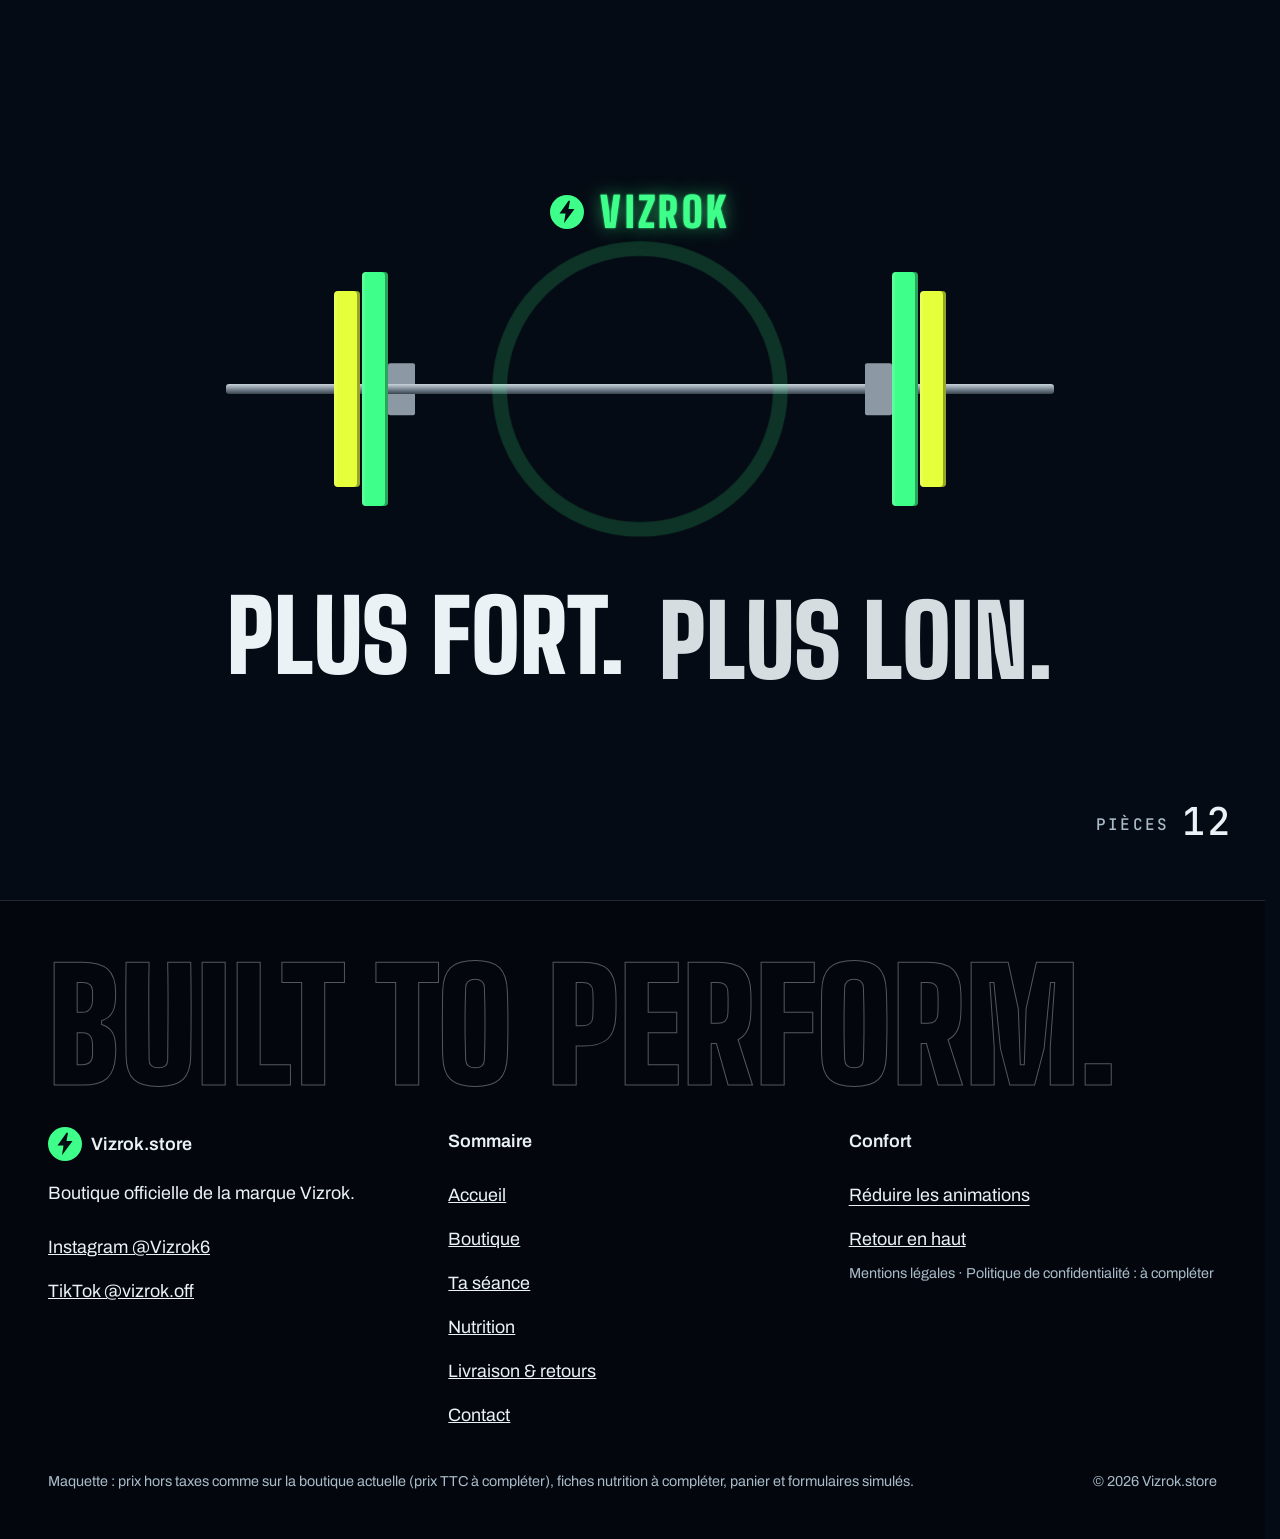
<file: contact.html>
<!doctype html>
<html lang="fr" data-v="4" data-page="contact" data-curseur>
<head>
<meta charset="utf-8">
<meta name="viewport" content="width=device-width, initial-scale=1, viewport-fit=cover">
<title>Contact — Vizrok.store</title>
<meta name="description" content="Une question sur une commande, un défaut, une rétractation ou une collaboration : écrivez à Vizrok.store.">
<meta name="robots" content="noindex, nofollow">
<link rel="canonical" href="https://vizrok-maquette.vercel.app/contact">
<style>:root{--fond:#050B14;--texte:#EAF2F5;--voile-fond:#0A1422;--ouverture-fond:#050B14;--menu-fond:#050B14}:root { --entete-h: 72px; --barres-h: 0px; } html { background: var(--fond); color: var(--texte); scrollbar-gutter: stable; } body { margin: 0; background: var(--fond); } html.js:not(.calme):not(.secours):not([data-arrivee="retour"]) [data-anime] { opacity: 0; } html.js:not(.calme):not(.secours):not([data-arrivee="retour"]) [data-anime].vu { opacity: 1; } [data-voile] { position: fixed; inset: 0; z-index: 900; background: var(--voile-fond); transform: translateY(100%); visibility: hidden; pointer-events: none; } html[data-arrivee="voile"]:not(.voile-leve):not(.calme):not(.secours) [data-voile] { transform: none; visibility: visible; } html.calme [data-voile], html.secours [data-voile] { visibility: hidden !important; } .ouverture-panneau { position: fixed; inset: 0; z-index: 850; display: none; place-content: center; justify-items: center; background: var(--ouverture-fond, var(--voile-fond)); color: var(--fond); text-align: center; } html.js[data-arrivee="intro"]:not(.calme):not(.secours):not(.intro-finie) .ouverture-panneau { display: grid; } html.defilement-bloque, html.defilement-bloque body, html.js[data-arrivee="intro"]:not(.calme):not(.secours):not(.intro-finie), html.js[data-arrivee="intro"]:not(.calme):not(.secours):not(.intro-finie) body, html[data-arrivee="voile"]:not(.voile-leve):not(.calme):not(.secours), html[data-arrivee="voile"]:not(.voile-leve):not(.calme):not(.secours) body { overflow: hidden; } html.js[data-arrivee="intro"]:not(.calme):not(.secours):not(.intro-finie) { background-color: var(--ouverture-fond, var(--voile-fond)); } html[data-arrivee="voile"]:not(.voile-leve):not(.calme):not(.secours) { background-color: var(--voile-fond); }</style>
<script>(function () {
var d = document.documentElement, ss = null, ls = null;
try { ss = window.sessionStorage; ls = window.localStorage; } catch (e) {}
d.classList.add('js');
var calme = false;
try { calme = !!ls && ls.getItem('socle:calme') === 'oui'; } catch (e) {}
if (!calme && window.matchMedia && matchMedia('(prefers-reduced-motion: reduce)').matches) calme = true;
if (calme) d.classList.add('calme');
var nav = performance.getEntriesByType ? performance.getEntriesByType('navigation')[0] : null;
var type = nav ? nav.type : 'navigate';
var depart = null;
try { depart = JSON.parse(ss.getItem('socle:depart') || 'null'); ss.removeItem('socle:depart'); } catch (e) {}
if (depart && !(Date.now() - depart.t < 15000)) depart = null;
var retourSection = false;
try { retourSection = !!ss.getItem('socle:calme-retour'); } catch (e) {}
var mode = type === 'back_forward' || retourSection ? 'retour' : type === 'reload' ? 'intro' : depart ? 'voile' : 'intro';
d.setAttribute('data-arrivee', mode);
if (mode === 'voile' && depart.couleur) d.style.setProperty('--voile-fond', depart.couleur);
if (type === 'reload' && 'scrollRestoration' in history) {
if (!retourSection) history.scrollRestoration = 'manual';
}
try {
var choisie = ls && ls.getItem('socle:langue');
var langue = (d.lang || '').slice(0, 2);
if (choisie && choisie !== langue && type === 'navigate' && !depart) {
var alt = document.querySelector('link[rel="alternate"][hreflang="' + choisie + '"]');
if (alt) location.replace(new URL(alt.href).pathname + location.search + location.hash);
}
} catch (e) {}
setTimeout(function () { if (!d.classList.contains('demarre')) d.classList.add('secours'); }, 2000);
})();</script>
<link rel="preload" href="/assets/fonts/titres-900.woff2" as="font" type="font/woff2" crossorigin>
<link rel="preload" href="/assets/fonts/texte-400.woff2" as="font" type="font/woff2" crossorigin>
<link rel="stylesheet" href="/assets/css/socle.css?v=4">
<link rel="stylesheet" href="/assets/css/site.css?v=4">
<link rel="modulepreload" href="/assets/js/site.js?v=4">
<link rel="modulepreload" href="/assets/js/socle/index.js?v=4">
<script src="/assets/vendor/gsap.min.js" defer></script>
<script src="/assets/vendor/ScrollTrigger.min.js" defer></script>
<script src="/assets/vendor/SplitText.min.js" defer></script>
<script src="/assets/vendor/Flip.min.js" defer></script>
<script type="module" src="/assets/js/site.js?v=4"></script>
<meta name="theme-color" content="#050B14">
<link rel="icon" href="/assets/images/favicon.svg" type="image/svg+xml">
<link rel="apple-touch-icon" href="/assets/images/apple-touch-icon.png">
<meta property="og:type" content="website">
<meta property="og:site_name" content="Vizrok.store">
<meta property="og:locale" content="fr_FR">
<meta property="og:title" content="Contact — Vizrok.store">
<meta property="og:description" content="Une question sur une commande, un défaut, une rétractation ou une collaboration : écrivez à Vizrok.store.">
<meta property="og:url" content="https://vizrok-maquette.vercel.app/contact">
<meta property="og:image" content="https://vizrok-maquette.vercel.app/assets/partage/contact-fr.jpg">
<meta property="og:image:width" content="1200">
<meta property="og:image:height" content="630">
<meta property="og:image:alt" content="Rangée de casiers et lueur verte, contact Vizrok.store">
<meta name="twitter:card" content="summary_large_image">
<script type="application/ld+json">{"@context":"https://schema.org","@type":"OnlineStore","name":"Vizrok.store","url":"https://vizrok-maquette.vercel.app/","description":"Boutique officielle Vizrok : vêtements, accessoires et gamme Vizrok Nutrition, fabriqués à la demande.","slogan":"Built to Perform.","sameAs":["https://instagram.com/Vizrok6","https://tiktok.com/@vizrok.off"],"paymentAccepted":"Carte bancaire, PayPal, Google Pay, Apple Pay"}</script>
</head>
<body id="haut">
<div data-voile aria-hidden="true"><div class="voile-disque"><svg viewBox="0 0 200 200" aria-hidden="true"><defs><path id="vd-cercle" d="M100 100m-66 0a66 66 0 1 1 132 0a66 66 0 1 1-132 0"/></defs><circle class="vd-fond" cx="100" cy="100" r="100"/><g class="vd-marques"><circle cx="100" cy="100" r="96" class="vd-bord"/><circle cx="100" cy="100" r="80" class="vd-rainure"/><text class="vd-texte"><textPath href="#vd-cercle" textLength="404" lengthAdjust="spacing">VIZROK · BUILT TO PERFORM · 20 KG ·</textPath></text><circle cx="100" cy="100" r="30" class="vd-moyeu"/><circle cx="100" cy="100" r="11" class="vd-trou"/></g></svg></div><div class="voile-contenu"><span class="marque" aria-hidden="true"><svg class="marque-eclair" viewBox="0 0 24 32" width="18" height="24"><path d="M14 1 2 18h8l-2 13L22 12h-8l2-11z" fill="currentColor"/></svg></span><span data-voile-libelle>Contact</span><span class="voile-barre"></span></div></div>
<div class="ouverture-panneau" data-ouverture aria-hidden="true" data-effet="barre-chargee">
  <p class="intro-logo"><span class="marque" aria-hidden="true"><svg class="marque-eclair" viewBox="0 0 24 32" width="18" height="24"><path d="M14 1 2 18h8l-2 13L22 12h-8l2-11z" fill="currentColor"/></svg></span><span class="intro-neon">VIZROK</span></p>
  <div class="intro-scene">
    <div class="intro-barre"><span class="intro-manchon intro-manchon--g"></span><span class="intro-tige"></span><span class="intro-manchon intro-manchon--d"></span>
      <span class="intro-cote intro-cote--g"><span class="intro-disque d-vert" style="--i:0"></span><span class="intro-disque d-jaune" style="--i:1"></span><span class="intro-disque d-orange" style="--i:2"></span><span class="intro-disque d-blanc" style="--i:3"></span></span><span class="intro-cote intro-cote--d"><span class="intro-disque d-vert" style="--i:0"></span><span class="intro-disque d-jaune" style="--i:1"></span><span class="intro-disque d-orange" style="--i:2"></span><span class="intro-disque d-blanc" style="--i:3"></span></span>
    </div>
    <span class="intro-choc" aria-hidden="true"></span>
  </div>
  <p class="intro-mots"><span>Plus fort.</span> <span>Plus loin.</span> <span>Plus lourd.</span></p>
  <p class="intro-compteur"><span class="intro-compteur-libelle">Pièces</span> <span class="intro-compteur-valeur" data-intro-compteur>00</span></p>
</div>
<a class="evitement" href="#contenu">Aller au contenu</a>
<header data-entete>
  <div class="entete-rangee">
    <a class="entete-logo" href="/" data-libelle="Accueil">
      <span class="marque" aria-hidden="true"><svg class="marque-eclair" viewBox="0 0 24 32" width="18" height="24"><path d="M14 1 2 18h8l-2 13L22 12h-8l2-11z" fill="currentColor"/></svg></span><span class="entete-nom">Vizrok<span class="entete-point">.store</span></span>
    </a>
    <nav data-nav aria-label="Navigation principale">
      <ul><li><a href="/boutique" data-libelle="Boutique">Boutique</a></li><li><a href="/seance" data-libelle="Ta séance">Ta séance</a></li><li><a href="/nutrition" data-libelle="Nutrition">Nutrition</a></li><li><a href="/livraison" data-libelle="Livraison &amp; retours">Livraison &amp; retours</a></li><li><a href="/contact" data-libelle="Contact" aria-current="page">Contact</a></li></ul>
    </nav>
    <div class="entete-actions">
      <button type="button" class="bouton bouton-panier " data-panier-ouvrir aria-controls="panier" aria-expanded="false">Panier <span class="panier-compte" data-panier-compte>0</span></button>
      <button type="button" data-menu-bouton aria-controls="menu" aria-expanded="false" data-libelle-ouvrir="Menu" data-libelle-fermer="Fermer"><span data-libelle-bouton>Menu</span></button>
    </div>
  </div>
</header>
<div id="menu" data-menu role="dialog" aria-modal="true" aria-label="Menu">
  <ul><li style="--i:0"><a href="/" class="menu-lien" data-libelle="Accueil">Accueil</a></li><li style="--i:1"><a href="/boutique" class="menu-lien" data-libelle="Boutique">Boutique</a></li><li style="--i:2"><a href="/seance" class="menu-lien" data-libelle="Ta séance">Ta séance</a></li><li style="--i:3"><a href="/nutrition" class="menu-lien" data-libelle="Nutrition">Nutrition</a></li><li style="--i:4"><a href="/livraison" class="menu-lien" data-libelle="Livraison &amp; retours">Livraison &amp; retours</a></li><li style="--i:5"><a href="/contact" class="menu-lien" data-libelle="Contact" aria-current="page">Contact</a></li></ul>
  <ul class="menu-reseaux"><li><a class="lien-reseau" href="https://instagram.com/Vizrok6" target="_blank" rel="noopener">Instagram <span>@Vizrok6</span></a></li><li><a class="lien-reseau" href="https://tiktok.com/@vizrok.off" target="_blank" rel="noopener">TikTok <span>@vizrok.off</span></a></li></ul>
  <p><button type="button" class="lien" data-calme-bascule data-libelle-reduire="Réduire les animations" data-libelle-retablir="Rétablir les animations" data-libelle-systeme="Animations réduites par votre appareil"><span data-libelle-bouton>Réduire les animations</span></button></p>
</div>
<main id="contenu" tabindex="-1">
<section class="c-tete" id="debut">
  <figure class="media c-tete-fond" data-grok data-fx="zoom" data-fx-force="8" style="--cadrage:76% 50%;--cadrage-mobile:60% 70%">
  <picture><source media="(max-width: 760px) and (orientation: portrait)" srcset="/assets/images/grok/contact-ouverture-mobile-640.webp 640w, /assets/images/grok/contact-ouverture-mobile-1080.webp 1080w" sizes="100vw">
    <img src="/assets/images/grok/contact-ouverture-1280.webp" srcset="/assets/images/grok/contact-ouverture-640.webp 640w, /assets/images/grok/contact-ouverture-1280.webp 1280w, /assets/images/grok/contact-ouverture-1600.webp 1600w" sizes="100vw" alt="Rangée de casiers sombres, une porte entrouverte d&#39;où sort une lueur verte" width="1280" height="859" fetchpriority="high" loading="eager" decoding="async">
  </picture><figcaption class="mention-ia">Illustration générée</figcaption>
</figure>
  <div class="conteneur c-cadre">
    <div class="c-texte">
      <p class="surtitre">Contact</p>
      <h1 class="c-titre" data-anime="lignes">Écris-nous.</h1>
      <p data-anime>Une question sur une commande, un défaut, une rétractation ou une collaboration : choisis le sujet, on s&#39;occupe du reste.</p>
      <p class="c-info" data-info-cle data-anime>Réponse par e-mail · formulaire simulé dans la maquette</p>
      <p class="c-ecrire" data-anime><a class="bouton" href="#formulaire" data-action-principale>Choisir le sujet</a></p>
      <ul class="c-reseaux" data-anime>
        <li class="c-reseaux-titre">Ou sur les réseaux</li>
        <li><a href="https://instagram.com/Vizrok6" target="_blank" rel="noopener">Instagram <span>@Vizrok6</span></a></li><li><a href="https://tiktok.com/@vizrok.off" target="_blank" rel="noopener">TikTok <span>@vizrok.off</span></a></li>
      </ul>
    </div>
    <div class="casier" data-effet="casier-contact">
      <div class="casier-porte" aria-hidden="true"><span class="casier-fentes"></span><span class="casier-plaque">18</span><span class="casier-poignee"></span></div>
      <form class="etapes-form" id="formulaire" data-formulaire data-etapes action="#" novalidate>
        <div class="etape" data-etape="1">
          <p class="etape-num">Étape 1 sur 3</p>
          <h2 class="etape-titre" tabindex="-1">C&#39;est à quel sujet ?</h2>
          <fieldset class="sujets"><legend class="visuellement-cache">C&#39;est à quel sujet ?</legend>
            <label class="sujet"><input type="radio" data-superpose name="sujet" value="commande" checked><span>Ma commande</span></label><label class="sujet"><input type="radio" data-superpose name="sujet" value="defaut"><span>Un défaut</span></label><label class="sujet"><input type="radio" data-superpose name="sujet" value="retractation"><span>Rétractation</span></label><label class="sujet"><input type="radio" data-superpose name="sujet" value="collaboration"><span>Collaboration</span></label><label class="sujet"><input type="radio" data-superpose name="sujet" value="autre"><span>Autre chose</span></label>
          </fieldset>
          <p class="etape-nav"><button type="button" class="bouton" data-etape-suivante>Continuer</button></p>
        </div>
        <div class="etape" data-etape="2">
          <p class="etape-num">Étape 2 sur 3</p>
          <h2 class="etape-titre" tabindex="-1">Tes coordonnées</h2>
          <div class="champ"><label for="f-nom">Nom</label><input id="f-nom" name="nom" autocomplete="name" required></div>
          <div class="champ"><label for="f-email">E-mail</label><input id="f-email" name="email" type="email" autocomplete="email" required></div>
          <div class="champ"><label for="f-commande">Numéro de commande (si tu en as un)</label><input id="f-commande" name="commande" autocomplete="off"></div>
          <div class="champ"><label for="f-message">Ton message</label><textarea id="f-message" name="message" rows="4" required></textarea></div>
          <p class="etape-aide" data-aide-defaut hidden>Pour un défaut, joins sur le site final une photo nette sur une surface plane, avec l&#39;étiquette visible.</p>
          <p class="etape-nav"><button type="button" class="bouton bouton--contour" data-etape-precedente>Retour</button> <button type="button" class="bouton" data-etape-suivante>Continuer</button></p>
        </div>
        <div class="etape" data-etape="3">
          <p class="etape-num">Étape 3 sur 3</p>
          <h2 class="etape-titre" tabindex="-1">Vérifie avant d&#39;envoyer</h2>
          <dl class="recap" data-recap></dl>
          <p class="mention-donnees">Tes données servent uniquement à te répondre. Politique de confidentialité : à compléter.</p>
          <p class="etape-nav"><button type="button" class="bouton bouton--contour" data-etape-precedente>Modifier</button> <button type="submit" class="bouton">Envoyer</button></p>
          <p data-message-envoi data-texte="Message simulé : rien n&#39;a été envoyé. Sur le site final, il partira vers Vizrok.store." role="status" tabindex="-1" hidden></p>
        </div>
      </form>
      <div class="ticket" data-ticket aria-hidden="true" hidden data-tete="Vizrok · vestiaire" data-num="Ticket n°" data-mention="Message simulé · rien n’a été envoyé" data-envoye="Envoyé ✓"></div>
    </div>
  </div>
</section>
</main>
<footer class="pied" id="pied" data-masque-barre>
  <div class="conteneur pied-haut">
    <p class="pied-signature" aria-hidden="true" data-audit-ignorer>Built to Perform.</p>
  </div>
  <div class="conteneur pied-grille">
    <div>
      <p class="pied-nom"><span class="marque" aria-hidden="true"><svg class="marque-eclair" viewBox="0 0 24 32" width="18" height="24"><path d="M14 1 2 18h8l-2 13L22 12h-8l2-11z" fill="currentColor"/></svg></span> <strong>Vizrok.store</strong></p>
      <p>Boutique officielle de la marque Vizrok.</p>
      <ul><li><a href="https://instagram.com/Vizrok6" target="_blank" rel="noopener">Instagram @Vizrok6</a></li><li><a href="https://tiktok.com/@vizrok.off" target="_blank" rel="noopener">TikTok @vizrok.off</a></li></ul>
    </div>
    <nav aria-label="Sommaire">
      <p><strong>Sommaire</strong></p>
      <ul><li><a href="/" data-libelle="Accueil">Accueil</a></li><li><a href="/boutique" data-libelle="Boutique">Boutique</a></li><li><a href="/seance" data-libelle="Ta séance">Ta séance</a></li><li><a href="/nutrition" data-libelle="Nutrition">Nutrition</a></li><li><a href="/livraison" data-libelle="Livraison &amp; retours">Livraison &amp; retours</a></li><li><a href="/contact" data-libelle="Contact" aria-current="page">Contact</a></li></ul>
    </nav>
    <div>
      <p><strong>Confort</strong></p>
      <ul>
        <li><button type="button" class="lien" data-calme-bascule data-libelle-reduire="Réduire les animations" data-libelle-retablir="Rétablir les animations" data-libelle-systeme="Animations réduites par votre appareil"><span data-libelle-bouton>Réduire les animations</span></button></li>
        <li><a href="#haut" data-sans-transition>Retour en haut</a></li>
      </ul>
      <p class="pied-legal">Mentions légales · Politique de confidentialité : à compléter</p>
    </div>
  </div>
  <div class="conteneur pied-bas"><p>Maquette : prix hors taxes comme sur la boutique actuelle (prix TTC à compléter), fiches nutrition à compléter, panier et formulaires simulés.</p><p>© 2026 Vizrok.store</p></div>
</footer>
<div data-barre-fixe>
  <a href="/boutique" class="bouton bouton--contour" data-libelle="Boutique">Boutique</a>
  <button type="button" class="bouton bouton-panier bouton-panier--barre" data-panier-ouvrir aria-controls="panier" aria-expanded="false">Panier <span class="panier-compte" data-panier-compte>0</span></button>
</div>
<div class="panier" id="panier" role="dialog" aria-modal="true" aria-labelledby="panier-titre" data-recouvrement hidden data-t-moins="Une de moins" data-t-plus="Une de plus" data-t-retirer="Retirer" data-t-quantite="Quantité">
  <div class="panier-fond" data-panier-fermer></div>
  <div class="panier-tiroir" tabindex="-1">
    <div class="panier-tete">
      <h2 id="panier-titre">Ton panier</h2>
      <button type="button" class="panier-fermer" data-panier-fermer aria-label="Fermer le panier"><svg viewBox="0 0 24 24" width="22" height="22" aria-hidden="true"><path d="M5 5l14 14M19 5 5 19" stroke="currentColor" stroke-width="2.4" stroke-linecap="round"/></svg></button>
    </div>
    <p class="panier-vide" data-panier-vide>Ton panier est vide. Choisis une pièce dans la boutique.</p>
    <ul class="panier-liste" data-panier-liste></ul>
    <div class="panier-pied">
      <p class="panier-total"><span>Total HT</span> <strong data-panier-total data-prix>0,00 €</strong></p>
      <p class="panier-note">Prix hors taxes de la boutique actuelle ; TVA, livraison et droits éventuels calculés à la commande. Prix TTC à compléter.</p>
      <p class="panier-paiements" aria-label="Moyens de paiement acceptés"><span>Carte bancaire</span><span>PayPal</span><span>Google Pay</span><span>Apple Pay</span><span>Klarna selon le pays</span></p>
      <button type="button" class="bouton panier-commander" data-panier-commander>Commander</button>
      <p class="panier-message" data-panier-message role="status" hidden>Commande simulée : rien n&#39;a été payé ni envoyé. Sur le site final, le paiement passera par la boutique officielle.</p>
    </div>
    <p class="visuellement-cache" aria-live="polite" data-panier-annonce data-ajoute="ajouté au panier"></p>
  </div>
</div>
<script type="application/json" id="donnees-produits">[{"id":"maillot","nom":"Vizrok.store Maillot de sport","court":"Maillot de sport","categorie":"vetements","categorieNom":"Vêtements","prix":22.73,"description":"Maillot de sport unisexe léger en mesh polyester respirant, imprimé au visuel Vizrok.","details":["100 % polyester respirant (mesh)","Tissu léger (4,13 oz)","Coupe ample, longueur allongée","Manches raglan courtes, col rond bordé","Coutures latérales, étiquette détachable"],"couleurs":[{"nom":"Blanc","hex":"#F2F4F2"},{"nom":"Jaune néon","hex":"#E6FF3B"},{"nom":"Orange néon","hex":"#FF7A1F"}],"tailles":["S","M","L","XL","2XL"],"aCompleter":false,"coloriPhoto":"Blanc","teinte":true,"vues":[{"src":"/assets/images/produits/maillot-1","largeurs":[480,800,1200],"fond":"#000000","plein":false},{"src":"/assets/images/produits/maillot-2","largeurs":[480,800,1200],"fond":"#E4E4E4","plein":false},{"src":"/assets/images/produits/maillot-3","largeurs":[480,800,1200],"fond":"#000000","plein":false},{"src":"/assets/images/produits/maillot-4","largeurs":[480,800,1200],"fond":"#E4E4E4","plein":false},{"src":"/assets/images/produits/maillot-5","largeurs":[480,800,1200],"fond":"#E4E4E4","plein":false}],"dessins":["\u003csvg viewBox=\"0 0 240 230\" aria-hidden=\"true\" style=\"--remplissage:#F2F4F2\">\u003cpath class=\"vc-corps\" d=\"M82 46 104 36c4 10 28 10 32 0l22 10 30 30-22 22-14-12v104H88V86L74 98 52 76z\"/>\u003cpath class=\"vc-trait\" d=\"M104 36 88 86M136 36l16 50\"/>\u003cpath class=\"vc-trait\" d=\"M106 38c6 8 22 8 28 0\"/>\u003cpath class=\"vc-eclair\" transform=\"translate(108 104) scale(0.9)\" d=\"M14 1 2 18h8l-2 13L22 12h-8l2-11z\"/>\u003c/svg>","\u003csvg viewBox=\"0 0 240 230\" aria-hidden=\"true\" style=\"--remplissage:#E6FF3B\">\u003cpath class=\"vc-corps\" d=\"M82 46 104 36c4 10 28 10 32 0l22 10 30 30-22 22-14-12v104H88V86L74 98 52 76z\"/>\u003cpath class=\"vc-trait\" d=\"M104 36 88 86M136 36l16 50\"/>\u003cpath class=\"vc-trait\" d=\"M106 38c6 8 22 8 28 0\"/>\u003cpath class=\"vc-eclair\" transform=\"translate(108 104) scale(0.9)\" d=\"M14 1 2 18h8l-2 13L22 12h-8l2-11z\"/>\u003c/svg>","\u003csvg viewBox=\"0 0 240 230\" aria-hidden=\"true\" style=\"--remplissage:#FF7A1F\">\u003cpath class=\"vc-corps\" d=\"M82 46 104 36c4 10 28 10 32 0l22 10 30 30-22 22-14-12v104H88V86L74 98 52 76z\"/>\u003cpath class=\"vc-trait\" d=\"M104 36 88 86M136 36l16 50\"/>\u003cpath class=\"vc-trait\" d=\"M106 38c6 8 22 8 28 0\"/>\u003cpath class=\"vc-eclair\" transform=\"translate(108 104) scale(0.9)\" d=\"M14 1 2 18h8l-2 13L22 12h-8l2-11z\"/>\u003c/svg>"]},{"id":"tshirt","nom":"T-shirt Vizrok Comfort Colors","court":"T-shirt Comfort Colors","categorie":"vetements","categorieNom":"Vêtements","prix":23.64,"description":"T-shirt en coton épais, coupe ample, logo néon Vizrok au centre de la poitrine.","details":["100 % coton filé à l'anneau","Tissu épais (6,1 oz)","Coupe ample"],"couleurs":[{"nom":"Blanc","hex":"#F2F2EE"},{"nom":"Noir","hex":"#16171A"},{"nom":"Pepper","hex":"#4A4A48"}],"tailles":["S","M","L","XL","2XL","3XL","4XL"],"aCompleter":false,"coloriPhoto":"Blanc","teinte":false,"vues":[{"src":"/assets/images/produits/tshirt-1","largeurs":[480,800,1200],"fond":"#000000","plein":false},{"src":"/assets/images/produits/tshirt-2","largeurs":[480,800,1200],"fond":"#000000","plein":false},{"src":"/assets/images/produits/tshirt-3","largeurs":[480,800,1200],"fond":"#E6E6E7","plein":false},{"src":"/assets/images/produits/tshirt-4","largeurs":[480,800,1200],"fond":"#E4E4E4","plein":false},{"src":"/assets/images/produits/tshirt-5","largeurs":[480,800,1200],"fond":"#E5E5E5","plein":false}],"dessins":["\u003csvg viewBox=\"0 0 240 230\" aria-hidden=\"true\" style=\"--remplissage:#F2F2EE\">\u003cpath class=\"vc-corps\" d=\"M82 46 104 36c4 10 28 10 32 0l22 10 30 30-22 22-14-12v104H88V86L74 98 52 76z\"/>\u003cpath class=\"vc-trait\" d=\"M104 36c4 12 28 12 32 0\"/>\u003cpath class=\"vc-eclair\" transform=\"translate(108 100) scale(0.9)\" d=\"M14 1 2 18h8l-2 13L22 12h-8l2-11z\"/>\u003c/svg>","\u003csvg viewBox=\"0 0 240 230\" aria-hidden=\"true\" style=\"--remplissage:#16171A\">\u003cpath class=\"vc-corps\" d=\"M82 46 104 36c4 10 28 10 32 0l22 10 30 30-22 22-14-12v104H88V86L74 98 52 76z\"/>\u003cpath class=\"vc-trait\" d=\"M104 36c4 12 28 12 32 0\"/>\u003cpath class=\"vc-eclair\" transform=\"translate(108 100) scale(0.9)\" d=\"M14 1 2 18h8l-2 13L22 12h-8l2-11z\"/>\u003c/svg>","\u003csvg viewBox=\"0 0 240 230\" aria-hidden=\"true\" style=\"--remplissage:#4A4A48\">\u003cpath class=\"vc-corps\" d=\"M82 46 104 36c4 10 28 10 32 0l22 10 30 30-22 22-14-12v104H88V86L74 98 52 76z\"/>\u003cpath class=\"vc-trait\" d=\"M104 36c4 12 28 12 32 0\"/>\u003cpath class=\"vc-eclair\" transform=\"translate(108 100) scale(0.9)\" d=\"M14 1 2 18h8l-2 13L22 12h-8l2-11z\"/>\u003c/svg>"]},{"id":"pantalon","nom":"Pantalon Vizrok Comfort Colors","court":"Pantalon Comfort Colors","categorie":"vetements","categorieNom":"Vêtements","prix":40.91,"description":"Pantalon de jogging en coton, coupe ample, logo néon Vizrok sur la jambe gauche.","details":["100 % coton filé à l'anneau, épaisseur moyenne (6,5 oz)","Teint après confection : toucher doux, faible rétrécissement","Deux poches avant doublées","Taille et chevilles côtelées, cordon naturel"],"couleurs":[{"nom":"Ivoire","hex":"#EDE6D6"},{"nom":"Peachy","hex":"#E9B79A"},{"nom":"Hydrangea","hex":"#7D93B8"}],"tailles":["S","M","L","XL","2XL"],"aCompleter":false,"coloriPhoto":"Ivoire","teinte":false,"vues":[{"src":"/assets/images/produits/pantalon-1","largeurs":[480,800,1200],"fond":"#000000","plein":false}],"dessins":["\u003csvg viewBox=\"0 0 240 230\" aria-hidden=\"true\" style=\"--remplissage:#EDE6D6\">\u003cpath class=\"vc-corps\" d=\"M86 30h68l8 172h-34l-8-118-8 118H78z\"/>\u003cpath class=\"vc-trait\" d=\"M86 46h68M86 30v16M154 30v16M80 190h32M128 190h32\"/>\u003cpath class=\"vc-eclair\" transform=\"translate(92 70) scale(0.7)\" d=\"M14 1 2 18h8l-2 13L22 12h-8l2-11z\"/>\u003c/svg>","\u003csvg viewBox=\"0 0 240 230\" aria-hidden=\"true\" style=\"--remplissage:#E9B79A\">\u003cpath class=\"vc-corps\" d=\"M86 30h68l8 172h-34l-8-118-8 118H78z\"/>\u003cpath class=\"vc-trait\" d=\"M86 46h68M86 30v16M154 30v16M80 190h32M128 190h32\"/>\u003cpath class=\"vc-eclair\" transform=\"translate(92 70) scale(0.7)\" d=\"M14 1 2 18h8l-2 13L22 12h-8l2-11z\"/>\u003c/svg>","\u003csvg viewBox=\"0 0 240 230\" aria-hidden=\"true\" style=\"--remplissage:#7D93B8\">\u003cpath class=\"vc-corps\" d=\"M86 30h68l8 172h-34l-8-118-8 118H78z\"/>\u003cpath class=\"vc-trait\" d=\"M86 46h68M86 30v16M154 30v16M80 190h32M128 190h32\"/>\u003cpath class=\"vc-eclair\" transform=\"translate(92 70) scale(0.7)\" d=\"M14 1 2 18h8l-2 13L22 12h-8l2-11z\"/>\u003c/svg>"]},{"id":"hoodie-lane-seven","nom":"Vizrok Lane Seven Hoodie","court":"Hoodie Lane Seven","categorie":"vetements","categorieNom":"Vêtements","prix":31.82,"description":"Sweat à capuche unisexe, logo Vizrok imprimé au centre de la poitrine. Taille petit : prendre une taille au-dessus.","details":["80 % coton, 20 % polyester recyclé (selon la couleur)","Épaisseur moyenne (8,25 oz), face 100 % coton","Capuche trois panneaux doublée","Poche kangourou, poignets et bas côtelés","Cordons assortis à embouts, œillets métal"],"couleurs":[{"nom":"Blanc","hex":"#F2F2EE"},{"nom":"Noir","hex":"#16171A"},{"nom":"Anthracite chiné","hex":"#45474C"},{"nom":"Rose pâle","hex":"#F1CFD3"}],"tailles":["S","M","L","XL","2XL","3XL"],"aCompleter":false,"coloriPhoto":"Blanc","teinte":false,"vues":[{"src":"/assets/images/produits/hoodie-lane-seven-1","largeurs":[480,800,1200],"fond":"#000000","plein":false},{"src":"/assets/images/produits/hoodie-lane-seven-2","largeurs":[480,800,1200],"fond":"#000000","plein":false},{"src":"/assets/images/produits/hoodie-lane-seven-3","largeurs":[480,800,1200],"fond":"#E3E3E3","plein":false},{"src":"/assets/images/produits/hoodie-lane-seven-4","largeurs":[480,800,1200],"fond":"#E4E4E4","plein":false},{"src":"/assets/images/produits/hoodie-lane-seven-5","largeurs":[480,800,1200],"fond":"#000000","plein":false}],"dessins":["\u003csvg viewBox=\"0 0 240 230\" aria-hidden=\"true\" style=\"--remplissage:#F2F2EE\">\u003cpath class=\"vc-corps\" d=\"M80 50 100 40c-6-24 46-24 40 0l20 10 28 66-20 8-18-40v112H90V84l-18 40-20-8z\"/>\u003cpath class=\"vc-trait\" d=\"M100 40c4 18 36 18 40 0M100 160h40l-6-26h-28zM90 190h60M52 116l20 8M188 116l-20 8\"/>\u003cpath class=\"vc-eclair\" transform=\"translate(110 92) scale(0.85)\" d=\"M14 1 2 18h8l-2 13L22 12h-8l2-11z\"/>\u003c/svg>","\u003csvg viewBox=\"0 0 240 230\" aria-hidden=\"true\" style=\"--remplissage:#16171A\">\u003cpath class=\"vc-corps\" d=\"M80 50 100 40c-6-24 46-24 40 0l20 10 28 66-20 8-18-40v112H90V84l-18 40-20-8z\"/>\u003cpath class=\"vc-trait\" d=\"M100 40c4 18 36 18 40 0M100 160h40l-6-26h-28zM90 190h60M52 116l20 8M188 116l-20 8\"/>\u003cpath class=\"vc-eclair\" transform=\"translate(110 92) scale(0.85)\" d=\"M14 1 2 18h8l-2 13L22 12h-8l2-11z\"/>\u003c/svg>","\u003csvg viewBox=\"0 0 240 230\" aria-hidden=\"true\" style=\"--remplissage:#45474C\">\u003cpath class=\"vc-corps\" d=\"M80 50 100 40c-6-24 46-24 40 0l20 10 28 66-20 8-18-40v112H90V84l-18 40-20-8z\"/>\u003cpath class=\"vc-trait\" d=\"M100 40c4 18 36 18 40 0M100 160h40l-6-26h-28zM90 190h60M52 116l20 8M188 116l-20 8\"/>\u003cpath class=\"vc-eclair\" transform=\"translate(110 92) scale(0.85)\" d=\"M14 1 2 18h8l-2 13L22 12h-8l2-11z\"/>\u003c/svg>","\u003csvg viewBox=\"0 0 240 230\" aria-hidden=\"true\" style=\"--remplissage:#F1CFD3\">\u003cpath class=\"vc-corps\" d=\"M80 50 100 40c-6-24 46-24 40 0l20 10 28 66-20 8-18-40v112H90V84l-18 40-20-8z\"/>\u003cpath class=\"vc-trait\" d=\"M100 40c4 18 36 18 40 0M100 160h40l-6-26h-28zM90 190h60M52 116l20 8M188 116l-20 8\"/>\u003cpath class=\"vc-eclair\" transform=\"translate(110 92) scale(0.85)\" d=\"M14 1 2 18h8l-2 13L22 12h-8l2-11z\"/>\u003c/svg>"]},{"id":"hoodie-cotton-heritage","nom":"Vizrok Cotton Heritage Hoodie","court":"Hoodie Cotton Heritage","categorie":"vetements","categorieNom":"Vêtements","prix":37.28,"description":"Sweat à capuche unisexe épais, logo imprimé au centre de la poitrine. Taille petit : prendre une taille au-dessus.","details":["65 % coton filé à l'anneau, 35 % polyester (selon la couleur)","Tissu épais (8,5 oz)","Coupe classique, peut être un peu ajustée"],"couleurs":[{"nom":"Blanc","hex":"#F2F2EE"},{"nom":"Noir","hex":"#16171A"},{"nom":"Anthracite chiné","hex":"#45474C"},{"nom":"Lavande","hex":"#B9A8D6"}],"tailles":["S","M","L","XL","2XL","3XL"],"aCompleter":false,"coloriPhoto":"Blanc","teinte":false,"vues":[{"src":"/assets/images/produits/hoodie-cotton-heritage-1","largeurs":[480,800,1200],"fond":"#000000","plein":false},{"src":"/assets/images/produits/hoodie-cotton-heritage-2","largeurs":[480,800,1200],"fond":"#000000","plein":false},{"src":"/assets/images/produits/hoodie-cotton-heritage-3","largeurs":[480,800,1200],"fond":"#E5E5E5","plein":false},{"src":"/assets/images/produits/hoodie-cotton-heritage-4","largeurs":[480,800,1200],"fond":"#E3E3E4","plein":false},{"src":"/assets/images/produits/hoodie-cotton-heritage-5","largeurs":[480,800,1200],"fond":"#E4E4E4","plein":false}],"dessins":["\u003csvg viewBox=\"0 0 240 230\" aria-hidden=\"true\" style=\"--remplissage:#F2F2EE\">\u003cpath class=\"vc-corps\" d=\"M80 50 100 40c-6-24 46-24 40 0l20 10 28 66-20 8-18-40v112H90V84l-18 40-20-8z\"/>\u003cpath class=\"vc-trait\" d=\"M100 40c4 18 36 18 40 0M100 160h40l-6-26h-28zM90 190h60M52 116l20 8M188 116l-20 8\"/>\u003cpath class=\"vc-eclair\" transform=\"translate(110 92) scale(0.85)\" d=\"M14 1 2 18h8l-2 13L22 12h-8l2-11z\"/>\u003c/svg>","\u003csvg viewBox=\"0 0 240 230\" aria-hidden=\"true\" style=\"--remplissage:#16171A\">\u003cpath class=\"vc-corps\" d=\"M80 50 100 40c-6-24 46-24 40 0l20 10 28 66-20 8-18-40v112H90V84l-18 40-20-8z\"/>\u003cpath class=\"vc-trait\" d=\"M100 40c4 18 36 18 40 0M100 160h40l-6-26h-28zM90 190h60M52 116l20 8M188 116l-20 8\"/>\u003cpath class=\"vc-eclair\" transform=\"translate(110 92) scale(0.85)\" d=\"M14 1 2 18h8l-2 13L22 12h-8l2-11z\"/>\u003c/svg>","\u003csvg viewBox=\"0 0 240 230\" aria-hidden=\"true\" style=\"--remplissage:#45474C\">\u003cpath class=\"vc-corps\" d=\"M80 50 100 40c-6-24 46-24 40 0l20 10 28 66-20 8-18-40v112H90V84l-18 40-20-8z\"/>\u003cpath class=\"vc-trait\" d=\"M100 40c4 18 36 18 40 0M100 160h40l-6-26h-28zM90 190h60M52 116l20 8M188 116l-20 8\"/>\u003cpath class=\"vc-eclair\" transform=\"translate(110 92) scale(0.85)\" d=\"M14 1 2 18h8l-2 13L22 12h-8l2-11z\"/>\u003c/svg>","\u003csvg viewBox=\"0 0 240 230\" aria-hidden=\"true\" style=\"--remplissage:#B9A8D6\">\u003cpath class=\"vc-corps\" d=\"M80 50 100 40c-6-24 46-24 40 0l20 10 28 66-20 8-18-40v112H90V84l-18 40-20-8z\"/>\u003cpath class=\"vc-trait\" d=\"M100 40c4 18 36 18 40 0M100 160h40l-6-26h-28zM90 190h60M52 116l20 8M188 116l-20 8\"/>\u003cpath class=\"vc-eclair\" transform=\"translate(110 92) scale(0.85)\" d=\"M14 1 2 18h8l-2 13L22 12h-8l2-11z\"/>\u003c/svg>"]},{"id":"pull-cotton-heritage","nom":"Pull Vizrok Cotton Heritage","court":"Pull Cotton Heritage","categorie":"vetements","categorieNom":"Vêtements","prix":32.73,"description":"Sweat unisexe épais en coton mélangé, logo néon Vizrok au centre.","details":["65 % coton, 35 % polyester, face 100 % coton (selon la couleur)","Tissu épais (8,5 oz)","Coupe classique"],"couleurs":[{"nom":"Blanc","hex":"#F2F2EE"},{"nom":"Noir","hex":"#16171A"},{"nom":"Anthracite chiné","hex":"#45474C"}],"tailles":["S","M","L","XL","2XL","3XL"],"aCompleter":false,"coloriPhoto":"Blanc","teinte":false,"vues":[{"src":"/assets/images/produits/pull-cotton-heritage-1","largeurs":[480,800,1200],"fond":"#000000","plein":false},{"src":"/assets/images/produits/pull-cotton-heritage-2","largeurs":[480,800,1200],"fond":"#000000","plein":false},{"src":"/assets/images/produits/pull-cotton-heritage-3","largeurs":[480,800,1200],"fond":"#E4E4E4","plein":false},{"src":"/assets/images/produits/pull-cotton-heritage-4","largeurs":[480,800,1200],"fond":"#E5E5E5","plein":false},{"src":"/assets/images/produits/pull-cotton-heritage-5","largeurs":[480,800,1200],"fond":"#E5E5E5","plein":false}],"dessins":["\u003csvg viewBox=\"0 0 240 230\" aria-hidden=\"true\" style=\"--remplissage:#F2F2EE\">\u003cpath class=\"vc-corps\" d=\"M80 46 104 36c4 10 28 10 32 0l24 10 26 64-20 8-18-40v116H88V78l-18 40-20-8z\"/>\u003cpath class=\"vc-trait\" d=\"M88 186h64M50 106l20 8M190 106l-20 8\"/>\u003cpath class=\"vc-eclair\" transform=\"translate(108 96) scale(0.9)\" d=\"M14 1 2 18h8l-2 13L22 12h-8l2-11z\"/>\u003c/svg>","\u003csvg viewBox=\"0 0 240 230\" aria-hidden=\"true\" style=\"--remplissage:#16171A\">\u003cpath class=\"vc-corps\" d=\"M80 46 104 36c4 10 28 10 32 0l24 10 26 64-20 8-18-40v116H88V78l-18 40-20-8z\"/>\u003cpath class=\"vc-trait\" d=\"M88 186h64M50 106l20 8M190 106l-20 8\"/>\u003cpath class=\"vc-eclair\" transform=\"translate(108 96) scale(0.9)\" d=\"M14 1 2 18h8l-2 13L22 12h-8l2-11z\"/>\u003c/svg>","\u003csvg viewBox=\"0 0 240 230\" aria-hidden=\"true\" style=\"--remplissage:#45474C\">\u003cpath class=\"vc-corps\" d=\"M80 46 104 36c4 10 28 10 32 0l24 10 26 64-20 8-18-40v116H88V78l-18 40-20-8z\"/>\u003cpath class=\"vc-trait\" d=\"M88 186h64M50 106l20 8M190 106l-20 8\"/>\u003cpath class=\"vc-eclair\" transform=\"translate(108 96) scale(0.9)\" d=\"M14 1 2 18h8l-2 13L22 12h-8l2-11z\"/>\u003c/svg>"]},{"id":"pull-stanley-stella","nom":"Pull Vizrok Stanley/Stella Oversize","court":"Pull Stanley/Stella Oversize","categorie":"vetements","categorieNom":"Vêtements","prix":55.46,"description":"Sweat unisexe oversize en coton biologique, logo néon Vizrok au centre.","details":["80 % coton biologique, 20 % polyester recyclé","Tissu épais (10,3 oz), intérieur gratté","Coupe oversize, bords côtes 2×2","Tissu certifié GOTS et OEKO-TEX Standard 100, PETA-Approved Vegan"],"couleurs":[{"nom":"Blanc","hex":"#F2F2EE"},{"nom":"Gris chiné","hex":"#A5A7AB"},{"nom":"Noir","hex":"#16171A"}],"tailles":["S","M","L","XL","2XL"],"aCompleter":false,"coloriPhoto":"Blanc","teinte":false,"vues":[{"src":"/assets/images/produits/pull-stanley-stella-1","largeurs":[480,800,1200],"fond":"#000000","plein":false},{"src":"/assets/images/produits/pull-stanley-stella-2","largeurs":[480,800,1200],"fond":"#000000","plein":false},{"src":"/assets/images/produits/pull-stanley-stella-3","largeurs":[480,800,1200],"fond":"#E5E5E5","plein":false},{"src":"/assets/images/produits/pull-stanley-stella-4","largeurs":[480,800,1200],"fond":"#E5E5E5","plein":false},{"src":"/assets/images/produits/pull-stanley-stella-5","largeurs":[480,800,1200],"fond":"#E4E4E4","plein":false}],"dessins":["\u003csvg viewBox=\"0 0 240 230\" aria-hidden=\"true\" style=\"--remplissage:#F2F2EE\">\u003cpath class=\"vc-corps\" d=\"M72 48 100 36c4 10 36 10 40 0l28 12 26 66-22 8-18-40v116H86V82l-18 40-22-8z\"/>\u003cpath class=\"vc-trait\" d=\"M86 188h68M46 112l22 8M194 112l-22 8\"/>\u003cpath class=\"vc-eclair\" transform=\"translate(108 96) scale(0.9)\" d=\"M14 1 2 18h8l-2 13L22 12h-8l2-11z\"/>\u003c/svg>","\u003csvg viewBox=\"0 0 240 230\" aria-hidden=\"true\" style=\"--remplissage:#A5A7AB\">\u003cpath class=\"vc-corps\" d=\"M72 48 100 36c4 10 36 10 40 0l28 12 26 66-22 8-18-40v116H86V82l-18 40-22-8z\"/>\u003cpath class=\"vc-trait\" d=\"M86 188h68M46 112l22 8M194 112l-22 8\"/>\u003cpath class=\"vc-eclair\" transform=\"translate(108 96) scale(0.9)\" d=\"M14 1 2 18h8l-2 13L22 12h-8l2-11z\"/>\u003c/svg>","\u003csvg viewBox=\"0 0 240 230\" aria-hidden=\"true\" style=\"--remplissage:#16171A\">\u003cpath class=\"vc-corps\" d=\"M72 48 100 36c4 10 36 10 40 0l28 12 26 66-22 8-18-40v116H86V82l-18 40-22-8z\"/>\u003cpath class=\"vc-trait\" d=\"M86 188h68M46 112l22 8M194 112l-22 8\"/>\u003cpath class=\"vc-eclair\" transform=\"translate(108 96) scale(0.9)\" d=\"M14 1 2 18h8l-2 13L22 12h-8l2-11z\"/>\u003c/svg>"]},{"id":"bob","nom":"Vizrok Big Accessories Bucket Hat","court":"Bob Big Accessories","categorie":"accessoires","categorieNom":"Accessoires","prix":25.46,"description":"Bob de la ligne Vizrok Big Accessories, emblème éclair sur le devant.","details":["100 % sergé de coton","Calotte haute (7,6 cm), bord de 5,1 cm","Œillets brodés pour l'aération","Taille unique"],"couleurs":[],"tailles":["Taille unique"],"aCompleter":false,"coloriPhoto":"","teinte":false,"vues":[{"src":"/assets/images/produits/bob-1","largeurs":[480,800,1200],"fond":"#000000","plein":false},{"src":"/assets/images/produits/bob-2","largeurs":[480,800,1200],"fond":"#000000","plein":false},{"src":"/assets/images/produits/bob-3","largeurs":[480,800,1200],"fond":"#8E8182","plein":true},{"src":"/assets/images/produits/bob-4","largeurs":[480,800,1200],"fond":"#C3BCBA","plein":true},{"src":"/assets/images/produits/bob-5","largeurs":[480,800,1200],"fond":"#E0DEDD","plein":true}],"dessins":["\u003csvg viewBox=\"0 0 240 230\" aria-hidden=\"true\" style=\"--remplissage:#1B2D4D\">\u003cpath class=\"vc-corps\" d=\"M84 84c0-34 72-34 72 0l4 34h-80z\"/>\u003cpath class=\"vc-corps\" d=\"M50 122c16-8 124-8 140 0-6 14-128 14-140 0z\"/>\u003cpath class=\"vc-eclair\" transform=\"translate(110 78) scale(0.8)\" d=\"M14 1 2 18h8l-2 13L22 12h-8l2-11z\"/>\u003c/svg>"]},{"id":"casquette","nom":"Vizrok Casquette Otto Cap Low Profile","court":"Casquette Otto Low Profile","categorie":"accessoires","categorieNom":"Accessoires","prix":22.73,"description":"Casquette basse non structurée, emblème éclair sur le devant.","details":["100 % sergé de coton","Six panneaux, calotte souple","Fermeture réglable à scratch","Visière précourbée, tour de tête 58 cm"],"couleurs":[{"nom":"Blanc","hex":"#F2F2EE"},{"nom":"Kaki","hex":"#9C8F6A"},{"nom":"Rouge","hex":"#C8252B"}],"tailles":["Taille unique"],"aCompleter":false,"coloriPhoto":"Blanc","teinte":false,"vues":[{"src":"/assets/images/produits/casquette-1","largeurs":[480,800,1200],"fond":"#000000","plein":false},{"src":"/assets/images/produits/casquette-2","largeurs":[480,800,1200],"fond":"#000000","plein":false},{"src":"/assets/images/produits/casquette-3","largeurs":[480,800,1200],"fond":"#000000","plein":false},{"src":"/assets/images/produits/casquette-4","largeurs":[480,800,1200],"fond":"#EDCFC6","plein":true},{"src":"/assets/images/produits/casquette-5","largeurs":[480,800,1200],"fond":"#E5DCD9","plein":true}],"dessins":["\u003csvg viewBox=\"0 0 240 230\" aria-hidden=\"true\" style=\"--remplissage:#F2F2EE\">\u003cpath class=\"vc-corps\" d=\"M66 128c0-52 100-60 108-4z\"/>\u003cpath class=\"vc-corps\" d=\"M150 124c20 0 44 4 50 16-18 6-46 4-62-2z\"/>\u003cpath class=\"vc-trait\" d=\"M120 66v58\"/>\u003cpath class=\"vc-eclair\" transform=\"translate(96 92) scale(0.75)\" d=\"M14 1 2 18h8l-2 13L22 12h-8l2-11z\"/>\u003c/svg>","\u003csvg viewBox=\"0 0 240 230\" aria-hidden=\"true\" style=\"--remplissage:#9C8F6A\">\u003cpath class=\"vc-corps\" d=\"M66 128c0-52 100-60 108-4z\"/>\u003cpath class=\"vc-corps\" d=\"M150 124c20 0 44 4 50 16-18 6-46 4-62-2z\"/>\u003cpath class=\"vc-trait\" d=\"M120 66v58\"/>\u003cpath class=\"vc-eclair\" transform=\"translate(96 92) scale(0.75)\" d=\"M14 1 2 18h8l-2 13L22 12h-8l2-11z\"/>\u003c/svg>","\u003csvg viewBox=\"0 0 240 230\" aria-hidden=\"true\" style=\"--remplissage:#C8252B\">\u003cpath class=\"vc-corps\" d=\"M66 128c0-52 100-60 108-4z\"/>\u003cpath class=\"vc-corps\" d=\"M150 124c20 0 44 4 50 16-18 6-46 4-62-2z\"/>\u003cpath class=\"vc-trait\" d=\"M120 66v58\"/>\u003cpath class=\"vc-eclair\" transform=\"translate(96 92) scale(0.75)\" d=\"M14 1 2 18h8l-2 13L22 12h-8l2-11z\"/>\u003c/svg>"]},{"id":"gourde","nom":"Vizrok Stainless Steel Water Bottle","court":"Gourde inox","categorie":"accessoires","categorieNom":"Accessoires","prix":28.18,"description":"Gourde isotherme en acier inoxydable aux couleurs de Vizrok.","details":["500 ml, 27 × 7 cm","Double paroi isolée sous vide : chaud ou froid pendant 6 heures","Bouchon vissé étanche et sans odeur","Lavage à la main"],"couleurs":[{"nom":"Noir","hex":"#16171A"},{"nom":"Blanc","hex":"#F2F2EE"}],"tailles":["500 ml"],"aCompleter":false,"coloriPhoto":"Noir","teinte":false,"vues":[{"src":"/assets/images/produits/gourde-1","largeurs":[480,800,1200],"fond":"#000000","plein":false},{"src":"/assets/images/produits/gourde-2","largeurs":[480,800,1200],"fond":"#000000","plein":false},{"src":"/assets/images/produits/gourde-3","largeurs":[480,800,1200],"fond":"#706E6E","plein":true},{"src":"/assets/images/produits/gourde-4","largeurs":[480,800,1200],"fond":"#000000","plein":false}],"dessins":["\u003csvg viewBox=\"0 0 240 230\" aria-hidden=\"true\" style=\"--remplissage:#16171A\">\u003cpath class=\"vc-corps\" d=\"M104 26h32v22c0 10 18 18 18 40v104a12 12 0 0 1-12 12H98a12 12 0 0 1-12-12V88c0-22 18-30 18-40z\"/>\u003cpath class=\"vc-trait\" d=\"M104 40h32\"/>\u003cpath class=\"vc-eclair\" transform=\"translate(108 120) scale(0.9)\" d=\"M14 1 2 18h8l-2 13L22 12h-8l2-11z\"/>\u003c/svg>","\u003csvg viewBox=\"0 0 240 230\" aria-hidden=\"true\" style=\"--remplissage:#F2F2EE\">\u003cpath class=\"vc-corps\" d=\"M104 26h32v22c0 10 18 18 18 40v104a12 12 0 0 1-12 12H98a12 12 0 0 1-12-12V88c0-22 18-30 18-40z\"/>\u003cpath class=\"vc-trait\" d=\"M104 40h32\"/>\u003cpath class=\"vc-eclair\" transform=\"translate(108 120) scale(0.9)\" d=\"M14 1 2 18h8l-2 13L22 12h-8l2-11z\"/>\u003c/svg>"]},{"id":"verre-shaker","nom":"Vizrok Shaker Pint Glass","court":"Verre shaker","categorie":"accessoires","categorieNom":"Accessoires","prix":22.73,"description":"Verre de 473 ml au logo Vizrok.","details":["100 % verre, 473 ml","Hauteur 15 cm, diamètre 9 cm en haut et 6 cm en bas","Ni lave-vaisselle ni micro-ondes"],"couleurs":[],"tailles":["473 ml"],"aCompleter":false,"coloriPhoto":"","teinte":false,"vues":[{"src":"/assets/images/produits/verre-shaker-1","largeurs":[480,800,1200],"fond":"#F9F9F9","plein":false},{"src":"/assets/images/produits/verre-shaker-2","largeurs":[480,800,1200],"fond":"#F6F6F6","plein":false},{"src":"/assets/images/produits/verre-shaker-3","largeurs":[480,800,1200],"fond":"#F9F9F9","plein":false}],"dessins":["\u003csvg viewBox=\"0 0 240 230\" aria-hidden=\"true\" style=\"--remplissage:#1B2D4D\">\u003cpath class=\"vc-corps vc-verre\" d=\"M78 40h84l-12 164H90z\"/>\u003cellipse class=\"vc-trait\" cx=\"120\" cy=\"40\" rx=\"42\" ry=\"6\"/>\u003cpath class=\"vc-trait\" d=\"M96 70l6 110\"/>\u003c/svg>"]},{"id":"verre-canette","nom":"Vizrok.store Verre en forme de canette","court":"Verre canette","categorie":"accessoires","categorieNom":"Accessoires","prix":20,"description":"Verre transparent en forme de canette, imprimé au visuel Vizrok.","details":["Verre transparent, 473 ml","Hauteur 14 cm, diamètre 7,6 cm","Fabriqué aux États-Unis, lavage à la main"],"couleurs":[],"tailles":["473 ml"],"aCompleter":false,"coloriPhoto":"","teinte":false,"vues":[{"src":"/assets/images/produits/verre-canette-1","largeurs":[480,800,1200],"fond":"#000000","plein":false},{"src":"/assets/images/produits/verre-canette-2","largeurs":[480,800,1200],"fond":"#000000","plein":false},{"src":"/assets/images/produits/verre-canette-3","largeurs":[480,800,1200],"fond":"#000000","plein":false},{"src":"/assets/images/produits/verre-canette-4","largeurs":[480,800,1200],"fond":"#000000","plein":false}],"dessins":["\u003csvg viewBox=\"0 0 240 230\" aria-hidden=\"true\" style=\"--remplissage:#1B2D4D\">\u003cpath class=\"vc-corps vc-verre\" d=\"M84 46c0-6 72-6 72 0l-4 14v126l4 12c0 8-72 8-72 0l4-12V60z\"/>\u003cellipse class=\"vc-trait\" cx=\"120\" cy=\"46\" rx=\"36\" ry=\"6\"/>\u003cpath class=\"vc-trait\" d=\"M98 74v100\"/>\u003c/svg>"]},{"id":"poster","nom":"Poster Vizrok paysage","court":"Poster paysage","categorie":"deco","categorieNom":"Déco","prix":15,"description":"Poster Vizrok au format paysage, finition mate.","details":["30,5 × 40,6 cm (12 × 16 pouces)","Papier mat 189 g/m², 0,26 mm"],"couleurs":[],"tailles":["30,5 × 40,6 cm"],"aCompleter":false,"coloriPhoto":"","teinte":false,"vues":[{"src":"/assets/images/produits/poster-1","largeurs":[480,800,1200],"fond":"#000000","plein":false},{"src":"/assets/images/produits/poster-2","largeurs":[480,800,1200],"fond":"#000000","plein":false},{"src":"/assets/images/produits/poster-3","largeurs":[480,800,1200],"fond":"#EEECEC","plein":true}],"dessins":["\u003csvg viewBox=\"0 0 240 230\" aria-hidden=\"true\" style=\"--remplissage:#1B2D4D\">\u003crect class=\"vc-corps\" x=\"34\" y=\"56\" width=\"172\" height=\"130\" rx=\"2\"/>\u003cpath class=\"vc-trait\" d=\"M48 168 96 108l30 34 22-22 44 48z\"/>\u003cpath class=\"vc-eclair\" transform=\"translate(150 72) scale(0.9)\" d=\"M14 1 2 18h8l-2 13L22 12h-8l2-11z\"/>\u003c/svg>"]},{"id":"nutrimax","nom":"Nutrimax","court":"Nutrimax","categorie":"nutrition","categorieNom":"Nutrition","prix":40.91,"description":"La gamme NutriMax : whey goût chocolat, gainer, BCAA goût fruits rouges, pré-workout, électrolytes, multivitamines, oméga-3 et barre protéinée.","details":["Contenu exact livré pour ce prix : à compléter","Composition, valeurs nutritionnelles et allergènes : à compléter"],"couleurs":[],"tailles":["Contenu à compléter"],"aCompleter":true,"coloriPhoto":"","teinte":false,"vues":[{"src":"/assets/images/produits/nutrimax-1","largeurs":[480,800,1200],"fond":"#CBB2A3","plein":true}],"dessins":["\u003csvg viewBox=\"0 0 240 230\" aria-hidden=\"true\" style=\"--remplissage:#1B2D4D\">\u003crect class=\"vc-corps\" x=\"46\" y=\"86\" width=\"64\" height=\"104\" rx=\"8\"/>\u003crect class=\"vc-corps\" x=\"122\" y=\"70\" width=\"72\" height=\"120\" rx=\"8\"/>\u003cpath class=\"vc-trait\" d=\"M46 104h64M122 90h72\"/>\u003cpath class=\"vc-eclair\" transform=\"translate(146 120) scale(0.9)\" d=\"M14 1 2 18h8l-2 13L22 12h-8l2-11z\"/>\u003c/svg>"]},{"id":"energy","nom":"VIZROK ENERGY","court":"Vizrok Energy","categorie":"nutrition","categorieNom":"Nutrition","prix":12.73,"description":"Boisson énergisante de la gamme Vizrok Nutrition, au goût frais.","details":["Contenance et teneur en caféine : à compléter","Composition, valeurs nutritionnelles et allergènes : à compléter"],"couleurs":[],"tailles":["Contenance à compléter"],"aCompleter":true,"coloriPhoto":"","teinte":false,"vues":[{"src":"/assets/images/produits/energy-1","largeurs":[480,800,1200],"fond":"#4C4E41","plein":true}],"dessins":["\u003csvg viewBox=\"0 0 240 230\" aria-hidden=\"true\" style=\"--remplissage:#1B2D4D\">\u003cpath class=\"vc-corps\" d=\"M96 34h48l6 12v148l-6 10H96l-6-10V46z\"/>\u003cpath class=\"vc-trait\" d=\"M90 58h60M90 182h60\"/>\u003cpath class=\"vc-eclair\" transform=\"translate(108 104) scale(0.9)\" d=\"M14 1 2 18h8l-2 13L22 12h-8l2-11z\"/>\u003c/svg>"]},{"id":"barre","nom":"Vizrok nutrition-Barre chocolat protéinées","court":"Barre protéinée","categorie":"nutrition","categorieNom":"Nutrition","prix":15.91,"description":"Barre de 55 g à 25 % de protéines, sans huile de palme, en six saveurs.","details":["55 g par barre, 25 % de protéines, sans huile de palme","Nombre de barres pour ce prix : à compléter","Composition, valeurs nutritionnelles et allergènes : à compléter"],"couleurs":[],"tailles":["55 g"],"aCompleter":true,"coloriPhoto":"","teinte":false,"vues":[{"src":"/assets/images/produits/barre-1","largeurs":[480,800,1200],"fond":"#F6D7A9","plein":true}],"dessins":["\u003csvg viewBox=\"0 0 240 230\" aria-hidden=\"true\" style=\"--remplissage:#1B2D4D\">\u003cpath class=\"vc-corps\" d=\"M30 104l16-12h148l16 12-16 12H46z\"/>\u003cpath class=\"vc-trait\" d=\"M58 92v24M182 92v24\"/>\u003cpath class=\"vc-eclair\" transform=\"translate(110 92) scale(0.7)\" d=\"M14 1 2 18h8l-2 13L22 12h-8l2-11z\"/>\u003c/svg>"]},{"id":"built-to-perform","nom":"Vizrok - Built to Perform.","court":"Built to Perform","categorie":"nutrition","categorieNom":"Nutrition","prix":50.91,"description":"La sélection Built to Perform : Performance Whey, Pure Creatine (créatine monohydrate) et Fuel Cookies.","details":["Contenu exact livré pour ce prix : à compléter","Composition, valeurs nutritionnelles et allergènes : à compléter"],"couleurs":[],"tailles":["Contenu à compléter"],"aCompleter":true,"coloriPhoto":"","teinte":false,"vues":[{"src":"/assets/images/produits/built-to-perform-1","largeurs":[480,800,1200],"fond":"#1D1C1C","plein":true}],"dessins":["\u003csvg viewBox=\"0 0 240 230\" aria-hidden=\"true\" style=\"--remplissage:#1B2D4D\">\u003crect class=\"vc-corps\" x=\"40\" y=\"80\" width=\"70\" height=\"110\" rx=\"8\"/>\u003crect class=\"vc-corps\" x=\"118\" y=\"104\" width=\"44\" height=\"86\" rx=\"6\"/>\u003cpath class=\"vc-corps\" d=\"M170 150h40v40h-40z\"/>\u003cpath class=\"vc-trait\" d=\"M40 100h70\"/>\u003cpath class=\"vc-eclair\" transform=\"translate(62 120) scale(0.85)\" d=\"M14 1 2 18h8l-2 13L22 12h-8l2-11z\"/>\u003c/svg>"]},{"id":"whey","nom":"Vizrok WHEY PROTEIN","court":"Whey Protein","categorie":"nutrition","categorieNom":"Nutrition","prix":27.27,"description":"Protéine en poudre de la nouvelle collection Vizrok Nutrition.","details":["Goût, poids net et nombre de doses : à compléter","Composition, valeurs nutritionnelles et allergènes : à compléter"],"couleurs":[],"tailles":["Poids à compléter"],"aCompleter":true,"coloriPhoto":"","teinte":false,"vues":[{"src":"/assets/images/produits/whey-1","largeurs":[480,800,1200],"fond":"#554F4F","plein":true}],"dessins":["\u003csvg viewBox=\"0 0 240 230\" aria-hidden=\"true\" style=\"--remplissage:#1B2D4D\">\u003crect class=\"vc-corps\" x=\"70\" y=\"58\" width=\"100\" height=\"136\" rx=\"12\"/>\u003cpath class=\"vc-corps\" d=\"M66 40h108v22H66z\"/>\u003cpath class=\"vc-trait\" d=\"M70 90h100\"/>\u003cpath class=\"vc-eclair\" transform=\"translate(108 118) scale(0.9)\" d=\"M14 1 2 18h8l-2 13L22 12h-8l2-11z\"/>\u003c/svg>"]}]</script>
</body>
</html>
</file>
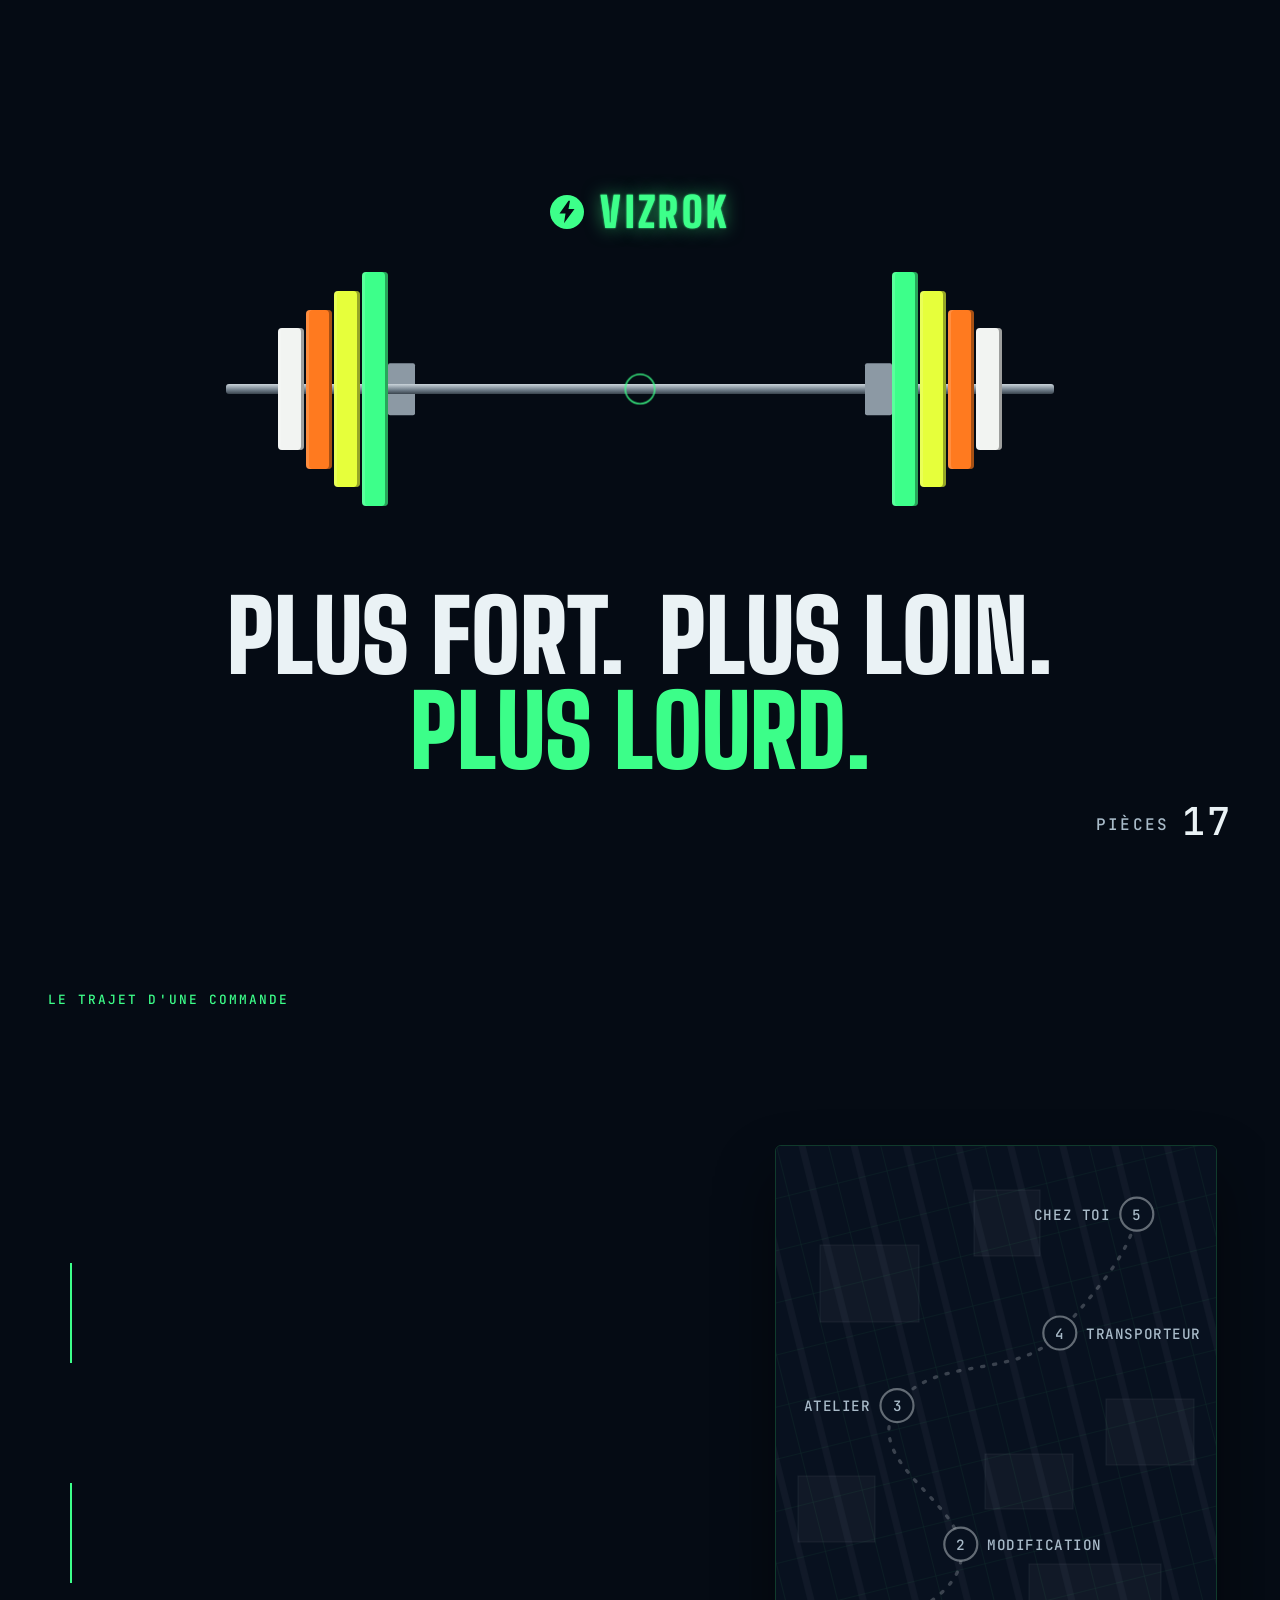
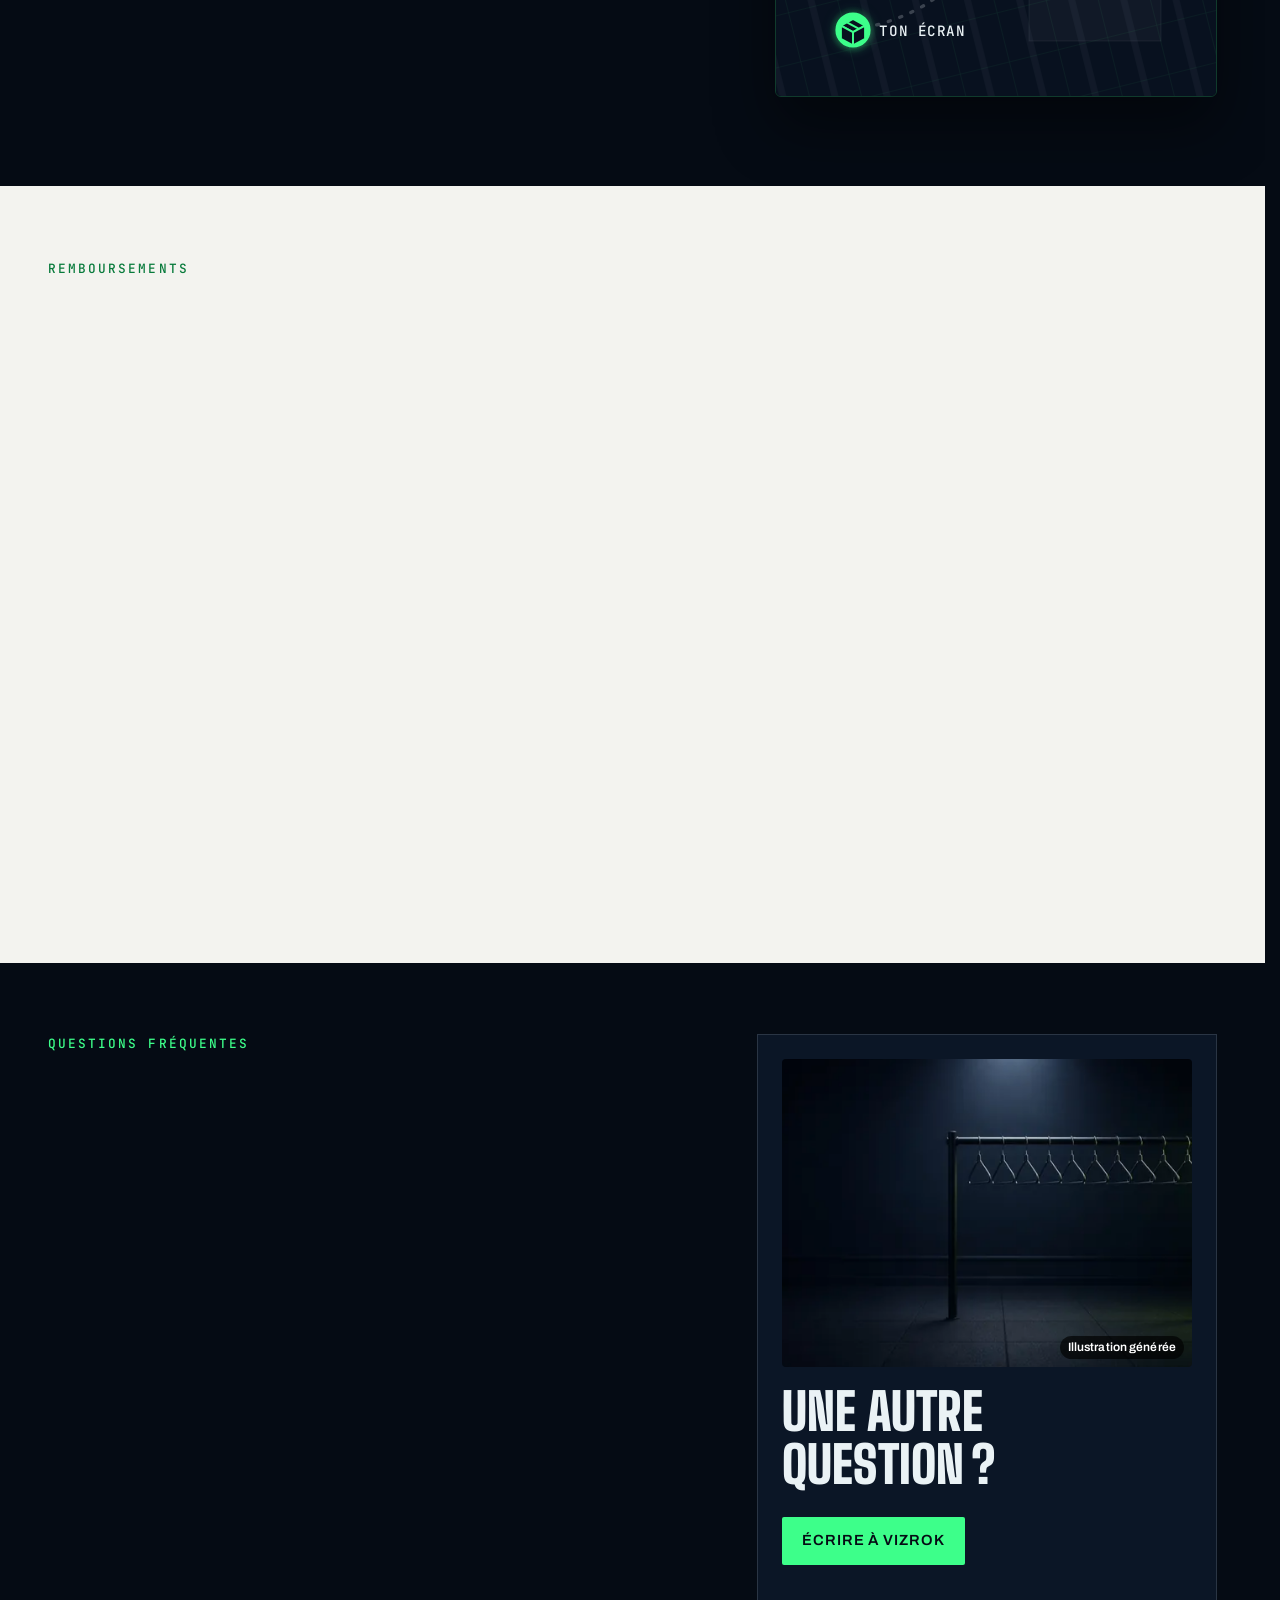
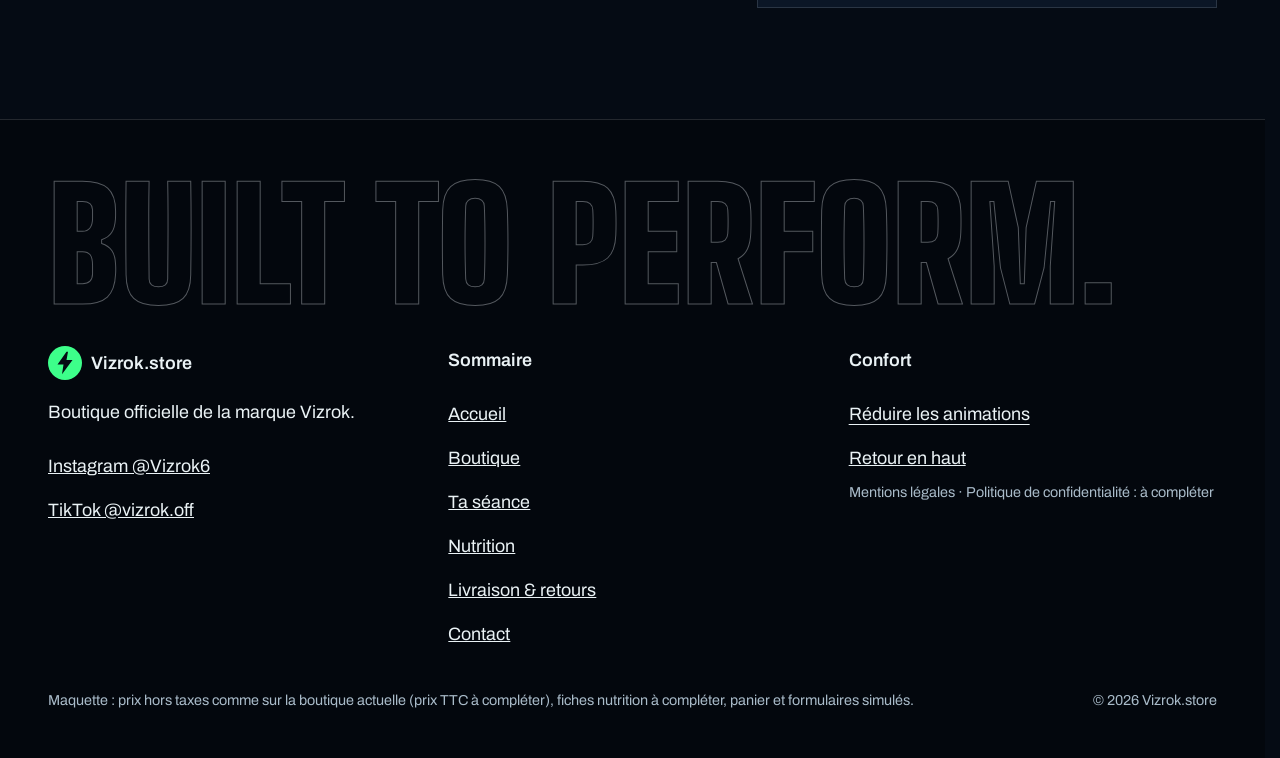
<file: livraison.html>
<!doctype html>
<html lang="fr" data-v="4" data-page="livraison" data-curseur>
<head>
<meta charset="utf-8">
<meta name="viewport" content="width=device-width, initial-scale=1, viewport-fit=cover">
<title>Livraison et retours — Vizrok.store</title>
<meta name="description" content="Fabrication à la demande, défauts remplacés ou remboursés, rétractation de 14 jours dans l&#39;Union européenne, moyens de paiement et douanes.">
<meta name="robots" content="noindex, nofollow">
<link rel="canonical" href="https://vizrok-maquette.vercel.app/livraison">
<style>:root{--fond:#050B14;--texte:#EAF2F5;--voile-fond:#0A1422;--ouverture-fond:#050B14;--menu-fond:#050B14}:root { --entete-h: 72px; --barres-h: 0px; } html { background: var(--fond); color: var(--texte); scrollbar-gutter: stable; } body { margin: 0; background: var(--fond); } html.js:not(.calme):not(.secours):not([data-arrivee="retour"]) [data-anime] { opacity: 0; } html.js:not(.calme):not(.secours):not([data-arrivee="retour"]) [data-anime].vu { opacity: 1; } [data-voile] { position: fixed; inset: 0; z-index: 900; background: var(--voile-fond); transform: translateY(100%); visibility: hidden; pointer-events: none; } html[data-arrivee="voile"]:not(.voile-leve):not(.calme):not(.secours) [data-voile] { transform: none; visibility: visible; } html.calme [data-voile], html.secours [data-voile] { visibility: hidden !important; } .ouverture-panneau { position: fixed; inset: 0; z-index: 850; display: none; place-content: center; justify-items: center; background: var(--ouverture-fond, var(--voile-fond)); color: var(--fond); text-align: center; } html.js[data-arrivee="intro"]:not(.calme):not(.secours):not(.intro-finie) .ouverture-panneau { display: grid; } html.defilement-bloque, html.defilement-bloque body, html.js[data-arrivee="intro"]:not(.calme):not(.secours):not(.intro-finie), html.js[data-arrivee="intro"]:not(.calme):not(.secours):not(.intro-finie) body, html[data-arrivee="voile"]:not(.voile-leve):not(.calme):not(.secours), html[data-arrivee="voile"]:not(.voile-leve):not(.calme):not(.secours) body { overflow: hidden; } html.js[data-arrivee="intro"]:not(.calme):not(.secours):not(.intro-finie) { background-color: var(--ouverture-fond, var(--voile-fond)); } html[data-arrivee="voile"]:not(.voile-leve):not(.calme):not(.secours) { background-color: var(--voile-fond); }</style>
<script>(function () {
var d = document.documentElement, ss = null, ls = null;
try { ss = window.sessionStorage; ls = window.localStorage; } catch (e) {}
d.classList.add('js');
var calme = false;
try { calme = !!ls && ls.getItem('socle:calme') === 'oui'; } catch (e) {}
if (!calme && window.matchMedia && matchMedia('(prefers-reduced-motion: reduce)').matches) calme = true;
if (calme) d.classList.add('calme');
var nav = performance.getEntriesByType ? performance.getEntriesByType('navigation')[0] : null;
var type = nav ? nav.type : 'navigate';
var depart = null;
try { depart = JSON.parse(ss.getItem('socle:depart') || 'null'); ss.removeItem('socle:depart'); } catch (e) {}
if (depart && !(Date.now() - depart.t < 15000)) depart = null;
var retourSection = false;
try { retourSection = !!ss.getItem('socle:calme-retour'); } catch (e) {}
var mode = type === 'back_forward' || retourSection ? 'retour' : type === 'reload' ? 'intro' : depart ? 'voile' : 'intro';
d.setAttribute('data-arrivee', mode);
if (mode === 'voile' && depart.couleur) d.style.setProperty('--voile-fond', depart.couleur);
if (type === 'reload' && 'scrollRestoration' in history) {
if (!retourSection) history.scrollRestoration = 'manual';
}
try {
var choisie = ls && ls.getItem('socle:langue');
var langue = (d.lang || '').slice(0, 2);
if (choisie && choisie !== langue && type === 'navigate' && !depart) {
var alt = document.querySelector('link[rel="alternate"][hreflang="' + choisie + '"]');
if (alt) location.replace(new URL(alt.href).pathname + location.search + location.hash);
}
} catch (e) {}
setTimeout(function () { if (!d.classList.contains('demarre')) d.classList.add('secours'); }, 2000);
})();</script>
<link rel="preload" href="/assets/fonts/titres-900.woff2" as="font" type="font/woff2" crossorigin>
<link rel="preload" href="/assets/fonts/texte-400.woff2" as="font" type="font/woff2" crossorigin>
<link rel="stylesheet" href="/assets/css/socle.css?v=4">
<link rel="stylesheet" href="/assets/css/site.css?v=4">
<link rel="modulepreload" href="/assets/js/site.js?v=4">
<link rel="modulepreload" href="/assets/js/socle/index.js?v=4">
<script src="/assets/vendor/gsap.min.js" defer></script>
<script src="/assets/vendor/ScrollTrigger.min.js" defer></script>
<script src="/assets/vendor/SplitText.min.js" defer></script>
<script src="/assets/vendor/Flip.min.js" defer></script>
<script type="module" src="/assets/js/site.js?v=4"></script>
<meta name="theme-color" content="#050B14">
<link rel="icon" href="/assets/images/favicon.svg" type="image/svg+xml">
<link rel="apple-touch-icon" href="/assets/images/apple-touch-icon.png">
<meta property="og:type" content="website">
<meta property="og:site_name" content="Vizrok.store">
<meta property="og:locale" content="fr_FR">
<meta property="og:title" content="Livraison et retours — Vizrok.store">
<meta property="og:description" content="Fabrication à la demande, défauts remplacés ou remboursés, rétractation de 14 jours dans l&#39;Union européenne, moyens de paiement et douanes.">
<meta property="og:url" content="https://vizrok-maquette.vercel.app/livraison">
<meta property="og:image" content="https://vizrok-maquette.vercel.app/assets/partage/livraison-fr.jpg">
<meta property="og:image:width" content="1200">
<meta property="og:image:height" content="630">
<meta property="og:image:alt" content="Colis en carton empilés dans la pénombre, Vizrok.store">
<meta name="twitter:card" content="summary_large_image">
<script type="application/ld+json">{"@context":"https://schema.org","@type":"OnlineStore","name":"Vizrok.store","url":"https://vizrok-maquette.vercel.app/","description":"Boutique officielle Vizrok : vêtements, accessoires et gamme Vizrok Nutrition, fabriqués à la demande.","slogan":"Built to Perform.","sameAs":["https://instagram.com/Vizrok6","https://tiktok.com/@vizrok.off"],"paymentAccepted":"Carte bancaire, PayPal, Google Pay, Apple Pay"}</script>
</head>
<body id="haut">
<div data-voile aria-hidden="true"><div class="voile-disque"><svg viewBox="0 0 200 200" aria-hidden="true"><defs><path id="vd-cercle" d="M100 100m-66 0a66 66 0 1 1 132 0a66 66 0 1 1-132 0"/></defs><circle class="vd-fond" cx="100" cy="100" r="100"/><g class="vd-marques"><circle cx="100" cy="100" r="96" class="vd-bord"/><circle cx="100" cy="100" r="80" class="vd-rainure"/><text class="vd-texte"><textPath href="#vd-cercle" textLength="404" lengthAdjust="spacing">VIZROK · BUILT TO PERFORM · 20 KG ·</textPath></text><circle cx="100" cy="100" r="30" class="vd-moyeu"/><circle cx="100" cy="100" r="11" class="vd-trou"/></g></svg></div><div class="voile-contenu"><span class="marque" aria-hidden="true"><svg class="marque-eclair" viewBox="0 0 24 32" width="18" height="24"><path d="M14 1 2 18h8l-2 13L22 12h-8l2-11z" fill="currentColor"/></svg></span><span data-voile-libelle>Livraison &amp; retours</span><span class="voile-barre"></span></div></div>
<div class="ouverture-panneau" data-ouverture aria-hidden="true" data-effet="barre-chargee">
  <p class="intro-logo"><span class="marque" aria-hidden="true"><svg class="marque-eclair" viewBox="0 0 24 32" width="18" height="24"><path d="M14 1 2 18h8l-2 13L22 12h-8l2-11z" fill="currentColor"/></svg></span><span class="intro-neon">VIZROK</span></p>
  <div class="intro-scene">
    <div class="intro-barre"><span class="intro-manchon intro-manchon--g"></span><span class="intro-tige"></span><span class="intro-manchon intro-manchon--d"></span>
      <span class="intro-cote intro-cote--g"><span class="intro-disque d-vert" style="--i:0"></span><span class="intro-disque d-jaune" style="--i:1"></span><span class="intro-disque d-orange" style="--i:2"></span><span class="intro-disque d-blanc" style="--i:3"></span></span><span class="intro-cote intro-cote--d"><span class="intro-disque d-vert" style="--i:0"></span><span class="intro-disque d-jaune" style="--i:1"></span><span class="intro-disque d-orange" style="--i:2"></span><span class="intro-disque d-blanc" style="--i:3"></span></span>
    </div>
    <span class="intro-choc" aria-hidden="true"></span>
  </div>
  <p class="intro-mots"><span>Plus fort.</span> <span>Plus loin.</span> <span>Plus lourd.</span></p>
  <p class="intro-compteur"><span class="intro-compteur-libelle">Pièces</span> <span class="intro-compteur-valeur" data-intro-compteur>00</span></p>
</div>
<a class="evitement" href="#contenu">Aller au contenu</a>
<header data-entete>
  <div class="entete-rangee">
    <a class="entete-logo" href="/" data-libelle="Accueil">
      <span class="marque" aria-hidden="true"><svg class="marque-eclair" viewBox="0 0 24 32" width="18" height="24"><path d="M14 1 2 18h8l-2 13L22 12h-8l2-11z" fill="currentColor"/></svg></span><span class="entete-nom">Vizrok<span class="entete-point">.store</span></span>
    </a>
    <nav data-nav aria-label="Navigation principale">
      <ul><li><a href="/boutique" data-libelle="Boutique">Boutique</a></li><li><a href="/seance" data-libelle="Ta séance">Ta séance</a></li><li><a href="/nutrition" data-libelle="Nutrition">Nutrition</a></li><li><a href="/livraison" data-libelle="Livraison &amp; retours" aria-current="page">Livraison &amp; retours</a></li><li><a href="/contact" data-libelle="Contact">Contact</a></li></ul>
    </nav>
    <div class="entete-actions">
      <button type="button" class="bouton bouton-panier " data-panier-ouvrir aria-controls="panier" aria-expanded="false">Panier <span class="panier-compte" data-panier-compte>0</span></button>
      <button type="button" data-menu-bouton aria-controls="menu" aria-expanded="false" data-libelle-ouvrir="Menu" data-libelle-fermer="Fermer"><span data-libelle-bouton>Menu</span></button>
    </div>
  </div>
</header>
<div id="menu" data-menu role="dialog" aria-modal="true" aria-label="Menu">
  <ul><li style="--i:0"><a href="/" class="menu-lien" data-libelle="Accueil">Accueil</a></li><li style="--i:1"><a href="/boutique" class="menu-lien" data-libelle="Boutique">Boutique</a></li><li style="--i:2"><a href="/seance" class="menu-lien" data-libelle="Ta séance">Ta séance</a></li><li style="--i:3"><a href="/nutrition" class="menu-lien" data-libelle="Nutrition">Nutrition</a></li><li style="--i:4"><a href="/livraison" class="menu-lien" data-libelle="Livraison &amp; retours" aria-current="page">Livraison &amp; retours</a></li><li style="--i:5"><a href="/contact" class="menu-lien" data-libelle="Contact">Contact</a></li></ul>
  <ul class="menu-reseaux"><li><a class="lien-reseau" href="https://instagram.com/Vizrok6" target="_blank" rel="noopener">Instagram <span>@Vizrok6</span></a></li><li><a class="lien-reseau" href="https://tiktok.com/@vizrok.off" target="_blank" rel="noopener">TikTok <span>@vizrok.off</span></a></li></ul>
  <p><button type="button" class="lien" data-calme-bascule data-libelle-reduire="Réduire les animations" data-libelle-retablir="Rétablir les animations" data-libelle-systeme="Animations réduites par votre appareil"><span data-libelle-bouton>Réduire les animations</span></button></p>
</div>
<main id="contenu" tabindex="-1">
<section class="l-tete" id="debut">
  <figure class="media l-tete-fond" data-grok data-fx="parallaxe" data-fx-force="6" style="--cadrage:72% 50%;--cadrage-mobile:50% 70%">
  <picture><source media="(max-width: 760px) and (orientation: portrait)" srcset="/assets/images/grok/livraison-ouverture-mobile-640.webp 640w, /assets/images/grok/livraison-ouverture-mobile-1080.webp 1080w" sizes="100vw">
    <img src="/assets/images/grok/livraison-ouverture-1280.webp" srcset="/assets/images/grok/livraison-ouverture-640.webp 640w, /assets/images/grok/livraison-ouverture-1280.webp 1280w, /assets/images/grok/livraison-ouverture-1600.webp 1600w" sizes="100vw" alt="Colis en carton empilés sur une étagère en acier, dans la pénombre" width="1280" height="859" fetchpriority="high" loading="eager" decoding="async">
  </picture><figcaption class="mention-ia">Illustration générée</figcaption>
</figure>
  <div class="l-tete-cadre conteneur">
    <div class="bordereau" data-effet="bordereau-tampon">
      <p class="bordereau-tete"><span>Bordereau</span></p>
      <p class="surtitre">Livraison et retours</p>
      <h1 class="l-titre">Qualité garantie.</h1>
      <p class="l-texte">Chaque pièce est fabriquée à la demande. Un défaut ? Elle est remplacée ou remboursée.</p>
      <p class="bordereau-actions"><a class="bouton" href="#faq" data-action-principale>Lire les questions</a> <span class="l-info" data-info-cle>30 jours pour signaler un défaut · 14 jours de rétractation dans l&#39;UE</span></p>
      <dl class="bordereau-champs">
        <div><dt>Expéditeur</dt><dd>Vizrok.store via Fourthwall</dd></div>
        <div><dt>Destinataire</dt><dd>Toi, en France ou à l&#39;international</dd></div>
        <div><dt>Contenu</dt><dd>Fabriqué à la demande</dd></div>
      </dl>
      <span class="tampon" aria-hidden="true">Garanti 2 ans</span>
      <svg class="bordereau-suivi" viewBox="0 0 600 24" preserveAspectRatio="none" aria-hidden="true"><path d="M2 12 H 598" stroke="currentColor" stroke-width="3" stroke-dasharray="10 8" fill="none"/></svg>
    </div>
  </div>
</section>
<section class="etapes conteneur" id="etapes">
  <div class="etapes-tete">
    <p class="surtitre">Le trajet d&#39;une commande</p>
    <h2 data-anime="lignes">De la commande à ta porte.</h2>
  </div>
  <div class="etapes-cadre">
    <ol class="frise">
      <svg class="frise-trait" viewBox="0 0 10 100" preserveAspectRatio="none" aria-hidden="true" data-fx="trace" data-effet="suivi-colis"><path d="M5 0 V 100" stroke="currentColor" stroke-width="2" fill="none" vector-effect="non-scaling-stroke"/></svg>
      <li class="frise-etape" data-anime style="--delai:0s"><span class="frise-point" aria-hidden="true">1</span><h3>Commande</h3><p>Tu reçois un e-mail de confirmation.</p></li><li class="frise-etape" data-anime style="--delai:0.06s"><span class="frise-point" aria-hidden="true">2</span><h3>Modification possible</h3><p>Un lien dans l&#39;e-mail permet de modifier ou d&#39;annuler, tant que la commande n&#39;est pas en fabrication.</p></li><li class="frise-etape" data-anime style="--delai:0.12s"><span class="frise-point" aria-hidden="true">3</span><h3>Fabrication</h3><p>La pièce est produite pour toi.</p></li><li class="frise-etape" data-anime style="--delai:0.18s"><span class="frise-point" aria-hidden="true">4</span><h3>Livraison</h3><p>Commandes internationales : droits et taxes d&#39;import possibles, annoncés au paiement.</p></li><li class="frise-etape" data-anime style="--delai:0.24s"><span class="frise-point" aria-hidden="true">5</span><h3>30 jours</h3><p>Pour signaler un défaut d&#39;impression ou de qualité, photo à l&#39;appui.</p></li>
    </ol>
    <div class="etapes-carte" data-effet="colis-carte" data-visuel aria-hidden="true">
      <svg class="carte-svg" viewBox="0 0 400 500">
        <defs>
          <pattern id="carte-rues" width="46" height="46" patternUnits="userSpaceOnUse" patternTransform="rotate(-14)"><path d="M0 0H46M0 0V46" fill="none" stroke="rgba(61,255,138,.09)" stroke-width="1"/><path d="M23 0V46" fill="none" stroke="rgba(234,242,245,.04)" stroke-width="6"/></pattern>
          <radialGradient id="carte-halo"><stop offset="0" stop-color="rgba(61,255,138,.35)"/><stop offset="1" stop-color="rgba(61,255,138,0)"/></radialGradient>
        </defs>
        <rect width="400" height="500" fill="#08111F"/>
        <rect width="400" height="500" fill="url(#carte-rues)"/>
        <path class="carte-blocs" d="M20 300h70v60H20zM190 280h80v50h-80zM230 380h120v70H230zM40 90h90v70H40zM300 230h80v60h-80zM180 40h60v60h-60z"/>
        <path class="carte-route" d="M70,440C120,432,176,404,168,362S78,284,110,236S220,214,258,170S322,96,328,62"/>
        <path class="carte-trajet" d="M70,440C120,432,176,404,168,362S78,284,110,236S220,214,258,170S322,96,328,62" data-carte-trajet/>
        <g class="carte-noeud" data-noeud="1" transform="translate(70 440)"><circle r="15"/><text class="carte-num" text-anchor="middle" dy="5">1</text><text class="carte-nom" x="24" dy="5" text-anchor="start">Ton écran</text></g><g class="carte-noeud" data-noeud="2" transform="translate(168 362)"><circle r="15"/><text class="carte-num" text-anchor="middle" dy="5">2</text><text class="carte-nom" x="24" dy="5" text-anchor="start">Modification</text></g><g class="carte-noeud" data-noeud="3" transform="translate(110 236)"><circle r="15"/><text class="carte-num" text-anchor="middle" dy="5">3</text><text class="carte-nom" x="-24" dy="5" text-anchor="end">Atelier</text></g><g class="carte-noeud" data-noeud="4" transform="translate(258 170)"><circle r="15"/><text class="carte-num" text-anchor="middle" dy="5">4</text><text class="carte-nom" x="24" dy="5" text-anchor="start">Transporteur</text></g><g class="carte-noeud" data-noeud="5" transform="translate(328 62)"><circle r="15"/><text class="carte-num" text-anchor="middle" dy="5">5</text><text class="carte-nom" x="-24" dy="5" text-anchor="end">Chez toi</text></g>
        <g class="carte-colis" data-carte-colis><circle class="carte-ping" r="22" fill="url(#carte-halo)"/><g class="carte-carton"><path d="M-11 -4 0 -10 11 -4 0 2Z"/><path d="M-11 -4 0 2V14L-11 8Z"/><path d="M11 -4 0 2V14L11 8Z"/><path d="M-5.5 -7 5.5 -1"/></g></g>
      </svg>
    </div>
  </div>
</section>
<section class="clair rembours conteneur" id="remboursements">
  <p class="surtitre">Remboursements</p>
  <h2 data-anime="lignes">Remboursements et droits.</h2>
  <ul class="rembours-grille" data-anime="cascade" data-visuel>
    <li><strong class="rembours-chiffre"><span data-compteur="24">24</span></strong><span>heures ouvrées sur PayPal</span></li>
    <li><strong class="rembours-chiffre">7 à 10</strong><span>jours ouvrés sur une carte bancaire, selon la banque</span></li>
    <li><strong class="rembours-chiffre"><span data-compteur="14">14</span></strong><span>jours pour se rétracter dans l&#39;UE, l&#39;EEE et au Royaume-Uni</span><small>Retour à tes frais à l&#39;adresse indiquée ; remboursement du prix et de la livraison standard sous 14 jours. Articles personnalisés exclus.</small></li>
    <li><strong class="rembours-chiffre"><span data-compteur="2">2</span></strong><span>ans de garantie dans l&#39;EEE et au Royaume-Uni</span></li>
  </ul>
  <div class="paiements" id="paiements">
    <h3 data-anime>Paie comme tu veux.</h3>
    <ul class="paiements-liste" data-anime="cascade"><li>Carte bancaire</li><li>PayPal</li><li>Google Pay</li><li>Apple Pay</li><li>Klarna selon le pays</li></ul>
  </div>
</section>
<section class="faq conteneur" id="faq">
  <div>
    <p class="surtitre">Questions fréquentes</p>
    <h2 data-anime="lignes">Les questions qu&#39;on nous pose.</h2>
    <details class="faq-item" data-anime><summary>Puis-je modifier ou annuler ma commande ?</summary><p>Oui, avec le lien de l&#39;e-mail de confirmation, pendant un court moment après la commande, tant qu&#39;elle n&#39;est pas partie en fabrication.</p></details><details class="faq-item" data-anime><summary>Que faire si un article arrive avec un défaut ?</summary><p>Vous avez 30 jours après réception pour le signaler par le formulaire de contact, avec une photo nette du défaut sur une surface plane et votre numéro de commande. L&#39;article est remplacé ou remboursé.</p></details><details class="faq-item" data-anime><summary>Puis-je retourner un article qui ne me va pas ?</summary><p>Les articles étant fabriqués à la demande, les retours pour la taille ne sont pas acceptés, sauf droits légaux. Dans l&#39;Union européenne, l&#39;Espace économique européen et au Royaume-Uni, le droit de rétractation de 14 jours s&#39;applique aux articles non personnalisés.</p></details><details class="faq-item" data-anime><summary>Quand suis-je remboursé ?</summary><p>Sous 24 heures ouvrées sur PayPal, sous 7 à 10 jours ouvrés sur une carte bancaire, selon votre banque.</p></details><details class="faq-item" data-anime><summary>Y a-t-il des frais de douane ?</summary><p>Une commande internationale peut être soumise à des droits et taxes d&#39;import. Selon le pays, ils sont perçus au paiement ou annoncés par un avis au moment de commander.</p></details><details class="faq-item" data-anime><summary>Qui gère ma commande ?</summary><p>Les commandes sont gérées par Fourthwall, vendeur officiel et partenaire de fabrication de la boutique, qui traite les questions de commande et les retours.</p></details>
  </div>
  <div class="faq-cote">
    <figure class="media faq-media" data-grok data-fx="zoom" style="--cadrage:70% 50%">
  <picture>
    <img src="/assets/images/grok/boutique-rayon-1280.webp" srcset="/assets/images/grok/boutique-rayon-640.webp 640w, /assets/images/grok/boutique-rayon-1280.webp 1280w, /assets/images/grok/boutique-rayon-1600.webp 1600w" sizes="(max-width: 760px) 100vw, 30vw" alt="Portant noir vide avec des cintres en acier" width="1280" height="859" loading="lazy" decoding="async">
  </picture><figcaption class="mention-ia">Illustration générée</figcaption>
</figure>
    <h2 class="faq-cote-titre">Une autre question ?</h2>
    <p><a href="/contact?sujet=commande" class="bouton" data-libelle="Contact" data-survol="magnetique">Écrire à Vizrok</a></p>
  </div>
</section>
</main>
<footer class="pied" id="pied" data-masque-barre>
  <div class="conteneur pied-haut">
    <p class="pied-signature" aria-hidden="true" data-audit-ignorer>Built to Perform.</p>
  </div>
  <div class="conteneur pied-grille">
    <div>
      <p class="pied-nom"><span class="marque" aria-hidden="true"><svg class="marque-eclair" viewBox="0 0 24 32" width="18" height="24"><path d="M14 1 2 18h8l-2 13L22 12h-8l2-11z" fill="currentColor"/></svg></span> <strong>Vizrok.store</strong></p>
      <p>Boutique officielle de la marque Vizrok.</p>
      <ul><li><a href="https://instagram.com/Vizrok6" target="_blank" rel="noopener">Instagram @Vizrok6</a></li><li><a href="https://tiktok.com/@vizrok.off" target="_blank" rel="noopener">TikTok @vizrok.off</a></li></ul>
    </div>
    <nav aria-label="Sommaire">
      <p><strong>Sommaire</strong></p>
      <ul><li><a href="/" data-libelle="Accueil">Accueil</a></li><li><a href="/boutique" data-libelle="Boutique">Boutique</a></li><li><a href="/seance" data-libelle="Ta séance">Ta séance</a></li><li><a href="/nutrition" data-libelle="Nutrition">Nutrition</a></li><li><a href="/livraison" data-libelle="Livraison &amp; retours" aria-current="page">Livraison &amp; retours</a></li><li><a href="/contact" data-libelle="Contact">Contact</a></li></ul>
    </nav>
    <div>
      <p><strong>Confort</strong></p>
      <ul>
        <li><button type="button" class="lien" data-calme-bascule data-libelle-reduire="Réduire les animations" data-libelle-retablir="Rétablir les animations" data-libelle-systeme="Animations réduites par votre appareil"><span data-libelle-bouton>Réduire les animations</span></button></li>
        <li><a href="#haut" data-sans-transition>Retour en haut</a></li>
      </ul>
      <p class="pied-legal">Mentions légales · Politique de confidentialité : à compléter</p>
    </div>
  </div>
  <div class="conteneur pied-bas"><p>Maquette : prix hors taxes comme sur la boutique actuelle (prix TTC à compléter), fiches nutrition à compléter, panier et formulaires simulés.</p><p>© 2026 Vizrok.store</p></div>
</footer>
<div data-barre-fixe>
  <a href="/boutique" class="bouton bouton--contour" data-libelle="Boutique">Boutique</a>
  <button type="button" class="bouton bouton-panier bouton-panier--barre" data-panier-ouvrir aria-controls="panier" aria-expanded="false">Panier <span class="panier-compte" data-panier-compte>0</span></button>
</div>
<div class="panier" id="panier" role="dialog" aria-modal="true" aria-labelledby="panier-titre" data-recouvrement hidden data-t-moins="Une de moins" data-t-plus="Une de plus" data-t-retirer="Retirer" data-t-quantite="Quantité">
  <div class="panier-fond" data-panier-fermer></div>
  <div class="panier-tiroir" tabindex="-1">
    <div class="panier-tete">
      <h2 id="panier-titre">Ton panier</h2>
      <button type="button" class="panier-fermer" data-panier-fermer aria-label="Fermer le panier"><svg viewBox="0 0 24 24" width="22" height="22" aria-hidden="true"><path d="M5 5l14 14M19 5 5 19" stroke="currentColor" stroke-width="2.4" stroke-linecap="round"/></svg></button>
    </div>
    <p class="panier-vide" data-panier-vide>Ton panier est vide. Choisis une pièce dans la boutique.</p>
    <ul class="panier-liste" data-panier-liste></ul>
    <div class="panier-pied">
      <p class="panier-total"><span>Total HT</span> <strong data-panier-total data-prix>0,00 €</strong></p>
      <p class="panier-note">Prix hors taxes de la boutique actuelle ; TVA, livraison et droits éventuels calculés à la commande. Prix TTC à compléter.</p>
      <p class="panier-paiements" aria-label="Moyens de paiement acceptés"><span>Carte bancaire</span><span>PayPal</span><span>Google Pay</span><span>Apple Pay</span><span>Klarna selon le pays</span></p>
      <button type="button" class="bouton panier-commander" data-panier-commander>Commander</button>
      <p class="panier-message" data-panier-message role="status" hidden>Commande simulée : rien n&#39;a été payé ni envoyé. Sur le site final, le paiement passera par la boutique officielle.</p>
    </div>
    <p class="visuellement-cache" aria-live="polite" data-panier-annonce data-ajoute="ajouté au panier"></p>
  </div>
</div>
<script type="application/json" id="donnees-produits">[{"id":"maillot","nom":"Vizrok.store Maillot de sport","court":"Maillot de sport","categorie":"vetements","categorieNom":"Vêtements","prix":22.73,"description":"Maillot de sport unisexe léger en mesh polyester respirant, imprimé au visuel Vizrok.","details":["100 % polyester respirant (mesh)","Tissu léger (4,13 oz)","Coupe ample, longueur allongée","Manches raglan courtes, col rond bordé","Coutures latérales, étiquette détachable"],"couleurs":[{"nom":"Blanc","hex":"#F2F4F2"},{"nom":"Jaune néon","hex":"#E6FF3B"},{"nom":"Orange néon","hex":"#FF7A1F"}],"tailles":["S","M","L","XL","2XL"],"aCompleter":false,"coloriPhoto":"Blanc","teinte":true,"vues":[{"src":"/assets/images/produits/maillot-1","largeurs":[480,800,1200],"fond":"#000000","plein":false},{"src":"/assets/images/produits/maillot-2","largeurs":[480,800,1200],"fond":"#E4E4E4","plein":false},{"src":"/assets/images/produits/maillot-3","largeurs":[480,800,1200],"fond":"#000000","plein":false},{"src":"/assets/images/produits/maillot-4","largeurs":[480,800,1200],"fond":"#E4E4E4","plein":false},{"src":"/assets/images/produits/maillot-5","largeurs":[480,800,1200],"fond":"#E4E4E4","plein":false}],"dessins":["\u003csvg viewBox=\"0 0 240 230\" aria-hidden=\"true\" style=\"--remplissage:#F2F4F2\">\u003cpath class=\"vc-corps\" d=\"M82 46 104 36c4 10 28 10 32 0l22 10 30 30-22 22-14-12v104H88V86L74 98 52 76z\"/>\u003cpath class=\"vc-trait\" d=\"M104 36 88 86M136 36l16 50\"/>\u003cpath class=\"vc-trait\" d=\"M106 38c6 8 22 8 28 0\"/>\u003cpath class=\"vc-eclair\" transform=\"translate(108 104) scale(0.9)\" d=\"M14 1 2 18h8l-2 13L22 12h-8l2-11z\"/>\u003c/svg>","\u003csvg viewBox=\"0 0 240 230\" aria-hidden=\"true\" style=\"--remplissage:#E6FF3B\">\u003cpath class=\"vc-corps\" d=\"M82 46 104 36c4 10 28 10 32 0l22 10 30 30-22 22-14-12v104H88V86L74 98 52 76z\"/>\u003cpath class=\"vc-trait\" d=\"M104 36 88 86M136 36l16 50\"/>\u003cpath class=\"vc-trait\" d=\"M106 38c6 8 22 8 28 0\"/>\u003cpath class=\"vc-eclair\" transform=\"translate(108 104) scale(0.9)\" d=\"M14 1 2 18h8l-2 13L22 12h-8l2-11z\"/>\u003c/svg>","\u003csvg viewBox=\"0 0 240 230\" aria-hidden=\"true\" style=\"--remplissage:#FF7A1F\">\u003cpath class=\"vc-corps\" d=\"M82 46 104 36c4 10 28 10 32 0l22 10 30 30-22 22-14-12v104H88V86L74 98 52 76z\"/>\u003cpath class=\"vc-trait\" d=\"M104 36 88 86M136 36l16 50\"/>\u003cpath class=\"vc-trait\" d=\"M106 38c6 8 22 8 28 0\"/>\u003cpath class=\"vc-eclair\" transform=\"translate(108 104) scale(0.9)\" d=\"M14 1 2 18h8l-2 13L22 12h-8l2-11z\"/>\u003c/svg>"]},{"id":"tshirt","nom":"T-shirt Vizrok Comfort Colors","court":"T-shirt Comfort Colors","categorie":"vetements","categorieNom":"Vêtements","prix":23.64,"description":"T-shirt en coton épais, coupe ample, logo néon Vizrok au centre de la poitrine.","details":["100 % coton filé à l'anneau","Tissu épais (6,1 oz)","Coupe ample"],"couleurs":[{"nom":"Blanc","hex":"#F2F2EE"},{"nom":"Noir","hex":"#16171A"},{"nom":"Pepper","hex":"#4A4A48"}],"tailles":["S","M","L","XL","2XL","3XL","4XL"],"aCompleter":false,"coloriPhoto":"Blanc","teinte":false,"vues":[{"src":"/assets/images/produits/tshirt-1","largeurs":[480,800,1200],"fond":"#000000","plein":false},{"src":"/assets/images/produits/tshirt-2","largeurs":[480,800,1200],"fond":"#000000","plein":false},{"src":"/assets/images/produits/tshirt-3","largeurs":[480,800,1200],"fond":"#E6E6E7","plein":false},{"src":"/assets/images/produits/tshirt-4","largeurs":[480,800,1200],"fond":"#E4E4E4","plein":false},{"src":"/assets/images/produits/tshirt-5","largeurs":[480,800,1200],"fond":"#E5E5E5","plein":false}],"dessins":["\u003csvg viewBox=\"0 0 240 230\" aria-hidden=\"true\" style=\"--remplissage:#F2F2EE\">\u003cpath class=\"vc-corps\" d=\"M82 46 104 36c4 10 28 10 32 0l22 10 30 30-22 22-14-12v104H88V86L74 98 52 76z\"/>\u003cpath class=\"vc-trait\" d=\"M104 36c4 12 28 12 32 0\"/>\u003cpath class=\"vc-eclair\" transform=\"translate(108 100) scale(0.9)\" d=\"M14 1 2 18h8l-2 13L22 12h-8l2-11z\"/>\u003c/svg>","\u003csvg viewBox=\"0 0 240 230\" aria-hidden=\"true\" style=\"--remplissage:#16171A\">\u003cpath class=\"vc-corps\" d=\"M82 46 104 36c4 10 28 10 32 0l22 10 30 30-22 22-14-12v104H88V86L74 98 52 76z\"/>\u003cpath class=\"vc-trait\" d=\"M104 36c4 12 28 12 32 0\"/>\u003cpath class=\"vc-eclair\" transform=\"translate(108 100) scale(0.9)\" d=\"M14 1 2 18h8l-2 13L22 12h-8l2-11z\"/>\u003c/svg>","\u003csvg viewBox=\"0 0 240 230\" aria-hidden=\"true\" style=\"--remplissage:#4A4A48\">\u003cpath class=\"vc-corps\" d=\"M82 46 104 36c4 10 28 10 32 0l22 10 30 30-22 22-14-12v104H88V86L74 98 52 76z\"/>\u003cpath class=\"vc-trait\" d=\"M104 36c4 12 28 12 32 0\"/>\u003cpath class=\"vc-eclair\" transform=\"translate(108 100) scale(0.9)\" d=\"M14 1 2 18h8l-2 13L22 12h-8l2-11z\"/>\u003c/svg>"]},{"id":"pantalon","nom":"Pantalon Vizrok Comfort Colors","court":"Pantalon Comfort Colors","categorie":"vetements","categorieNom":"Vêtements","prix":40.91,"description":"Pantalon de jogging en coton, coupe ample, logo néon Vizrok sur la jambe gauche.","details":["100 % coton filé à l'anneau, épaisseur moyenne (6,5 oz)","Teint après confection : toucher doux, faible rétrécissement","Deux poches avant doublées","Taille et chevilles côtelées, cordon naturel"],"couleurs":[{"nom":"Ivoire","hex":"#EDE6D6"},{"nom":"Peachy","hex":"#E9B79A"},{"nom":"Hydrangea","hex":"#7D93B8"}],"tailles":["S","M","L","XL","2XL"],"aCompleter":false,"coloriPhoto":"Ivoire","teinte":false,"vues":[{"src":"/assets/images/produits/pantalon-1","largeurs":[480,800,1200],"fond":"#000000","plein":false}],"dessins":["\u003csvg viewBox=\"0 0 240 230\" aria-hidden=\"true\" style=\"--remplissage:#EDE6D6\">\u003cpath class=\"vc-corps\" d=\"M86 30h68l8 172h-34l-8-118-8 118H78z\"/>\u003cpath class=\"vc-trait\" d=\"M86 46h68M86 30v16M154 30v16M80 190h32M128 190h32\"/>\u003cpath class=\"vc-eclair\" transform=\"translate(92 70) scale(0.7)\" d=\"M14 1 2 18h8l-2 13L22 12h-8l2-11z\"/>\u003c/svg>","\u003csvg viewBox=\"0 0 240 230\" aria-hidden=\"true\" style=\"--remplissage:#E9B79A\">\u003cpath class=\"vc-corps\" d=\"M86 30h68l8 172h-34l-8-118-8 118H78z\"/>\u003cpath class=\"vc-trait\" d=\"M86 46h68M86 30v16M154 30v16M80 190h32M128 190h32\"/>\u003cpath class=\"vc-eclair\" transform=\"translate(92 70) scale(0.7)\" d=\"M14 1 2 18h8l-2 13L22 12h-8l2-11z\"/>\u003c/svg>","\u003csvg viewBox=\"0 0 240 230\" aria-hidden=\"true\" style=\"--remplissage:#7D93B8\">\u003cpath class=\"vc-corps\" d=\"M86 30h68l8 172h-34l-8-118-8 118H78z\"/>\u003cpath class=\"vc-trait\" d=\"M86 46h68M86 30v16M154 30v16M80 190h32M128 190h32\"/>\u003cpath class=\"vc-eclair\" transform=\"translate(92 70) scale(0.7)\" d=\"M14 1 2 18h8l-2 13L22 12h-8l2-11z\"/>\u003c/svg>"]},{"id":"hoodie-lane-seven","nom":"Vizrok Lane Seven Hoodie","court":"Hoodie Lane Seven","categorie":"vetements","categorieNom":"Vêtements","prix":31.82,"description":"Sweat à capuche unisexe, logo Vizrok imprimé au centre de la poitrine. Taille petit : prendre une taille au-dessus.","details":["80 % coton, 20 % polyester recyclé (selon la couleur)","Épaisseur moyenne (8,25 oz), face 100 % coton","Capuche trois panneaux doublée","Poche kangourou, poignets et bas côtelés","Cordons assortis à embouts, œillets métal"],"couleurs":[{"nom":"Blanc","hex":"#F2F2EE"},{"nom":"Noir","hex":"#16171A"},{"nom":"Anthracite chiné","hex":"#45474C"},{"nom":"Rose pâle","hex":"#F1CFD3"}],"tailles":["S","M","L","XL","2XL","3XL"],"aCompleter":false,"coloriPhoto":"Blanc","teinte":false,"vues":[{"src":"/assets/images/produits/hoodie-lane-seven-1","largeurs":[480,800,1200],"fond":"#000000","plein":false},{"src":"/assets/images/produits/hoodie-lane-seven-2","largeurs":[480,800,1200],"fond":"#000000","plein":false},{"src":"/assets/images/produits/hoodie-lane-seven-3","largeurs":[480,800,1200],"fond":"#E3E3E3","plein":false},{"src":"/assets/images/produits/hoodie-lane-seven-4","largeurs":[480,800,1200],"fond":"#E4E4E4","plein":false},{"src":"/assets/images/produits/hoodie-lane-seven-5","largeurs":[480,800,1200],"fond":"#000000","plein":false}],"dessins":["\u003csvg viewBox=\"0 0 240 230\" aria-hidden=\"true\" style=\"--remplissage:#F2F2EE\">\u003cpath class=\"vc-corps\" d=\"M80 50 100 40c-6-24 46-24 40 0l20 10 28 66-20 8-18-40v112H90V84l-18 40-20-8z\"/>\u003cpath class=\"vc-trait\" d=\"M100 40c4 18 36 18 40 0M100 160h40l-6-26h-28zM90 190h60M52 116l20 8M188 116l-20 8\"/>\u003cpath class=\"vc-eclair\" transform=\"translate(110 92) scale(0.85)\" d=\"M14 1 2 18h8l-2 13L22 12h-8l2-11z\"/>\u003c/svg>","\u003csvg viewBox=\"0 0 240 230\" aria-hidden=\"true\" style=\"--remplissage:#16171A\">\u003cpath class=\"vc-corps\" d=\"M80 50 100 40c-6-24 46-24 40 0l20 10 28 66-20 8-18-40v112H90V84l-18 40-20-8z\"/>\u003cpath class=\"vc-trait\" d=\"M100 40c4 18 36 18 40 0M100 160h40l-6-26h-28zM90 190h60M52 116l20 8M188 116l-20 8\"/>\u003cpath class=\"vc-eclair\" transform=\"translate(110 92) scale(0.85)\" d=\"M14 1 2 18h8l-2 13L22 12h-8l2-11z\"/>\u003c/svg>","\u003csvg viewBox=\"0 0 240 230\" aria-hidden=\"true\" style=\"--remplissage:#45474C\">\u003cpath class=\"vc-corps\" d=\"M80 50 100 40c-6-24 46-24 40 0l20 10 28 66-20 8-18-40v112H90V84l-18 40-20-8z\"/>\u003cpath class=\"vc-trait\" d=\"M100 40c4 18 36 18 40 0M100 160h40l-6-26h-28zM90 190h60M52 116l20 8M188 116l-20 8\"/>\u003cpath class=\"vc-eclair\" transform=\"translate(110 92) scale(0.85)\" d=\"M14 1 2 18h8l-2 13L22 12h-8l2-11z\"/>\u003c/svg>","\u003csvg viewBox=\"0 0 240 230\" aria-hidden=\"true\" style=\"--remplissage:#F1CFD3\">\u003cpath class=\"vc-corps\" d=\"M80 50 100 40c-6-24 46-24 40 0l20 10 28 66-20 8-18-40v112H90V84l-18 40-20-8z\"/>\u003cpath class=\"vc-trait\" d=\"M100 40c4 18 36 18 40 0M100 160h40l-6-26h-28zM90 190h60M52 116l20 8M188 116l-20 8\"/>\u003cpath class=\"vc-eclair\" transform=\"translate(110 92) scale(0.85)\" d=\"M14 1 2 18h8l-2 13L22 12h-8l2-11z\"/>\u003c/svg>"]},{"id":"hoodie-cotton-heritage","nom":"Vizrok Cotton Heritage Hoodie","court":"Hoodie Cotton Heritage","categorie":"vetements","categorieNom":"Vêtements","prix":37.28,"description":"Sweat à capuche unisexe épais, logo imprimé au centre de la poitrine. Taille petit : prendre une taille au-dessus.","details":["65 % coton filé à l'anneau, 35 % polyester (selon la couleur)","Tissu épais (8,5 oz)","Coupe classique, peut être un peu ajustée"],"couleurs":[{"nom":"Blanc","hex":"#F2F2EE"},{"nom":"Noir","hex":"#16171A"},{"nom":"Anthracite chiné","hex":"#45474C"},{"nom":"Lavande","hex":"#B9A8D6"}],"tailles":["S","M","L","XL","2XL","3XL"],"aCompleter":false,"coloriPhoto":"Blanc","teinte":false,"vues":[{"src":"/assets/images/produits/hoodie-cotton-heritage-1","largeurs":[480,800,1200],"fond":"#000000","plein":false},{"src":"/assets/images/produits/hoodie-cotton-heritage-2","largeurs":[480,800,1200],"fond":"#000000","plein":false},{"src":"/assets/images/produits/hoodie-cotton-heritage-3","largeurs":[480,800,1200],"fond":"#E5E5E5","plein":false},{"src":"/assets/images/produits/hoodie-cotton-heritage-4","largeurs":[480,800,1200],"fond":"#E3E3E4","plein":false},{"src":"/assets/images/produits/hoodie-cotton-heritage-5","largeurs":[480,800,1200],"fond":"#E4E4E4","plein":false}],"dessins":["\u003csvg viewBox=\"0 0 240 230\" aria-hidden=\"true\" style=\"--remplissage:#F2F2EE\">\u003cpath class=\"vc-corps\" d=\"M80 50 100 40c-6-24 46-24 40 0l20 10 28 66-20 8-18-40v112H90V84l-18 40-20-8z\"/>\u003cpath class=\"vc-trait\" d=\"M100 40c4 18 36 18 40 0M100 160h40l-6-26h-28zM90 190h60M52 116l20 8M188 116l-20 8\"/>\u003cpath class=\"vc-eclair\" transform=\"translate(110 92) scale(0.85)\" d=\"M14 1 2 18h8l-2 13L22 12h-8l2-11z\"/>\u003c/svg>","\u003csvg viewBox=\"0 0 240 230\" aria-hidden=\"true\" style=\"--remplissage:#16171A\">\u003cpath class=\"vc-corps\" d=\"M80 50 100 40c-6-24 46-24 40 0l20 10 28 66-20 8-18-40v112H90V84l-18 40-20-8z\"/>\u003cpath class=\"vc-trait\" d=\"M100 40c4 18 36 18 40 0M100 160h40l-6-26h-28zM90 190h60M52 116l20 8M188 116l-20 8\"/>\u003cpath class=\"vc-eclair\" transform=\"translate(110 92) scale(0.85)\" d=\"M14 1 2 18h8l-2 13L22 12h-8l2-11z\"/>\u003c/svg>","\u003csvg viewBox=\"0 0 240 230\" aria-hidden=\"true\" style=\"--remplissage:#45474C\">\u003cpath class=\"vc-corps\" d=\"M80 50 100 40c-6-24 46-24 40 0l20 10 28 66-20 8-18-40v112H90V84l-18 40-20-8z\"/>\u003cpath class=\"vc-trait\" d=\"M100 40c4 18 36 18 40 0M100 160h40l-6-26h-28zM90 190h60M52 116l20 8M188 116l-20 8\"/>\u003cpath class=\"vc-eclair\" transform=\"translate(110 92) scale(0.85)\" d=\"M14 1 2 18h8l-2 13L22 12h-8l2-11z\"/>\u003c/svg>","\u003csvg viewBox=\"0 0 240 230\" aria-hidden=\"true\" style=\"--remplissage:#B9A8D6\">\u003cpath class=\"vc-corps\" d=\"M80 50 100 40c-6-24 46-24 40 0l20 10 28 66-20 8-18-40v112H90V84l-18 40-20-8z\"/>\u003cpath class=\"vc-trait\" d=\"M100 40c4 18 36 18 40 0M100 160h40l-6-26h-28zM90 190h60M52 116l20 8M188 116l-20 8\"/>\u003cpath class=\"vc-eclair\" transform=\"translate(110 92) scale(0.85)\" d=\"M14 1 2 18h8l-2 13L22 12h-8l2-11z\"/>\u003c/svg>"]},{"id":"pull-cotton-heritage","nom":"Pull Vizrok Cotton Heritage","court":"Pull Cotton Heritage","categorie":"vetements","categorieNom":"Vêtements","prix":32.73,"description":"Sweat unisexe épais en coton mélangé, logo néon Vizrok au centre.","details":["65 % coton, 35 % polyester, face 100 % coton (selon la couleur)","Tissu épais (8,5 oz)","Coupe classique"],"couleurs":[{"nom":"Blanc","hex":"#F2F2EE"},{"nom":"Noir","hex":"#16171A"},{"nom":"Anthracite chiné","hex":"#45474C"}],"tailles":["S","M","L","XL","2XL","3XL"],"aCompleter":false,"coloriPhoto":"Blanc","teinte":false,"vues":[{"src":"/assets/images/produits/pull-cotton-heritage-1","largeurs":[480,800,1200],"fond":"#000000","plein":false},{"src":"/assets/images/produits/pull-cotton-heritage-2","largeurs":[480,800,1200],"fond":"#000000","plein":false},{"src":"/assets/images/produits/pull-cotton-heritage-3","largeurs":[480,800,1200],"fond":"#E4E4E4","plein":false},{"src":"/assets/images/produits/pull-cotton-heritage-4","largeurs":[480,800,1200],"fond":"#E5E5E5","plein":false},{"src":"/assets/images/produits/pull-cotton-heritage-5","largeurs":[480,800,1200],"fond":"#E5E5E5","plein":false}],"dessins":["\u003csvg viewBox=\"0 0 240 230\" aria-hidden=\"true\" style=\"--remplissage:#F2F2EE\">\u003cpath class=\"vc-corps\" d=\"M80 46 104 36c4 10 28 10 32 0l24 10 26 64-20 8-18-40v116H88V78l-18 40-20-8z\"/>\u003cpath class=\"vc-trait\" d=\"M88 186h64M50 106l20 8M190 106l-20 8\"/>\u003cpath class=\"vc-eclair\" transform=\"translate(108 96) scale(0.9)\" d=\"M14 1 2 18h8l-2 13L22 12h-8l2-11z\"/>\u003c/svg>","\u003csvg viewBox=\"0 0 240 230\" aria-hidden=\"true\" style=\"--remplissage:#16171A\">\u003cpath class=\"vc-corps\" d=\"M80 46 104 36c4 10 28 10 32 0l24 10 26 64-20 8-18-40v116H88V78l-18 40-20-8z\"/>\u003cpath class=\"vc-trait\" d=\"M88 186h64M50 106l20 8M190 106l-20 8\"/>\u003cpath class=\"vc-eclair\" transform=\"translate(108 96) scale(0.9)\" d=\"M14 1 2 18h8l-2 13L22 12h-8l2-11z\"/>\u003c/svg>","\u003csvg viewBox=\"0 0 240 230\" aria-hidden=\"true\" style=\"--remplissage:#45474C\">\u003cpath class=\"vc-corps\" d=\"M80 46 104 36c4 10 28 10 32 0l24 10 26 64-20 8-18-40v116H88V78l-18 40-20-8z\"/>\u003cpath class=\"vc-trait\" d=\"M88 186h64M50 106l20 8M190 106l-20 8\"/>\u003cpath class=\"vc-eclair\" transform=\"translate(108 96) scale(0.9)\" d=\"M14 1 2 18h8l-2 13L22 12h-8l2-11z\"/>\u003c/svg>"]},{"id":"pull-stanley-stella","nom":"Pull Vizrok Stanley/Stella Oversize","court":"Pull Stanley/Stella Oversize","categorie":"vetements","categorieNom":"Vêtements","prix":55.46,"description":"Sweat unisexe oversize en coton biologique, logo néon Vizrok au centre.","details":["80 % coton biologique, 20 % polyester recyclé","Tissu épais (10,3 oz), intérieur gratté","Coupe oversize, bords côtes 2×2","Tissu certifié GOTS et OEKO-TEX Standard 100, PETA-Approved Vegan"],"couleurs":[{"nom":"Blanc","hex":"#F2F2EE"},{"nom":"Gris chiné","hex":"#A5A7AB"},{"nom":"Noir","hex":"#16171A"}],"tailles":["S","M","L","XL","2XL"],"aCompleter":false,"coloriPhoto":"Blanc","teinte":false,"vues":[{"src":"/assets/images/produits/pull-stanley-stella-1","largeurs":[480,800,1200],"fond":"#000000","plein":false},{"src":"/assets/images/produits/pull-stanley-stella-2","largeurs":[480,800,1200],"fond":"#000000","plein":false},{"src":"/assets/images/produits/pull-stanley-stella-3","largeurs":[480,800,1200],"fond":"#E5E5E5","plein":false},{"src":"/assets/images/produits/pull-stanley-stella-4","largeurs":[480,800,1200],"fond":"#E5E5E5","plein":false},{"src":"/assets/images/produits/pull-stanley-stella-5","largeurs":[480,800,1200],"fond":"#E4E4E4","plein":false}],"dessins":["\u003csvg viewBox=\"0 0 240 230\" aria-hidden=\"true\" style=\"--remplissage:#F2F2EE\">\u003cpath class=\"vc-corps\" d=\"M72 48 100 36c4 10 36 10 40 0l28 12 26 66-22 8-18-40v116H86V82l-18 40-22-8z\"/>\u003cpath class=\"vc-trait\" d=\"M86 188h68M46 112l22 8M194 112l-22 8\"/>\u003cpath class=\"vc-eclair\" transform=\"translate(108 96) scale(0.9)\" d=\"M14 1 2 18h8l-2 13L22 12h-8l2-11z\"/>\u003c/svg>","\u003csvg viewBox=\"0 0 240 230\" aria-hidden=\"true\" style=\"--remplissage:#A5A7AB\">\u003cpath class=\"vc-corps\" d=\"M72 48 100 36c4 10 36 10 40 0l28 12 26 66-22 8-18-40v116H86V82l-18 40-22-8z\"/>\u003cpath class=\"vc-trait\" d=\"M86 188h68M46 112l22 8M194 112l-22 8\"/>\u003cpath class=\"vc-eclair\" transform=\"translate(108 96) scale(0.9)\" d=\"M14 1 2 18h8l-2 13L22 12h-8l2-11z\"/>\u003c/svg>","\u003csvg viewBox=\"0 0 240 230\" aria-hidden=\"true\" style=\"--remplissage:#16171A\">\u003cpath class=\"vc-corps\" d=\"M72 48 100 36c4 10 36 10 40 0l28 12 26 66-22 8-18-40v116H86V82l-18 40-22-8z\"/>\u003cpath class=\"vc-trait\" d=\"M86 188h68M46 112l22 8M194 112l-22 8\"/>\u003cpath class=\"vc-eclair\" transform=\"translate(108 96) scale(0.9)\" d=\"M14 1 2 18h8l-2 13L22 12h-8l2-11z\"/>\u003c/svg>"]},{"id":"bob","nom":"Vizrok Big Accessories Bucket Hat","court":"Bob Big Accessories","categorie":"accessoires","categorieNom":"Accessoires","prix":25.46,"description":"Bob de la ligne Vizrok Big Accessories, emblème éclair sur le devant.","details":["100 % sergé de coton","Calotte haute (7,6 cm), bord de 5,1 cm","Œillets brodés pour l'aération","Taille unique"],"couleurs":[],"tailles":["Taille unique"],"aCompleter":false,"coloriPhoto":"","teinte":false,"vues":[{"src":"/assets/images/produits/bob-1","largeurs":[480,800,1200],"fond":"#000000","plein":false},{"src":"/assets/images/produits/bob-2","largeurs":[480,800,1200],"fond":"#000000","plein":false},{"src":"/assets/images/produits/bob-3","largeurs":[480,800,1200],"fond":"#8E8182","plein":true},{"src":"/assets/images/produits/bob-4","largeurs":[480,800,1200],"fond":"#C3BCBA","plein":true},{"src":"/assets/images/produits/bob-5","largeurs":[480,800,1200],"fond":"#E0DEDD","plein":true}],"dessins":["\u003csvg viewBox=\"0 0 240 230\" aria-hidden=\"true\" style=\"--remplissage:#1B2D4D\">\u003cpath class=\"vc-corps\" d=\"M84 84c0-34 72-34 72 0l4 34h-80z\"/>\u003cpath class=\"vc-corps\" d=\"M50 122c16-8 124-8 140 0-6 14-128 14-140 0z\"/>\u003cpath class=\"vc-eclair\" transform=\"translate(110 78) scale(0.8)\" d=\"M14 1 2 18h8l-2 13L22 12h-8l2-11z\"/>\u003c/svg>"]},{"id":"casquette","nom":"Vizrok Casquette Otto Cap Low Profile","court":"Casquette Otto Low Profile","categorie":"accessoires","categorieNom":"Accessoires","prix":22.73,"description":"Casquette basse non structurée, emblème éclair sur le devant.","details":["100 % sergé de coton","Six panneaux, calotte souple","Fermeture réglable à scratch","Visière précourbée, tour de tête 58 cm"],"couleurs":[{"nom":"Blanc","hex":"#F2F2EE"},{"nom":"Kaki","hex":"#9C8F6A"},{"nom":"Rouge","hex":"#C8252B"}],"tailles":["Taille unique"],"aCompleter":false,"coloriPhoto":"Blanc","teinte":false,"vues":[{"src":"/assets/images/produits/casquette-1","largeurs":[480,800,1200],"fond":"#000000","plein":false},{"src":"/assets/images/produits/casquette-2","largeurs":[480,800,1200],"fond":"#000000","plein":false},{"src":"/assets/images/produits/casquette-3","largeurs":[480,800,1200],"fond":"#000000","plein":false},{"src":"/assets/images/produits/casquette-4","largeurs":[480,800,1200],"fond":"#EDCFC6","plein":true},{"src":"/assets/images/produits/casquette-5","largeurs":[480,800,1200],"fond":"#E5DCD9","plein":true}],"dessins":["\u003csvg viewBox=\"0 0 240 230\" aria-hidden=\"true\" style=\"--remplissage:#F2F2EE\">\u003cpath class=\"vc-corps\" d=\"M66 128c0-52 100-60 108-4z\"/>\u003cpath class=\"vc-corps\" d=\"M150 124c20 0 44 4 50 16-18 6-46 4-62-2z\"/>\u003cpath class=\"vc-trait\" d=\"M120 66v58\"/>\u003cpath class=\"vc-eclair\" transform=\"translate(96 92) scale(0.75)\" d=\"M14 1 2 18h8l-2 13L22 12h-8l2-11z\"/>\u003c/svg>","\u003csvg viewBox=\"0 0 240 230\" aria-hidden=\"true\" style=\"--remplissage:#9C8F6A\">\u003cpath class=\"vc-corps\" d=\"M66 128c0-52 100-60 108-4z\"/>\u003cpath class=\"vc-corps\" d=\"M150 124c20 0 44 4 50 16-18 6-46 4-62-2z\"/>\u003cpath class=\"vc-trait\" d=\"M120 66v58\"/>\u003cpath class=\"vc-eclair\" transform=\"translate(96 92) scale(0.75)\" d=\"M14 1 2 18h8l-2 13L22 12h-8l2-11z\"/>\u003c/svg>","\u003csvg viewBox=\"0 0 240 230\" aria-hidden=\"true\" style=\"--remplissage:#C8252B\">\u003cpath class=\"vc-corps\" d=\"M66 128c0-52 100-60 108-4z\"/>\u003cpath class=\"vc-corps\" d=\"M150 124c20 0 44 4 50 16-18 6-46 4-62-2z\"/>\u003cpath class=\"vc-trait\" d=\"M120 66v58\"/>\u003cpath class=\"vc-eclair\" transform=\"translate(96 92) scale(0.75)\" d=\"M14 1 2 18h8l-2 13L22 12h-8l2-11z\"/>\u003c/svg>"]},{"id":"gourde","nom":"Vizrok Stainless Steel Water Bottle","court":"Gourde inox","categorie":"accessoires","categorieNom":"Accessoires","prix":28.18,"description":"Gourde isotherme en acier inoxydable aux couleurs de Vizrok.","details":["500 ml, 27 × 7 cm","Double paroi isolée sous vide : chaud ou froid pendant 6 heures","Bouchon vissé étanche et sans odeur","Lavage à la main"],"couleurs":[{"nom":"Noir","hex":"#16171A"},{"nom":"Blanc","hex":"#F2F2EE"}],"tailles":["500 ml"],"aCompleter":false,"coloriPhoto":"Noir","teinte":false,"vues":[{"src":"/assets/images/produits/gourde-1","largeurs":[480,800,1200],"fond":"#000000","plein":false},{"src":"/assets/images/produits/gourde-2","largeurs":[480,800,1200],"fond":"#000000","plein":false},{"src":"/assets/images/produits/gourde-3","largeurs":[480,800,1200],"fond":"#706E6E","plein":true},{"src":"/assets/images/produits/gourde-4","largeurs":[480,800,1200],"fond":"#000000","plein":false}],"dessins":["\u003csvg viewBox=\"0 0 240 230\" aria-hidden=\"true\" style=\"--remplissage:#16171A\">\u003cpath class=\"vc-corps\" d=\"M104 26h32v22c0 10 18 18 18 40v104a12 12 0 0 1-12 12H98a12 12 0 0 1-12-12V88c0-22 18-30 18-40z\"/>\u003cpath class=\"vc-trait\" d=\"M104 40h32\"/>\u003cpath class=\"vc-eclair\" transform=\"translate(108 120) scale(0.9)\" d=\"M14 1 2 18h8l-2 13L22 12h-8l2-11z\"/>\u003c/svg>","\u003csvg viewBox=\"0 0 240 230\" aria-hidden=\"true\" style=\"--remplissage:#F2F2EE\">\u003cpath class=\"vc-corps\" d=\"M104 26h32v22c0 10 18 18 18 40v104a12 12 0 0 1-12 12H98a12 12 0 0 1-12-12V88c0-22 18-30 18-40z\"/>\u003cpath class=\"vc-trait\" d=\"M104 40h32\"/>\u003cpath class=\"vc-eclair\" transform=\"translate(108 120) scale(0.9)\" d=\"M14 1 2 18h8l-2 13L22 12h-8l2-11z\"/>\u003c/svg>"]},{"id":"verre-shaker","nom":"Vizrok Shaker Pint Glass","court":"Verre shaker","categorie":"accessoires","categorieNom":"Accessoires","prix":22.73,"description":"Verre de 473 ml au logo Vizrok.","details":["100 % verre, 473 ml","Hauteur 15 cm, diamètre 9 cm en haut et 6 cm en bas","Ni lave-vaisselle ni micro-ondes"],"couleurs":[],"tailles":["473 ml"],"aCompleter":false,"coloriPhoto":"","teinte":false,"vues":[{"src":"/assets/images/produits/verre-shaker-1","largeurs":[480,800,1200],"fond":"#F9F9F9","plein":false},{"src":"/assets/images/produits/verre-shaker-2","largeurs":[480,800,1200],"fond":"#F6F6F6","plein":false},{"src":"/assets/images/produits/verre-shaker-3","largeurs":[480,800,1200],"fond":"#F9F9F9","plein":false}],"dessins":["\u003csvg viewBox=\"0 0 240 230\" aria-hidden=\"true\" style=\"--remplissage:#1B2D4D\">\u003cpath class=\"vc-corps vc-verre\" d=\"M78 40h84l-12 164H90z\"/>\u003cellipse class=\"vc-trait\" cx=\"120\" cy=\"40\" rx=\"42\" ry=\"6\"/>\u003cpath class=\"vc-trait\" d=\"M96 70l6 110\"/>\u003c/svg>"]},{"id":"verre-canette","nom":"Vizrok.store Verre en forme de canette","court":"Verre canette","categorie":"accessoires","categorieNom":"Accessoires","prix":20,"description":"Verre transparent en forme de canette, imprimé au visuel Vizrok.","details":["Verre transparent, 473 ml","Hauteur 14 cm, diamètre 7,6 cm","Fabriqué aux États-Unis, lavage à la main"],"couleurs":[],"tailles":["473 ml"],"aCompleter":false,"coloriPhoto":"","teinte":false,"vues":[{"src":"/assets/images/produits/verre-canette-1","largeurs":[480,800,1200],"fond":"#000000","plein":false},{"src":"/assets/images/produits/verre-canette-2","largeurs":[480,800,1200],"fond":"#000000","plein":false},{"src":"/assets/images/produits/verre-canette-3","largeurs":[480,800,1200],"fond":"#000000","plein":false},{"src":"/assets/images/produits/verre-canette-4","largeurs":[480,800,1200],"fond":"#000000","plein":false}],"dessins":["\u003csvg viewBox=\"0 0 240 230\" aria-hidden=\"true\" style=\"--remplissage:#1B2D4D\">\u003cpath class=\"vc-corps vc-verre\" d=\"M84 46c0-6 72-6 72 0l-4 14v126l4 12c0 8-72 8-72 0l4-12V60z\"/>\u003cellipse class=\"vc-trait\" cx=\"120\" cy=\"46\" rx=\"36\" ry=\"6\"/>\u003cpath class=\"vc-trait\" d=\"M98 74v100\"/>\u003c/svg>"]},{"id":"poster","nom":"Poster Vizrok paysage","court":"Poster paysage","categorie":"deco","categorieNom":"Déco","prix":15,"description":"Poster Vizrok au format paysage, finition mate.","details":["30,5 × 40,6 cm (12 × 16 pouces)","Papier mat 189 g/m², 0,26 mm"],"couleurs":[],"tailles":["30,5 × 40,6 cm"],"aCompleter":false,"coloriPhoto":"","teinte":false,"vues":[{"src":"/assets/images/produits/poster-1","largeurs":[480,800,1200],"fond":"#000000","plein":false},{"src":"/assets/images/produits/poster-2","largeurs":[480,800,1200],"fond":"#000000","plein":false},{"src":"/assets/images/produits/poster-3","largeurs":[480,800,1200],"fond":"#EEECEC","plein":true}],"dessins":["\u003csvg viewBox=\"0 0 240 230\" aria-hidden=\"true\" style=\"--remplissage:#1B2D4D\">\u003crect class=\"vc-corps\" x=\"34\" y=\"56\" width=\"172\" height=\"130\" rx=\"2\"/>\u003cpath class=\"vc-trait\" d=\"M48 168 96 108l30 34 22-22 44 48z\"/>\u003cpath class=\"vc-eclair\" transform=\"translate(150 72) scale(0.9)\" d=\"M14 1 2 18h8l-2 13L22 12h-8l2-11z\"/>\u003c/svg>"]},{"id":"nutrimax","nom":"Nutrimax","court":"Nutrimax","categorie":"nutrition","categorieNom":"Nutrition","prix":40.91,"description":"La gamme NutriMax : whey goût chocolat, gainer, BCAA goût fruits rouges, pré-workout, électrolytes, multivitamines, oméga-3 et barre protéinée.","details":["Contenu exact livré pour ce prix : à compléter","Composition, valeurs nutritionnelles et allergènes : à compléter"],"couleurs":[],"tailles":["Contenu à compléter"],"aCompleter":true,"coloriPhoto":"","teinte":false,"vues":[{"src":"/assets/images/produits/nutrimax-1","largeurs":[480,800,1200],"fond":"#CBB2A3","plein":true}],"dessins":["\u003csvg viewBox=\"0 0 240 230\" aria-hidden=\"true\" style=\"--remplissage:#1B2D4D\">\u003crect class=\"vc-corps\" x=\"46\" y=\"86\" width=\"64\" height=\"104\" rx=\"8\"/>\u003crect class=\"vc-corps\" x=\"122\" y=\"70\" width=\"72\" height=\"120\" rx=\"8\"/>\u003cpath class=\"vc-trait\" d=\"M46 104h64M122 90h72\"/>\u003cpath class=\"vc-eclair\" transform=\"translate(146 120) scale(0.9)\" d=\"M14 1 2 18h8l-2 13L22 12h-8l2-11z\"/>\u003c/svg>"]},{"id":"energy","nom":"VIZROK ENERGY","court":"Vizrok Energy","categorie":"nutrition","categorieNom":"Nutrition","prix":12.73,"description":"Boisson énergisante de la gamme Vizrok Nutrition, au goût frais.","details":["Contenance et teneur en caféine : à compléter","Composition, valeurs nutritionnelles et allergènes : à compléter"],"couleurs":[],"tailles":["Contenance à compléter"],"aCompleter":true,"coloriPhoto":"","teinte":false,"vues":[{"src":"/assets/images/produits/energy-1","largeurs":[480,800,1200],"fond":"#4C4E41","plein":true}],"dessins":["\u003csvg viewBox=\"0 0 240 230\" aria-hidden=\"true\" style=\"--remplissage:#1B2D4D\">\u003cpath class=\"vc-corps\" d=\"M96 34h48l6 12v148l-6 10H96l-6-10V46z\"/>\u003cpath class=\"vc-trait\" d=\"M90 58h60M90 182h60\"/>\u003cpath class=\"vc-eclair\" transform=\"translate(108 104) scale(0.9)\" d=\"M14 1 2 18h8l-2 13L22 12h-8l2-11z\"/>\u003c/svg>"]},{"id":"barre","nom":"Vizrok nutrition-Barre chocolat protéinées","court":"Barre protéinée","categorie":"nutrition","categorieNom":"Nutrition","prix":15.91,"description":"Barre de 55 g à 25 % de protéines, sans huile de palme, en six saveurs.","details":["55 g par barre, 25 % de protéines, sans huile de palme","Nombre de barres pour ce prix : à compléter","Composition, valeurs nutritionnelles et allergènes : à compléter"],"couleurs":[],"tailles":["55 g"],"aCompleter":true,"coloriPhoto":"","teinte":false,"vues":[{"src":"/assets/images/produits/barre-1","largeurs":[480,800,1200],"fond":"#F6D7A9","plein":true}],"dessins":["\u003csvg viewBox=\"0 0 240 230\" aria-hidden=\"true\" style=\"--remplissage:#1B2D4D\">\u003cpath class=\"vc-corps\" d=\"M30 104l16-12h148l16 12-16 12H46z\"/>\u003cpath class=\"vc-trait\" d=\"M58 92v24M182 92v24\"/>\u003cpath class=\"vc-eclair\" transform=\"translate(110 92) scale(0.7)\" d=\"M14 1 2 18h8l-2 13L22 12h-8l2-11z\"/>\u003c/svg>"]},{"id":"built-to-perform","nom":"Vizrok - Built to Perform.","court":"Built to Perform","categorie":"nutrition","categorieNom":"Nutrition","prix":50.91,"description":"La sélection Built to Perform : Performance Whey, Pure Creatine (créatine monohydrate) et Fuel Cookies.","details":["Contenu exact livré pour ce prix : à compléter","Composition, valeurs nutritionnelles et allergènes : à compléter"],"couleurs":[],"tailles":["Contenu à compléter"],"aCompleter":true,"coloriPhoto":"","teinte":false,"vues":[{"src":"/assets/images/produits/built-to-perform-1","largeurs":[480,800,1200],"fond":"#1D1C1C","plein":true}],"dessins":["\u003csvg viewBox=\"0 0 240 230\" aria-hidden=\"true\" style=\"--remplissage:#1B2D4D\">\u003crect class=\"vc-corps\" x=\"40\" y=\"80\" width=\"70\" height=\"110\" rx=\"8\"/>\u003crect class=\"vc-corps\" x=\"118\" y=\"104\" width=\"44\" height=\"86\" rx=\"6\"/>\u003cpath class=\"vc-corps\" d=\"M170 150h40v40h-40z\"/>\u003cpath class=\"vc-trait\" d=\"M40 100h70\"/>\u003cpath class=\"vc-eclair\" transform=\"translate(62 120) scale(0.85)\" d=\"M14 1 2 18h8l-2 13L22 12h-8l2-11z\"/>\u003c/svg>"]},{"id":"whey","nom":"Vizrok WHEY PROTEIN","court":"Whey Protein","categorie":"nutrition","categorieNom":"Nutrition","prix":27.27,"description":"Protéine en poudre de la nouvelle collection Vizrok Nutrition.","details":["Goût, poids net et nombre de doses : à compléter","Composition, valeurs nutritionnelles et allergènes : à compléter"],"couleurs":[],"tailles":["Poids à compléter"],"aCompleter":true,"coloriPhoto":"","teinte":false,"vues":[{"src":"/assets/images/produits/whey-1","largeurs":[480,800,1200],"fond":"#554F4F","plein":true}],"dessins":["\u003csvg viewBox=\"0 0 240 230\" aria-hidden=\"true\" style=\"--remplissage:#1B2D4D\">\u003crect class=\"vc-corps\" x=\"70\" y=\"58\" width=\"100\" height=\"136\" rx=\"12\"/>\u003cpath class=\"vc-corps\" d=\"M66 40h108v22H66z\"/>\u003cpath class=\"vc-trait\" d=\"M70 90h100\"/>\u003cpath class=\"vc-eclair\" transform=\"translate(108 118) scale(0.9)\" d=\"M14 1 2 18h8l-2 13L22 12h-8l2-11z\"/>\u003c/svg>"]}]</script>
</body>
</html>
</file>
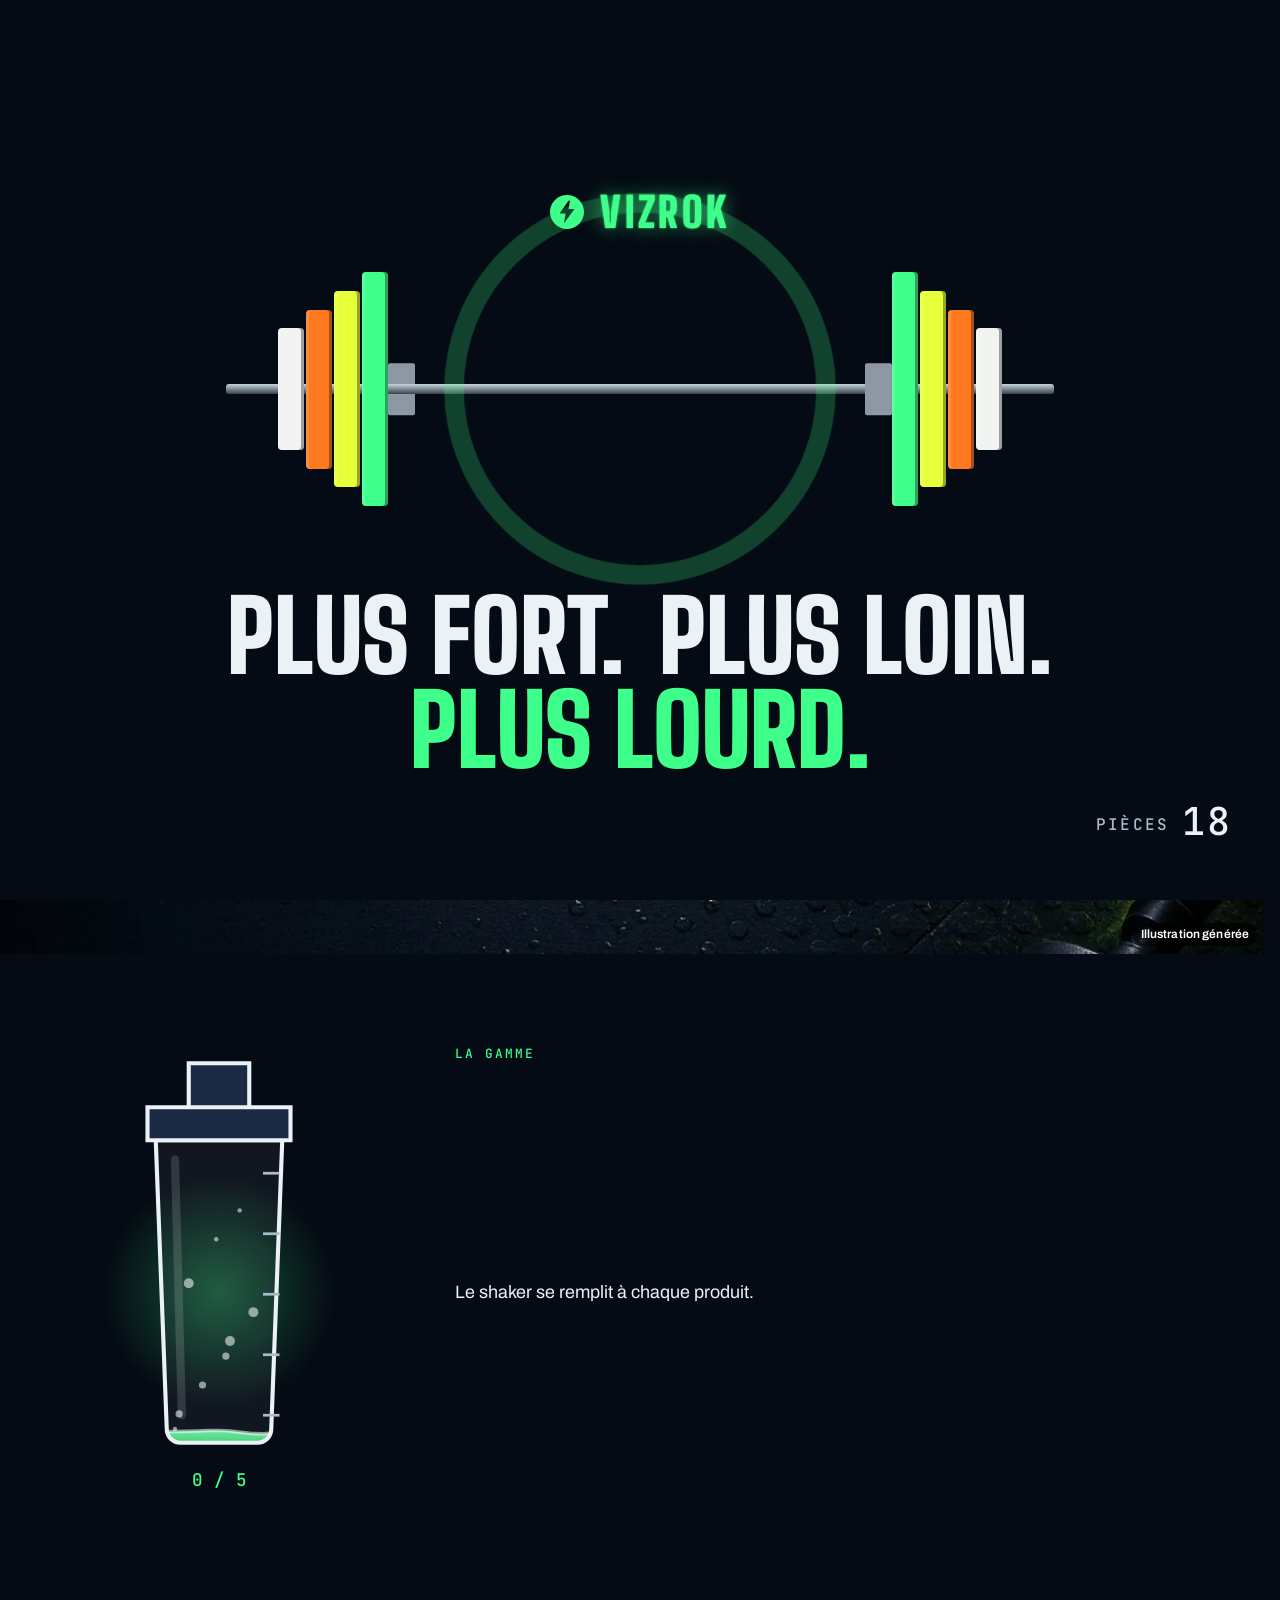
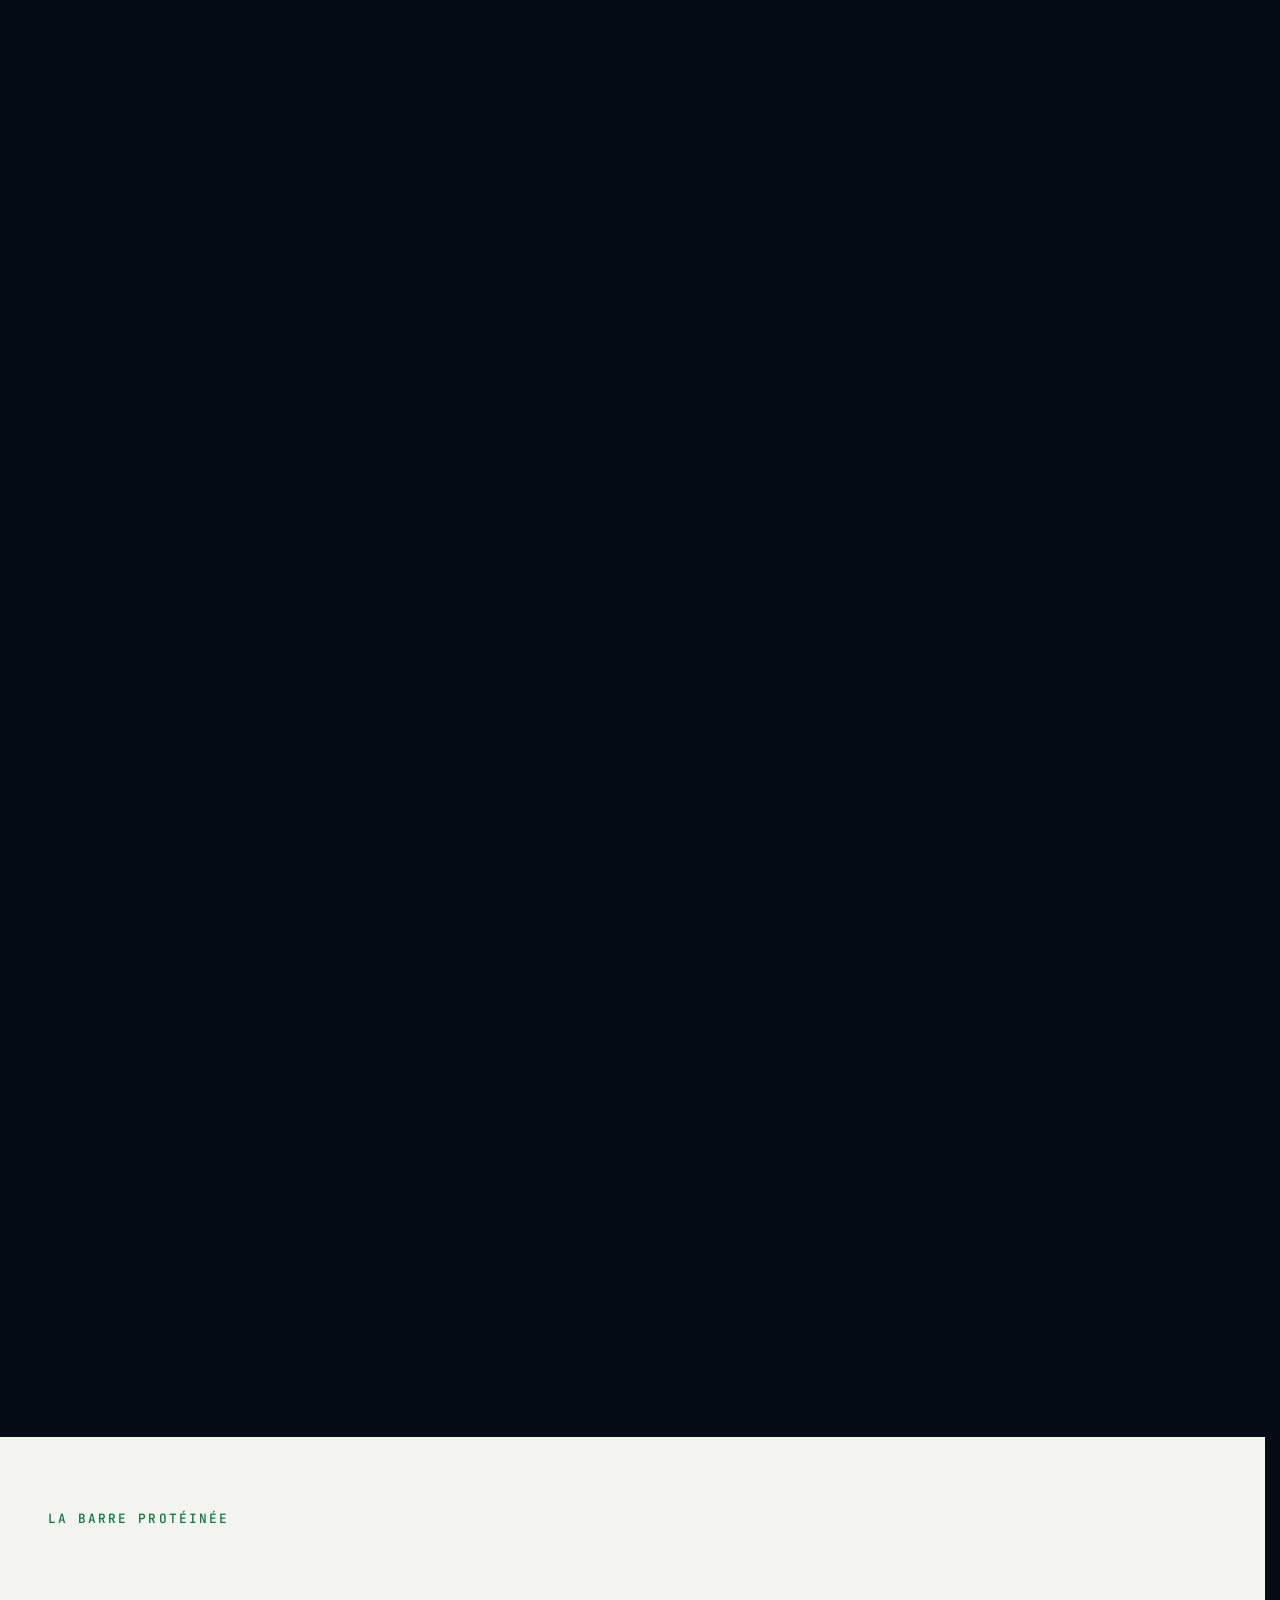
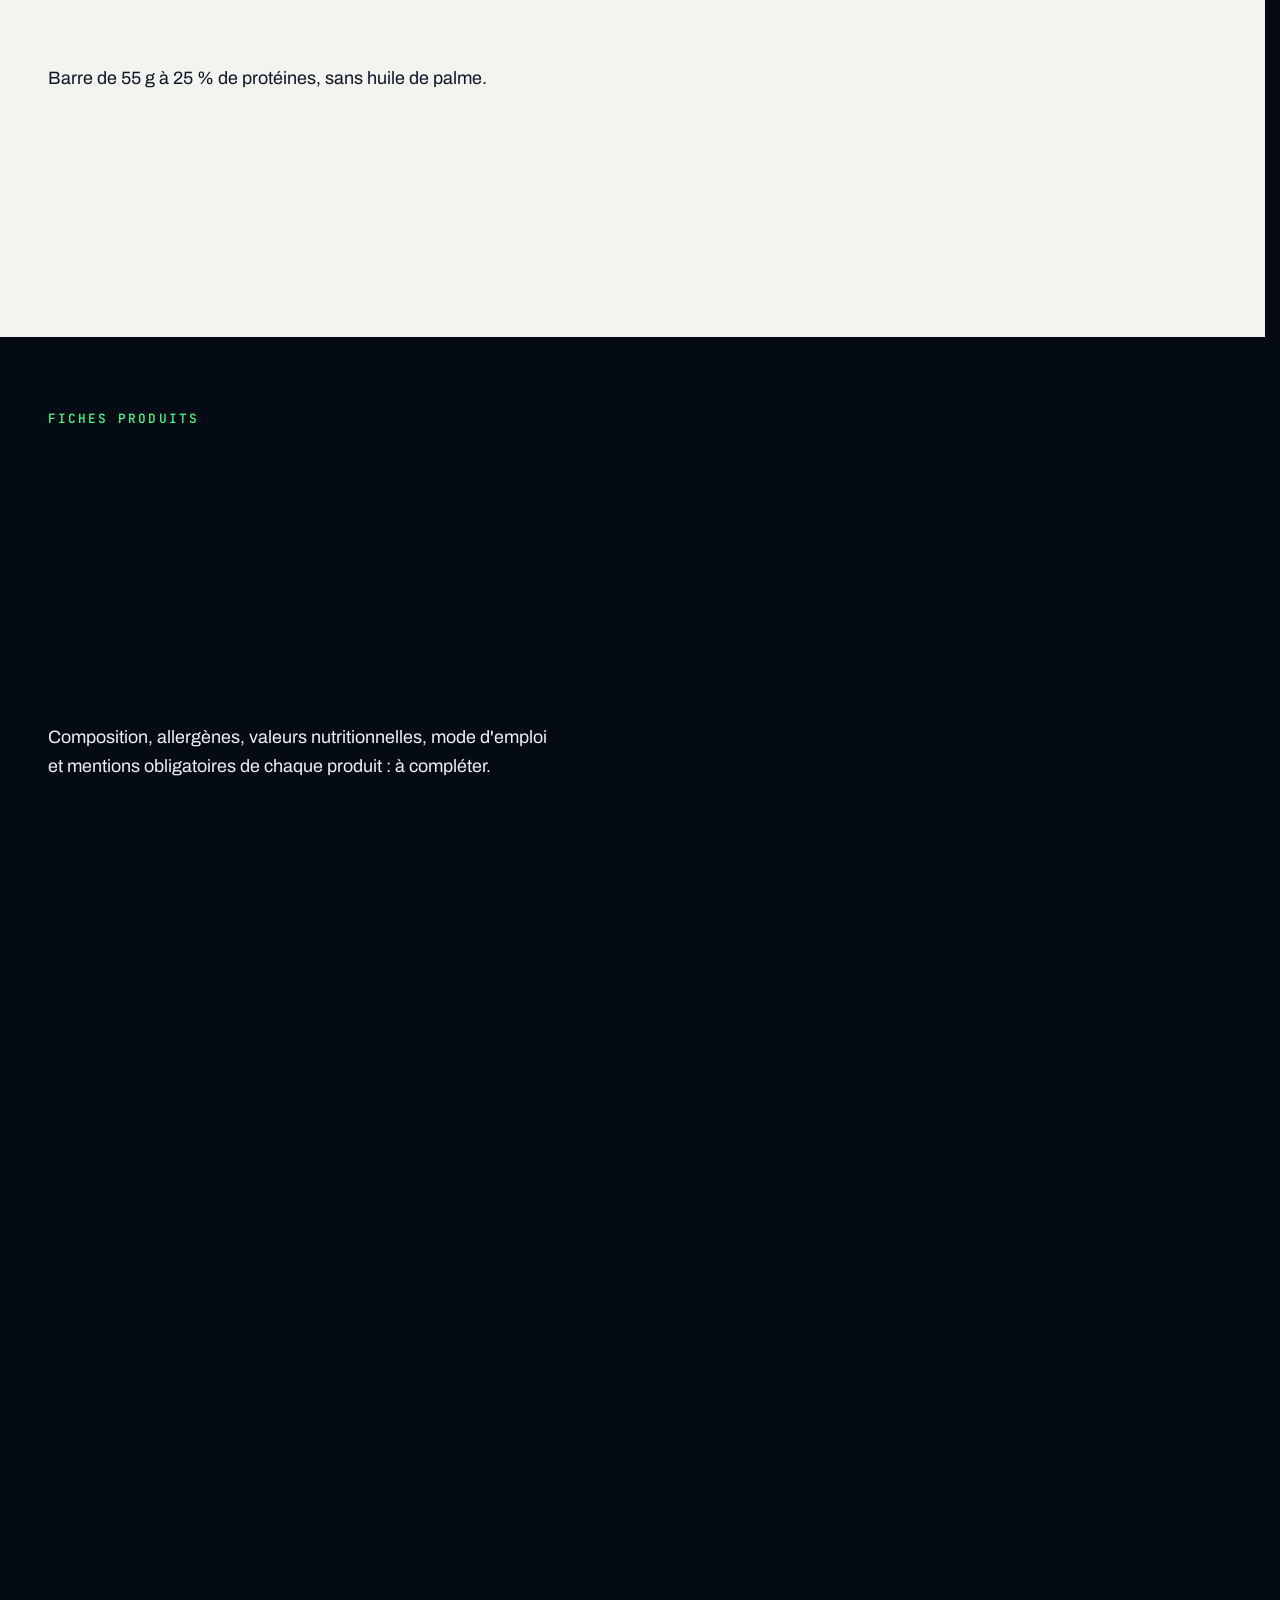
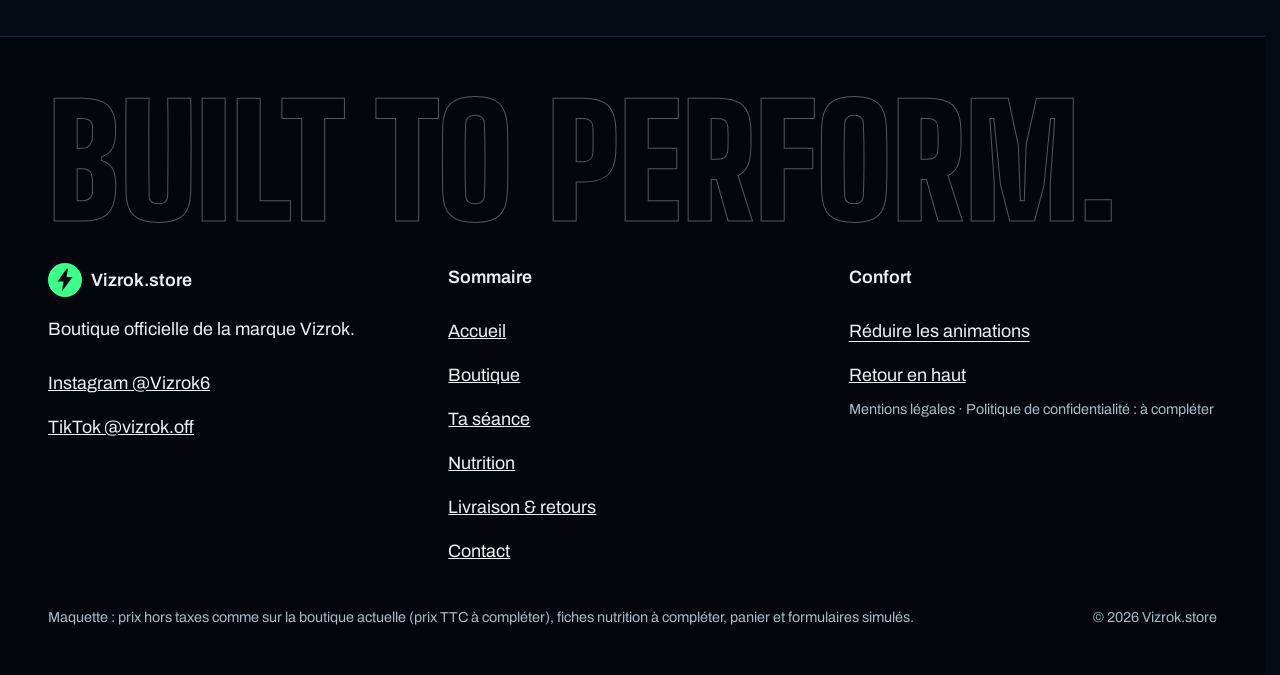
<file: nutrition.html>
<!doctype html>
<html lang="fr" data-v="4" data-page="nutrition" data-curseur>
<head>
<meta charset="utf-8">
<meta name="viewport" content="width=device-width, initial-scale=1, viewport-fit=cover">
<title>Vizrok Nutrition — Vizrok.store</title>
<meta name="description" content="La gamme Vizrok Nutrition : whey, barre protéinée, boisson énergisante et sélections, avec les informations à compléter.">
<meta name="robots" content="noindex, nofollow">
<link rel="canonical" href="https://vizrok-maquette.vercel.app/nutrition">
<style>:root{--fond:#050B14;--texte:#EAF2F5;--voile-fond:#0A1422;--ouverture-fond:#050B14;--menu-fond:#050B14}:root { --entete-h: 72px; --barres-h: 0px; } html { background: var(--fond); color: var(--texte); scrollbar-gutter: stable; } body { margin: 0; background: var(--fond); } html.js:not(.calme):not(.secours):not([data-arrivee="retour"]) [data-anime] { opacity: 0; } html.js:not(.calme):not(.secours):not([data-arrivee="retour"]) [data-anime].vu { opacity: 1; } [data-voile] { position: fixed; inset: 0; z-index: 900; background: var(--voile-fond); transform: translateY(100%); visibility: hidden; pointer-events: none; } html[data-arrivee="voile"]:not(.voile-leve):not(.calme):not(.secours) [data-voile] { transform: none; visibility: visible; } html.calme [data-voile], html.secours [data-voile] { visibility: hidden !important; } .ouverture-panneau { position: fixed; inset: 0; z-index: 850; display: none; place-content: center; justify-items: center; background: var(--ouverture-fond, var(--voile-fond)); color: var(--fond); text-align: center; } html.js[data-arrivee="intro"]:not(.calme):not(.secours):not(.intro-finie) .ouverture-panneau { display: grid; } html.defilement-bloque, html.defilement-bloque body, html.js[data-arrivee="intro"]:not(.calme):not(.secours):not(.intro-finie), html.js[data-arrivee="intro"]:not(.calme):not(.secours):not(.intro-finie) body, html[data-arrivee="voile"]:not(.voile-leve):not(.calme):not(.secours), html[data-arrivee="voile"]:not(.voile-leve):not(.calme):not(.secours) body { overflow: hidden; } html.js[data-arrivee="intro"]:not(.calme):not(.secours):not(.intro-finie) { background-color: var(--ouverture-fond, var(--voile-fond)); } html[data-arrivee="voile"]:not(.voile-leve):not(.calme):not(.secours) { background-color: var(--voile-fond); }</style>
<script>(function () {
var d = document.documentElement, ss = null, ls = null;
try { ss = window.sessionStorage; ls = window.localStorage; } catch (e) {}
d.classList.add('js');
var calme = false;
try { calme = !!ls && ls.getItem('socle:calme') === 'oui'; } catch (e) {}
if (!calme && window.matchMedia && matchMedia('(prefers-reduced-motion: reduce)').matches) calme = true;
if (calme) d.classList.add('calme');
var nav = performance.getEntriesByType ? performance.getEntriesByType('navigation')[0] : null;
var type = nav ? nav.type : 'navigate';
var depart = null;
try { depart = JSON.parse(ss.getItem('socle:depart') || 'null'); ss.removeItem('socle:depart'); } catch (e) {}
if (depart && !(Date.now() - depart.t < 15000)) depart = null;
var retourSection = false;
try { retourSection = !!ss.getItem('socle:calme-retour'); } catch (e) {}
var mode = type === 'back_forward' || retourSection ? 'retour' : type === 'reload' ? 'intro' : depart ? 'voile' : 'intro';
d.setAttribute('data-arrivee', mode);
if (mode === 'voile' && depart.couleur) d.style.setProperty('--voile-fond', depart.couleur);
if (type === 'reload' && 'scrollRestoration' in history) {
if (!retourSection) history.scrollRestoration = 'manual';
}
try {
var choisie = ls && ls.getItem('socle:langue');
var langue = (d.lang || '').slice(0, 2);
if (choisie && choisie !== langue && type === 'navigate' && !depart) {
var alt = document.querySelector('link[rel="alternate"][hreflang="' + choisie + '"]');
if (alt) location.replace(new URL(alt.href).pathname + location.search + location.hash);
}
} catch (e) {}
setTimeout(function () { if (!d.classList.contains('demarre')) d.classList.add('secours'); }, 2000);
})();</script>
<link rel="preload" href="/assets/fonts/titres-900.woff2" as="font" type="font/woff2" crossorigin>
<link rel="preload" href="/assets/fonts/texte-400.woff2" as="font" type="font/woff2" crossorigin>
<link rel="stylesheet" href="/assets/css/socle.css?v=4">
<link rel="stylesheet" href="/assets/css/site.css?v=4">
<link rel="modulepreload" href="/assets/js/site.js?v=4">
<link rel="modulepreload" href="/assets/js/socle/index.js?v=4">
<script src="/assets/vendor/gsap.min.js" defer></script>
<script src="/assets/vendor/ScrollTrigger.min.js" defer></script>
<script src="/assets/vendor/SplitText.min.js" defer></script>
<script src="/assets/vendor/Flip.min.js" defer></script>
<script type="module" src="/assets/js/site.js?v=4"></script>
<meta name="theme-color" content="#050B14">
<link rel="icon" href="/assets/images/favicon.svg" type="image/svg+xml">
<link rel="apple-touch-icon" href="/assets/images/apple-touch-icon.png">
<meta property="og:type" content="website">
<meta property="og:site_name" content="Vizrok.store">
<meta property="og:locale" content="fr_FR">
<meta property="og:title" content="Vizrok Nutrition — Vizrok.store">
<meta property="og:description" content="La gamme Vizrok Nutrition : whey, barre protéinée, boisson énergisante et sélections, avec les informations à compléter.">
<meta property="og:url" content="https://vizrok-maquette.vercel.app/nutrition">
<meta property="og:image" content="https://vizrok-maquette.vercel.app/assets/partage/nutrition-fr.jpg">
<meta property="og:image:width" content="1200">
<meta property="og:image:height" content="630">
<meta property="og:image:alt" content="Surface sombre et gouttes d&#39;eau, gamme Vizrok Nutrition">
<meta name="twitter:card" content="summary_large_image">
<script type="application/ld+json">{"@context":"https://schema.org","@type":"OnlineStore","name":"Vizrok.store","url":"https://vizrok-maquette.vercel.app/","description":"Boutique officielle Vizrok : vêtements, accessoires et gamme Vizrok Nutrition, fabriqués à la demande.","slogan":"Built to Perform.","sameAs":["https://instagram.com/Vizrok6","https://tiktok.com/@vizrok.off"],"paymentAccepted":"Carte bancaire, PayPal, Google Pay, Apple Pay"}</script>
</head>
<body id="haut">
<div data-voile aria-hidden="true"><div class="voile-disque"><svg viewBox="0 0 200 200" aria-hidden="true"><defs><path id="vd-cercle" d="M100 100m-66 0a66 66 0 1 1 132 0a66 66 0 1 1-132 0"/></defs><circle class="vd-fond" cx="100" cy="100" r="100"/><g class="vd-marques"><circle cx="100" cy="100" r="96" class="vd-bord"/><circle cx="100" cy="100" r="80" class="vd-rainure"/><text class="vd-texte"><textPath href="#vd-cercle" textLength="404" lengthAdjust="spacing">VIZROK · BUILT TO PERFORM · 20 KG ·</textPath></text><circle cx="100" cy="100" r="30" class="vd-moyeu"/><circle cx="100" cy="100" r="11" class="vd-trou"/></g></svg></div><div class="voile-contenu"><span class="marque" aria-hidden="true"><svg class="marque-eclair" viewBox="0 0 24 32" width="18" height="24"><path d="M14 1 2 18h8l-2 13L22 12h-8l2-11z" fill="currentColor"/></svg></span><span data-voile-libelle>Nutrition</span><span class="voile-barre"></span></div></div>
<div class="ouverture-panneau" data-ouverture aria-hidden="true" data-effet="barre-chargee">
  <p class="intro-logo"><span class="marque" aria-hidden="true"><svg class="marque-eclair" viewBox="0 0 24 32" width="18" height="24"><path d="M14 1 2 18h8l-2 13L22 12h-8l2-11z" fill="currentColor"/></svg></span><span class="intro-neon">VIZROK</span></p>
  <div class="intro-scene">
    <div class="intro-barre"><span class="intro-manchon intro-manchon--g"></span><span class="intro-tige"></span><span class="intro-manchon intro-manchon--d"></span>
      <span class="intro-cote intro-cote--g"><span class="intro-disque d-vert" style="--i:0"></span><span class="intro-disque d-jaune" style="--i:1"></span><span class="intro-disque d-orange" style="--i:2"></span><span class="intro-disque d-blanc" style="--i:3"></span></span><span class="intro-cote intro-cote--d"><span class="intro-disque d-vert" style="--i:0"></span><span class="intro-disque d-jaune" style="--i:1"></span><span class="intro-disque d-orange" style="--i:2"></span><span class="intro-disque d-blanc" style="--i:3"></span></span>
    </div>
    <span class="intro-choc" aria-hidden="true"></span>
  </div>
  <p class="intro-mots"><span>Plus fort.</span> <span>Plus loin.</span> <span>Plus lourd.</span></p>
  <p class="intro-compteur"><span class="intro-compteur-libelle">Pièces</span> <span class="intro-compteur-valeur" data-intro-compteur>00</span></p>
</div>
<a class="evitement" href="#contenu">Aller au contenu</a>
<header data-entete>
  <div class="entete-rangee">
    <a class="entete-logo" href="/" data-libelle="Accueil">
      <span class="marque" aria-hidden="true"><svg class="marque-eclair" viewBox="0 0 24 32" width="18" height="24"><path d="M14 1 2 18h8l-2 13L22 12h-8l2-11z" fill="currentColor"/></svg></span><span class="entete-nom">Vizrok<span class="entete-point">.store</span></span>
    </a>
    <nav data-nav aria-label="Navigation principale">
      <ul><li><a href="/boutique" data-libelle="Boutique">Boutique</a></li><li><a href="/seance" data-libelle="Ta séance">Ta séance</a></li><li><a href="/nutrition" data-libelle="Nutrition" aria-current="page">Nutrition</a></li><li><a href="/livraison" data-libelle="Livraison &amp; retours">Livraison &amp; retours</a></li><li><a href="/contact" data-libelle="Contact">Contact</a></li></ul>
    </nav>
    <div class="entete-actions">
      <button type="button" class="bouton bouton-panier " data-panier-ouvrir aria-controls="panier" aria-expanded="false">Panier <span class="panier-compte" data-panier-compte>0</span></button>
      <button type="button" data-menu-bouton aria-controls="menu" aria-expanded="false" data-libelle-ouvrir="Menu" data-libelle-fermer="Fermer"><span data-libelle-bouton>Menu</span></button>
    </div>
  </div>
</header>
<div id="menu" data-menu role="dialog" aria-modal="true" aria-label="Menu">
  <ul><li style="--i:0"><a href="/" class="menu-lien" data-libelle="Accueil">Accueil</a></li><li style="--i:1"><a href="/boutique" class="menu-lien" data-libelle="Boutique">Boutique</a></li><li style="--i:2"><a href="/seance" class="menu-lien" data-libelle="Ta séance">Ta séance</a></li><li style="--i:3"><a href="/nutrition" class="menu-lien" data-libelle="Nutrition" aria-current="page">Nutrition</a></li><li style="--i:4"><a href="/livraison" class="menu-lien" data-libelle="Livraison &amp; retours">Livraison &amp; retours</a></li><li style="--i:5"><a href="/contact" class="menu-lien" data-libelle="Contact">Contact</a></li></ul>
  <ul class="menu-reseaux"><li><a class="lien-reseau" href="https://instagram.com/Vizrok6" target="_blank" rel="noopener">Instagram <span>@Vizrok6</span></a></li><li><a class="lien-reseau" href="https://tiktok.com/@vizrok.off" target="_blank" rel="noopener">TikTok <span>@vizrok.off</span></a></li></ul>
  <p><button type="button" class="lien" data-calme-bascule data-libelle-reduire="Réduire les animations" data-libelle-retablir="Rétablir les animations" data-libelle-systeme="Animations réduites par votre appareil"><span data-libelle-bouton>Réduire les animations</span></button></p>
</div>
<main id="contenu" tabindex="-1">
<section class="n-tete" id="debut">
  <div class="conteneur n-tete-cadre">
    <div class="n-tete-texte">
      <p class="surtitre">Vizrok Nutrition</p>
      <h1 class="n-titre" data-anime="lignes">Vizrok Nutrition.</h1>
      <p data-anime>Whey, barre protéinée, boisson énergisante et sélections : la gamme nutrition de la marque Vizrok.</p>
      <p class="n-actions" data-anime><a class="bouton" href="#gamme" data-action-principale>Voir la gamme</a> <span class="n-info" data-info-cle>5 produits · dès 12,73 € HT</span></p>
    </div>
    <div class="etiquette" data-effet="etiquette-trace" data-visuel role="img" aria-label="Étiquette nutritionnelle à compléter">
      <p class="et-titre">Valeurs nutritionnelles <span>pour 100 g</span></p>
      <ul class="et-lignes">
        <li class="" style="--i:0"><span>Énergie</span><span class="et-valeur" data-et-valeur>à compléter</span></li><li class="" style="--i:1"><span>Matières grasses</span><span class="et-valeur" data-et-valeur>à compléter</span></li><li class="et-sous" style="--i:2"><span>dont acides gras saturés</span><span class="et-valeur" data-et-valeur>à compléter</span></li><li class="" style="--i:3"><span>Glucides</span><span class="et-valeur" data-et-valeur>à compléter</span></li><li class="et-sous" style="--i:4"><span>dont sucres</span><span class="et-valeur" data-et-valeur>à compléter</span></li><li class="" style="--i:5"><span>Protéines</span><span class="et-valeur" data-et-valeur>à compléter</span></li><li class="" style="--i:6"><span>Sel</span><span class="et-valeur" data-et-valeur>à compléter</span></li>
      </ul>
    </div>
  </div>
  <figure class="media n-bandeau" data-grok data-fx="onde" style="--cadrage:50% 50%">
  <picture>
    <img src="/assets/images/grok/nutrition-bandeau-1280.webp" srcset="/assets/images/grok/nutrition-bandeau-640.webp 640w, /assets/images/grok/nutrition-bandeau-1280.webp 1280w, /assets/images/grok/nutrition-bandeau-1600.webp 1600w" sizes="100vw" alt="Plan de travail en ardoise avec quelques gouttes d&#39;eau" width="1280" height="859" loading="lazy" decoding="async">
  </picture><figcaption class="mention-ia">Illustration générée</figcaption>
</figure>
</section>
<section class="gamme" id="gamme">
  <div class="conteneur gamme-cadre">
    <div class="gamme-shaker" data-effet="shaker-niveau" data-visuel aria-hidden="true">
      <svg viewBox="0 0 160 300">
        <defs><linearGradient id="sh-degrade" x1="0" y1="0" x2="0" y2="1"><stop offset="0" class="sh-stop-a"/><stop offset="1" class="sh-stop-b"/></linearGradient><clipPath id="shaker-int"><path d="M34 70h92l-8 210a10 10 0 0 1-10 10H52a10 10 0 0 1-10-10z"/></clipPath></defs>
        <g clip-path="url(#shaker-int)">
          <path class="sh-niveau" d="M0 76H160V300H0Z" data-shaker-niveau/>
          <path class="sh-menisque" d="M0 76H160" data-shaker-menisque/>
          <g class="sh-bulles" data-shaker-bulles><circle cx="48" cy="280" r="1.6"/><circle cx="85" cy="227" r="2.6"/><circle cx="58" cy="174" r="3.6"/><circle cx="95" cy="121" r="1.6"/><circle cx="68" cy="248" r="2.6"/><circle cx="105" cy="195" r="3.6"/><circle cx="78" cy="142" r="1.6"/><circle cx="51" cy="269" r="2.6"/><circle cx="88" cy="216" r="3.6"/></g>
        </g>
        <path class="sh-verre" d="M34 70h92l-8 210a10 10 0 0 1-10 10H52a10 10 0 0 1-10-10z"/>
        <path class="sh-reflet" d="M48 84l5 186"/>
        <path class="sh-couvercle" d="M28 46h104v24H28z M58 14h44v32H58z"/>
        <line class="sh-grad" x1="112" x2="124" y1="270" y2="270"/><line class="sh-grad" x1="112" x2="124" y1="226" y2="226"/><line class="sh-grad" x1="112" x2="124" y1="182" y2="182"/><line class="sh-grad" x1="112" x2="124" y1="138" y2="138"/><line class="sh-grad" x1="112" x2="124" y1="94" y2="94"/>
      </svg>
      <span class="sh-compte" data-shaker-compte>0 / 5</span>
    </div>
    <div class="gamme-liste">
      <p class="surtitre">La gamme</p>
      <h2 data-anime="lignes">Cinq produits, un shaker.</h2>
      <p>Le shaker se remplit à chaque produit.</p>
      <article class="n-produit" data-n-produit="1" data-couleur="#3DFF8A" id="n-nutrimax" data-anime>
        <figure class="media media--produit media--plein n-produit-media" style="--cadrage:50% 50%;--plaque:#CBB2A3">
  <picture>
    <img src="/assets/images/produits/nutrimax-1-1200.webp" srcset="/assets/images/produits/nutrimax-1-480.webp 480w, /assets/images/produits/nutrimax-1-800.webp 800w, /assets/images/produits/nutrimax-1-1200.webp 1200w" sizes="(max-width: 760px) 40vw, 18vw" alt="Nutrimax" width="1200" height="800" loading="lazy" decoding="async">
  </picture>
</figure>
        <div>
          <h3>Nutrimax</h3>
          <p class="n-produit-prix" data-prix>40,91 € HT</p>
          <p>La gamme NutriMax : whey goût chocolat, gainer, BCAA goût fruits rouges, pré-workout, électrolytes, multivitamines, oméga-3 et barre protéinée.</p>
          <ul class="n-produit-details"><li>Contenu exact livré pour ce prix : à compléter</li><li>Composition, valeurs nutritionnelles et allergènes : à compléter</li></ul>
          <p class="n-produit-actions">
            <button type="button" class="bouton bouton--petit" data-ajouter="nutrimax" aria-label="Ajouter : Nutrimax">Ajouter</button>
            <a href="/boutique?produit=nutrimax" class="lien-fleche" data-libelle="Boutique">Voir la fiche</a>
          </p>
        </div>
      </article><article class="n-produit" data-n-produit="2" data-couleur="#E6FF3B" id="n-energy" data-anime>
        <figure class="media media--produit media--plein n-produit-media" style="--cadrage:50% 50%;--plaque:#4C4E41">
  <picture>
    <img src="/assets/images/produits/energy-1-1200.webp" srcset="/assets/images/produits/energy-1-480.webp 480w, /assets/images/produits/energy-1-800.webp 800w, /assets/images/produits/energy-1-1200.webp 1200w" sizes="(max-width: 760px) 40vw, 18vw" alt="VIZROK ENERGY" width="1200" height="800" loading="lazy" decoding="async">
  </picture>
</figure>
        <div>
          <h3>Vizrok Energy</h3>
          <p class="n-produit-prix" data-prix>12,73 € HT</p>
          <p>Boisson énergisante de la gamme Vizrok Nutrition, au goût frais.</p>
          <ul class="n-produit-details"><li>Contenance et teneur en caféine : à compléter</li><li>Composition, valeurs nutritionnelles et allergènes : à compléter</li></ul>
          <p class="n-produit-actions">
            <button type="button" class="bouton bouton--petit" data-ajouter="energy" aria-label="Ajouter : Vizrok Energy">Ajouter</button>
            <a href="/boutique?produit=energy" class="lien-fleche" data-libelle="Boutique">Voir la fiche</a>
          </p>
        </div>
      </article><article class="n-produit" data-n-produit="3" data-couleur="#D99A4E" id="n-barre" data-anime>
        <figure class="media media--produit media--plein media--clair n-produit-media" style="--cadrage:50% 50%;--plaque:#F6D7A9">
  <picture>
    <img src="/assets/images/produits/barre-1-1200.webp" srcset="/assets/images/produits/barre-1-480.webp 480w, /assets/images/produits/barre-1-800.webp 800w, /assets/images/produits/barre-1-1200.webp 1200w" sizes="(max-width: 760px) 40vw, 18vw" alt="Vizrok nutrition-Barre chocolat protéinées" width="1200" height="800" loading="lazy" decoding="async">
  </picture>
</figure>
        <div>
          <h3>Barre protéinée</h3>
          <p class="n-produit-prix" data-prix>15,91 € HT</p>
          <p>Barre de 55 g à 25 % de protéines, sans huile de palme, en six saveurs.</p>
          <ul class="n-produit-details"><li>55 g par barre, 25 % de protéines, sans huile de palme</li><li>Nombre de barres pour ce prix : à compléter</li><li>Composition, valeurs nutritionnelles et allergènes : à compléter</li></ul>
          <p class="n-produit-actions">
            <button type="button" class="bouton bouton--petit" data-ajouter="barre" aria-label="Ajouter : Barre protéinée">Ajouter</button>
            <a href="/boutique?produit=barre" class="lien-fleche" data-libelle="Boutique">Voir la fiche</a>
          </p>
        </div>
      </article><article class="n-produit" data-n-produit="4" data-couleur="#FF7A1F" id="n-built-to-perform" data-anime>
        <figure class="media media--produit media--plein n-produit-media" style="--cadrage:50% 50%;--plaque:#1D1C1C">
  <picture>
    <img src="/assets/images/produits/built-to-perform-1-1200.webp" srcset="/assets/images/produits/built-to-perform-1-480.webp 480w, /assets/images/produits/built-to-perform-1-800.webp 800w, /assets/images/produits/built-to-perform-1-1200.webp 1200w" sizes="(max-width: 760px) 40vw, 18vw" alt="Vizrok - Built to Perform." width="1200" height="800" loading="lazy" decoding="async">
  </picture>
</figure>
        <div>
          <h3>Built to Perform</h3>
          <p class="n-produit-prix" data-prix>50,91 € HT</p>
          <p>La sélection Built to Perform : Performance Whey, Pure Creatine (créatine monohydrate) et Fuel Cookies.</p>
          <ul class="n-produit-details"><li>Contenu exact livré pour ce prix : à compléter</li><li>Composition, valeurs nutritionnelles et allergènes : à compléter</li></ul>
          <p class="n-produit-actions">
            <button type="button" class="bouton bouton--petit" data-ajouter="built-to-perform" aria-label="Ajouter : Built to Perform">Ajouter</button>
            <a href="/boutique?produit=built-to-perform" class="lien-fleche" data-libelle="Boutique">Voir la fiche</a>
          </p>
        </div>
      </article><article class="n-produit" data-n-produit="5" data-couleur="#C08A5C" id="n-whey" data-anime>
        <figure class="media media--produit media--plein n-produit-media" style="--cadrage:50% 50%;--plaque:#554F4F">
  <picture>
    <img src="/assets/images/produits/whey-1-1200.webp" srcset="/assets/images/produits/whey-1-480.webp 480w, /assets/images/produits/whey-1-800.webp 800w, /assets/images/produits/whey-1-1200.webp 1200w" sizes="(max-width: 760px) 40vw, 18vw" alt="Vizrok WHEY PROTEIN" width="1200" height="994" loading="lazy" decoding="async">
  </picture>
</figure>
        <div>
          <h3>Whey Protein</h3>
          <p class="n-produit-prix" data-prix>27,27 € HT</p>
          <p>Protéine en poudre de la nouvelle collection Vizrok Nutrition.</p>
          <ul class="n-produit-details"><li>Goût, poids net et nombre de doses : à compléter</li><li>Composition, valeurs nutritionnelles et allergènes : à compléter</li></ul>
          <p class="n-produit-actions">
            <button type="button" class="bouton bouton--petit" data-ajouter="whey" aria-label="Ajouter : Whey Protein">Ajouter</button>
            <a href="/boutique?produit=whey" class="lien-fleche" data-libelle="Boutique">Voir la fiche</a>
          </p>
        </div>
      </article>
    </div>
  </div>
</section>
<section class="clair saveurs" id="saveurs">
  <div class="conteneur">
    <p class="surtitre">La barre protéinée</p>
    <h2 data-anime="lignes">Six saveurs.</h2>
    <p>Barre de 55 g à 25 % de protéines, sans huile de palme.</p>
  </div>
  <ul class="saveurs-ruban" data-anime="cascade" data-visuel>
    <li style="--i:0"><span class="saveur-pastille" aria-hidden="true"></span>Chocolat &amp; Caramel salé</li><li style="--i:1"><span class="saveur-pastille" aria-hidden="true"></span>Chocolat Noisette</li><li style="--i:2"><span class="saveur-pastille" aria-hidden="true"></span>Cookies &amp; Cream</li><li style="--i:3"><span class="saveur-pastille" aria-hidden="true"></span>Vanille Amande</li><li style="--i:4"><span class="saveur-pastille" aria-hidden="true"></span>Fruits rouges</li><li style="--i:5"><span class="saveur-pastille" aria-hidden="true"></span>Chocolat blanc Coco</li>
  </ul>
</section>
<section class="mentions conteneur" id="mentions">
  <div>
    <p class="surtitre">Fiches produits</p>
    <h2 data-anime="lignes">Fiches complètes à venir.</h2>
    <p>Composition, allergènes, valeurs nutritionnelles, mode d&#39;emploi et mentions obligatoires de chaque produit : à compléter.</p>
  </div>
  <ol class="mentions-liste" data-anime="cascade" data-visuel>
    <li><span class="mention-case" aria-hidden="true"></span>Composition <em>à compléter</em></li><li><span class="mention-case" aria-hidden="true"></span>Allergènes <em>à compléter</em></li><li><span class="mention-case" aria-hidden="true"></span>Valeurs nutritionnelles <em>à compléter</em></li><li><span class="mention-case" aria-hidden="true"></span>Mode d&#39;emploi et conservation <em>à compléter</em></li><li><span class="mention-case" aria-hidden="true"></span>Mentions obligatoires <em>à compléter</em></li>
  </ol>
</section>
<section class="fin conteneur" id="fin">
  <figure class="media media--produit media--clair fin-produit" data-anime="rideau" style="--cadrage:50% 50%;--plaque:#F9F9F9">
  <picture>
    <img src="/assets/images/produits/verre-shaker-1-1200.webp" srcset="/assets/images/produits/verre-shaker-1-480.webp 480w, /assets/images/produits/verre-shaker-1-800.webp 800w, /assets/images/produits/verre-shaker-1-1200.webp 1200w" sizes="(max-width: 760px) 60vw, 24vw" alt="Vizrok Shaker Pint Glass" width="1200" height="1600" loading="lazy" decoding="async">
  </picture>
</figure>
  <div>
    <h2 data-anime="lignes">Prépare ton shaker.</h2>
    <p data-anime>Le verre shaker de 473 ml est dans la boutique.</p>
    <p class="fin-actions" data-anime>
      <a href="/boutique?produit=verre-shaker" class="bouton" data-libelle="Boutique">Voir le verre shaker</a>
      <a href="/boutique?collection=nutrition" class="bouton bouton--contour" data-libelle="Boutique">Toute la nutrition</a>
    </p>
  </div>
</section>
</main>
<footer class="pied" id="pied" data-masque-barre>
  <div class="conteneur pied-haut">
    <p class="pied-signature" aria-hidden="true" data-audit-ignorer>Built to Perform.</p>
  </div>
  <div class="conteneur pied-grille">
    <div>
      <p class="pied-nom"><span class="marque" aria-hidden="true"><svg class="marque-eclair" viewBox="0 0 24 32" width="18" height="24"><path d="M14 1 2 18h8l-2 13L22 12h-8l2-11z" fill="currentColor"/></svg></span> <strong>Vizrok.store</strong></p>
      <p>Boutique officielle de la marque Vizrok.</p>
      <ul><li><a href="https://instagram.com/Vizrok6" target="_blank" rel="noopener">Instagram @Vizrok6</a></li><li><a href="https://tiktok.com/@vizrok.off" target="_blank" rel="noopener">TikTok @vizrok.off</a></li></ul>
    </div>
    <nav aria-label="Sommaire">
      <p><strong>Sommaire</strong></p>
      <ul><li><a href="/" data-libelle="Accueil">Accueil</a></li><li><a href="/boutique" data-libelle="Boutique">Boutique</a></li><li><a href="/seance" data-libelle="Ta séance">Ta séance</a></li><li><a href="/nutrition" data-libelle="Nutrition" aria-current="page">Nutrition</a></li><li><a href="/livraison" data-libelle="Livraison &amp; retours">Livraison &amp; retours</a></li><li><a href="/contact" data-libelle="Contact">Contact</a></li></ul>
    </nav>
    <div>
      <p><strong>Confort</strong></p>
      <ul>
        <li><button type="button" class="lien" data-calme-bascule data-libelle-reduire="Réduire les animations" data-libelle-retablir="Rétablir les animations" data-libelle-systeme="Animations réduites par votre appareil"><span data-libelle-bouton>Réduire les animations</span></button></li>
        <li><a href="#haut" data-sans-transition>Retour en haut</a></li>
      </ul>
      <p class="pied-legal">Mentions légales · Politique de confidentialité : à compléter</p>
    </div>
  </div>
  <div class="conteneur pied-bas"><p>Maquette : prix hors taxes comme sur la boutique actuelle (prix TTC à compléter), fiches nutrition à compléter, panier et formulaires simulés.</p><p>© 2026 Vizrok.store</p></div>
</footer>
<div data-barre-fixe>
  <a href="/boutique" class="bouton bouton--contour" data-libelle="Boutique">Boutique</a>
  <button type="button" class="bouton bouton-panier bouton-panier--barre" data-panier-ouvrir aria-controls="panier" aria-expanded="false">Panier <span class="panier-compte" data-panier-compte>0</span></button>
</div>
<div class="panier" id="panier" role="dialog" aria-modal="true" aria-labelledby="panier-titre" data-recouvrement hidden data-t-moins="Une de moins" data-t-plus="Une de plus" data-t-retirer="Retirer" data-t-quantite="Quantité">
  <div class="panier-fond" data-panier-fermer></div>
  <div class="panier-tiroir" tabindex="-1">
    <div class="panier-tete">
      <h2 id="panier-titre">Ton panier</h2>
      <button type="button" class="panier-fermer" data-panier-fermer aria-label="Fermer le panier"><svg viewBox="0 0 24 24" width="22" height="22" aria-hidden="true"><path d="M5 5l14 14M19 5 5 19" stroke="currentColor" stroke-width="2.4" stroke-linecap="round"/></svg></button>
    </div>
    <p class="panier-vide" data-panier-vide>Ton panier est vide. Choisis une pièce dans la boutique.</p>
    <ul class="panier-liste" data-panier-liste></ul>
    <div class="panier-pied">
      <p class="panier-total"><span>Total HT</span> <strong data-panier-total data-prix>0,00 €</strong></p>
      <p class="panier-note">Prix hors taxes de la boutique actuelle ; TVA, livraison et droits éventuels calculés à la commande. Prix TTC à compléter.</p>
      <p class="panier-paiements" aria-label="Moyens de paiement acceptés"><span>Carte bancaire</span><span>PayPal</span><span>Google Pay</span><span>Apple Pay</span><span>Klarna selon le pays</span></p>
      <button type="button" class="bouton panier-commander" data-panier-commander>Commander</button>
      <p class="panier-message" data-panier-message role="status" hidden>Commande simulée : rien n&#39;a été payé ni envoyé. Sur le site final, le paiement passera par la boutique officielle.</p>
    </div>
    <p class="visuellement-cache" aria-live="polite" data-panier-annonce data-ajoute="ajouté au panier"></p>
  </div>
</div>
<script type="application/json" id="donnees-produits">[{"id":"maillot","nom":"Vizrok.store Maillot de sport","court":"Maillot de sport","categorie":"vetements","categorieNom":"Vêtements","prix":22.73,"description":"Maillot de sport unisexe léger en mesh polyester respirant, imprimé au visuel Vizrok.","details":["100 % polyester respirant (mesh)","Tissu léger (4,13 oz)","Coupe ample, longueur allongée","Manches raglan courtes, col rond bordé","Coutures latérales, étiquette détachable"],"couleurs":[{"nom":"Blanc","hex":"#F2F4F2"},{"nom":"Jaune néon","hex":"#E6FF3B"},{"nom":"Orange néon","hex":"#FF7A1F"}],"tailles":["S","M","L","XL","2XL"],"aCompleter":false,"coloriPhoto":"Blanc","teinte":true,"vues":[{"src":"/assets/images/produits/maillot-1","largeurs":[480,800,1200],"fond":"#000000","plein":false},{"src":"/assets/images/produits/maillot-2","largeurs":[480,800,1200],"fond":"#E4E4E4","plein":false},{"src":"/assets/images/produits/maillot-3","largeurs":[480,800,1200],"fond":"#000000","plein":false},{"src":"/assets/images/produits/maillot-4","largeurs":[480,800,1200],"fond":"#E4E4E4","plein":false},{"src":"/assets/images/produits/maillot-5","largeurs":[480,800,1200],"fond":"#E4E4E4","plein":false}],"dessins":["\u003csvg viewBox=\"0 0 240 230\" aria-hidden=\"true\" style=\"--remplissage:#F2F4F2\">\u003cpath class=\"vc-corps\" d=\"M82 46 104 36c4 10 28 10 32 0l22 10 30 30-22 22-14-12v104H88V86L74 98 52 76z\"/>\u003cpath class=\"vc-trait\" d=\"M104 36 88 86M136 36l16 50\"/>\u003cpath class=\"vc-trait\" d=\"M106 38c6 8 22 8 28 0\"/>\u003cpath class=\"vc-eclair\" transform=\"translate(108 104) scale(0.9)\" d=\"M14 1 2 18h8l-2 13L22 12h-8l2-11z\"/>\u003c/svg>","\u003csvg viewBox=\"0 0 240 230\" aria-hidden=\"true\" style=\"--remplissage:#E6FF3B\">\u003cpath class=\"vc-corps\" d=\"M82 46 104 36c4 10 28 10 32 0l22 10 30 30-22 22-14-12v104H88V86L74 98 52 76z\"/>\u003cpath class=\"vc-trait\" d=\"M104 36 88 86M136 36l16 50\"/>\u003cpath class=\"vc-trait\" d=\"M106 38c6 8 22 8 28 0\"/>\u003cpath class=\"vc-eclair\" transform=\"translate(108 104) scale(0.9)\" d=\"M14 1 2 18h8l-2 13L22 12h-8l2-11z\"/>\u003c/svg>","\u003csvg viewBox=\"0 0 240 230\" aria-hidden=\"true\" style=\"--remplissage:#FF7A1F\">\u003cpath class=\"vc-corps\" d=\"M82 46 104 36c4 10 28 10 32 0l22 10 30 30-22 22-14-12v104H88V86L74 98 52 76z\"/>\u003cpath class=\"vc-trait\" d=\"M104 36 88 86M136 36l16 50\"/>\u003cpath class=\"vc-trait\" d=\"M106 38c6 8 22 8 28 0\"/>\u003cpath class=\"vc-eclair\" transform=\"translate(108 104) scale(0.9)\" d=\"M14 1 2 18h8l-2 13L22 12h-8l2-11z\"/>\u003c/svg>"]},{"id":"tshirt","nom":"T-shirt Vizrok Comfort Colors","court":"T-shirt Comfort Colors","categorie":"vetements","categorieNom":"Vêtements","prix":23.64,"description":"T-shirt en coton épais, coupe ample, logo néon Vizrok au centre de la poitrine.","details":["100 % coton filé à l'anneau","Tissu épais (6,1 oz)","Coupe ample"],"couleurs":[{"nom":"Blanc","hex":"#F2F2EE"},{"nom":"Noir","hex":"#16171A"},{"nom":"Pepper","hex":"#4A4A48"}],"tailles":["S","M","L","XL","2XL","3XL","4XL"],"aCompleter":false,"coloriPhoto":"Blanc","teinte":false,"vues":[{"src":"/assets/images/produits/tshirt-1","largeurs":[480,800,1200],"fond":"#000000","plein":false},{"src":"/assets/images/produits/tshirt-2","largeurs":[480,800,1200],"fond":"#000000","plein":false},{"src":"/assets/images/produits/tshirt-3","largeurs":[480,800,1200],"fond":"#E6E6E7","plein":false},{"src":"/assets/images/produits/tshirt-4","largeurs":[480,800,1200],"fond":"#E4E4E4","plein":false},{"src":"/assets/images/produits/tshirt-5","largeurs":[480,800,1200],"fond":"#E5E5E5","plein":false}],"dessins":["\u003csvg viewBox=\"0 0 240 230\" aria-hidden=\"true\" style=\"--remplissage:#F2F2EE\">\u003cpath class=\"vc-corps\" d=\"M82 46 104 36c4 10 28 10 32 0l22 10 30 30-22 22-14-12v104H88V86L74 98 52 76z\"/>\u003cpath class=\"vc-trait\" d=\"M104 36c4 12 28 12 32 0\"/>\u003cpath class=\"vc-eclair\" transform=\"translate(108 100) scale(0.9)\" d=\"M14 1 2 18h8l-2 13L22 12h-8l2-11z\"/>\u003c/svg>","\u003csvg viewBox=\"0 0 240 230\" aria-hidden=\"true\" style=\"--remplissage:#16171A\">\u003cpath class=\"vc-corps\" d=\"M82 46 104 36c4 10 28 10 32 0l22 10 30 30-22 22-14-12v104H88V86L74 98 52 76z\"/>\u003cpath class=\"vc-trait\" d=\"M104 36c4 12 28 12 32 0\"/>\u003cpath class=\"vc-eclair\" transform=\"translate(108 100) scale(0.9)\" d=\"M14 1 2 18h8l-2 13L22 12h-8l2-11z\"/>\u003c/svg>","\u003csvg viewBox=\"0 0 240 230\" aria-hidden=\"true\" style=\"--remplissage:#4A4A48\">\u003cpath class=\"vc-corps\" d=\"M82 46 104 36c4 10 28 10 32 0l22 10 30 30-22 22-14-12v104H88V86L74 98 52 76z\"/>\u003cpath class=\"vc-trait\" d=\"M104 36c4 12 28 12 32 0\"/>\u003cpath class=\"vc-eclair\" transform=\"translate(108 100) scale(0.9)\" d=\"M14 1 2 18h8l-2 13L22 12h-8l2-11z\"/>\u003c/svg>"]},{"id":"pantalon","nom":"Pantalon Vizrok Comfort Colors","court":"Pantalon Comfort Colors","categorie":"vetements","categorieNom":"Vêtements","prix":40.91,"description":"Pantalon de jogging en coton, coupe ample, logo néon Vizrok sur la jambe gauche.","details":["100 % coton filé à l'anneau, épaisseur moyenne (6,5 oz)","Teint après confection : toucher doux, faible rétrécissement","Deux poches avant doublées","Taille et chevilles côtelées, cordon naturel"],"couleurs":[{"nom":"Ivoire","hex":"#EDE6D6"},{"nom":"Peachy","hex":"#E9B79A"},{"nom":"Hydrangea","hex":"#7D93B8"}],"tailles":["S","M","L","XL","2XL"],"aCompleter":false,"coloriPhoto":"Ivoire","teinte":false,"vues":[{"src":"/assets/images/produits/pantalon-1","largeurs":[480,800,1200],"fond":"#000000","plein":false}],"dessins":["\u003csvg viewBox=\"0 0 240 230\" aria-hidden=\"true\" style=\"--remplissage:#EDE6D6\">\u003cpath class=\"vc-corps\" d=\"M86 30h68l8 172h-34l-8-118-8 118H78z\"/>\u003cpath class=\"vc-trait\" d=\"M86 46h68M86 30v16M154 30v16M80 190h32M128 190h32\"/>\u003cpath class=\"vc-eclair\" transform=\"translate(92 70) scale(0.7)\" d=\"M14 1 2 18h8l-2 13L22 12h-8l2-11z\"/>\u003c/svg>","\u003csvg viewBox=\"0 0 240 230\" aria-hidden=\"true\" style=\"--remplissage:#E9B79A\">\u003cpath class=\"vc-corps\" d=\"M86 30h68l8 172h-34l-8-118-8 118H78z\"/>\u003cpath class=\"vc-trait\" d=\"M86 46h68M86 30v16M154 30v16M80 190h32M128 190h32\"/>\u003cpath class=\"vc-eclair\" transform=\"translate(92 70) scale(0.7)\" d=\"M14 1 2 18h8l-2 13L22 12h-8l2-11z\"/>\u003c/svg>","\u003csvg viewBox=\"0 0 240 230\" aria-hidden=\"true\" style=\"--remplissage:#7D93B8\">\u003cpath class=\"vc-corps\" d=\"M86 30h68l8 172h-34l-8-118-8 118H78z\"/>\u003cpath class=\"vc-trait\" d=\"M86 46h68M86 30v16M154 30v16M80 190h32M128 190h32\"/>\u003cpath class=\"vc-eclair\" transform=\"translate(92 70) scale(0.7)\" d=\"M14 1 2 18h8l-2 13L22 12h-8l2-11z\"/>\u003c/svg>"]},{"id":"hoodie-lane-seven","nom":"Vizrok Lane Seven Hoodie","court":"Hoodie Lane Seven","categorie":"vetements","categorieNom":"Vêtements","prix":31.82,"description":"Sweat à capuche unisexe, logo Vizrok imprimé au centre de la poitrine. Taille petit : prendre une taille au-dessus.","details":["80 % coton, 20 % polyester recyclé (selon la couleur)","Épaisseur moyenne (8,25 oz), face 100 % coton","Capuche trois panneaux doublée","Poche kangourou, poignets et bas côtelés","Cordons assortis à embouts, œillets métal"],"couleurs":[{"nom":"Blanc","hex":"#F2F2EE"},{"nom":"Noir","hex":"#16171A"},{"nom":"Anthracite chiné","hex":"#45474C"},{"nom":"Rose pâle","hex":"#F1CFD3"}],"tailles":["S","M","L","XL","2XL","3XL"],"aCompleter":false,"coloriPhoto":"Blanc","teinte":false,"vues":[{"src":"/assets/images/produits/hoodie-lane-seven-1","largeurs":[480,800,1200],"fond":"#000000","plein":false},{"src":"/assets/images/produits/hoodie-lane-seven-2","largeurs":[480,800,1200],"fond":"#000000","plein":false},{"src":"/assets/images/produits/hoodie-lane-seven-3","largeurs":[480,800,1200],"fond":"#E3E3E3","plein":false},{"src":"/assets/images/produits/hoodie-lane-seven-4","largeurs":[480,800,1200],"fond":"#E4E4E4","plein":false},{"src":"/assets/images/produits/hoodie-lane-seven-5","largeurs":[480,800,1200],"fond":"#000000","plein":false}],"dessins":["\u003csvg viewBox=\"0 0 240 230\" aria-hidden=\"true\" style=\"--remplissage:#F2F2EE\">\u003cpath class=\"vc-corps\" d=\"M80 50 100 40c-6-24 46-24 40 0l20 10 28 66-20 8-18-40v112H90V84l-18 40-20-8z\"/>\u003cpath class=\"vc-trait\" d=\"M100 40c4 18 36 18 40 0M100 160h40l-6-26h-28zM90 190h60M52 116l20 8M188 116l-20 8\"/>\u003cpath class=\"vc-eclair\" transform=\"translate(110 92) scale(0.85)\" d=\"M14 1 2 18h8l-2 13L22 12h-8l2-11z\"/>\u003c/svg>","\u003csvg viewBox=\"0 0 240 230\" aria-hidden=\"true\" style=\"--remplissage:#16171A\">\u003cpath class=\"vc-corps\" d=\"M80 50 100 40c-6-24 46-24 40 0l20 10 28 66-20 8-18-40v112H90V84l-18 40-20-8z\"/>\u003cpath class=\"vc-trait\" d=\"M100 40c4 18 36 18 40 0M100 160h40l-6-26h-28zM90 190h60M52 116l20 8M188 116l-20 8\"/>\u003cpath class=\"vc-eclair\" transform=\"translate(110 92) scale(0.85)\" d=\"M14 1 2 18h8l-2 13L22 12h-8l2-11z\"/>\u003c/svg>","\u003csvg viewBox=\"0 0 240 230\" aria-hidden=\"true\" style=\"--remplissage:#45474C\">\u003cpath class=\"vc-corps\" d=\"M80 50 100 40c-6-24 46-24 40 0l20 10 28 66-20 8-18-40v112H90V84l-18 40-20-8z\"/>\u003cpath class=\"vc-trait\" d=\"M100 40c4 18 36 18 40 0M100 160h40l-6-26h-28zM90 190h60M52 116l20 8M188 116l-20 8\"/>\u003cpath class=\"vc-eclair\" transform=\"translate(110 92) scale(0.85)\" d=\"M14 1 2 18h8l-2 13L22 12h-8l2-11z\"/>\u003c/svg>","\u003csvg viewBox=\"0 0 240 230\" aria-hidden=\"true\" style=\"--remplissage:#F1CFD3\">\u003cpath class=\"vc-corps\" d=\"M80 50 100 40c-6-24 46-24 40 0l20 10 28 66-20 8-18-40v112H90V84l-18 40-20-8z\"/>\u003cpath class=\"vc-trait\" d=\"M100 40c4 18 36 18 40 0M100 160h40l-6-26h-28zM90 190h60M52 116l20 8M188 116l-20 8\"/>\u003cpath class=\"vc-eclair\" transform=\"translate(110 92) scale(0.85)\" d=\"M14 1 2 18h8l-2 13L22 12h-8l2-11z\"/>\u003c/svg>"]},{"id":"hoodie-cotton-heritage","nom":"Vizrok Cotton Heritage Hoodie","court":"Hoodie Cotton Heritage","categorie":"vetements","categorieNom":"Vêtements","prix":37.28,"description":"Sweat à capuche unisexe épais, logo imprimé au centre de la poitrine. Taille petit : prendre une taille au-dessus.","details":["65 % coton filé à l'anneau, 35 % polyester (selon la couleur)","Tissu épais (8,5 oz)","Coupe classique, peut être un peu ajustée"],"couleurs":[{"nom":"Blanc","hex":"#F2F2EE"},{"nom":"Noir","hex":"#16171A"},{"nom":"Anthracite chiné","hex":"#45474C"},{"nom":"Lavande","hex":"#B9A8D6"}],"tailles":["S","M","L","XL","2XL","3XL"],"aCompleter":false,"coloriPhoto":"Blanc","teinte":false,"vues":[{"src":"/assets/images/produits/hoodie-cotton-heritage-1","largeurs":[480,800,1200],"fond":"#000000","plein":false},{"src":"/assets/images/produits/hoodie-cotton-heritage-2","largeurs":[480,800,1200],"fond":"#000000","plein":false},{"src":"/assets/images/produits/hoodie-cotton-heritage-3","largeurs":[480,800,1200],"fond":"#E5E5E5","plein":false},{"src":"/assets/images/produits/hoodie-cotton-heritage-4","largeurs":[480,800,1200],"fond":"#E3E3E4","plein":false},{"src":"/assets/images/produits/hoodie-cotton-heritage-5","largeurs":[480,800,1200],"fond":"#E4E4E4","plein":false}],"dessins":["\u003csvg viewBox=\"0 0 240 230\" aria-hidden=\"true\" style=\"--remplissage:#F2F2EE\">\u003cpath class=\"vc-corps\" d=\"M80 50 100 40c-6-24 46-24 40 0l20 10 28 66-20 8-18-40v112H90V84l-18 40-20-8z\"/>\u003cpath class=\"vc-trait\" d=\"M100 40c4 18 36 18 40 0M100 160h40l-6-26h-28zM90 190h60M52 116l20 8M188 116l-20 8\"/>\u003cpath class=\"vc-eclair\" transform=\"translate(110 92) scale(0.85)\" d=\"M14 1 2 18h8l-2 13L22 12h-8l2-11z\"/>\u003c/svg>","\u003csvg viewBox=\"0 0 240 230\" aria-hidden=\"true\" style=\"--remplissage:#16171A\">\u003cpath class=\"vc-corps\" d=\"M80 50 100 40c-6-24 46-24 40 0l20 10 28 66-20 8-18-40v112H90V84l-18 40-20-8z\"/>\u003cpath class=\"vc-trait\" d=\"M100 40c4 18 36 18 40 0M100 160h40l-6-26h-28zM90 190h60M52 116l20 8M188 116l-20 8\"/>\u003cpath class=\"vc-eclair\" transform=\"translate(110 92) scale(0.85)\" d=\"M14 1 2 18h8l-2 13L22 12h-8l2-11z\"/>\u003c/svg>","\u003csvg viewBox=\"0 0 240 230\" aria-hidden=\"true\" style=\"--remplissage:#45474C\">\u003cpath class=\"vc-corps\" d=\"M80 50 100 40c-6-24 46-24 40 0l20 10 28 66-20 8-18-40v112H90V84l-18 40-20-8z\"/>\u003cpath class=\"vc-trait\" d=\"M100 40c4 18 36 18 40 0M100 160h40l-6-26h-28zM90 190h60M52 116l20 8M188 116l-20 8\"/>\u003cpath class=\"vc-eclair\" transform=\"translate(110 92) scale(0.85)\" d=\"M14 1 2 18h8l-2 13L22 12h-8l2-11z\"/>\u003c/svg>","\u003csvg viewBox=\"0 0 240 230\" aria-hidden=\"true\" style=\"--remplissage:#B9A8D6\">\u003cpath class=\"vc-corps\" d=\"M80 50 100 40c-6-24 46-24 40 0l20 10 28 66-20 8-18-40v112H90V84l-18 40-20-8z\"/>\u003cpath class=\"vc-trait\" d=\"M100 40c4 18 36 18 40 0M100 160h40l-6-26h-28zM90 190h60M52 116l20 8M188 116l-20 8\"/>\u003cpath class=\"vc-eclair\" transform=\"translate(110 92) scale(0.85)\" d=\"M14 1 2 18h8l-2 13L22 12h-8l2-11z\"/>\u003c/svg>"]},{"id":"pull-cotton-heritage","nom":"Pull Vizrok Cotton Heritage","court":"Pull Cotton Heritage","categorie":"vetements","categorieNom":"Vêtements","prix":32.73,"description":"Sweat unisexe épais en coton mélangé, logo néon Vizrok au centre.","details":["65 % coton, 35 % polyester, face 100 % coton (selon la couleur)","Tissu épais (8,5 oz)","Coupe classique"],"couleurs":[{"nom":"Blanc","hex":"#F2F2EE"},{"nom":"Noir","hex":"#16171A"},{"nom":"Anthracite chiné","hex":"#45474C"}],"tailles":["S","M","L","XL","2XL","3XL"],"aCompleter":false,"coloriPhoto":"Blanc","teinte":false,"vues":[{"src":"/assets/images/produits/pull-cotton-heritage-1","largeurs":[480,800,1200],"fond":"#000000","plein":false},{"src":"/assets/images/produits/pull-cotton-heritage-2","largeurs":[480,800,1200],"fond":"#000000","plein":false},{"src":"/assets/images/produits/pull-cotton-heritage-3","largeurs":[480,800,1200],"fond":"#E4E4E4","plein":false},{"src":"/assets/images/produits/pull-cotton-heritage-4","largeurs":[480,800,1200],"fond":"#E5E5E5","plein":false},{"src":"/assets/images/produits/pull-cotton-heritage-5","largeurs":[480,800,1200],"fond":"#E5E5E5","plein":false}],"dessins":["\u003csvg viewBox=\"0 0 240 230\" aria-hidden=\"true\" style=\"--remplissage:#F2F2EE\">\u003cpath class=\"vc-corps\" d=\"M80 46 104 36c4 10 28 10 32 0l24 10 26 64-20 8-18-40v116H88V78l-18 40-20-8z\"/>\u003cpath class=\"vc-trait\" d=\"M88 186h64M50 106l20 8M190 106l-20 8\"/>\u003cpath class=\"vc-eclair\" transform=\"translate(108 96) scale(0.9)\" d=\"M14 1 2 18h8l-2 13L22 12h-8l2-11z\"/>\u003c/svg>","\u003csvg viewBox=\"0 0 240 230\" aria-hidden=\"true\" style=\"--remplissage:#16171A\">\u003cpath class=\"vc-corps\" d=\"M80 46 104 36c4 10 28 10 32 0l24 10 26 64-20 8-18-40v116H88V78l-18 40-20-8z\"/>\u003cpath class=\"vc-trait\" d=\"M88 186h64M50 106l20 8M190 106l-20 8\"/>\u003cpath class=\"vc-eclair\" transform=\"translate(108 96) scale(0.9)\" d=\"M14 1 2 18h8l-2 13L22 12h-8l2-11z\"/>\u003c/svg>","\u003csvg viewBox=\"0 0 240 230\" aria-hidden=\"true\" style=\"--remplissage:#45474C\">\u003cpath class=\"vc-corps\" d=\"M80 46 104 36c4 10 28 10 32 0l24 10 26 64-20 8-18-40v116H88V78l-18 40-20-8z\"/>\u003cpath class=\"vc-trait\" d=\"M88 186h64M50 106l20 8M190 106l-20 8\"/>\u003cpath class=\"vc-eclair\" transform=\"translate(108 96) scale(0.9)\" d=\"M14 1 2 18h8l-2 13L22 12h-8l2-11z\"/>\u003c/svg>"]},{"id":"pull-stanley-stella","nom":"Pull Vizrok Stanley/Stella Oversize","court":"Pull Stanley/Stella Oversize","categorie":"vetements","categorieNom":"Vêtements","prix":55.46,"description":"Sweat unisexe oversize en coton biologique, logo néon Vizrok au centre.","details":["80 % coton biologique, 20 % polyester recyclé","Tissu épais (10,3 oz), intérieur gratté","Coupe oversize, bords côtes 2×2","Tissu certifié GOTS et OEKO-TEX Standard 100, PETA-Approved Vegan"],"couleurs":[{"nom":"Blanc","hex":"#F2F2EE"},{"nom":"Gris chiné","hex":"#A5A7AB"},{"nom":"Noir","hex":"#16171A"}],"tailles":["S","M","L","XL","2XL"],"aCompleter":false,"coloriPhoto":"Blanc","teinte":false,"vues":[{"src":"/assets/images/produits/pull-stanley-stella-1","largeurs":[480,800,1200],"fond":"#000000","plein":false},{"src":"/assets/images/produits/pull-stanley-stella-2","largeurs":[480,800,1200],"fond":"#000000","plein":false},{"src":"/assets/images/produits/pull-stanley-stella-3","largeurs":[480,800,1200],"fond":"#E5E5E5","plein":false},{"src":"/assets/images/produits/pull-stanley-stella-4","largeurs":[480,800,1200],"fond":"#E5E5E5","plein":false},{"src":"/assets/images/produits/pull-stanley-stella-5","largeurs":[480,800,1200],"fond":"#E4E4E4","plein":false}],"dessins":["\u003csvg viewBox=\"0 0 240 230\" aria-hidden=\"true\" style=\"--remplissage:#F2F2EE\">\u003cpath class=\"vc-corps\" d=\"M72 48 100 36c4 10 36 10 40 0l28 12 26 66-22 8-18-40v116H86V82l-18 40-22-8z\"/>\u003cpath class=\"vc-trait\" d=\"M86 188h68M46 112l22 8M194 112l-22 8\"/>\u003cpath class=\"vc-eclair\" transform=\"translate(108 96) scale(0.9)\" d=\"M14 1 2 18h8l-2 13L22 12h-8l2-11z\"/>\u003c/svg>","\u003csvg viewBox=\"0 0 240 230\" aria-hidden=\"true\" style=\"--remplissage:#A5A7AB\">\u003cpath class=\"vc-corps\" d=\"M72 48 100 36c4 10 36 10 40 0l28 12 26 66-22 8-18-40v116H86V82l-18 40-22-8z\"/>\u003cpath class=\"vc-trait\" d=\"M86 188h68M46 112l22 8M194 112l-22 8\"/>\u003cpath class=\"vc-eclair\" transform=\"translate(108 96) scale(0.9)\" d=\"M14 1 2 18h8l-2 13L22 12h-8l2-11z\"/>\u003c/svg>","\u003csvg viewBox=\"0 0 240 230\" aria-hidden=\"true\" style=\"--remplissage:#16171A\">\u003cpath class=\"vc-corps\" d=\"M72 48 100 36c4 10 36 10 40 0l28 12 26 66-22 8-18-40v116H86V82l-18 40-22-8z\"/>\u003cpath class=\"vc-trait\" d=\"M86 188h68M46 112l22 8M194 112l-22 8\"/>\u003cpath class=\"vc-eclair\" transform=\"translate(108 96) scale(0.9)\" d=\"M14 1 2 18h8l-2 13L22 12h-8l2-11z\"/>\u003c/svg>"]},{"id":"bob","nom":"Vizrok Big Accessories Bucket Hat","court":"Bob Big Accessories","categorie":"accessoires","categorieNom":"Accessoires","prix":25.46,"description":"Bob de la ligne Vizrok Big Accessories, emblème éclair sur le devant.","details":["100 % sergé de coton","Calotte haute (7,6 cm), bord de 5,1 cm","Œillets brodés pour l'aération","Taille unique"],"couleurs":[],"tailles":["Taille unique"],"aCompleter":false,"coloriPhoto":"","teinte":false,"vues":[{"src":"/assets/images/produits/bob-1","largeurs":[480,800,1200],"fond":"#000000","plein":false},{"src":"/assets/images/produits/bob-2","largeurs":[480,800,1200],"fond":"#000000","plein":false},{"src":"/assets/images/produits/bob-3","largeurs":[480,800,1200],"fond":"#8E8182","plein":true},{"src":"/assets/images/produits/bob-4","largeurs":[480,800,1200],"fond":"#C3BCBA","plein":true},{"src":"/assets/images/produits/bob-5","largeurs":[480,800,1200],"fond":"#E0DEDD","plein":true}],"dessins":["\u003csvg viewBox=\"0 0 240 230\" aria-hidden=\"true\" style=\"--remplissage:#1B2D4D\">\u003cpath class=\"vc-corps\" d=\"M84 84c0-34 72-34 72 0l4 34h-80z\"/>\u003cpath class=\"vc-corps\" d=\"M50 122c16-8 124-8 140 0-6 14-128 14-140 0z\"/>\u003cpath class=\"vc-eclair\" transform=\"translate(110 78) scale(0.8)\" d=\"M14 1 2 18h8l-2 13L22 12h-8l2-11z\"/>\u003c/svg>"]},{"id":"casquette","nom":"Vizrok Casquette Otto Cap Low Profile","court":"Casquette Otto Low Profile","categorie":"accessoires","categorieNom":"Accessoires","prix":22.73,"description":"Casquette basse non structurée, emblème éclair sur le devant.","details":["100 % sergé de coton","Six panneaux, calotte souple","Fermeture réglable à scratch","Visière précourbée, tour de tête 58 cm"],"couleurs":[{"nom":"Blanc","hex":"#F2F2EE"},{"nom":"Kaki","hex":"#9C8F6A"},{"nom":"Rouge","hex":"#C8252B"}],"tailles":["Taille unique"],"aCompleter":false,"coloriPhoto":"Blanc","teinte":false,"vues":[{"src":"/assets/images/produits/casquette-1","largeurs":[480,800,1200],"fond":"#000000","plein":false},{"src":"/assets/images/produits/casquette-2","largeurs":[480,800,1200],"fond":"#000000","plein":false},{"src":"/assets/images/produits/casquette-3","largeurs":[480,800,1200],"fond":"#000000","plein":false},{"src":"/assets/images/produits/casquette-4","largeurs":[480,800,1200],"fond":"#EDCFC6","plein":true},{"src":"/assets/images/produits/casquette-5","largeurs":[480,800,1200],"fond":"#E5DCD9","plein":true}],"dessins":["\u003csvg viewBox=\"0 0 240 230\" aria-hidden=\"true\" style=\"--remplissage:#F2F2EE\">\u003cpath class=\"vc-corps\" d=\"M66 128c0-52 100-60 108-4z\"/>\u003cpath class=\"vc-corps\" d=\"M150 124c20 0 44 4 50 16-18 6-46 4-62-2z\"/>\u003cpath class=\"vc-trait\" d=\"M120 66v58\"/>\u003cpath class=\"vc-eclair\" transform=\"translate(96 92) scale(0.75)\" d=\"M14 1 2 18h8l-2 13L22 12h-8l2-11z\"/>\u003c/svg>","\u003csvg viewBox=\"0 0 240 230\" aria-hidden=\"true\" style=\"--remplissage:#9C8F6A\">\u003cpath class=\"vc-corps\" d=\"M66 128c0-52 100-60 108-4z\"/>\u003cpath class=\"vc-corps\" d=\"M150 124c20 0 44 4 50 16-18 6-46 4-62-2z\"/>\u003cpath class=\"vc-trait\" d=\"M120 66v58\"/>\u003cpath class=\"vc-eclair\" transform=\"translate(96 92) scale(0.75)\" d=\"M14 1 2 18h8l-2 13L22 12h-8l2-11z\"/>\u003c/svg>","\u003csvg viewBox=\"0 0 240 230\" aria-hidden=\"true\" style=\"--remplissage:#C8252B\">\u003cpath class=\"vc-corps\" d=\"M66 128c0-52 100-60 108-4z\"/>\u003cpath class=\"vc-corps\" d=\"M150 124c20 0 44 4 50 16-18 6-46 4-62-2z\"/>\u003cpath class=\"vc-trait\" d=\"M120 66v58\"/>\u003cpath class=\"vc-eclair\" transform=\"translate(96 92) scale(0.75)\" d=\"M14 1 2 18h8l-2 13L22 12h-8l2-11z\"/>\u003c/svg>"]},{"id":"gourde","nom":"Vizrok Stainless Steel Water Bottle","court":"Gourde inox","categorie":"accessoires","categorieNom":"Accessoires","prix":28.18,"description":"Gourde isotherme en acier inoxydable aux couleurs de Vizrok.","details":["500 ml, 27 × 7 cm","Double paroi isolée sous vide : chaud ou froid pendant 6 heures","Bouchon vissé étanche et sans odeur","Lavage à la main"],"couleurs":[{"nom":"Noir","hex":"#16171A"},{"nom":"Blanc","hex":"#F2F2EE"}],"tailles":["500 ml"],"aCompleter":false,"coloriPhoto":"Noir","teinte":false,"vues":[{"src":"/assets/images/produits/gourde-1","largeurs":[480,800,1200],"fond":"#000000","plein":false},{"src":"/assets/images/produits/gourde-2","largeurs":[480,800,1200],"fond":"#000000","plein":false},{"src":"/assets/images/produits/gourde-3","largeurs":[480,800,1200],"fond":"#706E6E","plein":true},{"src":"/assets/images/produits/gourde-4","largeurs":[480,800,1200],"fond":"#000000","plein":false}],"dessins":["\u003csvg viewBox=\"0 0 240 230\" aria-hidden=\"true\" style=\"--remplissage:#16171A\">\u003cpath class=\"vc-corps\" d=\"M104 26h32v22c0 10 18 18 18 40v104a12 12 0 0 1-12 12H98a12 12 0 0 1-12-12V88c0-22 18-30 18-40z\"/>\u003cpath class=\"vc-trait\" d=\"M104 40h32\"/>\u003cpath class=\"vc-eclair\" transform=\"translate(108 120) scale(0.9)\" d=\"M14 1 2 18h8l-2 13L22 12h-8l2-11z\"/>\u003c/svg>","\u003csvg viewBox=\"0 0 240 230\" aria-hidden=\"true\" style=\"--remplissage:#F2F2EE\">\u003cpath class=\"vc-corps\" d=\"M104 26h32v22c0 10 18 18 18 40v104a12 12 0 0 1-12 12H98a12 12 0 0 1-12-12V88c0-22 18-30 18-40z\"/>\u003cpath class=\"vc-trait\" d=\"M104 40h32\"/>\u003cpath class=\"vc-eclair\" transform=\"translate(108 120) scale(0.9)\" d=\"M14 1 2 18h8l-2 13L22 12h-8l2-11z\"/>\u003c/svg>"]},{"id":"verre-shaker","nom":"Vizrok Shaker Pint Glass","court":"Verre shaker","categorie":"accessoires","categorieNom":"Accessoires","prix":22.73,"description":"Verre de 473 ml au logo Vizrok.","details":["100 % verre, 473 ml","Hauteur 15 cm, diamètre 9 cm en haut et 6 cm en bas","Ni lave-vaisselle ni micro-ondes"],"couleurs":[],"tailles":["473 ml"],"aCompleter":false,"coloriPhoto":"","teinte":false,"vues":[{"src":"/assets/images/produits/verre-shaker-1","largeurs":[480,800,1200],"fond":"#F9F9F9","plein":false},{"src":"/assets/images/produits/verre-shaker-2","largeurs":[480,800,1200],"fond":"#F6F6F6","plein":false},{"src":"/assets/images/produits/verre-shaker-3","largeurs":[480,800,1200],"fond":"#F9F9F9","plein":false}],"dessins":["\u003csvg viewBox=\"0 0 240 230\" aria-hidden=\"true\" style=\"--remplissage:#1B2D4D\">\u003cpath class=\"vc-corps vc-verre\" d=\"M78 40h84l-12 164H90z\"/>\u003cellipse class=\"vc-trait\" cx=\"120\" cy=\"40\" rx=\"42\" ry=\"6\"/>\u003cpath class=\"vc-trait\" d=\"M96 70l6 110\"/>\u003c/svg>"]},{"id":"verre-canette","nom":"Vizrok.store Verre en forme de canette","court":"Verre canette","categorie":"accessoires","categorieNom":"Accessoires","prix":20,"description":"Verre transparent en forme de canette, imprimé au visuel Vizrok.","details":["Verre transparent, 473 ml","Hauteur 14 cm, diamètre 7,6 cm","Fabriqué aux États-Unis, lavage à la main"],"couleurs":[],"tailles":["473 ml"],"aCompleter":false,"coloriPhoto":"","teinte":false,"vues":[{"src":"/assets/images/produits/verre-canette-1","largeurs":[480,800,1200],"fond":"#000000","plein":false},{"src":"/assets/images/produits/verre-canette-2","largeurs":[480,800,1200],"fond":"#000000","plein":false},{"src":"/assets/images/produits/verre-canette-3","largeurs":[480,800,1200],"fond":"#000000","plein":false},{"src":"/assets/images/produits/verre-canette-4","largeurs":[480,800,1200],"fond":"#000000","plein":false}],"dessins":["\u003csvg viewBox=\"0 0 240 230\" aria-hidden=\"true\" style=\"--remplissage:#1B2D4D\">\u003cpath class=\"vc-corps vc-verre\" d=\"M84 46c0-6 72-6 72 0l-4 14v126l4 12c0 8-72 8-72 0l4-12V60z\"/>\u003cellipse class=\"vc-trait\" cx=\"120\" cy=\"46\" rx=\"36\" ry=\"6\"/>\u003cpath class=\"vc-trait\" d=\"M98 74v100\"/>\u003c/svg>"]},{"id":"poster","nom":"Poster Vizrok paysage","court":"Poster paysage","categorie":"deco","categorieNom":"Déco","prix":15,"description":"Poster Vizrok au format paysage, finition mate.","details":["30,5 × 40,6 cm (12 × 16 pouces)","Papier mat 189 g/m², 0,26 mm"],"couleurs":[],"tailles":["30,5 × 40,6 cm"],"aCompleter":false,"coloriPhoto":"","teinte":false,"vues":[{"src":"/assets/images/produits/poster-1","largeurs":[480,800,1200],"fond":"#000000","plein":false},{"src":"/assets/images/produits/poster-2","largeurs":[480,800,1200],"fond":"#000000","plein":false},{"src":"/assets/images/produits/poster-3","largeurs":[480,800,1200],"fond":"#EEECEC","plein":true}],"dessins":["\u003csvg viewBox=\"0 0 240 230\" aria-hidden=\"true\" style=\"--remplissage:#1B2D4D\">\u003crect class=\"vc-corps\" x=\"34\" y=\"56\" width=\"172\" height=\"130\" rx=\"2\"/>\u003cpath class=\"vc-trait\" d=\"M48 168 96 108l30 34 22-22 44 48z\"/>\u003cpath class=\"vc-eclair\" transform=\"translate(150 72) scale(0.9)\" d=\"M14 1 2 18h8l-2 13L22 12h-8l2-11z\"/>\u003c/svg>"]},{"id":"nutrimax","nom":"Nutrimax","court":"Nutrimax","categorie":"nutrition","categorieNom":"Nutrition","prix":40.91,"description":"La gamme NutriMax : whey goût chocolat, gainer, BCAA goût fruits rouges, pré-workout, électrolytes, multivitamines, oméga-3 et barre protéinée.","details":["Contenu exact livré pour ce prix : à compléter","Composition, valeurs nutritionnelles et allergènes : à compléter"],"couleurs":[],"tailles":["Contenu à compléter"],"aCompleter":true,"coloriPhoto":"","teinte":false,"vues":[{"src":"/assets/images/produits/nutrimax-1","largeurs":[480,800,1200],"fond":"#CBB2A3","plein":true}],"dessins":["\u003csvg viewBox=\"0 0 240 230\" aria-hidden=\"true\" style=\"--remplissage:#1B2D4D\">\u003crect class=\"vc-corps\" x=\"46\" y=\"86\" width=\"64\" height=\"104\" rx=\"8\"/>\u003crect class=\"vc-corps\" x=\"122\" y=\"70\" width=\"72\" height=\"120\" rx=\"8\"/>\u003cpath class=\"vc-trait\" d=\"M46 104h64M122 90h72\"/>\u003cpath class=\"vc-eclair\" transform=\"translate(146 120) scale(0.9)\" d=\"M14 1 2 18h8l-2 13L22 12h-8l2-11z\"/>\u003c/svg>"]},{"id":"energy","nom":"VIZROK ENERGY","court":"Vizrok Energy","categorie":"nutrition","categorieNom":"Nutrition","prix":12.73,"description":"Boisson énergisante de la gamme Vizrok Nutrition, au goût frais.","details":["Contenance et teneur en caféine : à compléter","Composition, valeurs nutritionnelles et allergènes : à compléter"],"couleurs":[],"tailles":["Contenance à compléter"],"aCompleter":true,"coloriPhoto":"","teinte":false,"vues":[{"src":"/assets/images/produits/energy-1","largeurs":[480,800,1200],"fond":"#4C4E41","plein":true}],"dessins":["\u003csvg viewBox=\"0 0 240 230\" aria-hidden=\"true\" style=\"--remplissage:#1B2D4D\">\u003cpath class=\"vc-corps\" d=\"M96 34h48l6 12v148l-6 10H96l-6-10V46z\"/>\u003cpath class=\"vc-trait\" d=\"M90 58h60M90 182h60\"/>\u003cpath class=\"vc-eclair\" transform=\"translate(108 104) scale(0.9)\" d=\"M14 1 2 18h8l-2 13L22 12h-8l2-11z\"/>\u003c/svg>"]},{"id":"barre","nom":"Vizrok nutrition-Barre chocolat protéinées","court":"Barre protéinée","categorie":"nutrition","categorieNom":"Nutrition","prix":15.91,"description":"Barre de 55 g à 25 % de protéines, sans huile de palme, en six saveurs.","details":["55 g par barre, 25 % de protéines, sans huile de palme","Nombre de barres pour ce prix : à compléter","Composition, valeurs nutritionnelles et allergènes : à compléter"],"couleurs":[],"tailles":["55 g"],"aCompleter":true,"coloriPhoto":"","teinte":false,"vues":[{"src":"/assets/images/produits/barre-1","largeurs":[480,800,1200],"fond":"#F6D7A9","plein":true}],"dessins":["\u003csvg viewBox=\"0 0 240 230\" aria-hidden=\"true\" style=\"--remplissage:#1B2D4D\">\u003cpath class=\"vc-corps\" d=\"M30 104l16-12h148l16 12-16 12H46z\"/>\u003cpath class=\"vc-trait\" d=\"M58 92v24M182 92v24\"/>\u003cpath class=\"vc-eclair\" transform=\"translate(110 92) scale(0.7)\" d=\"M14 1 2 18h8l-2 13L22 12h-8l2-11z\"/>\u003c/svg>"]},{"id":"built-to-perform","nom":"Vizrok - Built to Perform.","court":"Built to Perform","categorie":"nutrition","categorieNom":"Nutrition","prix":50.91,"description":"La sélection Built to Perform : Performance Whey, Pure Creatine (créatine monohydrate) et Fuel Cookies.","details":["Contenu exact livré pour ce prix : à compléter","Composition, valeurs nutritionnelles et allergènes : à compléter"],"couleurs":[],"tailles":["Contenu à compléter"],"aCompleter":true,"coloriPhoto":"","teinte":false,"vues":[{"src":"/assets/images/produits/built-to-perform-1","largeurs":[480,800,1200],"fond":"#1D1C1C","plein":true}],"dessins":["\u003csvg viewBox=\"0 0 240 230\" aria-hidden=\"true\" style=\"--remplissage:#1B2D4D\">\u003crect class=\"vc-corps\" x=\"40\" y=\"80\" width=\"70\" height=\"110\" rx=\"8\"/>\u003crect class=\"vc-corps\" x=\"118\" y=\"104\" width=\"44\" height=\"86\" rx=\"6\"/>\u003cpath class=\"vc-corps\" d=\"M170 150h40v40h-40z\"/>\u003cpath class=\"vc-trait\" d=\"M40 100h70\"/>\u003cpath class=\"vc-eclair\" transform=\"translate(62 120) scale(0.85)\" d=\"M14 1 2 18h8l-2 13L22 12h-8l2-11z\"/>\u003c/svg>"]},{"id":"whey","nom":"Vizrok WHEY PROTEIN","court":"Whey Protein","categorie":"nutrition","categorieNom":"Nutrition","prix":27.27,"description":"Protéine en poudre de la nouvelle collection Vizrok Nutrition.","details":["Goût, poids net et nombre de doses : à compléter","Composition, valeurs nutritionnelles et allergènes : à compléter"],"couleurs":[],"tailles":["Poids à compléter"],"aCompleter":true,"coloriPhoto":"","teinte":false,"vues":[{"src":"/assets/images/produits/whey-1","largeurs":[480,800,1200],"fond":"#554F4F","plein":true}],"dessins":["\u003csvg viewBox=\"0 0 240 230\" aria-hidden=\"true\" style=\"--remplissage:#1B2D4D\">\u003crect class=\"vc-corps\" x=\"70\" y=\"58\" width=\"100\" height=\"136\" rx=\"12\"/>\u003cpath class=\"vc-corps\" d=\"M66 40h108v22H66z\"/>\u003cpath class=\"vc-trait\" d=\"M70 90h100\"/>\u003cpath class=\"vc-eclair\" transform=\"translate(108 118) scale(0.9)\" d=\"M14 1 2 18h8l-2 13L22 12h-8l2-11z\"/>\u003c/svg>"]}]</script>
</body>
</html>
</file>
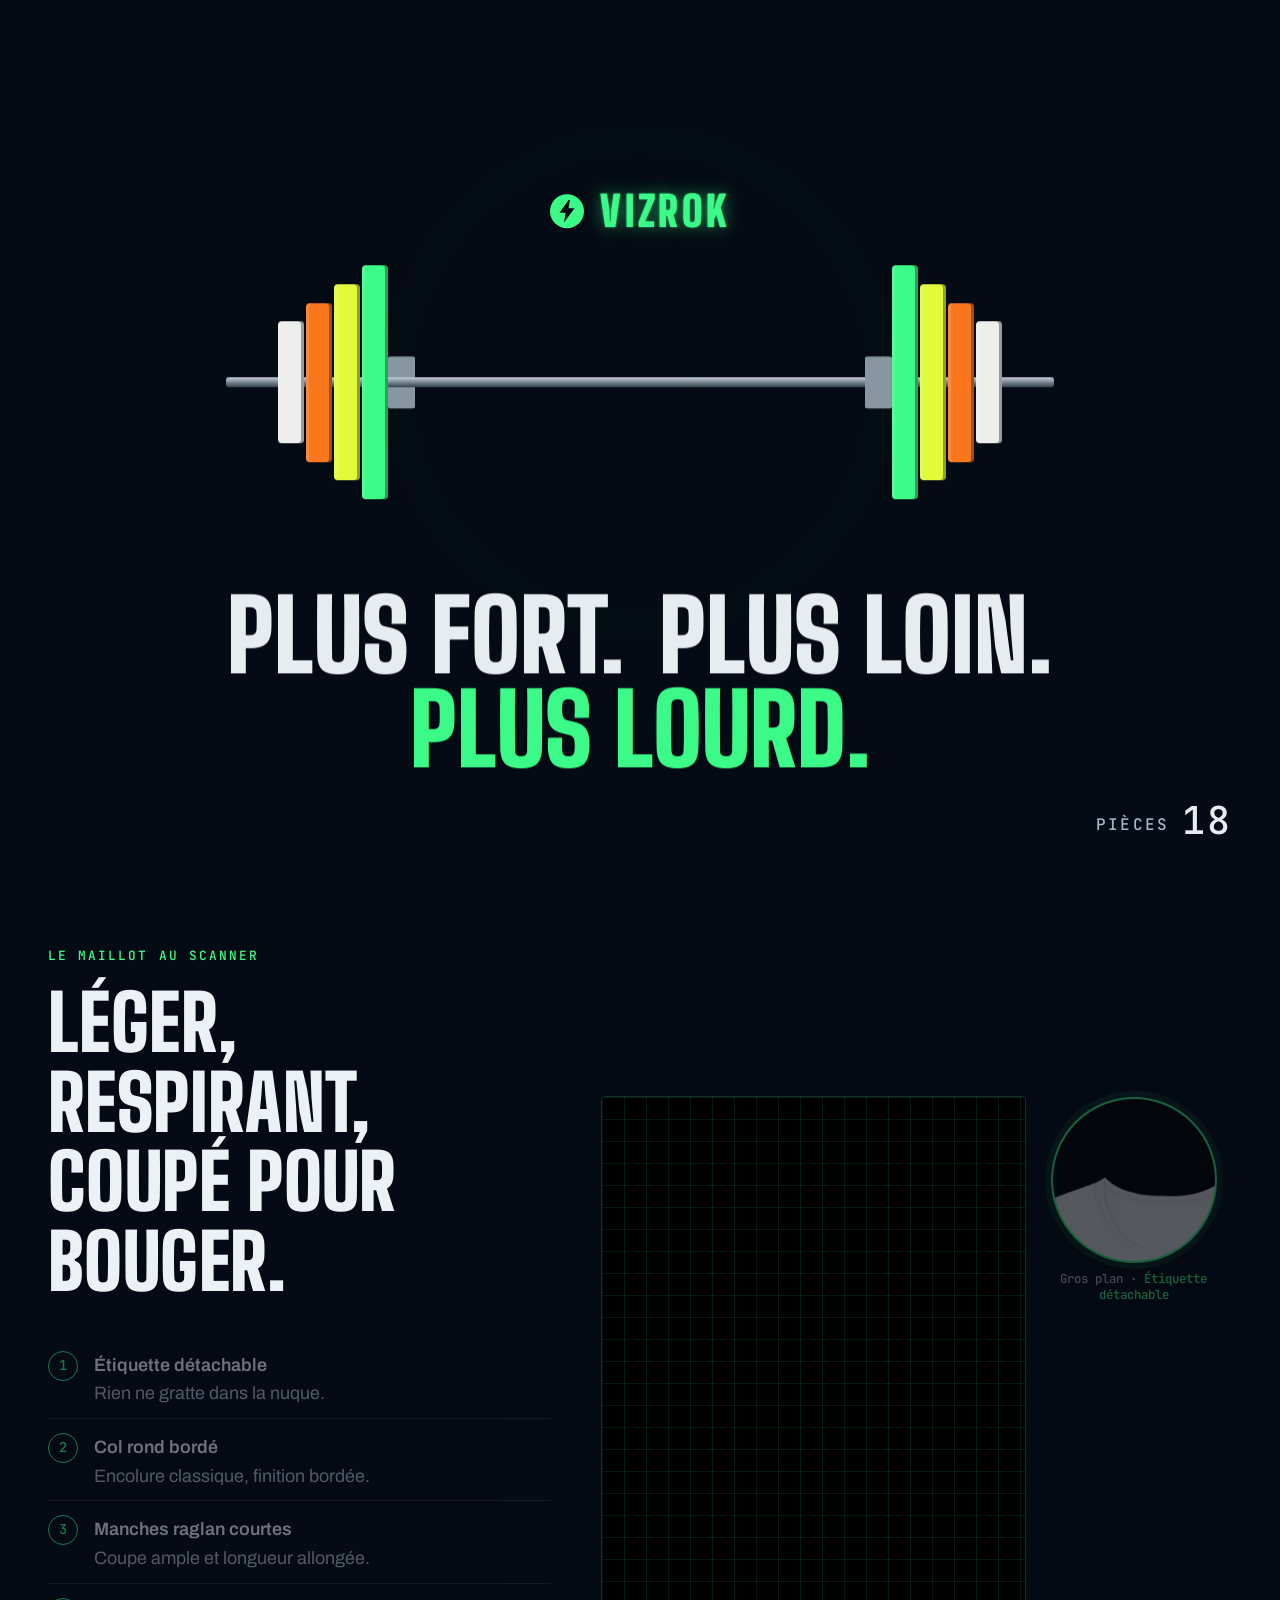
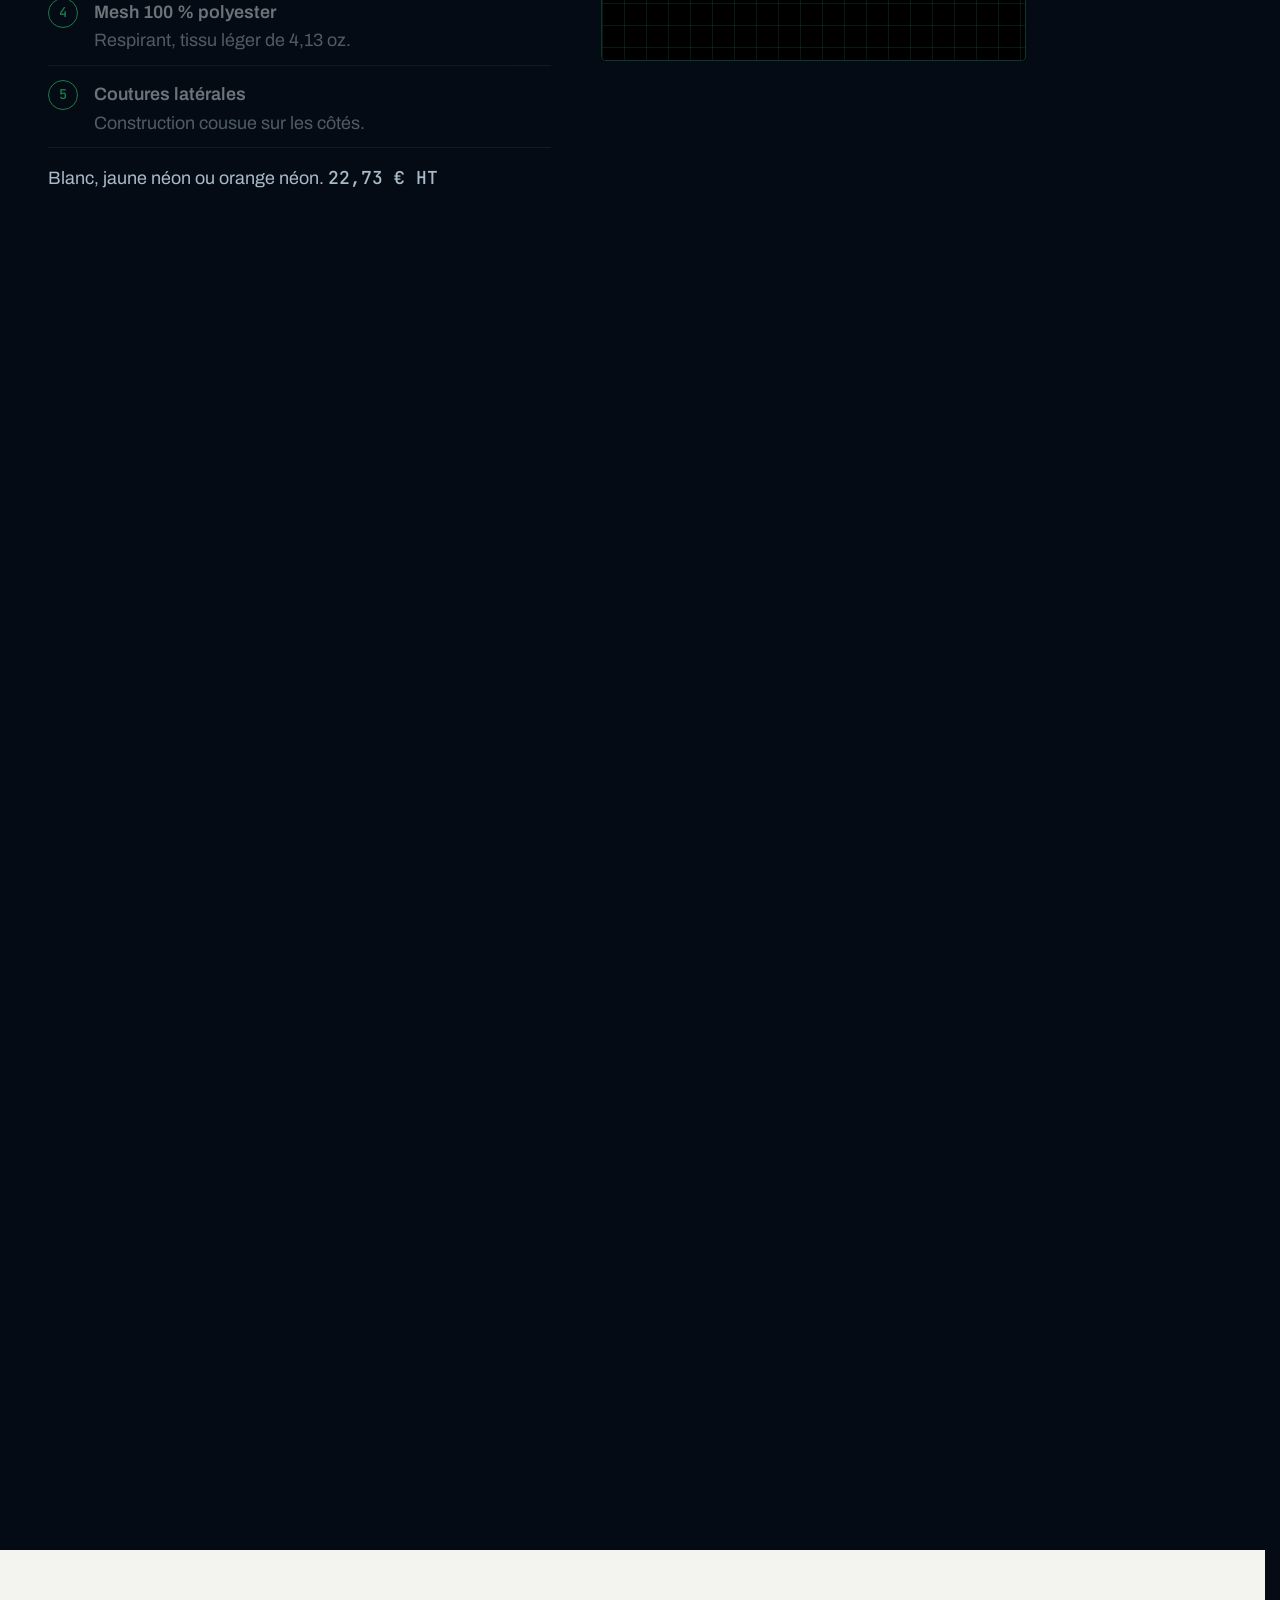
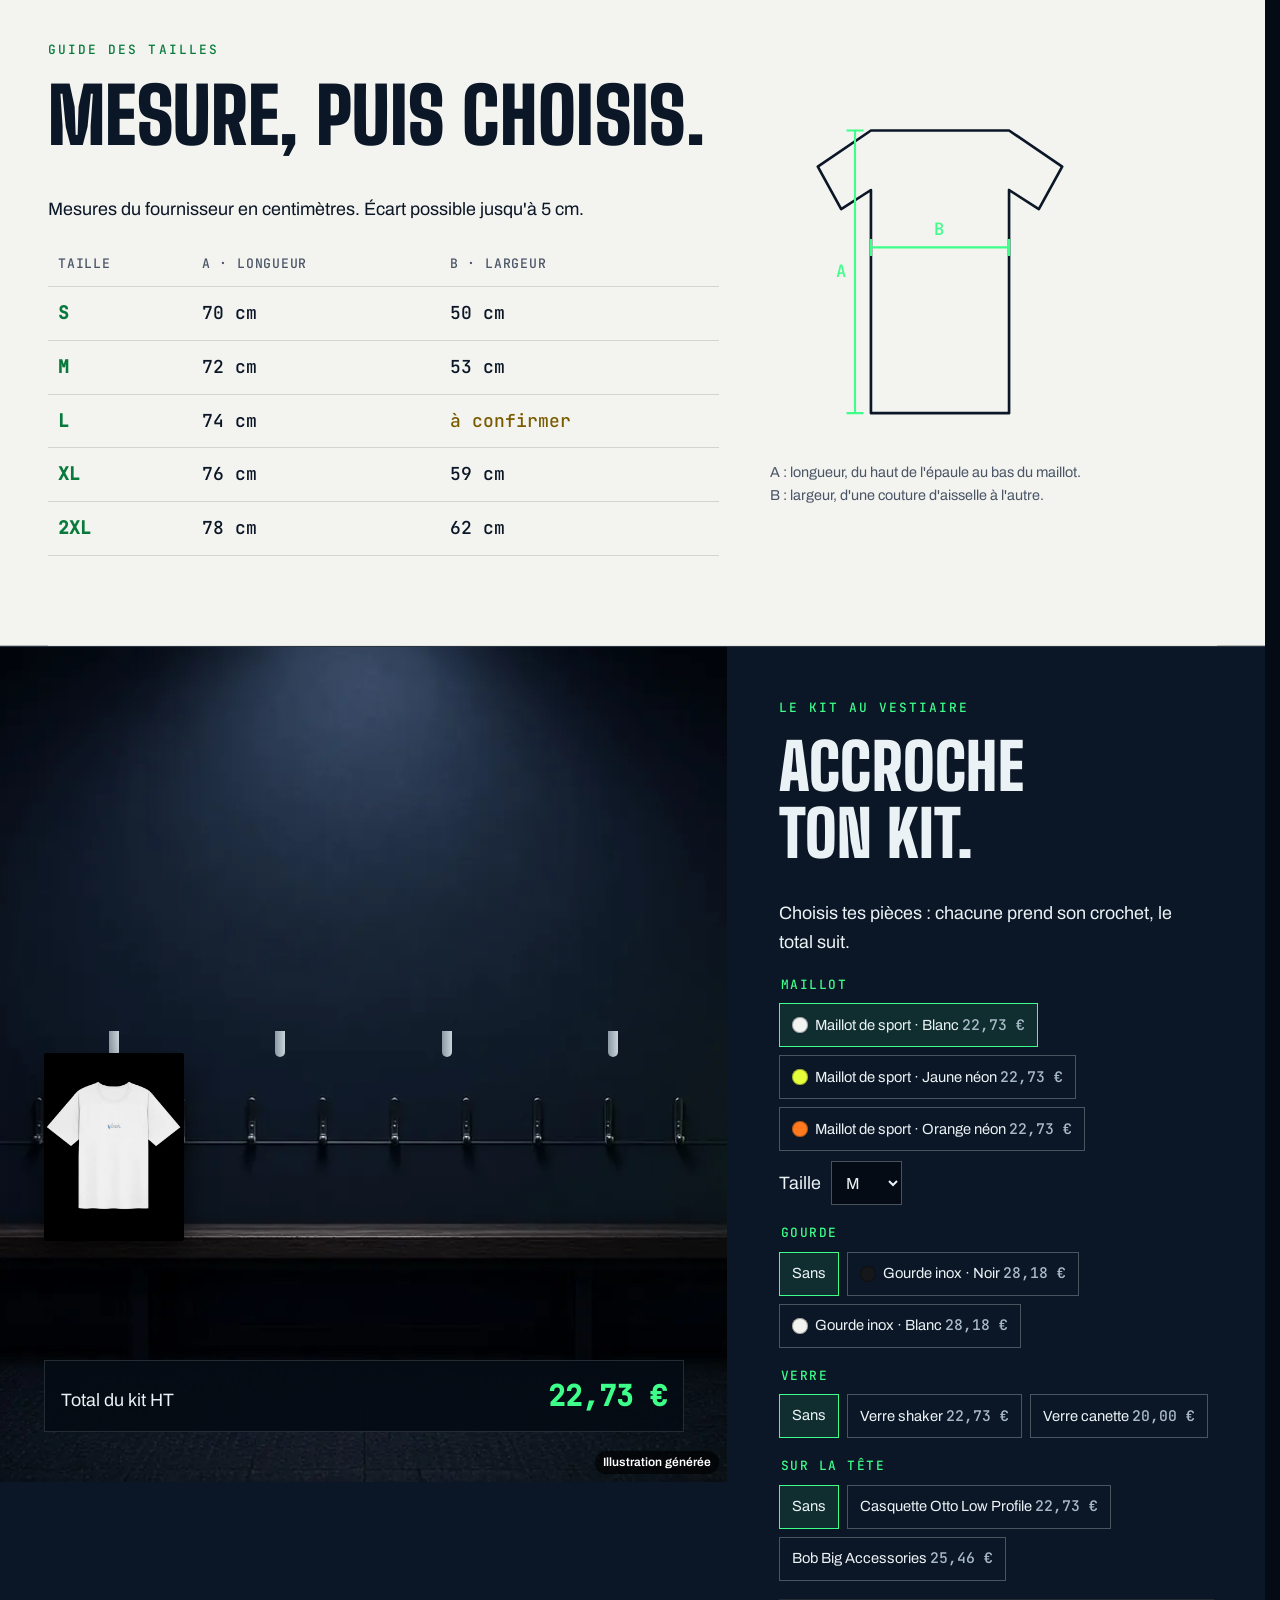
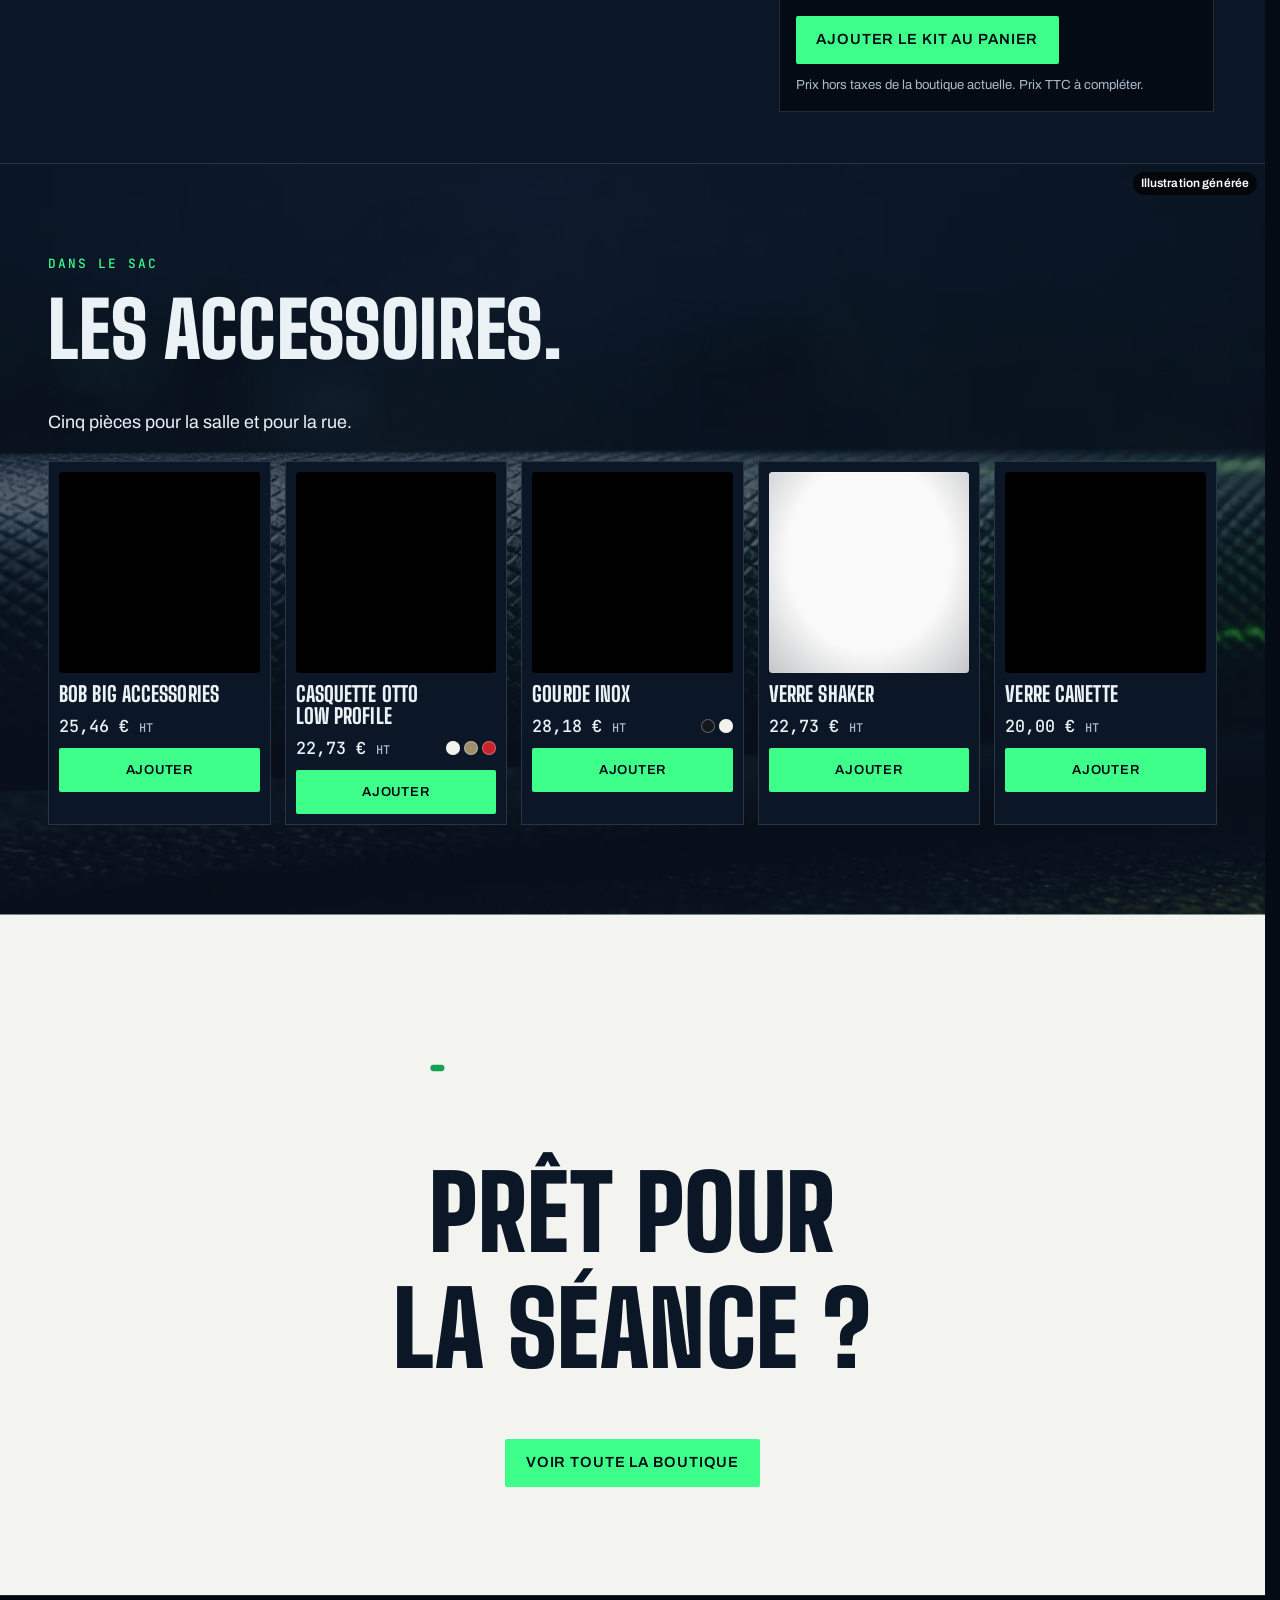
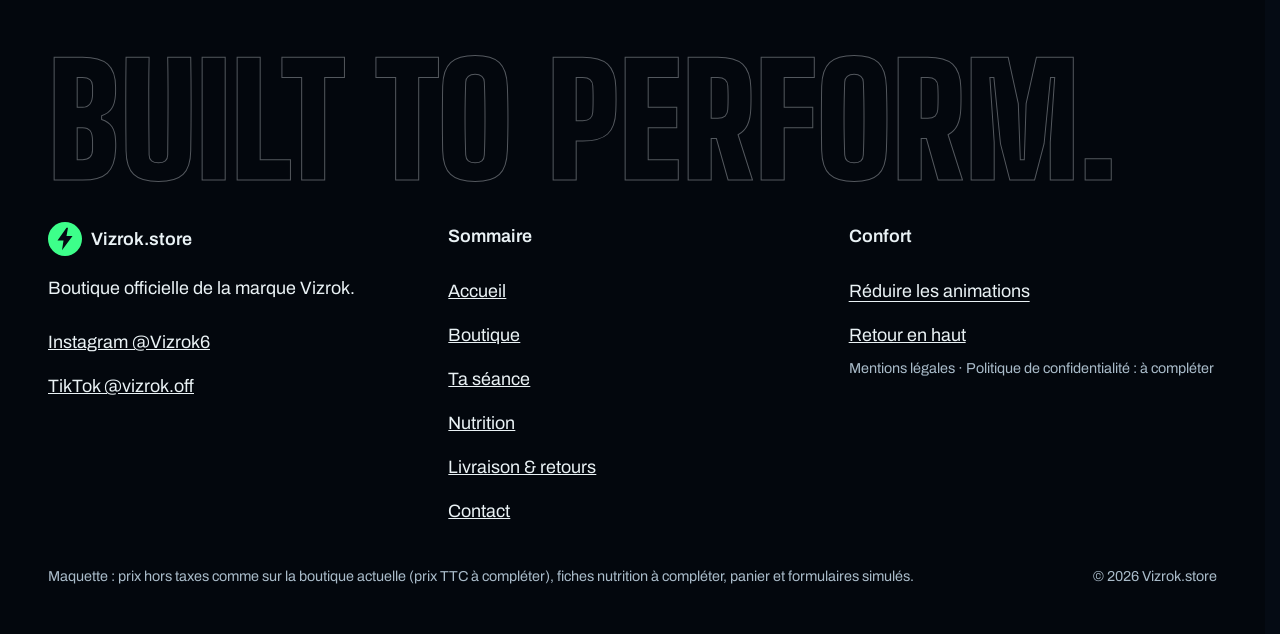
<file: seance.html>
<!doctype html>
<html lang="fr" data-v="4" data-page="seance" data-curseur>
<head>
<meta charset="utf-8">
<meta name="viewport" content="width=device-width, initial-scale=1, viewport-fit=cover">
<title>Ta séance — Vizrok.store</title>
<meta name="description" content="Le maillot de sport Vizrok en trois coloris, son guide des tailles en centimètres et le kit de séance à composer.">
<meta name="robots" content="noindex, nofollow">
<link rel="canonical" href="https://vizrok-maquette.vercel.app/seance">
<style>:root{--fond:#050B14;--texte:#EAF2F5;--voile-fond:#0A1422;--ouverture-fond:#050B14;--menu-fond:#050B14}:root { --entete-h: 72px; --barres-h: 0px; } html { background: var(--fond); color: var(--texte); scrollbar-gutter: stable; } body { margin: 0; background: var(--fond); } html.js:not(.calme):not(.secours):not([data-arrivee="retour"]) [data-anime] { opacity: 0; } html.js:not(.calme):not(.secours):not([data-arrivee="retour"]) [data-anime].vu { opacity: 1; } [data-voile] { position: fixed; inset: 0; z-index: 900; background: var(--voile-fond); transform: translateY(100%); visibility: hidden; pointer-events: none; } html[data-arrivee="voile"]:not(.voile-leve):not(.calme):not(.secours) [data-voile] { transform: none; visibility: visible; } html.calme [data-voile], html.secours [data-voile] { visibility: hidden !important; } .ouverture-panneau { position: fixed; inset: 0; z-index: 850; display: none; place-content: center; justify-items: center; background: var(--ouverture-fond, var(--voile-fond)); color: var(--fond); text-align: center; } html.js[data-arrivee="intro"]:not(.calme):not(.secours):not(.intro-finie) .ouverture-panneau { display: grid; } html.defilement-bloque, html.defilement-bloque body, html.js[data-arrivee="intro"]:not(.calme):not(.secours):not(.intro-finie), html.js[data-arrivee="intro"]:not(.calme):not(.secours):not(.intro-finie) body, html[data-arrivee="voile"]:not(.voile-leve):not(.calme):not(.secours), html[data-arrivee="voile"]:not(.voile-leve):not(.calme):not(.secours) body { overflow: hidden; } html.js[data-arrivee="intro"]:not(.calme):not(.secours):not(.intro-finie) { background-color: var(--ouverture-fond, var(--voile-fond)); } html[data-arrivee="voile"]:not(.voile-leve):not(.calme):not(.secours) { background-color: var(--voile-fond); }</style>
<script>(function () {
var d = document.documentElement, ss = null, ls = null;
try { ss = window.sessionStorage; ls = window.localStorage; } catch (e) {}
d.classList.add('js');
var calme = false;
try { calme = !!ls && ls.getItem('socle:calme') === 'oui'; } catch (e) {}
if (!calme && window.matchMedia && matchMedia('(prefers-reduced-motion: reduce)').matches) calme = true;
if (calme) d.classList.add('calme');
var nav = performance.getEntriesByType ? performance.getEntriesByType('navigation')[0] : null;
var type = nav ? nav.type : 'navigate';
var depart = null;
try { depart = JSON.parse(ss.getItem('socle:depart') || 'null'); ss.removeItem('socle:depart'); } catch (e) {}
if (depart && !(Date.now() - depart.t < 15000)) depart = null;
var retourSection = false;
try { retourSection = !!ss.getItem('socle:calme-retour'); } catch (e) {}
var mode = type === 'back_forward' || retourSection ? 'retour' : type === 'reload' ? 'intro' : depart ? 'voile' : 'intro';
d.setAttribute('data-arrivee', mode);
if (mode === 'voile' && depart.couleur) d.style.setProperty('--voile-fond', depart.couleur);
if (type === 'reload' && 'scrollRestoration' in history) {
if (!retourSection) history.scrollRestoration = 'manual';
}
try {
var choisie = ls && ls.getItem('socle:langue');
var langue = (d.lang || '').slice(0, 2);
if (choisie && choisie !== langue && type === 'navigate' && !depart) {
var alt = document.querySelector('link[rel="alternate"][hreflang="' + choisie + '"]');
if (alt) location.replace(new URL(alt.href).pathname + location.search + location.hash);
}
} catch (e) {}
setTimeout(function () { if (!d.classList.contains('demarre')) d.classList.add('secours'); }, 2000);
})();</script>
<link rel="preload" href="/assets/fonts/titres-900.woff2" as="font" type="font/woff2" crossorigin>
<link rel="preload" href="/assets/fonts/texte-400.woff2" as="font" type="font/woff2" crossorigin>
<link rel="stylesheet" href="/assets/css/socle.css?v=4">
<link rel="stylesheet" href="/assets/css/site.css?v=4">
<link rel="modulepreload" href="/assets/js/site.js?v=4">
<link rel="modulepreload" href="/assets/js/socle/index.js?v=4">
<script src="/assets/vendor/gsap.min.js" defer></script>
<script src="/assets/vendor/ScrollTrigger.min.js" defer></script>
<script src="/assets/vendor/SplitText.min.js" defer></script>
<script src="/assets/vendor/Flip.min.js" defer></script>
<script type="module" src="/assets/js/site.js?v=4"></script>
<meta name="theme-color" content="#050B14">
<link rel="icon" href="/assets/images/favicon.svg" type="image/svg+xml">
<link rel="apple-touch-icon" href="/assets/images/apple-touch-icon.png">
<meta property="og:type" content="website">
<meta property="og:site_name" content="Vizrok.store">
<meta property="og:locale" content="fr_FR">
<meta property="og:title" content="Ta séance — Vizrok.store">
<meta property="og:description" content="Le maillot de sport Vizrok en trois coloris, son guide des tailles en centimètres et le kit de séance à composer.">
<meta property="og:url" content="https://vizrok-maquette.vercel.app/seance">
<meta property="og:image" content="https://vizrok-maquette.vercel.app/assets/partage/seance-fr.jpg">
<meta property="og:image:width" content="1200">
<meta property="og:image:height" content="630">
<meta property="og:image:alt" content="Coin d&#39;entraînement avec banc et rack, Vizrok.store">
<meta name="twitter:card" content="summary_large_image">
<script type="application/ld+json">{"@context":"https://schema.org","@type":"OnlineStore","name":"Vizrok.store","url":"https://vizrok-maquette.vercel.app/","description":"Boutique officielle Vizrok : vêtements, accessoires et gamme Vizrok Nutrition, fabriqués à la demande.","slogan":"Built to Perform.","sameAs":["https://instagram.com/Vizrok6","https://tiktok.com/@vizrok.off"],"paymentAccepted":"Carte bancaire, PayPal, Google Pay, Apple Pay"}</script>
</head>
<body id="haut">
<div data-voile aria-hidden="true"><div class="voile-disque"><svg viewBox="0 0 200 200" aria-hidden="true"><defs><path id="vd-cercle" d="M100 100m-66 0a66 66 0 1 1 132 0a66 66 0 1 1-132 0"/></defs><circle class="vd-fond" cx="100" cy="100" r="100"/><g class="vd-marques"><circle cx="100" cy="100" r="96" class="vd-bord"/><circle cx="100" cy="100" r="80" class="vd-rainure"/><text class="vd-texte"><textPath href="#vd-cercle" textLength="404" lengthAdjust="spacing">VIZROK · BUILT TO PERFORM · 20 KG ·</textPath></text><circle cx="100" cy="100" r="30" class="vd-moyeu"/><circle cx="100" cy="100" r="11" class="vd-trou"/></g></svg></div><div class="voile-contenu"><span class="marque" aria-hidden="true"><svg class="marque-eclair" viewBox="0 0 24 32" width="18" height="24"><path d="M14 1 2 18h8l-2 13L22 12h-8l2-11z" fill="currentColor"/></svg></span><span data-voile-libelle>Ta séance</span><span class="voile-barre"></span></div></div>
<div class="ouverture-panneau" data-ouverture aria-hidden="true" data-effet="barre-chargee">
  <p class="intro-logo"><span class="marque" aria-hidden="true"><svg class="marque-eclair" viewBox="0 0 24 32" width="18" height="24"><path d="M14 1 2 18h8l-2 13L22 12h-8l2-11z" fill="currentColor"/></svg></span><span class="intro-neon">VIZROK</span></p>
  <div class="intro-scene">
    <div class="intro-barre"><span class="intro-manchon intro-manchon--g"></span><span class="intro-tige"></span><span class="intro-manchon intro-manchon--d"></span>
      <span class="intro-cote intro-cote--g"><span class="intro-disque d-vert" style="--i:0"></span><span class="intro-disque d-jaune" style="--i:1"></span><span class="intro-disque d-orange" style="--i:2"></span><span class="intro-disque d-blanc" style="--i:3"></span></span><span class="intro-cote intro-cote--d"><span class="intro-disque d-vert" style="--i:0"></span><span class="intro-disque d-jaune" style="--i:1"></span><span class="intro-disque d-orange" style="--i:2"></span><span class="intro-disque d-blanc" style="--i:3"></span></span>
    </div>
    <span class="intro-choc" aria-hidden="true"></span>
  </div>
  <p class="intro-mots"><span>Plus fort.</span> <span>Plus loin.</span> <span>Plus lourd.</span></p>
  <p class="intro-compteur"><span class="intro-compteur-libelle">Pièces</span> <span class="intro-compteur-valeur" data-intro-compteur>00</span></p>
</div>
<a class="evitement" href="#contenu">Aller au contenu</a>
<header data-entete>
  <div class="entete-rangee">
    <a class="entete-logo" href="/" data-libelle="Accueil">
      <span class="marque" aria-hidden="true"><svg class="marque-eclair" viewBox="0 0 24 32" width="18" height="24"><path d="M14 1 2 18h8l-2 13L22 12h-8l2-11z" fill="currentColor"/></svg></span><span class="entete-nom">Vizrok<span class="entete-point">.store</span></span>
    </a>
    <nav data-nav aria-label="Navigation principale">
      <ul><li><a href="/boutique" data-libelle="Boutique">Boutique</a></li><li><a href="/seance" data-libelle="Ta séance" aria-current="page">Ta séance</a></li><li><a href="/nutrition" data-libelle="Nutrition">Nutrition</a></li><li><a href="/livraison" data-libelle="Livraison &amp; retours">Livraison &amp; retours</a></li><li><a href="/contact" data-libelle="Contact">Contact</a></li></ul>
    </nav>
    <div class="entete-actions">
      <button type="button" class="bouton bouton-panier " data-panier-ouvrir aria-controls="panier" aria-expanded="false">Panier <span class="panier-compte" data-panier-compte>0</span></button>
      <button type="button" data-menu-bouton aria-controls="menu" aria-expanded="false" data-libelle-ouvrir="Menu" data-libelle-fermer="Fermer"><span data-libelle-bouton>Menu</span></button>
    </div>
  </div>
</header>
<div id="menu" data-menu role="dialog" aria-modal="true" aria-label="Menu">
  <ul><li style="--i:0"><a href="/" class="menu-lien" data-libelle="Accueil">Accueil</a></li><li style="--i:1"><a href="/boutique" class="menu-lien" data-libelle="Boutique">Boutique</a></li><li style="--i:2"><a href="/seance" class="menu-lien" data-libelle="Ta séance" aria-current="page">Ta séance</a></li><li style="--i:3"><a href="/nutrition" class="menu-lien" data-libelle="Nutrition">Nutrition</a></li><li style="--i:4"><a href="/livraison" class="menu-lien" data-libelle="Livraison &amp; retours">Livraison &amp; retours</a></li><li style="--i:5"><a href="/contact" class="menu-lien" data-libelle="Contact">Contact</a></li></ul>
  <ul class="menu-reseaux"><li><a class="lien-reseau" href="https://instagram.com/Vizrok6" target="_blank" rel="noopener">Instagram <span>@Vizrok6</span></a></li><li><a class="lien-reseau" href="https://tiktok.com/@vizrok.off" target="_blank" rel="noopener">TikTok <span>@vizrok.off</span></a></li></ul>
  <p><button type="button" class="lien" data-calme-bascule data-libelle-reduire="Réduire les animations" data-libelle-retablir="Rétablir les animations" data-libelle-systeme="Animations réduites par votre appareil"><span data-libelle-bouton>Réduire les animations</span></button></p>
</div>
<main id="contenu" tabindex="-1">
<section class="s-tete" id="debut">
  <div class="s-tete-texte">
    <p class="surtitre">Ta séance</p>
    <div class="chrono" data-effet="chrono-led" aria-hidden="true">
      <span class="chrono-cadre"><span class="chrono-chiffres" data-chrono>00:00</span></span>
      <span class="chrono-libelle">Chrono de salle · temps sur la page</span>
    </div>
    <h1 class="s-titre" data-anime>Ta séance</h1>
    <p data-anime>Le maillot de sport Vizrok, son guide des tailles et le kit à composer avant d&#39;entrer dans la salle.</p>
    <p class="s-actions" data-anime><a class="bouton" href="#kit" data-action-principale data-survol="magnetique">Composer mon kit</a> <span class="s-info" data-info-cle>Maillot dès 22,73 € HT · S à 2XL</span></p>
  </div>
  <figure class="media s-tete-media" data-grok data-fx="zoom" data-fx-force="10" style="--cadrage:66% 55%;--cadrage-mobile:55% 65%">
  <picture><source media="(max-width: 760px) and (orientation: portrait)" srcset="/assets/images/grok/seance-ouverture-mobile-640.webp 640w, /assets/images/grok/seance-ouverture-mobile-1080.webp 1080w" sizes="(max-width: 760px) 100vw, 50vw">
    <img src="/assets/images/grok/seance-ouverture-1280.webp" srcset="/assets/images/grok/seance-ouverture-640.webp 640w, /assets/images/grok/seance-ouverture-1280.webp 1280w, /assets/images/grok/seance-ouverture-1600.webp 1600w" sizes="(max-width: 760px) 100vw, 50vw" alt="Coin d&#39;entraînement vide avec banc et rack sous un projecteur" width="1280" height="859" fetchpriority="high" loading="eager" decoding="async">
  </picture><figcaption class="mention-ia">Illustration générée</figcaption>
</figure>
</section>
<section class="eclate scanner" id="eclate" data-effet="maillot-scanner">
  <div class="eclate-cadre conteneur">
    <div class="eclate-texte">
      <p class="surtitre">Le maillot au scanner</p>
      <h2 data-anime="lignes">Léger, respirant, coupé pour bouger.</h2>
      <ol class="eclate-liste">
        <li data-piece="5"><strong>Étiquette détachable</strong> <span>Rien ne gratte dans la nuque.</span></li><li data-piece="3"><strong>Col rond bordé</strong> <span>Encolure classique, finition bordée.</span></li><li data-piece="2"><strong>Manches raglan courtes</strong> <span>Coupe ample et longueur allongée.</span></li><li data-piece="1"><strong>Mesh 100 % polyester</strong> <span>Respirant, tissu léger de 4,13 oz.</span></li><li data-piece="4"><strong>Coutures latérales</strong> <span>Construction cousue sur les côtés.</span></li>
      </ol>
      <p class="eclate-couleurs">Blanc, jaune néon ou orange néon. <span data-prix>22,73 € HT</span></p>
    </div>
    <div class="scan-scene" data-visuel>
      <div class="scan-photo" style="--photo:url(/assets/images/produits/maillot-1-1200.webp)">
        <figure class="media media--produit scan-base" style="--cadrage:50% 50%;--plaque:#000000">
  <picture>
    <img src="/assets/images/produits/maillot-1-1200.webp" srcset="/assets/images/produits/maillot-1-480.webp 480w, /assets/images/produits/maillot-1-800.webp 800w, /assets/images/produits/maillot-1-1200.webp 1200w" sizes="(max-width: 760px) 90vw, 40vw" alt="Vizrok.store Maillot de sport" width="1200" height="1600" loading="lazy" decoding="async">
  </picture>
</figure>
        <div class="scan-eclaire" aria-hidden="true"></div>
        <div class="scan-grille" aria-hidden="true"></div>
        <div class="scan-ligne" aria-hidden="true"><span></span></div>
        <span class="scan-repere" data-repere="5" style="--x:44%;--y:15.6%" aria-hidden="true">1</span><span class="scan-repere" data-repere="3" style="--x:61%;--y:18.5%" aria-hidden="true">2</span><span class="scan-repere" data-repere="2" style="--x:31%;--y:27%" aria-hidden="true">3</span><span class="scan-repere" data-repere="1" style="--x:58%;--y:50%" aria-hidden="true">4</span><span class="scan-repere" data-repere="4" style="--x:26%;--y:69%" aria-hidden="true">5</span>
      </div>
      <div class="scan-loupe" aria-hidden="true" style="--photo:url(/assets/images/produits/maillot-1-1200.webp)"><span class="scan-loupe-vue"></span><span class="scan-loupe-titre">Gros plan · <b data-loupe-titre>Mesh 100 % polyester</b></span></div>
    </div>
  </div>
</section>
<section class="clair guide-tailles conteneur" id="tailles">
  <div class="tailles-texte">
    <p class="surtitre">Guide des tailles</p>
    <h2 data-anime="lignes">Mesure, puis choisis.</h2>
    <p>Mesures du fournisseur en centimètres. Écart possible jusqu&#39;à 5 cm.</p>
    <table class="tailles-table" data-anime>
      <thead><tr><th scope="col">Taille</th><th scope="col">A · Longueur</th><th scope="col">B · Largeur</th></tr></thead>
      <tbody><tr><th scope="row">S</th><td>70 cm</td><td>50 cm</td></tr><tr><th scope="row">M</th><td>72 cm</td><td>53 cm</td></tr><tr><th scope="row">L</th><td>74 cm</td><td><em>à confirmer</em></td></tr><tr><th scope="row">XL</th><td>76 cm</td><td>59 cm</td></tr><tr><th scope="row">2XL</th><td>78 cm</td><td>62 cm</td></tr></tbody>
    </table>
  </div>
  <figure class="tailles-schema" data-visuel>
    <svg viewBox="0 0 320 340" aria-hidden="true">
      <path class="ts-maillot" d="M95 40h130l50 34-22 40-28-18v210H95V96l-28 18-22-40z" fill="none" stroke-width="2.5" stroke-linejoin="round"/>
      <path class="ts-cote" d="M80 40v266M72 40h16M72 306h16" stroke-width="2" fill="none"/>
      <path class="ts-cote" d="M95 150h130M95 142v16M225 142v16" stroke-width="2" fill="none"/>
      <text class="ts-lettre" x="62" y="178">A</text><text class="ts-lettre" x="154" y="138">B</text>
    </svg>
    <figcaption>A : longueur, du haut de l&#39;épaule au bas du maillot.<br>B : largeur, d&#39;une couture d&#39;aisselle à l&#39;autre.</figcaption>
  </figure>
</section>
<section class="kit" id="kit" data-effet="vestiaire-kit">
  <div class="kit-mur">
    <figure class="media kit-fond" data-grok style="--cadrage:50% 60%">
  <picture>
    <img src="/assets/images/grok/seance-vestiaire-1280.webp" srcset="/assets/images/grok/seance-vestiaire-640.webp 640w, /assets/images/grok/seance-vestiaire-1280.webp 1280w, /assets/images/grok/seance-vestiaire-1600.webp 1600w" sizes="(max-width: 760px) 100vw, 60vw" alt="Mur de vestiaire avec une rangée de crochets vides au-dessus d&#39;un banc" width="1280" height="859" loading="lazy" decoding="async">
  </picture><figcaption class="mention-ia">Illustration générée</figcaption>
</figure>
    <div class="kit-crochets" aria-hidden="true">
      <div class="kit-crochet" data-crochet="maillot"><span class="kit-pique"></span><div class="kit-objet" data-kit-objet="maillot"></div></div><div class="kit-crochet" data-crochet="gourde"><span class="kit-pique"></span><div class="kit-objet" data-kit-objet="gourde"></div></div><div class="kit-crochet" data-crochet="verre"><span class="kit-pique"></span><div class="kit-objet" data-kit-objet="verre"></div></div><div class="kit-crochet" data-crochet="tete"><span class="kit-pique"></span><div class="kit-objet" data-kit-objet="tete"></div></div>
    </div>
    <div class="kit-banc" aria-hidden="true"><span>Total du kit HT</span> <strong data-kit-total data-prix>22,73 €</strong></div>
  </div>
  <form class="kit-form" data-kit aria-labelledby="kit-titre">
    <p class="surtitre">Le kit au vestiaire</p>
    <h2 id="kit-titre" data-anime="lignes">Accroche ton kit.</h2>
    <p>Choisis tes pièces : chacune prend son crochet, le total suit.</p>
    <fieldset class="kit-groupe">
      <legend>Maillot</legend>
      <div class="kit-choix">
        <label class="kit-option kit-option--couleur" style="--c:#F2F4F2"><input type="radio" data-superpose name="kit-maillot" value="maillot|Blanc" data-prix-option="22.73" checked><span>Maillot de sport · Blanc <b data-prix>22,73 €</b></span></label><label class="kit-option kit-option--couleur" style="--c:#E6FF3B"><input type="radio" data-superpose name="kit-maillot" value="maillot|Jaune néon" data-prix-option="22.73"><span>Maillot de sport · Jaune néon <b data-prix>22,73 €</b></span></label><label class="kit-option kit-option--couleur" style="--c:#FF7A1F"><input type="radio" data-superpose name="kit-maillot" value="maillot|Orange néon" data-prix-option="22.73"><span>Maillot de sport · Orange néon <b data-prix>22,73 €</b></span></label>
      </div>
      <div class="kit-taille"><label for="kit-taille">Taille</label><select id="kit-taille" name="kit-taille"><option>S</option><option selected>M</option><option>L</option><option>XL</option><option>2XL</option></select></div>
    </fieldset><fieldset class="kit-groupe">
      <legend>Gourde</legend>
      <div class="kit-choix">
        <label class="kit-option"><input type="radio" data-superpose name="kit-gourde" value="" checked><span>Sans</span></label>
        <label class="kit-option kit-option--couleur" style="--c:#16171A"><input type="radio" data-superpose name="kit-gourde" value="gourde|Noir" data-prix-option="28.18"><span>Gourde inox · Noir <b data-prix>28,18 €</b></span></label><label class="kit-option kit-option--couleur" style="--c:#F2F2EE"><input type="radio" data-superpose name="kit-gourde" value="gourde|Blanc" data-prix-option="28.18"><span>Gourde inox · Blanc <b data-prix>28,18 €</b></span></label>
      </div>
    </fieldset><fieldset class="kit-groupe">
      <legend>Verre</legend>
      <div class="kit-choix">
        <label class="kit-option"><input type="radio" data-superpose name="kit-verre" value="" checked><span>Sans</span></label>
        <label class="kit-option"><input type="radio" data-superpose name="kit-verre" value="verre-shaker|" data-prix-option="22.73"><span>Verre shaker <b data-prix>22,73 €</b></span></label><label class="kit-option"><input type="radio" data-superpose name="kit-verre" value="verre-canette|" data-prix-option="20"><span>Verre canette <b data-prix>20,00 €</b></span></label>
      </div>
    </fieldset><fieldset class="kit-groupe">
      <legend>Sur la tête</legend>
      <div class="kit-choix">
        <label class="kit-option"><input type="radio" data-superpose name="kit-tete" value="" checked><span>Sans</span></label>
        <label class="kit-option"><input type="radio" data-superpose name="kit-tete" value="casquette|" data-prix-option="22.73"><span>Casquette Otto Low Profile <b data-prix>22,73 €</b></span></label><label class="kit-option"><input type="radio" data-superpose name="kit-tete" value="bob|" data-prix-option="25.46"><span>Bob Big Accessories <b data-prix>25,46 €</b></span></label>
      </div>
    </fieldset>
    <div class="kit-total">
      <p><span>Total du kit HT</span> <strong data-kit-total data-prix>22,73 €</strong></p>
      <button type="submit" class="bouton" data-survol="magnetique">Ajouter le kit au panier</button>
      <p class="kit-note">Prix hors taxes de la boutique actuelle. Prix TTC à compléter.</p>
      <p class="kit-ok" data-kit-ok role="status" hidden>Kit ajouté au panier</p>
    </div>
    <p class="visuellement-cache" aria-live="polite" data-kit-annonce></p>
  </form>
</section>
<section class="s-accessoires" id="accessoires">
  <div class="s-acc-fond" aria-hidden="true"><figure class="media " data-grok data-fx="parallaxe" style="--cadrage:50% 50%">
  <picture>
    <img src="/assets/images/grok/seance-acier-1280.webp" srcset="/assets/images/grok/seance-acier-640.webp 640w, /assets/images/grok/seance-acier-1280.webp 1280w, /assets/images/grok/seance-acier-1600.webp 1600w" sizes="100vw" alt="" width="1280" height="859" loading="lazy" decoding="async">
  </picture><figcaption class="mention-ia">Illustration générée</figcaption>
</figure></div>
  <div class="conteneur">
    <p class="surtitre">Dans le sac</p>
    <h2 data-anime="lignes">Les accessoires.</h2>
    <p>Cinq pièces pour la salle et pour la rue.</p>
    <div class="s-acc-grille" data-anime="cascade"><article class="fiche " data-produit="bob" data-categorie="accessoires" data-prix-valeur="25.46" data-nom="Vizrok Big Accessories Bucket Hat Bob Big Accessories Bob de la ligne Vizrok Big Accessories, emblème éclair sur le devant.">
  <a class="fiche-lien" href="/boutique?produit=bob" data-produit-ouvrir="bob" data-libelle="Boutique" data-vue-alt="/assets/images/produits/bob-3" data-vue-alt-fond="#8E8182" data-vue-alt-plein>
    <figure class="media media--produit fiche-media" style="--cadrage:50% 50%;--plaque:#000000">
  <picture>
    <img src="/assets/images/produits/bob-1-1200.webp" srcset="/assets/images/produits/bob-1-480.webp 480w, /assets/images/produits/bob-1-800.webp 800w, /assets/images/produits/bob-1-1200.webp 1200w" sizes="(max-width: 760px) 50vw, 20vw" alt="Vizrok Big Accessories Bucket Hat" width="1200" height="1600" loading="lazy" decoding="async">
  </picture>
</figure>
    <h3 class="fiche-nom">Bob Big Accessories</h3>
  </a>
  <p class="fiche-ligne"><span class="fiche-prix" data-prix>25,46 € <small>HT</small></span></p>
  <button type="button" class="bouton bouton--petit fiche-ajouter" data-ajouter="bob" aria-label="Ajouter : Bob Big Accessories">Ajouter</button>
</article><article class="fiche " data-produit="casquette" data-categorie="accessoires" data-prix-valeur="22.73" data-nom="Vizrok Casquette Otto Cap Low Profile Casquette Otto Low Profile Casquette basse non structurée, emblème éclair sur le devant.">
  <a class="fiche-lien" href="/boutique?produit=casquette" data-produit-ouvrir="casquette" data-libelle="Boutique" data-vue-alt="/assets/images/produits/casquette-4" data-vue-alt-fond="#EDCFC6" data-vue-alt-plein>
    <figure class="media media--produit fiche-media" style="--cadrage:50% 50%;--plaque:#000000">
  <picture>
    <img src="/assets/images/produits/casquette-1-1200.webp" srcset="/assets/images/produits/casquette-1-480.webp 480w, /assets/images/produits/casquette-1-800.webp 800w, /assets/images/produits/casquette-1-1200.webp 1200w" sizes="(max-width: 760px) 50vw, 20vw" alt="Vizrok Casquette Otto Cap Low Profile" width="1200" height="1600" loading="lazy" decoding="async">
  </picture>
</figure>
    <h3 class="fiche-nom">Casquette Otto Low Profile</h3>
  </a>
  <p class="fiche-ligne"><span class="fiche-prix" data-prix>22,73 € <small>HT</small></span><span class="fiche-couleurs" role="img" aria-label="Blanc, Kaki, Rouge"><i style="--c:#F2F2EE"></i><i style="--c:#9C8F6A"></i><i style="--c:#C8252B"></i></span></p>
  <button type="button" class="bouton bouton--petit fiche-ajouter" data-ajouter="casquette" aria-label="Ajouter : Casquette Otto Low Profile">Ajouter</button>
</article><article class="fiche " data-produit="gourde" data-categorie="accessoires" data-prix-valeur="28.18" data-nom="Vizrok Stainless Steel Water Bottle Gourde inox Gourde isotherme en acier inoxydable aux couleurs de Vizrok.">
  <a class="fiche-lien" href="/boutique?produit=gourde" data-produit-ouvrir="gourde" data-libelle="Boutique" data-vue-alt="/assets/images/produits/gourde-3" data-vue-alt-fond="#706E6E" data-vue-alt-plein>
    <figure class="media media--produit fiche-media" style="--cadrage:50% 50%;--plaque:#000000">
  <picture>
    <img src="/assets/images/produits/gourde-1-1200.webp" srcset="/assets/images/produits/gourde-1-480.webp 480w, /assets/images/produits/gourde-1-800.webp 800w, /assets/images/produits/gourde-1-1200.webp 1200w" sizes="(max-width: 760px) 50vw, 20vw" alt="Vizrok Stainless Steel Water Bottle" width="1200" height="1600" loading="lazy" decoding="async">
  </picture>
</figure>
    <h3 class="fiche-nom">Gourde inox</h3>
  </a>
  <p class="fiche-ligne"><span class="fiche-prix" data-prix>28,18 € <small>HT</small></span><span class="fiche-couleurs" role="img" aria-label="Noir, Blanc"><i style="--c:#16171A"></i><i style="--c:#F2F2EE"></i></span></p>
  <button type="button" class="bouton bouton--petit fiche-ajouter" data-ajouter="gourde" aria-label="Ajouter : Gourde inox">Ajouter</button>
</article><article class="fiche " data-produit="verre-shaker" data-categorie="accessoires" data-prix-valeur="22.73" data-nom="Vizrok Shaker Pint Glass Verre shaker Verre de 473 ml au logo Vizrok.">
  <a class="fiche-lien" href="/boutique?produit=verre-shaker" data-produit-ouvrir="verre-shaker" data-libelle="Boutique" data-vue-alt="/assets/images/produits/verre-shaker-2" data-vue-alt-fond="#F6F6F6">
    <figure class="media media--produit media--clair fiche-media" style="--cadrage:50% 50%;--plaque:#F9F9F9">
  <picture>
    <img src="/assets/images/produits/verre-shaker-1-1200.webp" srcset="/assets/images/produits/verre-shaker-1-480.webp 480w, /assets/images/produits/verre-shaker-1-800.webp 800w, /assets/images/produits/verre-shaker-1-1200.webp 1200w" sizes="(max-width: 760px) 50vw, 20vw" alt="Vizrok Shaker Pint Glass" width="1200" height="1600" loading="lazy" decoding="async">
  </picture>
</figure>
    <h3 class="fiche-nom">Verre shaker</h3>
  </a>
  <p class="fiche-ligne"><span class="fiche-prix" data-prix>22,73 € <small>HT</small></span></p>
  <button type="button" class="bouton bouton--petit fiche-ajouter" data-ajouter="verre-shaker" aria-label="Ajouter : Verre shaker">Ajouter</button>
</article><article class="fiche " data-produit="verre-canette" data-categorie="accessoires" data-prix-valeur="20" data-nom="Vizrok.store Verre en forme de canette Verre canette Verre transparent en forme de canette, imprimé au visuel Vizrok.">
  <a class="fiche-lien" href="/boutique?produit=verre-canette" data-produit-ouvrir="verre-canette" data-libelle="Boutique" data-vue-alt="/assets/images/produits/verre-canette-2" data-vue-alt-fond="#000000">
    <figure class="media media--produit fiche-media" style="--cadrage:50% 50%;--plaque:#000000">
  <picture>
    <img src="/assets/images/produits/verre-canette-1-1200.webp" srcset="/assets/images/produits/verre-canette-1-480.webp 480w, /assets/images/produits/verre-canette-1-800.webp 800w, /assets/images/produits/verre-canette-1-1200.webp 1200w" sizes="(max-width: 760px) 50vw, 20vw" alt="Vizrok.store Verre en forme de canette" width="1200" height="1600" loading="lazy" decoding="async">
  </picture>
</figure>
    <h3 class="fiche-nom">Verre canette</h3>
  </a>
  <p class="fiche-ligne"><span class="fiche-prix" data-prix>20,00 € <small>HT</small></span></p>
  <button type="button" class="bouton bouton--petit fiche-ajouter" data-ajouter="verre-canette" aria-label="Ajouter : Verre canette">Ajouter</button>
</article></div>
  </div>
</section>
<section class="clair fin conteneur" id="fin">
  <div class="fin-disques" aria-hidden="true" data-visuel data-fx="trace"><svg viewBox="0 0 400 120"><path d="M10 60 H 390" stroke="currentColor" stroke-width="6" stroke-linecap="round" fill="none"/></svg></div>
  <h2 data-anime="lignes">Prêt pour la séance ?</h2>
  <p class="fin-actions" data-anime><a href="/boutique" class="bouton" data-libelle="Boutique" data-survol="magnetique">Voir toute la boutique</a></p>
</section>
</main>
<footer class="pied" id="pied" data-masque-barre>
  <div class="conteneur pied-haut">
    <p class="pied-signature" aria-hidden="true" data-audit-ignorer>Built to Perform.</p>
  </div>
  <div class="conteneur pied-grille">
    <div>
      <p class="pied-nom"><span class="marque" aria-hidden="true"><svg class="marque-eclair" viewBox="0 0 24 32" width="18" height="24"><path d="M14 1 2 18h8l-2 13L22 12h-8l2-11z" fill="currentColor"/></svg></span> <strong>Vizrok.store</strong></p>
      <p>Boutique officielle de la marque Vizrok.</p>
      <ul><li><a href="https://instagram.com/Vizrok6" target="_blank" rel="noopener">Instagram @Vizrok6</a></li><li><a href="https://tiktok.com/@vizrok.off" target="_blank" rel="noopener">TikTok @vizrok.off</a></li></ul>
    </div>
    <nav aria-label="Sommaire">
      <p><strong>Sommaire</strong></p>
      <ul><li><a href="/" data-libelle="Accueil">Accueil</a></li><li><a href="/boutique" data-libelle="Boutique">Boutique</a></li><li><a href="/seance" data-libelle="Ta séance" aria-current="page">Ta séance</a></li><li><a href="/nutrition" data-libelle="Nutrition">Nutrition</a></li><li><a href="/livraison" data-libelle="Livraison &amp; retours">Livraison &amp; retours</a></li><li><a href="/contact" data-libelle="Contact">Contact</a></li></ul>
    </nav>
    <div>
      <p><strong>Confort</strong></p>
      <ul>
        <li><button type="button" class="lien" data-calme-bascule data-libelle-reduire="Réduire les animations" data-libelle-retablir="Rétablir les animations" data-libelle-systeme="Animations réduites par votre appareil"><span data-libelle-bouton>Réduire les animations</span></button></li>
        <li><a href="#haut" data-sans-transition>Retour en haut</a></li>
      </ul>
      <p class="pied-legal">Mentions légales · Politique de confidentialité : à compléter</p>
    </div>
  </div>
  <div class="conteneur pied-bas"><p>Maquette : prix hors taxes comme sur la boutique actuelle (prix TTC à compléter), fiches nutrition à compléter, panier et formulaires simulés.</p><p>© 2026 Vizrok.store</p></div>
</footer>
<div data-barre-fixe>
  <a href="/boutique" class="bouton bouton--contour" data-libelle="Boutique">Boutique</a>
  <button type="button" class="bouton bouton-panier bouton-panier--barre" data-panier-ouvrir aria-controls="panier" aria-expanded="false">Panier <span class="panier-compte" data-panier-compte>0</span></button>
</div>
<div class="panier" id="panier" role="dialog" aria-modal="true" aria-labelledby="panier-titre" data-recouvrement hidden data-t-moins="Une de moins" data-t-plus="Une de plus" data-t-retirer="Retirer" data-t-quantite="Quantité">
  <div class="panier-fond" data-panier-fermer></div>
  <div class="panier-tiroir" tabindex="-1">
    <div class="panier-tete">
      <h2 id="panier-titre">Ton panier</h2>
      <button type="button" class="panier-fermer" data-panier-fermer aria-label="Fermer le panier"><svg viewBox="0 0 24 24" width="22" height="22" aria-hidden="true"><path d="M5 5l14 14M19 5 5 19" stroke="currentColor" stroke-width="2.4" stroke-linecap="round"/></svg></button>
    </div>
    <p class="panier-vide" data-panier-vide>Ton panier est vide. Choisis une pièce dans la boutique.</p>
    <ul class="panier-liste" data-panier-liste></ul>
    <div class="panier-pied">
      <p class="panier-total"><span>Total HT</span> <strong data-panier-total data-prix>0,00 €</strong></p>
      <p class="panier-note">Prix hors taxes de la boutique actuelle ; TVA, livraison et droits éventuels calculés à la commande. Prix TTC à compléter.</p>
      <p class="panier-paiements" aria-label="Moyens de paiement acceptés"><span>Carte bancaire</span><span>PayPal</span><span>Google Pay</span><span>Apple Pay</span><span>Klarna selon le pays</span></p>
      <button type="button" class="bouton panier-commander" data-panier-commander>Commander</button>
      <p class="panier-message" data-panier-message role="status" hidden>Commande simulée : rien n&#39;a été payé ni envoyé. Sur le site final, le paiement passera par la boutique officielle.</p>
    </div>
    <p class="visuellement-cache" aria-live="polite" data-panier-annonce data-ajoute="ajouté au panier"></p>
  </div>
</div>
<script type="application/json" id="donnees-produits">[{"id":"maillot","nom":"Vizrok.store Maillot de sport","court":"Maillot de sport","categorie":"vetements","categorieNom":"Vêtements","prix":22.73,"description":"Maillot de sport unisexe léger en mesh polyester respirant, imprimé au visuel Vizrok.","details":["100 % polyester respirant (mesh)","Tissu léger (4,13 oz)","Coupe ample, longueur allongée","Manches raglan courtes, col rond bordé","Coutures latérales, étiquette détachable"],"couleurs":[{"nom":"Blanc","hex":"#F2F4F2"},{"nom":"Jaune néon","hex":"#E6FF3B"},{"nom":"Orange néon","hex":"#FF7A1F"}],"tailles":["S","M","L","XL","2XL"],"aCompleter":false,"coloriPhoto":"Blanc","teinte":true,"vues":[{"src":"/assets/images/produits/maillot-1","largeurs":[480,800,1200],"fond":"#000000","plein":false},{"src":"/assets/images/produits/maillot-2","largeurs":[480,800,1200],"fond":"#E4E4E4","plein":false},{"src":"/assets/images/produits/maillot-3","largeurs":[480,800,1200],"fond":"#000000","plein":false},{"src":"/assets/images/produits/maillot-4","largeurs":[480,800,1200],"fond":"#E4E4E4","plein":false},{"src":"/assets/images/produits/maillot-5","largeurs":[480,800,1200],"fond":"#E4E4E4","plein":false}],"dessins":["\u003csvg viewBox=\"0 0 240 230\" aria-hidden=\"true\" style=\"--remplissage:#F2F4F2\">\u003cpath class=\"vc-corps\" d=\"M82 46 104 36c4 10 28 10 32 0l22 10 30 30-22 22-14-12v104H88V86L74 98 52 76z\"/>\u003cpath class=\"vc-trait\" d=\"M104 36 88 86M136 36l16 50\"/>\u003cpath class=\"vc-trait\" d=\"M106 38c6 8 22 8 28 0\"/>\u003cpath class=\"vc-eclair\" transform=\"translate(108 104) scale(0.9)\" d=\"M14 1 2 18h8l-2 13L22 12h-8l2-11z\"/>\u003c/svg>","\u003csvg viewBox=\"0 0 240 230\" aria-hidden=\"true\" style=\"--remplissage:#E6FF3B\">\u003cpath class=\"vc-corps\" d=\"M82 46 104 36c4 10 28 10 32 0l22 10 30 30-22 22-14-12v104H88V86L74 98 52 76z\"/>\u003cpath class=\"vc-trait\" d=\"M104 36 88 86M136 36l16 50\"/>\u003cpath class=\"vc-trait\" d=\"M106 38c6 8 22 8 28 0\"/>\u003cpath class=\"vc-eclair\" transform=\"translate(108 104) scale(0.9)\" d=\"M14 1 2 18h8l-2 13L22 12h-8l2-11z\"/>\u003c/svg>","\u003csvg viewBox=\"0 0 240 230\" aria-hidden=\"true\" style=\"--remplissage:#FF7A1F\">\u003cpath class=\"vc-corps\" d=\"M82 46 104 36c4 10 28 10 32 0l22 10 30 30-22 22-14-12v104H88V86L74 98 52 76z\"/>\u003cpath class=\"vc-trait\" d=\"M104 36 88 86M136 36l16 50\"/>\u003cpath class=\"vc-trait\" d=\"M106 38c6 8 22 8 28 0\"/>\u003cpath class=\"vc-eclair\" transform=\"translate(108 104) scale(0.9)\" d=\"M14 1 2 18h8l-2 13L22 12h-8l2-11z\"/>\u003c/svg>"]},{"id":"tshirt","nom":"T-shirt Vizrok Comfort Colors","court":"T-shirt Comfort Colors","categorie":"vetements","categorieNom":"Vêtements","prix":23.64,"description":"T-shirt en coton épais, coupe ample, logo néon Vizrok au centre de la poitrine.","details":["100 % coton filé à l'anneau","Tissu épais (6,1 oz)","Coupe ample"],"couleurs":[{"nom":"Blanc","hex":"#F2F2EE"},{"nom":"Noir","hex":"#16171A"},{"nom":"Pepper","hex":"#4A4A48"}],"tailles":["S","M","L","XL","2XL","3XL","4XL"],"aCompleter":false,"coloriPhoto":"Blanc","teinte":false,"vues":[{"src":"/assets/images/produits/tshirt-1","largeurs":[480,800,1200],"fond":"#000000","plein":false},{"src":"/assets/images/produits/tshirt-2","largeurs":[480,800,1200],"fond":"#000000","plein":false},{"src":"/assets/images/produits/tshirt-3","largeurs":[480,800,1200],"fond":"#E6E6E7","plein":false},{"src":"/assets/images/produits/tshirt-4","largeurs":[480,800,1200],"fond":"#E4E4E4","plein":false},{"src":"/assets/images/produits/tshirt-5","largeurs":[480,800,1200],"fond":"#E5E5E5","plein":false}],"dessins":["\u003csvg viewBox=\"0 0 240 230\" aria-hidden=\"true\" style=\"--remplissage:#F2F2EE\">\u003cpath class=\"vc-corps\" d=\"M82 46 104 36c4 10 28 10 32 0l22 10 30 30-22 22-14-12v104H88V86L74 98 52 76z\"/>\u003cpath class=\"vc-trait\" d=\"M104 36c4 12 28 12 32 0\"/>\u003cpath class=\"vc-eclair\" transform=\"translate(108 100) scale(0.9)\" d=\"M14 1 2 18h8l-2 13L22 12h-8l2-11z\"/>\u003c/svg>","\u003csvg viewBox=\"0 0 240 230\" aria-hidden=\"true\" style=\"--remplissage:#16171A\">\u003cpath class=\"vc-corps\" d=\"M82 46 104 36c4 10 28 10 32 0l22 10 30 30-22 22-14-12v104H88V86L74 98 52 76z\"/>\u003cpath class=\"vc-trait\" d=\"M104 36c4 12 28 12 32 0\"/>\u003cpath class=\"vc-eclair\" transform=\"translate(108 100) scale(0.9)\" d=\"M14 1 2 18h8l-2 13L22 12h-8l2-11z\"/>\u003c/svg>","\u003csvg viewBox=\"0 0 240 230\" aria-hidden=\"true\" style=\"--remplissage:#4A4A48\">\u003cpath class=\"vc-corps\" d=\"M82 46 104 36c4 10 28 10 32 0l22 10 30 30-22 22-14-12v104H88V86L74 98 52 76z\"/>\u003cpath class=\"vc-trait\" d=\"M104 36c4 12 28 12 32 0\"/>\u003cpath class=\"vc-eclair\" transform=\"translate(108 100) scale(0.9)\" d=\"M14 1 2 18h8l-2 13L22 12h-8l2-11z\"/>\u003c/svg>"]},{"id":"pantalon","nom":"Pantalon Vizrok Comfort Colors","court":"Pantalon Comfort Colors","categorie":"vetements","categorieNom":"Vêtements","prix":40.91,"description":"Pantalon de jogging en coton, coupe ample, logo néon Vizrok sur la jambe gauche.","details":["100 % coton filé à l'anneau, épaisseur moyenne (6,5 oz)","Teint après confection : toucher doux, faible rétrécissement","Deux poches avant doublées","Taille et chevilles côtelées, cordon naturel"],"couleurs":[{"nom":"Ivoire","hex":"#EDE6D6"},{"nom":"Peachy","hex":"#E9B79A"},{"nom":"Hydrangea","hex":"#7D93B8"}],"tailles":["S","M","L","XL","2XL"],"aCompleter":false,"coloriPhoto":"Ivoire","teinte":false,"vues":[{"src":"/assets/images/produits/pantalon-1","largeurs":[480,800,1200],"fond":"#000000","plein":false}],"dessins":["\u003csvg viewBox=\"0 0 240 230\" aria-hidden=\"true\" style=\"--remplissage:#EDE6D6\">\u003cpath class=\"vc-corps\" d=\"M86 30h68l8 172h-34l-8-118-8 118H78z\"/>\u003cpath class=\"vc-trait\" d=\"M86 46h68M86 30v16M154 30v16M80 190h32M128 190h32\"/>\u003cpath class=\"vc-eclair\" transform=\"translate(92 70) scale(0.7)\" d=\"M14 1 2 18h8l-2 13L22 12h-8l2-11z\"/>\u003c/svg>","\u003csvg viewBox=\"0 0 240 230\" aria-hidden=\"true\" style=\"--remplissage:#E9B79A\">\u003cpath class=\"vc-corps\" d=\"M86 30h68l8 172h-34l-8-118-8 118H78z\"/>\u003cpath class=\"vc-trait\" d=\"M86 46h68M86 30v16M154 30v16M80 190h32M128 190h32\"/>\u003cpath class=\"vc-eclair\" transform=\"translate(92 70) scale(0.7)\" d=\"M14 1 2 18h8l-2 13L22 12h-8l2-11z\"/>\u003c/svg>","\u003csvg viewBox=\"0 0 240 230\" aria-hidden=\"true\" style=\"--remplissage:#7D93B8\">\u003cpath class=\"vc-corps\" d=\"M86 30h68l8 172h-34l-8-118-8 118H78z\"/>\u003cpath class=\"vc-trait\" d=\"M86 46h68M86 30v16M154 30v16M80 190h32M128 190h32\"/>\u003cpath class=\"vc-eclair\" transform=\"translate(92 70) scale(0.7)\" d=\"M14 1 2 18h8l-2 13L22 12h-8l2-11z\"/>\u003c/svg>"]},{"id":"hoodie-lane-seven","nom":"Vizrok Lane Seven Hoodie","court":"Hoodie Lane Seven","categorie":"vetements","categorieNom":"Vêtements","prix":31.82,"description":"Sweat à capuche unisexe, logo Vizrok imprimé au centre de la poitrine. Taille petit : prendre une taille au-dessus.","details":["80 % coton, 20 % polyester recyclé (selon la couleur)","Épaisseur moyenne (8,25 oz), face 100 % coton","Capuche trois panneaux doublée","Poche kangourou, poignets et bas côtelés","Cordons assortis à embouts, œillets métal"],"couleurs":[{"nom":"Blanc","hex":"#F2F2EE"},{"nom":"Noir","hex":"#16171A"},{"nom":"Anthracite chiné","hex":"#45474C"},{"nom":"Rose pâle","hex":"#F1CFD3"}],"tailles":["S","M","L","XL","2XL","3XL"],"aCompleter":false,"coloriPhoto":"Blanc","teinte":false,"vues":[{"src":"/assets/images/produits/hoodie-lane-seven-1","largeurs":[480,800,1200],"fond":"#000000","plein":false},{"src":"/assets/images/produits/hoodie-lane-seven-2","largeurs":[480,800,1200],"fond":"#000000","plein":false},{"src":"/assets/images/produits/hoodie-lane-seven-3","largeurs":[480,800,1200],"fond":"#E3E3E3","plein":false},{"src":"/assets/images/produits/hoodie-lane-seven-4","largeurs":[480,800,1200],"fond":"#E4E4E4","plein":false},{"src":"/assets/images/produits/hoodie-lane-seven-5","largeurs":[480,800,1200],"fond":"#000000","plein":false}],"dessins":["\u003csvg viewBox=\"0 0 240 230\" aria-hidden=\"true\" style=\"--remplissage:#F2F2EE\">\u003cpath class=\"vc-corps\" d=\"M80 50 100 40c-6-24 46-24 40 0l20 10 28 66-20 8-18-40v112H90V84l-18 40-20-8z\"/>\u003cpath class=\"vc-trait\" d=\"M100 40c4 18 36 18 40 0M100 160h40l-6-26h-28zM90 190h60M52 116l20 8M188 116l-20 8\"/>\u003cpath class=\"vc-eclair\" transform=\"translate(110 92) scale(0.85)\" d=\"M14 1 2 18h8l-2 13L22 12h-8l2-11z\"/>\u003c/svg>","\u003csvg viewBox=\"0 0 240 230\" aria-hidden=\"true\" style=\"--remplissage:#16171A\">\u003cpath class=\"vc-corps\" d=\"M80 50 100 40c-6-24 46-24 40 0l20 10 28 66-20 8-18-40v112H90V84l-18 40-20-8z\"/>\u003cpath class=\"vc-trait\" d=\"M100 40c4 18 36 18 40 0M100 160h40l-6-26h-28zM90 190h60M52 116l20 8M188 116l-20 8\"/>\u003cpath class=\"vc-eclair\" transform=\"translate(110 92) scale(0.85)\" d=\"M14 1 2 18h8l-2 13L22 12h-8l2-11z\"/>\u003c/svg>","\u003csvg viewBox=\"0 0 240 230\" aria-hidden=\"true\" style=\"--remplissage:#45474C\">\u003cpath class=\"vc-corps\" d=\"M80 50 100 40c-6-24 46-24 40 0l20 10 28 66-20 8-18-40v112H90V84l-18 40-20-8z\"/>\u003cpath class=\"vc-trait\" d=\"M100 40c4 18 36 18 40 0M100 160h40l-6-26h-28zM90 190h60M52 116l20 8M188 116l-20 8\"/>\u003cpath class=\"vc-eclair\" transform=\"translate(110 92) scale(0.85)\" d=\"M14 1 2 18h8l-2 13L22 12h-8l2-11z\"/>\u003c/svg>","\u003csvg viewBox=\"0 0 240 230\" aria-hidden=\"true\" style=\"--remplissage:#F1CFD3\">\u003cpath class=\"vc-corps\" d=\"M80 50 100 40c-6-24 46-24 40 0l20 10 28 66-20 8-18-40v112H90V84l-18 40-20-8z\"/>\u003cpath class=\"vc-trait\" d=\"M100 40c4 18 36 18 40 0M100 160h40l-6-26h-28zM90 190h60M52 116l20 8M188 116l-20 8\"/>\u003cpath class=\"vc-eclair\" transform=\"translate(110 92) scale(0.85)\" d=\"M14 1 2 18h8l-2 13L22 12h-8l2-11z\"/>\u003c/svg>"]},{"id":"hoodie-cotton-heritage","nom":"Vizrok Cotton Heritage Hoodie","court":"Hoodie Cotton Heritage","categorie":"vetements","categorieNom":"Vêtements","prix":37.28,"description":"Sweat à capuche unisexe épais, logo imprimé au centre de la poitrine. Taille petit : prendre une taille au-dessus.","details":["65 % coton filé à l'anneau, 35 % polyester (selon la couleur)","Tissu épais (8,5 oz)","Coupe classique, peut être un peu ajustée"],"couleurs":[{"nom":"Blanc","hex":"#F2F2EE"},{"nom":"Noir","hex":"#16171A"},{"nom":"Anthracite chiné","hex":"#45474C"},{"nom":"Lavande","hex":"#B9A8D6"}],"tailles":["S","M","L","XL","2XL","3XL"],"aCompleter":false,"coloriPhoto":"Blanc","teinte":false,"vues":[{"src":"/assets/images/produits/hoodie-cotton-heritage-1","largeurs":[480,800,1200],"fond":"#000000","plein":false},{"src":"/assets/images/produits/hoodie-cotton-heritage-2","largeurs":[480,800,1200],"fond":"#000000","plein":false},{"src":"/assets/images/produits/hoodie-cotton-heritage-3","largeurs":[480,800,1200],"fond":"#E5E5E5","plein":false},{"src":"/assets/images/produits/hoodie-cotton-heritage-4","largeurs":[480,800,1200],"fond":"#E3E3E4","plein":false},{"src":"/assets/images/produits/hoodie-cotton-heritage-5","largeurs":[480,800,1200],"fond":"#E4E4E4","plein":false}],"dessins":["\u003csvg viewBox=\"0 0 240 230\" aria-hidden=\"true\" style=\"--remplissage:#F2F2EE\">\u003cpath class=\"vc-corps\" d=\"M80 50 100 40c-6-24 46-24 40 0l20 10 28 66-20 8-18-40v112H90V84l-18 40-20-8z\"/>\u003cpath class=\"vc-trait\" d=\"M100 40c4 18 36 18 40 0M100 160h40l-6-26h-28zM90 190h60M52 116l20 8M188 116l-20 8\"/>\u003cpath class=\"vc-eclair\" transform=\"translate(110 92) scale(0.85)\" d=\"M14 1 2 18h8l-2 13L22 12h-8l2-11z\"/>\u003c/svg>","\u003csvg viewBox=\"0 0 240 230\" aria-hidden=\"true\" style=\"--remplissage:#16171A\">\u003cpath class=\"vc-corps\" d=\"M80 50 100 40c-6-24 46-24 40 0l20 10 28 66-20 8-18-40v112H90V84l-18 40-20-8z\"/>\u003cpath class=\"vc-trait\" d=\"M100 40c4 18 36 18 40 0M100 160h40l-6-26h-28zM90 190h60M52 116l20 8M188 116l-20 8\"/>\u003cpath class=\"vc-eclair\" transform=\"translate(110 92) scale(0.85)\" d=\"M14 1 2 18h8l-2 13L22 12h-8l2-11z\"/>\u003c/svg>","\u003csvg viewBox=\"0 0 240 230\" aria-hidden=\"true\" style=\"--remplissage:#45474C\">\u003cpath class=\"vc-corps\" d=\"M80 50 100 40c-6-24 46-24 40 0l20 10 28 66-20 8-18-40v112H90V84l-18 40-20-8z\"/>\u003cpath class=\"vc-trait\" d=\"M100 40c4 18 36 18 40 0M100 160h40l-6-26h-28zM90 190h60M52 116l20 8M188 116l-20 8\"/>\u003cpath class=\"vc-eclair\" transform=\"translate(110 92) scale(0.85)\" d=\"M14 1 2 18h8l-2 13L22 12h-8l2-11z\"/>\u003c/svg>","\u003csvg viewBox=\"0 0 240 230\" aria-hidden=\"true\" style=\"--remplissage:#B9A8D6\">\u003cpath class=\"vc-corps\" d=\"M80 50 100 40c-6-24 46-24 40 0l20 10 28 66-20 8-18-40v112H90V84l-18 40-20-8z\"/>\u003cpath class=\"vc-trait\" d=\"M100 40c4 18 36 18 40 0M100 160h40l-6-26h-28zM90 190h60M52 116l20 8M188 116l-20 8\"/>\u003cpath class=\"vc-eclair\" transform=\"translate(110 92) scale(0.85)\" d=\"M14 1 2 18h8l-2 13L22 12h-8l2-11z\"/>\u003c/svg>"]},{"id":"pull-cotton-heritage","nom":"Pull Vizrok Cotton Heritage","court":"Pull Cotton Heritage","categorie":"vetements","categorieNom":"Vêtements","prix":32.73,"description":"Sweat unisexe épais en coton mélangé, logo néon Vizrok au centre.","details":["65 % coton, 35 % polyester, face 100 % coton (selon la couleur)","Tissu épais (8,5 oz)","Coupe classique"],"couleurs":[{"nom":"Blanc","hex":"#F2F2EE"},{"nom":"Noir","hex":"#16171A"},{"nom":"Anthracite chiné","hex":"#45474C"}],"tailles":["S","M","L","XL","2XL","3XL"],"aCompleter":false,"coloriPhoto":"Blanc","teinte":false,"vues":[{"src":"/assets/images/produits/pull-cotton-heritage-1","largeurs":[480,800,1200],"fond":"#000000","plein":false},{"src":"/assets/images/produits/pull-cotton-heritage-2","largeurs":[480,800,1200],"fond":"#000000","plein":false},{"src":"/assets/images/produits/pull-cotton-heritage-3","largeurs":[480,800,1200],"fond":"#E4E4E4","plein":false},{"src":"/assets/images/produits/pull-cotton-heritage-4","largeurs":[480,800,1200],"fond":"#E5E5E5","plein":false},{"src":"/assets/images/produits/pull-cotton-heritage-5","largeurs":[480,800,1200],"fond":"#E5E5E5","plein":false}],"dessins":["\u003csvg viewBox=\"0 0 240 230\" aria-hidden=\"true\" style=\"--remplissage:#F2F2EE\">\u003cpath class=\"vc-corps\" d=\"M80 46 104 36c4 10 28 10 32 0l24 10 26 64-20 8-18-40v116H88V78l-18 40-20-8z\"/>\u003cpath class=\"vc-trait\" d=\"M88 186h64M50 106l20 8M190 106l-20 8\"/>\u003cpath class=\"vc-eclair\" transform=\"translate(108 96) scale(0.9)\" d=\"M14 1 2 18h8l-2 13L22 12h-8l2-11z\"/>\u003c/svg>","\u003csvg viewBox=\"0 0 240 230\" aria-hidden=\"true\" style=\"--remplissage:#16171A\">\u003cpath class=\"vc-corps\" d=\"M80 46 104 36c4 10 28 10 32 0l24 10 26 64-20 8-18-40v116H88V78l-18 40-20-8z\"/>\u003cpath class=\"vc-trait\" d=\"M88 186h64M50 106l20 8M190 106l-20 8\"/>\u003cpath class=\"vc-eclair\" transform=\"translate(108 96) scale(0.9)\" d=\"M14 1 2 18h8l-2 13L22 12h-8l2-11z\"/>\u003c/svg>","\u003csvg viewBox=\"0 0 240 230\" aria-hidden=\"true\" style=\"--remplissage:#45474C\">\u003cpath class=\"vc-corps\" d=\"M80 46 104 36c4 10 28 10 32 0l24 10 26 64-20 8-18-40v116H88V78l-18 40-20-8z\"/>\u003cpath class=\"vc-trait\" d=\"M88 186h64M50 106l20 8M190 106l-20 8\"/>\u003cpath class=\"vc-eclair\" transform=\"translate(108 96) scale(0.9)\" d=\"M14 1 2 18h8l-2 13L22 12h-8l2-11z\"/>\u003c/svg>"]},{"id":"pull-stanley-stella","nom":"Pull Vizrok Stanley/Stella Oversize","court":"Pull Stanley/Stella Oversize","categorie":"vetements","categorieNom":"Vêtements","prix":55.46,"description":"Sweat unisexe oversize en coton biologique, logo néon Vizrok au centre.","details":["80 % coton biologique, 20 % polyester recyclé","Tissu épais (10,3 oz), intérieur gratté","Coupe oversize, bords côtes 2×2","Tissu certifié GOTS et OEKO-TEX Standard 100, PETA-Approved Vegan"],"couleurs":[{"nom":"Blanc","hex":"#F2F2EE"},{"nom":"Gris chiné","hex":"#A5A7AB"},{"nom":"Noir","hex":"#16171A"}],"tailles":["S","M","L","XL","2XL"],"aCompleter":false,"coloriPhoto":"Blanc","teinte":false,"vues":[{"src":"/assets/images/produits/pull-stanley-stella-1","largeurs":[480,800,1200],"fond":"#000000","plein":false},{"src":"/assets/images/produits/pull-stanley-stella-2","largeurs":[480,800,1200],"fond":"#000000","plein":false},{"src":"/assets/images/produits/pull-stanley-stella-3","largeurs":[480,800,1200],"fond":"#E5E5E5","plein":false},{"src":"/assets/images/produits/pull-stanley-stella-4","largeurs":[480,800,1200],"fond":"#E5E5E5","plein":false},{"src":"/assets/images/produits/pull-stanley-stella-5","largeurs":[480,800,1200],"fond":"#E4E4E4","plein":false}],"dessins":["\u003csvg viewBox=\"0 0 240 230\" aria-hidden=\"true\" style=\"--remplissage:#F2F2EE\">\u003cpath class=\"vc-corps\" d=\"M72 48 100 36c4 10 36 10 40 0l28 12 26 66-22 8-18-40v116H86V82l-18 40-22-8z\"/>\u003cpath class=\"vc-trait\" d=\"M86 188h68M46 112l22 8M194 112l-22 8\"/>\u003cpath class=\"vc-eclair\" transform=\"translate(108 96) scale(0.9)\" d=\"M14 1 2 18h8l-2 13L22 12h-8l2-11z\"/>\u003c/svg>","\u003csvg viewBox=\"0 0 240 230\" aria-hidden=\"true\" style=\"--remplissage:#A5A7AB\">\u003cpath class=\"vc-corps\" d=\"M72 48 100 36c4 10 36 10 40 0l28 12 26 66-22 8-18-40v116H86V82l-18 40-22-8z\"/>\u003cpath class=\"vc-trait\" d=\"M86 188h68M46 112l22 8M194 112l-22 8\"/>\u003cpath class=\"vc-eclair\" transform=\"translate(108 96) scale(0.9)\" d=\"M14 1 2 18h8l-2 13L22 12h-8l2-11z\"/>\u003c/svg>","\u003csvg viewBox=\"0 0 240 230\" aria-hidden=\"true\" style=\"--remplissage:#16171A\">\u003cpath class=\"vc-corps\" d=\"M72 48 100 36c4 10 36 10 40 0l28 12 26 66-22 8-18-40v116H86V82l-18 40-22-8z\"/>\u003cpath class=\"vc-trait\" d=\"M86 188h68M46 112l22 8M194 112l-22 8\"/>\u003cpath class=\"vc-eclair\" transform=\"translate(108 96) scale(0.9)\" d=\"M14 1 2 18h8l-2 13L22 12h-8l2-11z\"/>\u003c/svg>"]},{"id":"bob","nom":"Vizrok Big Accessories Bucket Hat","court":"Bob Big Accessories","categorie":"accessoires","categorieNom":"Accessoires","prix":25.46,"description":"Bob de la ligne Vizrok Big Accessories, emblème éclair sur le devant.","details":["100 % sergé de coton","Calotte haute (7,6 cm), bord de 5,1 cm","Œillets brodés pour l'aération","Taille unique"],"couleurs":[],"tailles":["Taille unique"],"aCompleter":false,"coloriPhoto":"","teinte":false,"vues":[{"src":"/assets/images/produits/bob-1","largeurs":[480,800,1200],"fond":"#000000","plein":false},{"src":"/assets/images/produits/bob-2","largeurs":[480,800,1200],"fond":"#000000","plein":false},{"src":"/assets/images/produits/bob-3","largeurs":[480,800,1200],"fond":"#8E8182","plein":true},{"src":"/assets/images/produits/bob-4","largeurs":[480,800,1200],"fond":"#C3BCBA","plein":true},{"src":"/assets/images/produits/bob-5","largeurs":[480,800,1200],"fond":"#E0DEDD","plein":true}],"dessins":["\u003csvg viewBox=\"0 0 240 230\" aria-hidden=\"true\" style=\"--remplissage:#1B2D4D\">\u003cpath class=\"vc-corps\" d=\"M84 84c0-34 72-34 72 0l4 34h-80z\"/>\u003cpath class=\"vc-corps\" d=\"M50 122c16-8 124-8 140 0-6 14-128 14-140 0z\"/>\u003cpath class=\"vc-eclair\" transform=\"translate(110 78) scale(0.8)\" d=\"M14 1 2 18h8l-2 13L22 12h-8l2-11z\"/>\u003c/svg>"]},{"id":"casquette","nom":"Vizrok Casquette Otto Cap Low Profile","court":"Casquette Otto Low Profile","categorie":"accessoires","categorieNom":"Accessoires","prix":22.73,"description":"Casquette basse non structurée, emblème éclair sur le devant.","details":["100 % sergé de coton","Six panneaux, calotte souple","Fermeture réglable à scratch","Visière précourbée, tour de tête 58 cm"],"couleurs":[{"nom":"Blanc","hex":"#F2F2EE"},{"nom":"Kaki","hex":"#9C8F6A"},{"nom":"Rouge","hex":"#C8252B"}],"tailles":["Taille unique"],"aCompleter":false,"coloriPhoto":"Blanc","teinte":false,"vues":[{"src":"/assets/images/produits/casquette-1","largeurs":[480,800,1200],"fond":"#000000","plein":false},{"src":"/assets/images/produits/casquette-2","largeurs":[480,800,1200],"fond":"#000000","plein":false},{"src":"/assets/images/produits/casquette-3","largeurs":[480,800,1200],"fond":"#000000","plein":false},{"src":"/assets/images/produits/casquette-4","largeurs":[480,800,1200],"fond":"#EDCFC6","plein":true},{"src":"/assets/images/produits/casquette-5","largeurs":[480,800,1200],"fond":"#E5DCD9","plein":true}],"dessins":["\u003csvg viewBox=\"0 0 240 230\" aria-hidden=\"true\" style=\"--remplissage:#F2F2EE\">\u003cpath class=\"vc-corps\" d=\"M66 128c0-52 100-60 108-4z\"/>\u003cpath class=\"vc-corps\" d=\"M150 124c20 0 44 4 50 16-18 6-46 4-62-2z\"/>\u003cpath class=\"vc-trait\" d=\"M120 66v58\"/>\u003cpath class=\"vc-eclair\" transform=\"translate(96 92) scale(0.75)\" d=\"M14 1 2 18h8l-2 13L22 12h-8l2-11z\"/>\u003c/svg>","\u003csvg viewBox=\"0 0 240 230\" aria-hidden=\"true\" style=\"--remplissage:#9C8F6A\">\u003cpath class=\"vc-corps\" d=\"M66 128c0-52 100-60 108-4z\"/>\u003cpath class=\"vc-corps\" d=\"M150 124c20 0 44 4 50 16-18 6-46 4-62-2z\"/>\u003cpath class=\"vc-trait\" d=\"M120 66v58\"/>\u003cpath class=\"vc-eclair\" transform=\"translate(96 92) scale(0.75)\" d=\"M14 1 2 18h8l-2 13L22 12h-8l2-11z\"/>\u003c/svg>","\u003csvg viewBox=\"0 0 240 230\" aria-hidden=\"true\" style=\"--remplissage:#C8252B\">\u003cpath class=\"vc-corps\" d=\"M66 128c0-52 100-60 108-4z\"/>\u003cpath class=\"vc-corps\" d=\"M150 124c20 0 44 4 50 16-18 6-46 4-62-2z\"/>\u003cpath class=\"vc-trait\" d=\"M120 66v58\"/>\u003cpath class=\"vc-eclair\" transform=\"translate(96 92) scale(0.75)\" d=\"M14 1 2 18h8l-2 13L22 12h-8l2-11z\"/>\u003c/svg>"]},{"id":"gourde","nom":"Vizrok Stainless Steel Water Bottle","court":"Gourde inox","categorie":"accessoires","categorieNom":"Accessoires","prix":28.18,"description":"Gourde isotherme en acier inoxydable aux couleurs de Vizrok.","details":["500 ml, 27 × 7 cm","Double paroi isolée sous vide : chaud ou froid pendant 6 heures","Bouchon vissé étanche et sans odeur","Lavage à la main"],"couleurs":[{"nom":"Noir","hex":"#16171A"},{"nom":"Blanc","hex":"#F2F2EE"}],"tailles":["500 ml"],"aCompleter":false,"coloriPhoto":"Noir","teinte":false,"vues":[{"src":"/assets/images/produits/gourde-1","largeurs":[480,800,1200],"fond":"#000000","plein":false},{"src":"/assets/images/produits/gourde-2","largeurs":[480,800,1200],"fond":"#000000","plein":false},{"src":"/assets/images/produits/gourde-3","largeurs":[480,800,1200],"fond":"#706E6E","plein":true},{"src":"/assets/images/produits/gourde-4","largeurs":[480,800,1200],"fond":"#000000","plein":false}],"dessins":["\u003csvg viewBox=\"0 0 240 230\" aria-hidden=\"true\" style=\"--remplissage:#16171A\">\u003cpath class=\"vc-corps\" d=\"M104 26h32v22c0 10 18 18 18 40v104a12 12 0 0 1-12 12H98a12 12 0 0 1-12-12V88c0-22 18-30 18-40z\"/>\u003cpath class=\"vc-trait\" d=\"M104 40h32\"/>\u003cpath class=\"vc-eclair\" transform=\"translate(108 120) scale(0.9)\" d=\"M14 1 2 18h8l-2 13L22 12h-8l2-11z\"/>\u003c/svg>","\u003csvg viewBox=\"0 0 240 230\" aria-hidden=\"true\" style=\"--remplissage:#F2F2EE\">\u003cpath class=\"vc-corps\" d=\"M104 26h32v22c0 10 18 18 18 40v104a12 12 0 0 1-12 12H98a12 12 0 0 1-12-12V88c0-22 18-30 18-40z\"/>\u003cpath class=\"vc-trait\" d=\"M104 40h32\"/>\u003cpath class=\"vc-eclair\" transform=\"translate(108 120) scale(0.9)\" d=\"M14 1 2 18h8l-2 13L22 12h-8l2-11z\"/>\u003c/svg>"]},{"id":"verre-shaker","nom":"Vizrok Shaker Pint Glass","court":"Verre shaker","categorie":"accessoires","categorieNom":"Accessoires","prix":22.73,"description":"Verre de 473 ml au logo Vizrok.","details":["100 % verre, 473 ml","Hauteur 15 cm, diamètre 9 cm en haut et 6 cm en bas","Ni lave-vaisselle ni micro-ondes"],"couleurs":[],"tailles":["473 ml"],"aCompleter":false,"coloriPhoto":"","teinte":false,"vues":[{"src":"/assets/images/produits/verre-shaker-1","largeurs":[480,800,1200],"fond":"#F9F9F9","plein":false},{"src":"/assets/images/produits/verre-shaker-2","largeurs":[480,800,1200],"fond":"#F6F6F6","plein":false},{"src":"/assets/images/produits/verre-shaker-3","largeurs":[480,800,1200],"fond":"#F9F9F9","plein":false}],"dessins":["\u003csvg viewBox=\"0 0 240 230\" aria-hidden=\"true\" style=\"--remplissage:#1B2D4D\">\u003cpath class=\"vc-corps vc-verre\" d=\"M78 40h84l-12 164H90z\"/>\u003cellipse class=\"vc-trait\" cx=\"120\" cy=\"40\" rx=\"42\" ry=\"6\"/>\u003cpath class=\"vc-trait\" d=\"M96 70l6 110\"/>\u003c/svg>"]},{"id":"verre-canette","nom":"Vizrok.store Verre en forme de canette","court":"Verre canette","categorie":"accessoires","categorieNom":"Accessoires","prix":20,"description":"Verre transparent en forme de canette, imprimé au visuel Vizrok.","details":["Verre transparent, 473 ml","Hauteur 14 cm, diamètre 7,6 cm","Fabriqué aux États-Unis, lavage à la main"],"couleurs":[],"tailles":["473 ml"],"aCompleter":false,"coloriPhoto":"","teinte":false,"vues":[{"src":"/assets/images/produits/verre-canette-1","largeurs":[480,800,1200],"fond":"#000000","plein":false},{"src":"/assets/images/produits/verre-canette-2","largeurs":[480,800,1200],"fond":"#000000","plein":false},{"src":"/assets/images/produits/verre-canette-3","largeurs":[480,800,1200],"fond":"#000000","plein":false},{"src":"/assets/images/produits/verre-canette-4","largeurs":[480,800,1200],"fond":"#000000","plein":false}],"dessins":["\u003csvg viewBox=\"0 0 240 230\" aria-hidden=\"true\" style=\"--remplissage:#1B2D4D\">\u003cpath class=\"vc-corps vc-verre\" d=\"M84 46c0-6 72-6 72 0l-4 14v126l4 12c0 8-72 8-72 0l4-12V60z\"/>\u003cellipse class=\"vc-trait\" cx=\"120\" cy=\"46\" rx=\"36\" ry=\"6\"/>\u003cpath class=\"vc-trait\" d=\"M98 74v100\"/>\u003c/svg>"]},{"id":"poster","nom":"Poster Vizrok paysage","court":"Poster paysage","categorie":"deco","categorieNom":"Déco","prix":15,"description":"Poster Vizrok au format paysage, finition mate.","details":["30,5 × 40,6 cm (12 × 16 pouces)","Papier mat 189 g/m², 0,26 mm"],"couleurs":[],"tailles":["30,5 × 40,6 cm"],"aCompleter":false,"coloriPhoto":"","teinte":false,"vues":[{"src":"/assets/images/produits/poster-1","largeurs":[480,800,1200],"fond":"#000000","plein":false},{"src":"/assets/images/produits/poster-2","largeurs":[480,800,1200],"fond":"#000000","plein":false},{"src":"/assets/images/produits/poster-3","largeurs":[480,800,1200],"fond":"#EEECEC","plein":true}],"dessins":["\u003csvg viewBox=\"0 0 240 230\" aria-hidden=\"true\" style=\"--remplissage:#1B2D4D\">\u003crect class=\"vc-corps\" x=\"34\" y=\"56\" width=\"172\" height=\"130\" rx=\"2\"/>\u003cpath class=\"vc-trait\" d=\"M48 168 96 108l30 34 22-22 44 48z\"/>\u003cpath class=\"vc-eclair\" transform=\"translate(150 72) scale(0.9)\" d=\"M14 1 2 18h8l-2 13L22 12h-8l2-11z\"/>\u003c/svg>"]},{"id":"nutrimax","nom":"Nutrimax","court":"Nutrimax","categorie":"nutrition","categorieNom":"Nutrition","prix":40.91,"description":"La gamme NutriMax : whey goût chocolat, gainer, BCAA goût fruits rouges, pré-workout, électrolytes, multivitamines, oméga-3 et barre protéinée.","details":["Contenu exact livré pour ce prix : à compléter","Composition, valeurs nutritionnelles et allergènes : à compléter"],"couleurs":[],"tailles":["Contenu à compléter"],"aCompleter":true,"coloriPhoto":"","teinte":false,"vues":[{"src":"/assets/images/produits/nutrimax-1","largeurs":[480,800,1200],"fond":"#CBB2A3","plein":true}],"dessins":["\u003csvg viewBox=\"0 0 240 230\" aria-hidden=\"true\" style=\"--remplissage:#1B2D4D\">\u003crect class=\"vc-corps\" x=\"46\" y=\"86\" width=\"64\" height=\"104\" rx=\"8\"/>\u003crect class=\"vc-corps\" x=\"122\" y=\"70\" width=\"72\" height=\"120\" rx=\"8\"/>\u003cpath class=\"vc-trait\" d=\"M46 104h64M122 90h72\"/>\u003cpath class=\"vc-eclair\" transform=\"translate(146 120) scale(0.9)\" d=\"M14 1 2 18h8l-2 13L22 12h-8l2-11z\"/>\u003c/svg>"]},{"id":"energy","nom":"VIZROK ENERGY","court":"Vizrok Energy","categorie":"nutrition","categorieNom":"Nutrition","prix":12.73,"description":"Boisson énergisante de la gamme Vizrok Nutrition, au goût frais.","details":["Contenance et teneur en caféine : à compléter","Composition, valeurs nutritionnelles et allergènes : à compléter"],"couleurs":[],"tailles":["Contenance à compléter"],"aCompleter":true,"coloriPhoto":"","teinte":false,"vues":[{"src":"/assets/images/produits/energy-1","largeurs":[480,800,1200],"fond":"#4C4E41","plein":true}],"dessins":["\u003csvg viewBox=\"0 0 240 230\" aria-hidden=\"true\" style=\"--remplissage:#1B2D4D\">\u003cpath class=\"vc-corps\" d=\"M96 34h48l6 12v148l-6 10H96l-6-10V46z\"/>\u003cpath class=\"vc-trait\" d=\"M90 58h60M90 182h60\"/>\u003cpath class=\"vc-eclair\" transform=\"translate(108 104) scale(0.9)\" d=\"M14 1 2 18h8l-2 13L22 12h-8l2-11z\"/>\u003c/svg>"]},{"id":"barre","nom":"Vizrok nutrition-Barre chocolat protéinées","court":"Barre protéinée","categorie":"nutrition","categorieNom":"Nutrition","prix":15.91,"description":"Barre de 55 g à 25 % de protéines, sans huile de palme, en six saveurs.","details":["55 g par barre, 25 % de protéines, sans huile de palme","Nombre de barres pour ce prix : à compléter","Composition, valeurs nutritionnelles et allergènes : à compléter"],"couleurs":[],"tailles":["55 g"],"aCompleter":true,"coloriPhoto":"","teinte":false,"vues":[{"src":"/assets/images/produits/barre-1","largeurs":[480,800,1200],"fond":"#F6D7A9","plein":true}],"dessins":["\u003csvg viewBox=\"0 0 240 230\" aria-hidden=\"true\" style=\"--remplissage:#1B2D4D\">\u003cpath class=\"vc-corps\" d=\"M30 104l16-12h148l16 12-16 12H46z\"/>\u003cpath class=\"vc-trait\" d=\"M58 92v24M182 92v24\"/>\u003cpath class=\"vc-eclair\" transform=\"translate(110 92) scale(0.7)\" d=\"M14 1 2 18h8l-2 13L22 12h-8l2-11z\"/>\u003c/svg>"]},{"id":"built-to-perform","nom":"Vizrok - Built to Perform.","court":"Built to Perform","categorie":"nutrition","categorieNom":"Nutrition","prix":50.91,"description":"La sélection Built to Perform : Performance Whey, Pure Creatine (créatine monohydrate) et Fuel Cookies.","details":["Contenu exact livré pour ce prix : à compléter","Composition, valeurs nutritionnelles et allergènes : à compléter"],"couleurs":[],"tailles":["Contenu à compléter"],"aCompleter":true,"coloriPhoto":"","teinte":false,"vues":[{"src":"/assets/images/produits/built-to-perform-1","largeurs":[480,800,1200],"fond":"#1D1C1C","plein":true}],"dessins":["\u003csvg viewBox=\"0 0 240 230\" aria-hidden=\"true\" style=\"--remplissage:#1B2D4D\">\u003crect class=\"vc-corps\" x=\"40\" y=\"80\" width=\"70\" height=\"110\" rx=\"8\"/>\u003crect class=\"vc-corps\" x=\"118\" y=\"104\" width=\"44\" height=\"86\" rx=\"6\"/>\u003cpath class=\"vc-corps\" d=\"M170 150h40v40h-40z\"/>\u003cpath class=\"vc-trait\" d=\"M40 100h70\"/>\u003cpath class=\"vc-eclair\" transform=\"translate(62 120) scale(0.85)\" d=\"M14 1 2 18h8l-2 13L22 12h-8l2-11z\"/>\u003c/svg>"]},{"id":"whey","nom":"Vizrok WHEY PROTEIN","court":"Whey Protein","categorie":"nutrition","categorieNom":"Nutrition","prix":27.27,"description":"Protéine en poudre de la nouvelle collection Vizrok Nutrition.","details":["Goût, poids net et nombre de doses : à compléter","Composition, valeurs nutritionnelles et allergènes : à compléter"],"couleurs":[],"tailles":["Poids à compléter"],"aCompleter":true,"coloriPhoto":"","teinte":false,"vues":[{"src":"/assets/images/produits/whey-1","largeurs":[480,800,1200],"fond":"#554F4F","plein":true}],"dessins":["\u003csvg viewBox=\"0 0 240 230\" aria-hidden=\"true\" style=\"--remplissage:#1B2D4D\">\u003crect class=\"vc-corps\" x=\"70\" y=\"58\" width=\"100\" height=\"136\" rx=\"12\"/>\u003cpath class=\"vc-corps\" d=\"M66 40h108v22H66z\"/>\u003cpath class=\"vc-trait\" d=\"M70 90h100\"/>\u003cpath class=\"vc-eclair\" transform=\"translate(108 118) scale(0.9)\" d=\"M14 1 2 18h8l-2 13L22 12h-8l2-11z\"/>\u003c/svg>"]}]</script>
</body>
</html>
</file>
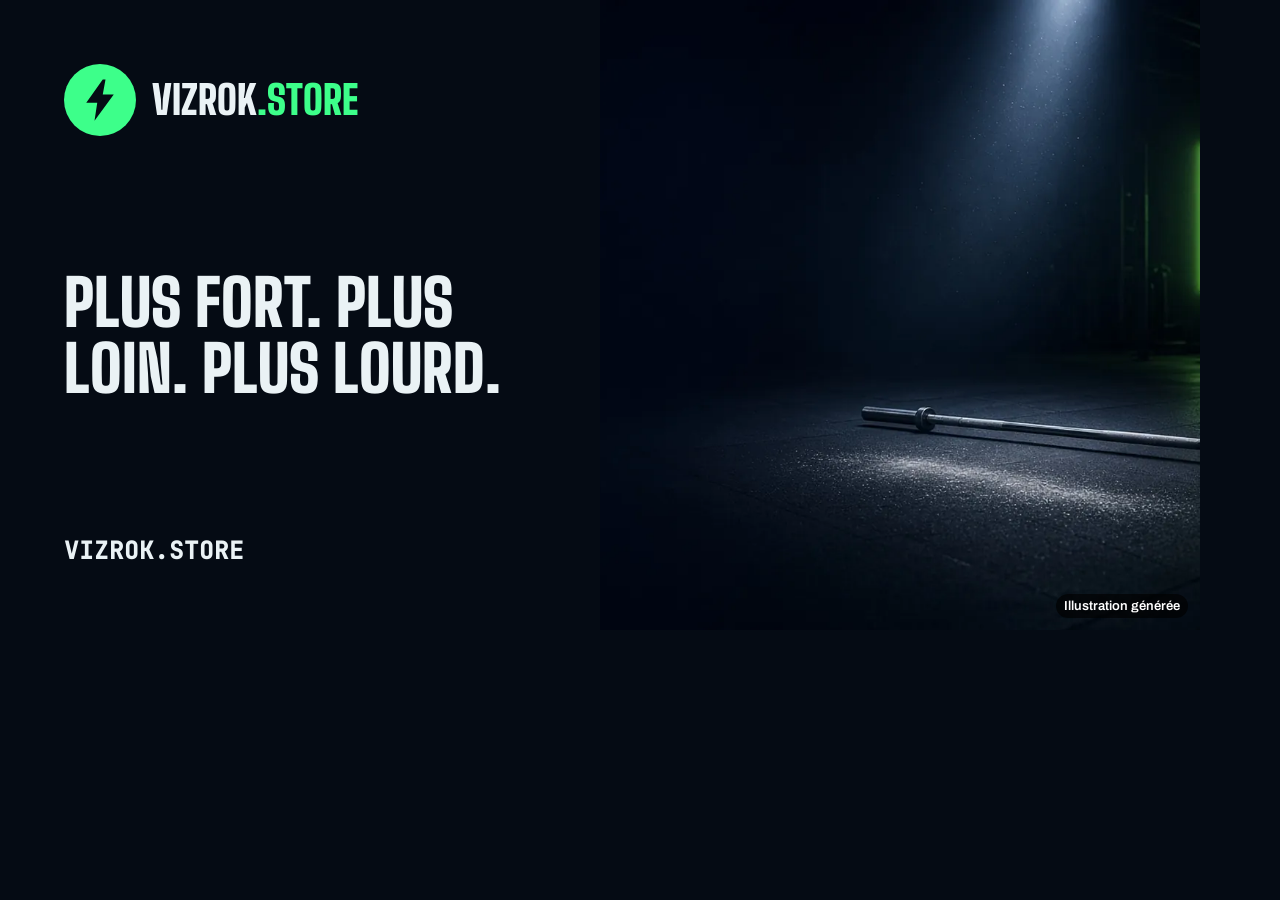
<file: _partage/accueil-fr.html>
<!doctype html>
<html lang="fr"><head><meta charset="utf-8">
<link rel="stylesheet" href="/assets/css/socle.css"><link rel="stylesheet" href="/assets/css/site.css">
<style>:root{--fond:#050B14;--texte:#EAF2F5}
html,body{margin:0;width:1200px;height:630px;overflow:hidden;background:var(--fond);color:var(--texte)}
.carte{display:grid;grid-template-columns:1fr 1fr;width:1200px;height:630px}
.carte-texte{display:flex;flex-direction:column;justify-content:space-between;padding:64px}
.carte-marque{display:flex;align-items:center;gap:16px;margin:0}.carte-mot{font-family:var(--police-titres);font-weight:900;text-transform:uppercase;font-size:40px}.carte-titre{text-transform:uppercase;font-weight:900}.carte-image{position:relative}.carte-image::after{content:'Illustration générée';position:absolute;right:12px;bottom:12px;padding:3px 8px;border-radius:999px;background:rgba(0,0,0,.66);color:#fff;font:600 13px/1.4 var(--police-texte)}
.carte-titre{font-family:var(--police-titres);font-size:64px;line-height:1.02;margin:0;text-wrap:balance}
.carte-nom{font-size:24px;font-weight:600;margin:0}
.carte-image{background:center/cover no-repeat}</style>
</head><body>
<div class="carte">
  <div class="carte-texte">
    <p class="carte-marque"><span class="marque" style="width:72px;height:72px"><svg viewBox="0 0 24 32" width="34" height="44"><path d="M14 1 2 18h8l-2 13L22 12h-8l2-11z" fill="currentColor"/></svg></span><span class="carte-mot">Vizrok<span style="color:#3DFF8A">.store</span></span></p>
    <p class="carte-titre">Plus fort. Plus loin. Plus lourd.</p>
    <p class="carte-nom">Vizrok.store</p>
  </div>
  <div class="carte-image" style="background-image:url('/assets/images/grok/accueil-ouverture-1280.webp')"></div>
</div>
</body></html>
</file>
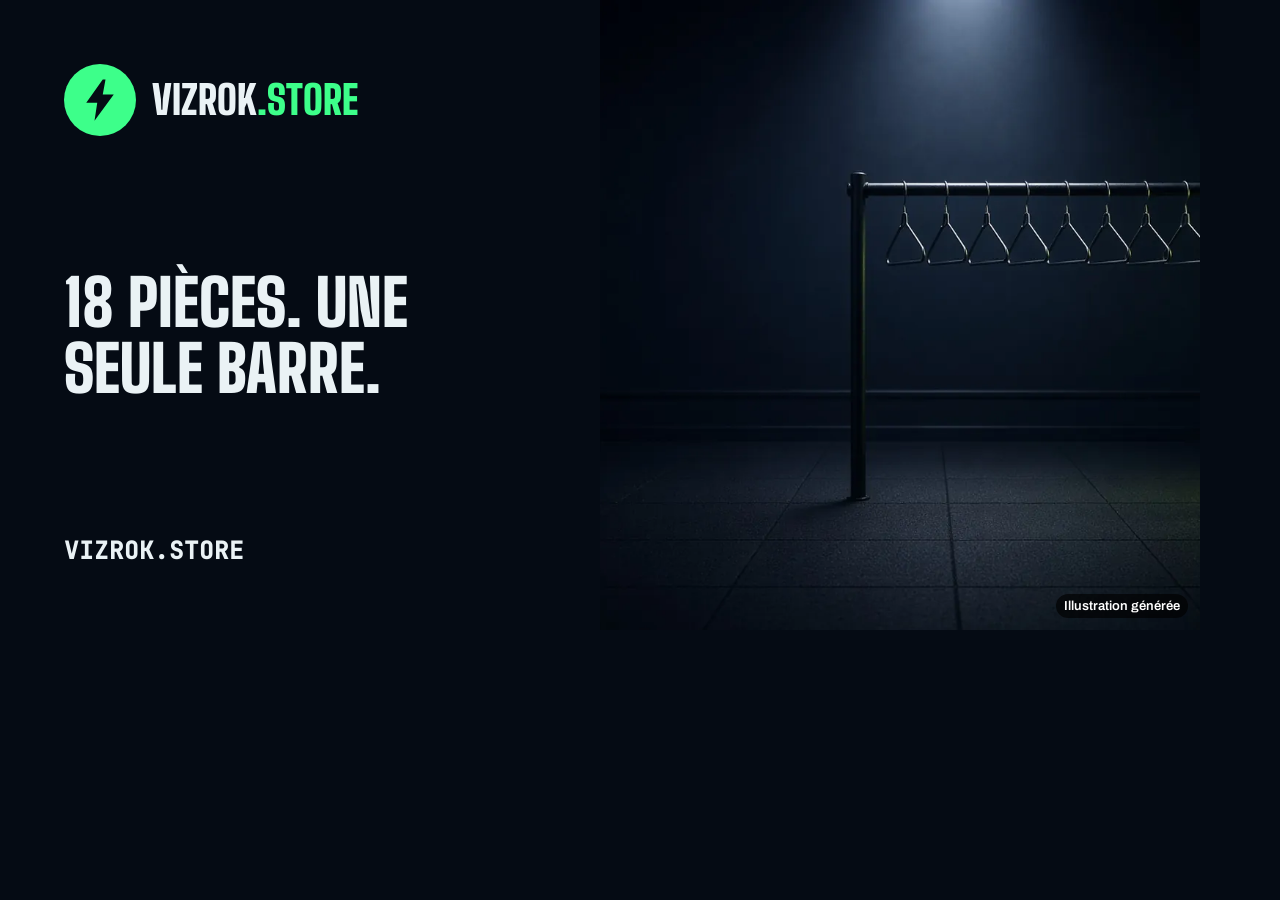
<file: _partage/boutique-fr.html>
<!doctype html>
<html lang="fr"><head><meta charset="utf-8">
<link rel="stylesheet" href="/assets/css/socle.css"><link rel="stylesheet" href="/assets/css/site.css">
<style>:root{--fond:#050B14;--texte:#EAF2F5}
html,body{margin:0;width:1200px;height:630px;overflow:hidden;background:var(--fond);color:var(--texte)}
.carte{display:grid;grid-template-columns:1fr 1fr;width:1200px;height:630px}
.carte-texte{display:flex;flex-direction:column;justify-content:space-between;padding:64px}
.carte-marque{display:flex;align-items:center;gap:16px;margin:0}.carte-mot{font-family:var(--police-titres);font-weight:900;text-transform:uppercase;font-size:40px}.carte-titre{text-transform:uppercase;font-weight:900}.carte-image{position:relative}.carte-image::after{content:'Illustration générée';position:absolute;right:12px;bottom:12px;padding:3px 8px;border-radius:999px;background:rgba(0,0,0,.66);color:#fff;font:600 13px/1.4 var(--police-texte)}
.carte-titre{font-family:var(--police-titres);font-size:64px;line-height:1.02;margin:0;text-wrap:balance}
.carte-nom{font-size:24px;font-weight:600;margin:0}
.carte-image{background:center/cover no-repeat}</style>
</head><body>
<div class="carte">
  <div class="carte-texte">
    <p class="carte-marque"><span class="marque" style="width:72px;height:72px"><svg viewBox="0 0 24 32" width="34" height="44"><path d="M14 1 2 18h8l-2 13L22 12h-8l2-11z" fill="currentColor"/></svg></span><span class="carte-mot">Vizrok<span style="color:#3DFF8A">.store</span></span></p>
    <p class="carte-titre">18 pièces. Une seule barre.</p>
    <p class="carte-nom">Vizrok.store</p>
  </div>
  <div class="carte-image" style="background-image:url('/assets/images/grok/boutique-rayon-1280.webp')"></div>
</div>
</body></html>
</file>
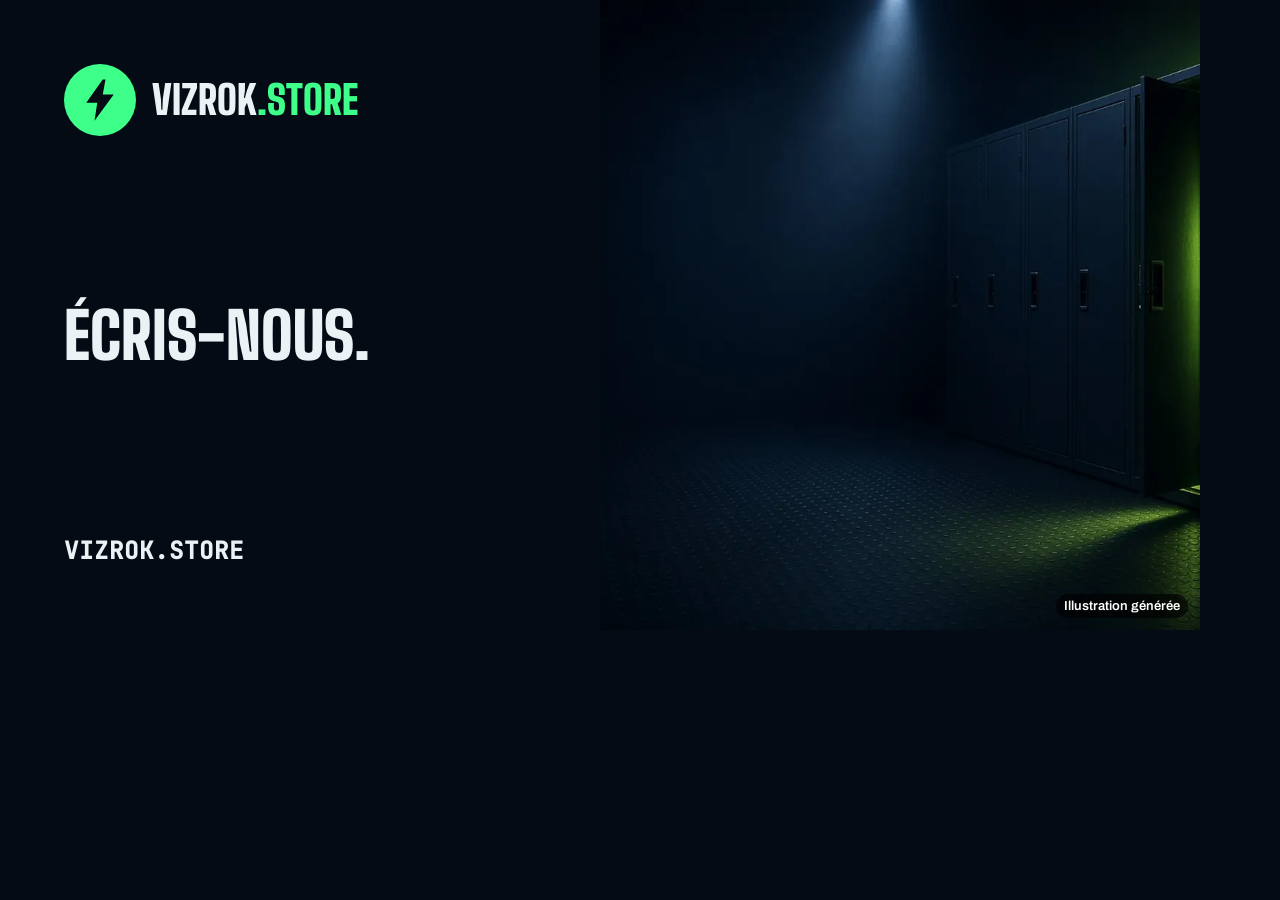
<file: _partage/contact-fr.html>
<!doctype html>
<html lang="fr"><head><meta charset="utf-8">
<link rel="stylesheet" href="/assets/css/socle.css"><link rel="stylesheet" href="/assets/css/site.css">
<style>:root{--fond:#050B14;--texte:#EAF2F5}
html,body{margin:0;width:1200px;height:630px;overflow:hidden;background:var(--fond);color:var(--texte)}
.carte{display:grid;grid-template-columns:1fr 1fr;width:1200px;height:630px}
.carte-texte{display:flex;flex-direction:column;justify-content:space-between;padding:64px}
.carte-marque{display:flex;align-items:center;gap:16px;margin:0}.carte-mot{font-family:var(--police-titres);font-weight:900;text-transform:uppercase;font-size:40px}.carte-titre{text-transform:uppercase;font-weight:900}.carte-image{position:relative}.carte-image::after{content:'Illustration générée';position:absolute;right:12px;bottom:12px;padding:3px 8px;border-radius:999px;background:rgba(0,0,0,.66);color:#fff;font:600 13px/1.4 var(--police-texte)}
.carte-titre{font-family:var(--police-titres);font-size:64px;line-height:1.02;margin:0;text-wrap:balance}
.carte-nom{font-size:24px;font-weight:600;margin:0}
.carte-image{background:center/cover no-repeat}</style>
</head><body>
<div class="carte">
  <div class="carte-texte">
    <p class="carte-marque"><span class="marque" style="width:72px;height:72px"><svg viewBox="0 0 24 32" width="34" height="44"><path d="M14 1 2 18h8l-2 13L22 12h-8l2-11z" fill="currentColor"/></svg></span><span class="carte-mot">Vizrok<span style="color:#3DFF8A">.store</span></span></p>
    <p class="carte-titre">Écris-nous.</p>
    <p class="carte-nom">Vizrok.store</p>
  </div>
  <div class="carte-image" style="background-image:url('/assets/images/grok/contact-ouverture-1280.webp')"></div>
</div>
</body></html>
</file>
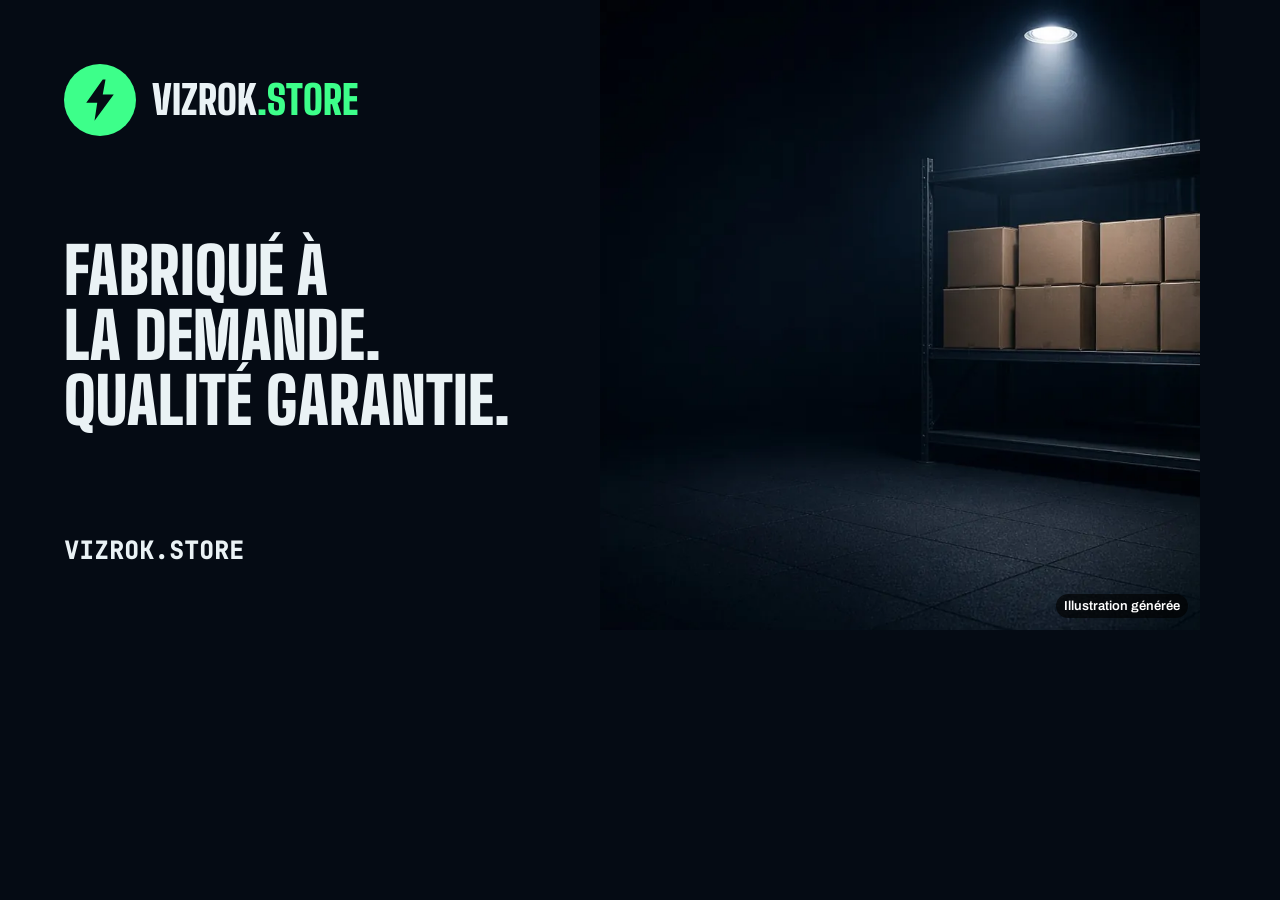
<file: _partage/livraison-fr.html>
<!doctype html>
<html lang="fr"><head><meta charset="utf-8">
<link rel="stylesheet" href="/assets/css/socle.css"><link rel="stylesheet" href="/assets/css/site.css">
<style>:root{--fond:#050B14;--texte:#EAF2F5}
html,body{margin:0;width:1200px;height:630px;overflow:hidden;background:var(--fond);color:var(--texte)}
.carte{display:grid;grid-template-columns:1fr 1fr;width:1200px;height:630px}
.carte-texte{display:flex;flex-direction:column;justify-content:space-between;padding:64px}
.carte-marque{display:flex;align-items:center;gap:16px;margin:0}.carte-mot{font-family:var(--police-titres);font-weight:900;text-transform:uppercase;font-size:40px}.carte-titre{text-transform:uppercase;font-weight:900}.carte-image{position:relative}.carte-image::after{content:'Illustration générée';position:absolute;right:12px;bottom:12px;padding:3px 8px;border-radius:999px;background:rgba(0,0,0,.66);color:#fff;font:600 13px/1.4 var(--police-texte)}
.carte-titre{font-family:var(--police-titres);font-size:64px;line-height:1.02;margin:0;text-wrap:balance}
.carte-nom{font-size:24px;font-weight:600;margin:0}
.carte-image{background:center/cover no-repeat}</style>
</head><body>
<div class="carte">
  <div class="carte-texte">
    <p class="carte-marque"><span class="marque" style="width:72px;height:72px"><svg viewBox="0 0 24 32" width="34" height="44"><path d="M14 1 2 18h8l-2 13L22 12h-8l2-11z" fill="currentColor"/></svg></span><span class="carte-mot">Vizrok<span style="color:#3DFF8A">.store</span></span></p>
    <p class="carte-titre">Fabriqué à la demande. Qualité garantie.</p>
    <p class="carte-nom">Vizrok.store</p>
  </div>
  <div class="carte-image" style="background-image:url('/assets/images/grok/livraison-ouverture-1280.webp')"></div>
</div>
</body></html>
</file>
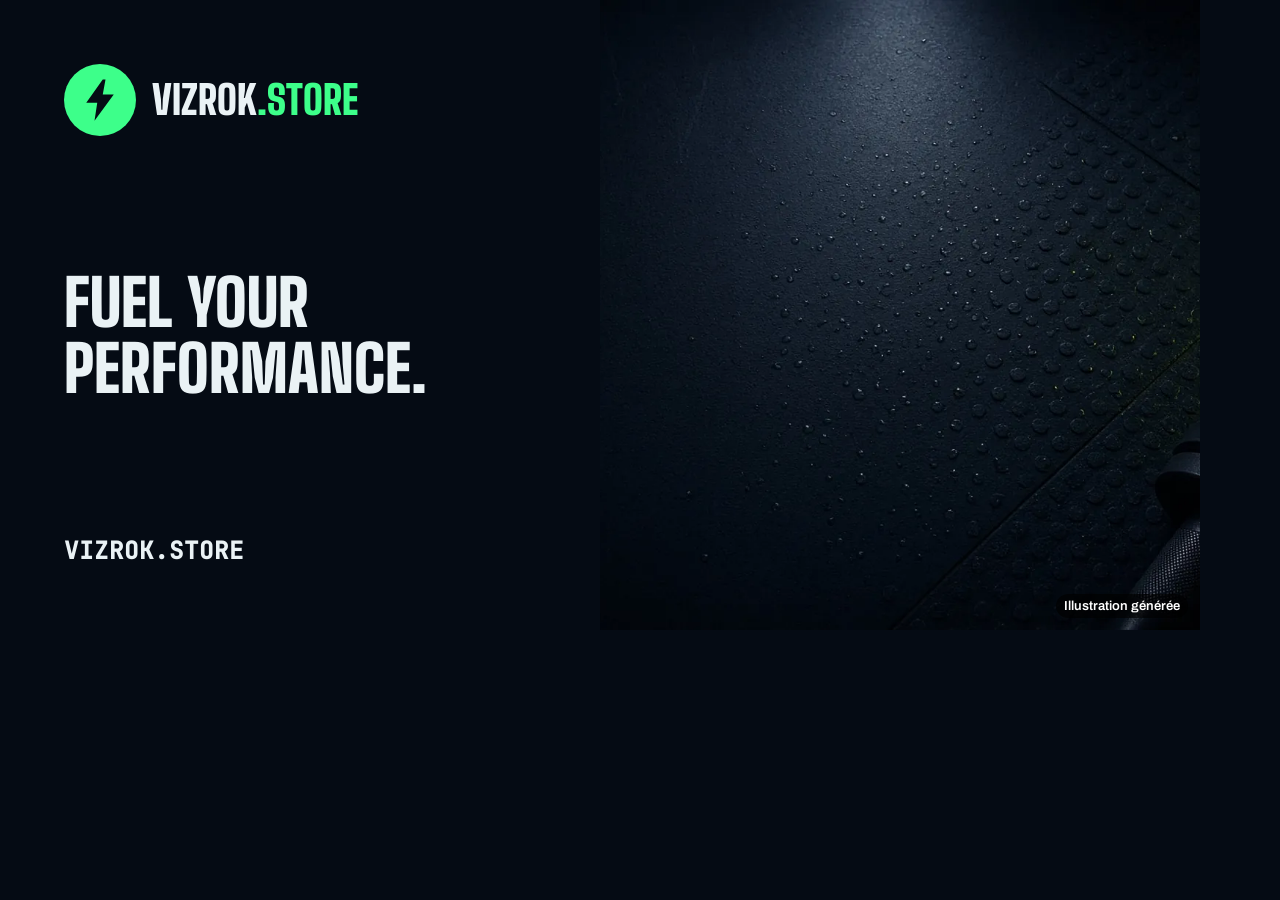
<file: _partage/nutrition-fr.html>
<!doctype html>
<html lang="fr"><head><meta charset="utf-8">
<link rel="stylesheet" href="/assets/css/socle.css"><link rel="stylesheet" href="/assets/css/site.css">
<style>:root{--fond:#050B14;--texte:#EAF2F5}
html,body{margin:0;width:1200px;height:630px;overflow:hidden;background:var(--fond);color:var(--texte)}
.carte{display:grid;grid-template-columns:1fr 1fr;width:1200px;height:630px}
.carte-texte{display:flex;flex-direction:column;justify-content:space-between;padding:64px}
.carte-marque{display:flex;align-items:center;gap:16px;margin:0}.carte-mot{font-family:var(--police-titres);font-weight:900;text-transform:uppercase;font-size:40px}.carte-titre{text-transform:uppercase;font-weight:900}.carte-image{position:relative}.carte-image::after{content:'Illustration générée';position:absolute;right:12px;bottom:12px;padding:3px 8px;border-radius:999px;background:rgba(0,0,0,.66);color:#fff;font:600 13px/1.4 var(--police-texte)}
.carte-titre{font-family:var(--police-titres);font-size:64px;line-height:1.02;margin:0;text-wrap:balance}
.carte-nom{font-size:24px;font-weight:600;margin:0}
.carte-image{background:center/cover no-repeat}</style>
</head><body>
<div class="carte">
  <div class="carte-texte">
    <p class="carte-marque"><span class="marque" style="width:72px;height:72px"><svg viewBox="0 0 24 32" width="34" height="44"><path d="M14 1 2 18h8l-2 13L22 12h-8l2-11z" fill="currentColor"/></svg></span><span class="carte-mot">Vizrok<span style="color:#3DFF8A">.store</span></span></p>
    <p class="carte-titre">Fuel your performance.</p>
    <p class="carte-nom">Vizrok.store</p>
  </div>
  <div class="carte-image" style="background-image:url('/assets/images/grok/nutrition-bandeau-1280.webp')"></div>
</div>
</body></html>
</file>
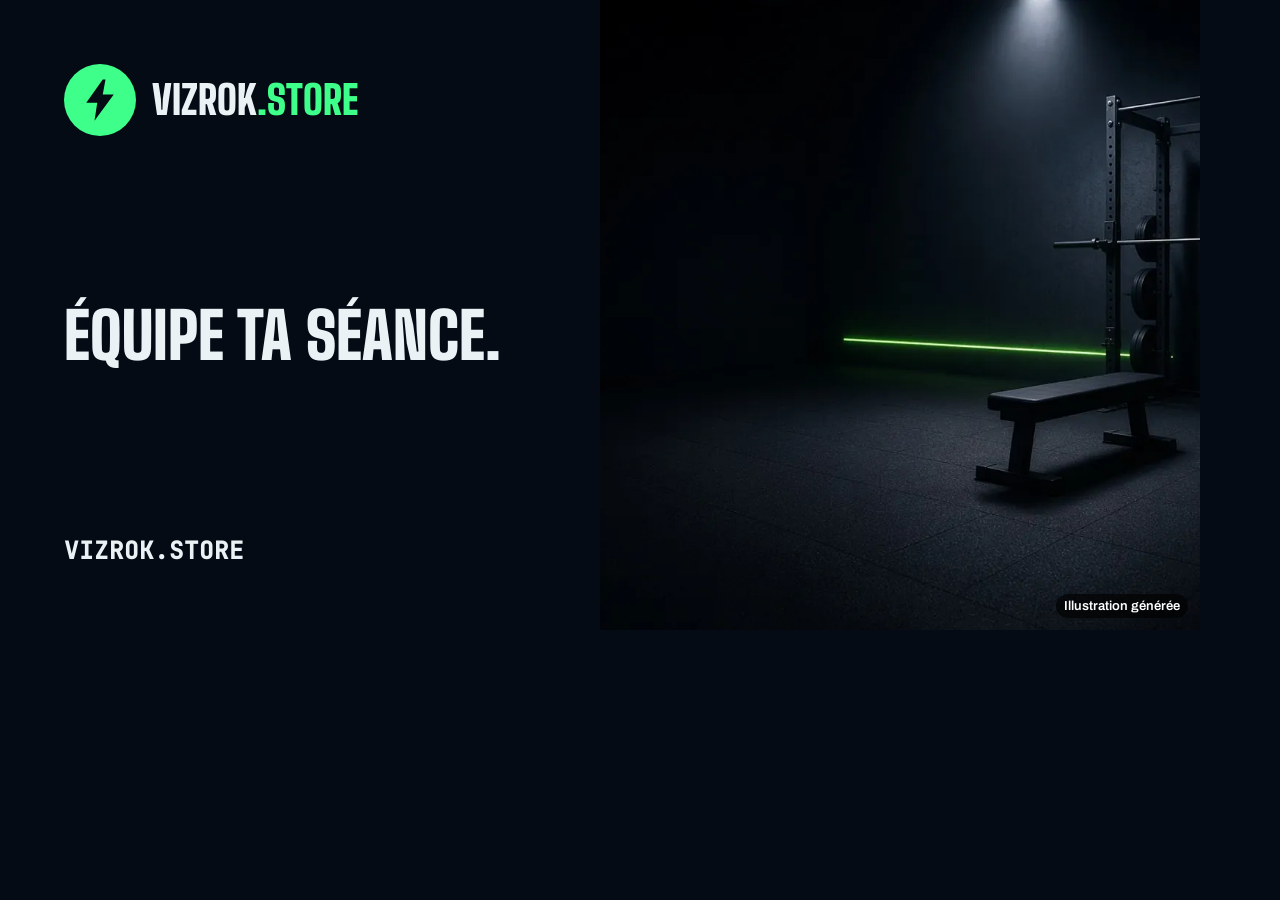
<file: _partage/seance-fr.html>
<!doctype html>
<html lang="fr"><head><meta charset="utf-8">
<link rel="stylesheet" href="/assets/css/socle.css"><link rel="stylesheet" href="/assets/css/site.css">
<style>:root{--fond:#050B14;--texte:#EAF2F5}
html,body{margin:0;width:1200px;height:630px;overflow:hidden;background:var(--fond);color:var(--texte)}
.carte{display:grid;grid-template-columns:1fr 1fr;width:1200px;height:630px}
.carte-texte{display:flex;flex-direction:column;justify-content:space-between;padding:64px}
.carte-marque{display:flex;align-items:center;gap:16px;margin:0}.carte-mot{font-family:var(--police-titres);font-weight:900;text-transform:uppercase;font-size:40px}.carte-titre{text-transform:uppercase;font-weight:900}.carte-image{position:relative}.carte-image::after{content:'Illustration générée';position:absolute;right:12px;bottom:12px;padding:3px 8px;border-radius:999px;background:rgba(0,0,0,.66);color:#fff;font:600 13px/1.4 var(--police-texte)}
.carte-titre{font-family:var(--police-titres);font-size:64px;line-height:1.02;margin:0;text-wrap:balance}
.carte-nom{font-size:24px;font-weight:600;margin:0}
.carte-image{background:center/cover no-repeat}</style>
</head><body>
<div class="carte">
  <div class="carte-texte">
    <p class="carte-marque"><span class="marque" style="width:72px;height:72px"><svg viewBox="0 0 24 32" width="34" height="44"><path d="M14 1 2 18h8l-2 13L22 12h-8l2-11z" fill="currentColor"/></svg></span><span class="carte-mot">Vizrok<span style="color:#3DFF8A">.store</span></span></p>
    <p class="carte-titre">Équipe ta séance.</p>
    <p class="carte-nom">Vizrok.store</p>
  </div>
  <div class="carte-image" style="background-image:url('/assets/images/grok/seance-ouverture-1280.webp')"></div>
</div>
</body></html>
</file>
<file: assets/css/socle.css>
/* Socle : règles communes à toutes les maquettes. Le style du projet va dans site.css.
   Les couleurs et polices du projet se règlent par les variables ci-dessous (redéfinies dans site.css). */
:root {
  --police-titres: Georgia, 'Times New Roman', serif;
  --police-texte: system-ui, -apple-system, 'Segoe UI', Roboto, sans-serif;
  --accent: #b3361f;
  --texte-doux: color-mix(in srgb, var(--texte) 78%, var(--fond));
  --ligne: color-mix(in srgb, var(--texte) 18%, var(--fond));
  --gouttiere: clamp(16px, 4vw, 48px);
  --largeur: 1240px;
  --rayon: 6px;
  --duree: .7s;
  --courbe: cubic-bezier(.22, 1, .36, 1);
}

*, *::before, *::after { box-sizing: border-box; }
html { -webkit-text-size-adjust: 100%; text-size-adjust: 100%; }
body {
  font-family: var(--police-texte); font-size: clamp(1rem, .96rem + .2vw, 1.125rem); line-height: 1.6;
  padding-bottom: var(--barres-h); overflow-x: clip;
}
img, picture, video, canvas, svg { display: block; max-width: 100%; }
img, video { height: auto; }
h1, h2, h3, h4 { font-family: var(--police-titres); line-height: 1.08; margin: 0 0 .5em; text-wrap: balance; font-weight: 600; }
p, li, dd, figcaption { text-wrap: pretty; }
p { margin: 0 0 1em; }
a { color: inherit; }
a[href^="mailto:"] { overflow-wrap: anywhere; }
button, input, select, textarea { font: inherit; color: inherit; }
button { cursor: pointer; }
:where(a, button, input, select, textarea, summary, [tabindex]) { -webkit-tap-highlight-color: transparent; }
:focus { outline: none; }
:focus-visible { outline: 3px solid var(--accent); outline-offset: 3px; border-radius: 2px; }
[id] { scroll-margin-top: calc(var(--entete-h) + 12px); scroll-margin-bottom: calc(var(--barres-h) + 12px); }
[hidden] { display: none !important; }

.visuellement-cache {
  position: absolute !important; width: 1px; height: 1px; padding: 0; margin: -1px;
  overflow: hidden; clip: rect(0 0 0 0); white-space: nowrap; border: 0;
}
.evitement {
  position: fixed; left: 12px; top: 12px; z-index: 1000; padding: 12px 16px; background: var(--texte); color: var(--fond);
  transform: translateY(-160%); text-decoration: none;
}
.evitement:focus-visible { transform: none; }
.conteneur { width: min(100% - 2 * var(--gouttiere), var(--largeur)); margin-inline: auto; }
.chiffres { font-variant-numeric: tabular-nums; }

/* Boutons : zones tactiles d'au moins 44 px. */
.bouton {
  display: inline-flex; align-items: center; justify-content: center; gap: .5em;
  min-height: 48px; min-width: 44px; padding: .7em 1.4em; border-radius: 999px;
  background: var(--accent); color: var(--fond); text-decoration: none; font-weight: 600; border: 0;
  line-height: 1.2; text-align: center;
}
.bouton--contour { background: transparent; color: inherit; box-shadow: inset 0 0 0 2px currentColor; }
.bouton[disabled] { opacity: .55; cursor: not-allowed; }

/* Apparitions : cachées par le style critique jusqu'à .vu, jamais recachées. */
html.js:not(.calme):not(.secours):not([data-arrivee="retour"]) [data-anime]:not([data-anime="gsap"]) {
  transform: translate3d(0, 1.2rem, 0);
  transition: opacity var(--duree) var(--courbe) var(--delai, 0s), transform var(--duree) var(--courbe) var(--delai, 0s);
}
html.js:not(.calme):not(.secours):not([data-arrivee="retour"]) [data-anime]:not([data-anime="gsap"]).vu { transform: none; }

/* Bibliothèque d'effets (effets.js). Apparitions : le bloc lui-même ne glisse pas, ce sont ses parties qui arrivent.
   Mêmes conditions que les apparitions : en mode calme, en secours, au retour et sans JavaScript, état final direct.
   Les transitions ne valent que pendant l'arrivée (.fx-fini ensuite) : celles du projet reprennent la main. */
html.js:not(.calme):not(.secours):not([data-arrivee="retour"]) :is([data-anime="lignes"], [data-anime="mots"], [data-anime="cascade"]):not([data-anime="gsap"]) {
  transform: none; transition: opacity .25s linear var(--delai, 0s);
}
/* Masques des lignes : découpe par clip-path, débordante en haut et sur les côtés (accents), un peu en bas (jambages),
   au lieu d'un overflow et de marges : la mise en page ne change pas d'un pixel pendant la découpe. La ligne part
   d'assez bas (135 %) pour rester invisible malgré le débord du bas. */
.fx-ligne-mask { overflow: visible !important; clip-path: inset(-.4em -.6em -.2em -.6em); }
html.js:not(.calme):not(.secours):not([data-arrivee="retour"]) [data-anime="lignes"] .fx-ligne {
  transform: translate3d(0, 135%, 0); transition: transform 1s var(--courbe) calc(var(--delai, 0s) + var(--i, 0) * 90ms);
}
html.js:not(.calme):not(.secours):not([data-arrivee="retour"]) [data-anime="lignes"].vu .fx-ligne { transform: none; }
html.js:not(.calme):not(.secours):not([data-arrivee="retour"]) [data-anime="mots"] .fx-mot {
  opacity: 0; transform: translate3d(0, .5em, 0);
  transition: opacity .6s var(--courbe) calc(var(--delai, 0s) + var(--i, 0) * 35ms), transform .7s var(--courbe) calc(var(--delai, 0s) + var(--i, 0) * 35ms);
}
html.js:not(.calme):not(.secours):not([data-arrivee="retour"]) [data-anime="mots"].vu .fx-mot { opacity: 1; transform: none; }
html.js:not(.calme):not(.secours):not([data-arrivee="retour"]) [data-anime="cascade"] > * { opacity: 0; transform: translate3d(0, 1.8rem, 0); }
html.js:not(.calme):not(.secours):not([data-arrivee="retour"]) [data-anime="cascade"]:not(.fx-fini) > * {
  transition: opacity .7s var(--courbe) calc(var(--delai, 0s) + var(--i, 0) * 80ms), transform .9s var(--courbe) calc(var(--delai, 0s) + var(--i, 0) * 80ms);
}
html.js:not(.calme):not(.secours):not([data-arrivee="retour"]) [data-anime="cascade"].vu > * { opacity: 1; transform: none; }
/* Rideau : règle aussi précise que celle des apparitions (sinon sa transition de découpe serait écrasée). */
html.js:not(.calme):not(.secours):not([data-arrivee="retour"]) [data-anime="rideau"]:not([data-anime="gsap"]) {
  transform: none; clip-path: inset(0 0 100% 0);
}
html.js:not(.calme):not(.secours):not([data-arrivee="retour"]) [data-anime="rideau"]:not([data-anime="gsap"]):not(.fx-fini) {
  transition: opacity .25s linear var(--delai, 0s), clip-path 1.2s cubic-bezier(.77, 0, .18, 1) var(--delai, 0s);
}
html.js:not(.calme):not(.secours):not([data-arrivee="retour"]) [data-anime="rideau"]:not([data-anime="gsap"]).vu { clip-path: inset(0 0 0 0); }
html.js:not(.calme):not(.secours):not([data-arrivee="retour"]) [data-anime="rideau"]:not([data-fx]) > :is(picture, video) { transform: scale(1.14); }
html.js:not(.calme):not(.secours):not([data-arrivee="retour"]) [data-anime="rideau"]:not([data-fx]):not(.fx-fini) > :is(picture, video) { transition: transform 1.6s var(--courbe) var(--delai, 0s); }
html.js:not(.calme):not(.secours):not([data-arrivee="retour"]) [data-anime="rideau"].vu:not([data-fx]) > :is(picture, video) { transform: none; }
/* Effets liés au défilement : l'image déplacée par GSAP n'a aucune transition CSS (une seule source par propriété). */
[data-fx="parallaxe"] > :is(picture, video, img), [data-fx="zoom"] > :is(picture, video, img) { transition: none; }
/* WebGL « onde » : le canvas, calé sur l'image, n'est visible que pendant le mouvement ; au repos, l'image d'origine, nette. */
[data-fx="onde"] { position: relative; }
.fx-onde { position: absolute; left: 0; top: 0; width: 100%; height: 100%; pointer-events: none; opacity: 0; transition: opacity .3s linear; }
.fx-onde--actif { opacity: 1; transition-duration: .12s; }
/* Effets au survol : au premier survol, GSAP prend la main sur la transformation (classe fx-survol) :
   plus aucune transition CSS sur transform pour cet élément. */
.fx-survol { transition-property: opacity, color, background-color, border-color, box-shadow !important; }

/* Mode calme : tout est coupé, le contenu reste complet. */
html.calme *, html.calme *::before, html.calme *::after {
  animation-duration: 0s !important; animation-iteration-count: 1 !important; transition: none !important; scroll-behavior: auto !important;
}
html.calme [data-boucle-css] * , html.calme [data-boucle-css] { animation: none !important; }
[data-boucle-css].hors-ecran, [data-boucle-css].hors-ecran *, [data-boucle-css].en-pause, [data-boucle-css].en-pause * { animation-play-state: paused !important; }

/* En-tête : opaque, jamais coupé, se cache en descendant. */
[data-entete] {
  position: fixed; inset: 0 0 auto; z-index: 800; background: var(--fond);
  border-bottom: 1px solid var(--ligne); transition: transform .35s var(--courbe);
}
html.entete-cache [data-entete], html.scene-sans-entete:not(.menu-ouvert) [data-entete] { transform: translateY(-100%); }
.entete-rangee {
  display: flex; align-items: center; gap: clamp(8px, 2vw, 28px);
  min-height: 64px; padding: 8px var(--gouttiere); max-width: calc(var(--largeur) + 2 * var(--gouttiere)); margin-inline: auto;
}
.entete-logo { display: inline-flex; align-items: center; gap: .6em; min-height: 44px; text-decoration: none; font-weight: 700; flex: none; }
.entete-logo img { width: 36px; height: 36px; }
[data-nav] { flex: 1 1 auto; min-width: 0; display: flex; justify-content: flex-end; }
[data-nav] ul { display: flex; gap: clamp(12px, 2vw, 28px); list-style: none; margin: 0; padding: 0; min-width: 0; overflow: hidden; white-space: nowrap; }
[data-nav] a { display: inline-flex; align-items: center; min-height: 44px; text-decoration: none; }
[data-nav] a[aria-current] { text-decoration: underline; text-underline-offset: .35em; text-decoration-thickness: 2px; }
.entete-actions { display: flex; align-items: center; gap: 8px; flex: none; }
.entete-actions .bouton { min-height: 44px; padding-inline: 1.1em; }
.entete-langue { display: inline-flex; align-items: center; justify-content: center; min-width: 44px; min-height: 44px; text-decoration: none; font-weight: 600; text-transform: uppercase; }
[data-menu-bouton] { display: none; min-height: 44px; min-width: 44px; padding: 0 14px; border: 0; border-radius: 999px; background: var(--texte); color: var(--fond); font-weight: 600; }
html:not(.js) [data-nav] ul { flex-wrap: wrap; white-space: normal; }
html.nav-compacte [data-nav] { display: none; }
html.nav-compacte [data-menu-bouton] { display: inline-flex; align-items: center; }
html.nav-compacte .entete-actions { margin-left: auto; }
@media (max-width: 520px) { .entete-actions .bouton { display: none; } }

/* Menu : plein écran, liens qui arrivent l'un après l'autre. */
[data-menu] {
  position: fixed; inset: 0; z-index: 790; background: var(--menu-fond, var(--fond)); overflow-y: auto; overscroll-behavior: contain;
  padding: calc(var(--entete-h) + 24px) var(--gouttiere) calc(32px + var(--barres-h));
  visibility: hidden; opacity: 0; transition: opacity .3s var(--courbe), visibility 0s .3s;
}
html.menu-ouvert [data-menu] { visibility: visible; opacity: 1; transition: opacity .3s var(--courbe); }
html.menu-ouvert [data-entete] { transform: none; }
[data-menu] ul { list-style: none; margin: 0 0 32px; padding: 0; }
[data-menu] li { opacity: 0; transform: translateY(12px); transition: opacity .4s var(--courbe), transform .4s var(--courbe); transition-delay: calc(var(--i, 0) * 50ms + 80ms); }
html.menu-ouvert [data-menu] li { opacity: 1; transform: none; }
[data-menu] .menu-lien { display: flex; align-items: center; min-height: 52px; font-family: var(--police-titres); font-size: clamp(1.6rem, 7vw, 2.6rem); text-decoration: none; }
[data-menu] .menu-lien[aria-current] { color: var(--accent); }

/* Voile de transition (état de départ dans le style critique). */
[data-voile] { display: grid; place-items: center; color: var(--fond); }
.voile-contenu { display: grid; justify-items: center; gap: 12px; text-align: center; padding: var(--gouttiere); }
.voile-contenu img { width: 56px; height: 56px; }
[data-voile-libelle] { font-family: var(--police-titres); font-size: clamp(1.6rem, 5vw, 3rem); }

/* Barre fixe du téléphone : action principale et contact rapide. */
[data-barre-fixe] {
  position: fixed; inset: auto 0 0; z-index: 780; display: none; gap: 8px;
  padding: 8px var(--gouttiere) calc(8px + env(safe-area-inset-bottom)); background: var(--fond); border-top: 1px solid var(--ligne);
  transition: transform .3s var(--courbe);
}
[data-barre-fixe] .bouton { flex: 1; min-height: 48px; }
[data-barre-fixe].barre-masquee { transform: translateY(110%); }
@media (max-width: 760px) { [data-barre-fixe] { display: flex; } }

/* Écrans plein cadre et sections épinglées : tout tient dans la partie visible. */
.ecran {
  min-height: 100vh; min-height: 100svh; display: flex; flex-direction: column;
  padding-top: calc(var(--entete-h) + 16px); padding-bottom: calc(var(--barres-h) + 16px);
}
.ecran.epingle { height: 100vh; height: 100svh; min-height: 0; }
.ecran .piste { flex: 1 1 auto; min-height: 0; max-height: 820px; }

/* Médias : cadrage réglé par --cadrage (object-position), mention des illustrations générées. */
.media { position: relative; margin: 0; overflow: hidden; border-radius: var(--rayon); background: color-mix(in srgb, var(--texte) 8%, var(--fond)); } /* jamais de case vide pendant le chargement */
.media picture { display: block; width: 100%; height: 100%; }
.media img, .media video { width: 100%; height: 100%; object-fit: cover; object-position: var(--cadrage, 50% 50%); }
@media (max-width: 760px) { .media img, .media video { object-position: var(--cadrage-mobile, var(--cadrage, 50% 50%)); } }
.mention-ia {
  position: absolute; right: 8px; bottom: 8px; z-index: 2; padding: 3px 8px; border-radius: 999px;
  background: rgba(0, 0, 0, .66); color: #fff; font: 600 12px/1.4 var(--police-texte); letter-spacing: .01em; pointer-events: none;
}

/* Formulaires. */
.champ { display: grid; gap: 6px; margin-bottom: 18px; }
.champ label { font-weight: 600; }
.champ input, .champ select, .champ textarea {
  min-height: 48px; padding: 10px 12px; border: 1px solid color-mix(in srgb, var(--texte) 45%, var(--fond)); border-radius: var(--rayon); background: var(--fond);
}
.champ [aria-invalid="true"] { border-color: #b00020; }
.champ-erreur { margin: 0; color: #b00020; font-size: .95rem; }
.mention-donnees { font-size: .9rem; color: var(--texte-doux); }
[data-message-envoi] { padding: 12px 16px; border-radius: var(--rayon); background: color-mix(in srgb, var(--accent) 12%, var(--fond)); }

/* Barre de lecture des pages longues. */
[data-barre-lecture] { position: fixed; left: 0; right: 0; top: var(--entete-h); height: 3px; z-index: 805; background: var(--accent); transform: scaleX(0); transform-origin: 0 50%; }
html.entete-cache [data-barre-lecture] { top: 0; }

/* Curseur personnalisé (souris uniquement, activé par data-curseur sur html). */
.curseur {
  position: fixed; left: -8px; top: -8px; z-index: 1001; width: 16px; height: 16px; border-radius: 50%;
  border: 2px solid var(--accent); pointer-events: none; opacity: 0; transition: opacity .2s, width .2s, height .2s, left .2s, top .2s;
}
html.curseur-actif .curseur { opacity: 1; }
.curseur.curseur-lien { width: 40px; height: 40px; left: -20px; top: -20px; }
.curseur.curseur-cache { opacity: 0 !important; }

/* Pied de page. */
.pied { padding: 56px 0 32px; border-top: 1px solid var(--ligne); }
.pied-grille { display: grid; gap: 32px; grid-template-columns: repeat(auto-fit, minmax(200px, 1fr)); }
.pied ul { list-style: none; margin: 0; padding: 0; }
.pied a, .pied button.lien { display: inline-flex; align-items: center; min-height: 44px; }
button.lien { background: none; border: 0; padding: 0; text-decoration: underline; text-underline-offset: .2em; }
.pied-bas { display: flex; flex-wrap: wrap; justify-content: space-between; gap: 12px; margin-top: 32px; font-size: .9rem; color: var(--texte-doux); }
</file>
<file: assets/css/site.css>
/* Vizrok.store — direction « Salle de nuit ». Le socle (socle.css) donne les règles communes. */
@font-face { font-family: 'Titres'; src: url('/assets/fonts/titres-900.woff2') format('woff2'); font-weight: 900; font-display: swap; }
@font-face { font-family: 'Titres'; src: url('/assets/fonts/titres-800.woff2') format('woff2'); font-weight: 800; font-display: swap; }
@font-face { font-family: 'Texte'; src: url('/assets/fonts/texte-400.woff2') format('woff2'); font-weight: 400; font-display: swap; }
@font-face { font-family: 'Texte'; src: url('/assets/fonts/texte-600.woff2') format('woff2'); font-weight: 600; font-display: swap; }
@font-face { font-family: 'Mono'; src: url('/assets/fonts/mono-500.woff2') format('woff2'); font-weight: 500; font-display: swap; }
/* Polices de secours ajustées : le texte ne saute pas à l'arrivée des vraies polices. */
@font-face { font-family: 'Titres secours'; src: local('Arial Narrow'), local('Roboto Condensed'), local('Arial'); size-adjust: 84%; ascent-override: 100%; }
@font-face { font-family: 'Texte secours'; src: local('Arial'), local('Helvetica'); size-adjust: 103%; }

:root {
  --surface: #0B1626; --surface-2: #11203A; --surface-3: #18294A;
  --vert: #3DFF8A; --jaune: #E6FF3B; --orange: #FF7A1F; --blanc: #F2F4F2;
  --accent: var(--vert);
  --texte-doux: #A9BBC9;
  --ligne: rgba(234, 242, 245, .14);
  --police-titres: 'Titres', 'Titres secours', 'Arial Narrow', sans-serif;
  --police-texte: 'Texte', 'Texte secours', system-ui, sans-serif;
  --police-mono: 'Mono', ui-monospace, Menlo, monospace;
  --rayon: 4px;
  --largeur: 1320px;
  --lueur: 0 0 18px rgba(61, 255, 138, .55), 0 0 2px rgba(61, 255, 138, .9);
}
html { color-scheme: dark; }
body { font-feature-settings: 'ss01'; }
h1, h2, h3 { font-weight: 900; text-transform: uppercase; letter-spacing: .005em; line-height: 1.04; }
h2 { font-size: clamp(2.4rem, min(6vw, 10vh), 5.6rem); }
h3 { font-size: clamp(1.3rem, 1.1rem + .8vw, 1.9rem); font-weight: 800; }
::selection { background: var(--vert); color: var(--fond); }
.surtitre { font-family: var(--police-mono); font-size: max(12px, .8rem); letter-spacing: .16em; text-transform: uppercase; color: var(--vert); margin-bottom: 1rem; }
.bouton { background: var(--vert); color: #050B14; text-transform: uppercase; letter-spacing: .06em; font-size: .92rem; border-radius: 2px; }
.bouton--contour { background: transparent; color: var(--texte); box-shadow: inset 0 0 0 2px currentColor; }
.bouton--petit { min-height: 44px; padding: .5em 1em; font-size: .82rem; }
.lien-fleche { display: inline-flex; align-items: center; gap: .5em; min-height: 44px; color: var(--vert); font-weight: 600; text-decoration: none; text-transform: uppercase; letter-spacing: .06em; font-size: .9rem; }
.lien-fleche::after { content: '→'; transition: transform .3s var(--courbe); }
.lien-fleche:hover::after { transform: translateX(4px); }
[data-prix] { font-family: var(--police-mono); font-variant-numeric: tabular-nums; white-space: nowrap; }
.media { background: var(--surface); }
:focus-visible { outline-color: var(--vert); }

/* ---------- En-tête, menu, pied ---------- */
[data-entete] { background: var(--fond); border-bottom-color: var(--ligne); }
.entete-logo { gap: .45em; }
.marque { display: inline-grid; place-items: center; width: 34px; height: 34px; border-radius: 50%; background: var(--vert); color: #050B14; flex: none; }
.entete-nom { font-family: var(--police-titres); font-weight: 900; font-size: 1.55rem; text-transform: uppercase; letter-spacing: .02em; }
.entete-point { color: var(--vert); }
[data-nav] a { font-weight: 600; text-transform: uppercase; letter-spacing: .06em; font-size: .86rem; }
[data-nav] a[aria-current] { color: var(--vert); }
.bouton-panier { gap: .55em; }
.panier-compte { display: inline-grid; place-items: center; min-width: 1.6em; height: 1.6em; padding: 0 .35em; border-radius: 999px; background: #050B14; color: var(--vert); font-family: var(--police-mono); font-size: .8rem; }
[data-menu-bouton] { background: var(--texte); color: var(--fond); }
@media (max-width: 520px) { .entete-actions .bouton-panier { display: none; } .entete-nom { font-size: 1.35rem; } }
.menu-reseaux { display: grid; gap: 4px; }
.lien-reseau { display: inline-flex; gap: .5em; align-items: center; min-height: 44px; text-decoration: none; font-weight: 600; }
.lien-reseau span { color: var(--vert); font-family: var(--police-mono); }
[data-menu] .menu-lien { font-weight: 900; text-transform: uppercase; }
.pied { background: #03070D; }
.pied-haut { overflow: hidden; }
.pied-signature { margin: 0 0 32px; font-family: var(--police-titres); font-weight: 900; text-transform: uppercase; font-size: clamp(3rem, 12vw, 10rem); line-height: .9; color: transparent; -webkit-text-stroke: 1px rgba(234, 242, 245, .35); white-space: nowrap; }
.pied-nom { display: flex; align-items: center; gap: .5em; }
.pied-legal { font-size: .9rem; color: var(--texte-doux); }
[data-barre-fixe] { background: var(--fond); }
[data-barre-fixe] .bouton-panier--barre { flex: 1; }
.voile-contenu .marque { width: 56px; height: 56px; }
.voile-contenu .marque svg { width: 26px; height: 34px; }
[data-voile-libelle] { font-weight: 900; text-transform: uppercase; color: var(--texte); }
/* Disque de la transition (site.js, voileDisque) : invisible hors animation. */
.voile-disque { position: absolute; left: 50%; top: 50%; width: 200px; height: 200px; margin: -100px 0 0 -100px; visibility: hidden; will-change: transform; pointer-events: none; }
.voile-disque svg { display: block; width: 100%; height: 100%; overflow: visible; }
.vd-fond { fill: var(--voile-fond); }
.vd-bord { fill: none; stroke: var(--vert); stroke-width: 3; }
.vd-rainure { fill: none; stroke: rgba(61,255,138,.35); stroke-width: 1.5; }
.vd-moyeu { fill: #12233A; stroke: rgba(234,242,245,.45); stroke-width: 2; }
.vd-trou { fill: #050B14; stroke: var(--vert); stroke-width: 1.5; }
.vd-texte { font-family: var(--police-mono); font-size: 11px; letter-spacing: 2px; fill: rgba(234,242,245,.8); }
.voile-contenu { position: relative; }
.voile-barre { display: block; width: min(240px, 50vw); height: 6px; border-radius: 3px; background: linear-gradient(90deg, var(--vert), var(--jaune), var(--orange)); }

/* ---------- Intro « la barre se charge » ---------- */
.ouverture-panneau { background: var(--fond); color: var(--texte); gap: clamp(10px, 3vh, 28px); padding: var(--gouttiere); overflow: hidden; }
.intro-logo { display: flex; align-items: center; gap: .4em; margin: 0; font-family: var(--police-titres); font-weight: 900; font-size: clamp(1.6rem, 4vw, 2.6rem); letter-spacing: .08em; }
.intro-neon { color: rgba(234, 242, 245, .22); }
html.intro-neon-on .intro-neon { color: var(--vert); text-shadow: var(--lueur); }
.intro-scene { position: relative; width: min(900px, 92vw); height: clamp(120px, 26vh, 240px); display: grid; place-items: center; }
.intro-barre { position: relative; width: 100%; height: 100%; display: flex; align-items: center; }
.intro-tige { position: absolute; left: 4%; right: 4%; top: 50%; height: clamp(6px, 1.2vh, 10px); transform: translateY(-50%); border-radius: 3px; background: linear-gradient(180deg, #C9D3DA, #6E7C88 60%, #39434D); }
.intro-manchon { position: absolute; top: 50%; width: 3%; height: 22%; transform: translateY(-50%); background: #8C99A4; border-radius: 2px; }
.intro-manchon--g { left: 22%; } .intro-manchon--d { right: 22%; }
.intro-cote { position: absolute; top: 0; bottom: 0; display: flex; align-items: center; gap: 2px; }
.intro-cote--g { right: 78%; flex-direction: row-reverse; } .intro-cote--d { left: 78%; }
.intro-disque { display: block; width: clamp(12px, 2.6vw, 26px); border-radius: 4px; height: calc(100% - var(--i) * 16%); background: var(--c); box-shadow: inset -3px 0 0 rgba(0,0,0,.35), inset 3px 0 0 rgba(255,255,255,.15); }
.d-vert { --c: var(--vert); } .d-jaune { --c: var(--jaune); } .d-orange { --c: var(--orange); } .d-blanc { --c: var(--blanc); } .d-gris { --c: #8C99A4; }
.intro-choc { position: absolute; left: 50%; top: 50%; width: 40px; height: 40px; margin: -20px; border-radius: 50%; border: 2px solid var(--vert); opacity: 0; pointer-events: none; }
.intro-mots { margin: 0; display: flex; flex-wrap: wrap; justify-content: center; gap: 0 .35em; font-family: var(--police-titres); font-weight: 900; text-transform: uppercase; font-size: clamp(2.2rem, min(8vw, 11vh), 7rem); line-height: .95; text-align: center; }
.intro-mots span { display: inline-block; }
.intro-mots span:last-child { color: var(--vert); }
.intro-compteur { position: absolute; right: var(--gouttiere); bottom: calc(var(--gouttiere) + env(safe-area-inset-bottom)); margin: 0; font-family: var(--police-mono); font-size: max(14px, 1rem); letter-spacing: .14em; text-transform: uppercase; color: var(--texte-doux); }
.intro-compteur-valeur { display: inline-block; min-width: 2ch; font-size: 2.4em; vertical-align: -.12em; color: var(--texte); font-variant-numeric: tabular-nums; }
@media (max-width: 760px) {
  .intro-mots { flex-direction: column; align-items: center; }
  .intro-scene { width: 96vw; height: 18vh; }
  .intro-disque { width: 10px; }
}
@media (max-height: 520px) { .intro-scene { height: 22vh; } .intro-mots { font-size: clamp(1.8rem, 9vh, 4rem); flex-direction: row; } }

/* Disque SVG (collections, filtres, 404). */
.disque { width: 100%; height: auto; overflow: visible; }
.disque-bord { fill: var(--c); }
.disque-face { fill: color-mix(in srgb, var(--c) 82%, #000); }
.disque-rainure { fill: none; stroke: rgba(0,0,0,.28); stroke-width: 2; }
.disque-trou { fill: var(--fond); stroke: #8C99A4; stroke-width: 2; }
.disque-texte { font: 900 14px var(--police-titres); fill: #050B14; }

/* ---------- Accueil : héros ---------- */
.hero { position: relative; min-height: 100svh; display: grid; align-items: end; padding: calc(var(--entete-h) + 24px) 0 calc(var(--barres-h) + clamp(32px, 8vh, 80px)); overflow: hidden; isolation: isolate; }
.hero-fond { position: absolute; inset: 0; z-index: -1; }
.hero-media { position: absolute; inset: 0; height: 100%; border-radius: 0; }
.hero-fond::after { content: ''; position: absolute; inset: 0; background: linear-gradient(90deg, rgba(5,11,20,.92) 0%, rgba(5,11,20,.55) 45%, rgba(5,11,20,0) 75%), linear-gradient(0deg, rgba(5,11,20,.9), rgba(5,11,20,0) 40%); pointer-events: none; z-index: 1; }
.hero-fond .mention-ia { z-index: 3; bottom: calc(var(--barres-h) + 10px); }
.hero-texte { position: relative; z-index: 2; }
.hero-titre { font-size: clamp(3.2rem, min(11vw, 17vh), 11rem); margin: 0 0 .25em; }
.ligne-masque { display: block; clip-path: inset(-.35em -.5em -.14em -.5em); }
.hero-ligne { display: block; }
/* Barre de l'ouverture : elle tombe sur le titre (site.js) ; posée dessus sans JavaScript et en mode calme. */
.hero-titre { position: relative; width: fit-content; max-width: 100%; margin-top: 1.04em; }
.hero-barre { position: absolute; left: -1%; right: -1%; bottom: calc(100% - .17em); height: .96em; filter: drop-shadow(0 .08em .1em rgba(0,0,0,.65)); pointer-events: none; z-index: 1; will-change: transform; }
.hb-tige { position: absolute; left: -2.5%; right: -2.5%; top: 50%; height: .075em; min-height: 6px; transform: translateY(-50%); border-radius: 99px; background: linear-gradient(180deg, #DCE3E8, #7D8A96 55%, #3A4652); box-shadow: 0 .02em .05em rgba(0,0,0,.5); }
.hb-cote { position: absolute; top: 0; bottom: 0; display: flex; align-items: center; gap: .016em; }
.hb-cote--g { left: 2%; } .hb-cote--d { right: 2%; flex-direction: row-reverse; }
.hb-disque { width: .15em; height: 100%; border-radius: .022em; background: linear-gradient(90deg, color-mix(in srgb, var(--c) 70%, #000), var(--c) 45%, color-mix(in srgb, var(--c) 75%, #000)); box-shadow: 0 0 .12em color-mix(in srgb, var(--c) 35%, transparent); }
.hb-disque--2 { width: .12em; height: 80%; }
.hb-disque--3 { width: .09em; height: 60%; }
.hb-manchon { width: .06em; height: 22%; border-radius: .012em; background: linear-gradient(180deg, #DCE3E8, #6B7884); }
@media (max-width: 380px), (max-height: 640px) and (max-width: 760px) { .hero-titre { font-size: clamp(2.5rem, 12.5vw, 3.2rem); margin-top: .9em; } .hero-intro { font-size: 1rem; } .hero-sur { margin-bottom: .4em; } }
.hero-magnesie { position: absolute; inset: 0; width: 100%; height: 100%; pointer-events: none; z-index: 3; }

/* Porté : photos portées en grandes images décalées, ouvertes en volets, étiquette au survol (toujours visible au doigt). */
.porte { padding-block: clamp(56px, 10vh, 120px); overflow: hidden; }
.porte-tete { margin-bottom: clamp(28px, 5vh, 56px); }
.porte-tete > * { max-width: 760px; }
.porte-grille { list-style: none; margin: 0 auto; padding: 0 var(--gouttiere); max-width: calc(var(--largeur) + 2 * var(--gouttiere)); display: grid; grid-template-columns: repeat(4, 1fr); gap: clamp(12px, 2vw, 28px); align-items: start; }
.porte-item { position: relative; }
.porte-item--2 { margin-top: clamp(40px, 12vh, 140px); }
.porte-item--3 { margin-top: clamp(12px, 4vh, 40px); }
.porte-item--4 { margin-top: clamp(56px, 17vh, 190px); }
.porte-cadre { position: relative; margin: 0; overflow: hidden; border-radius: 3px; aspect-ratio: 3 / 4; background: #E4E4E4; }
.porte-item--2 .porte-cadre, .porte-item--4 .porte-cadre { aspect-ratio: 2 / 3; }
.porte-media { position: absolute; inset: 0; height: 100%; border-radius: 0; background: #E4E4E4; }
.porte-media img { object-fit: cover; object-position: var(--cadrage, 50% 30%); filter: brightness(.84) contrast(1.05); transition: transform .9s var(--courbe), filter .5s; }
.porte-cadre::after { content: ''; position: absolute; inset: 0; z-index: 1; pointer-events: none; background: linear-gradient(180deg, rgba(5,11,20,.25), rgba(5,11,20,0) 30%, rgba(5,11,20,0) 55%, rgba(5,11,20,.78)), radial-gradient(ellipse at 50% 35%, rgba(5,11,20,0) 55%, rgba(5,11,20,.35)); }
.porte-volets { position: absolute; inset: 0; display: none; z-index: 2; pointer-events: none; }
.porte-volets i { flex: 1; background: var(--fond); transform-origin: 50% 0; margin-right: -1px; }
html.js:not(.calme):not(.secours):not([data-arrivee="retour"]) .porte-item:not(.est-ouvert) .porte-volets { display: flex; }
.porte-etiquette { position: absolute; left: 10px; right: 10px; bottom: 10px; z-index: 3; display: grid; grid-template-columns: 1fr auto; align-items: center; gap: 2px 12px; padding: 12px 14px; background: rgba(5,11,20,.9); border: 1px solid rgba(61,255,138,.35); border-radius: 3px; transition: transform .45s var(--courbe), opacity .3s; }
.porte-nom { margin: 0; font-family: var(--police-titres); font-weight: 800; text-transform: uppercase; font-size: clamp(1rem, .9rem + .4vw, 1.3rem); line-height: 1.1; }
.porte-prix { margin: 0; grid-column: 1; font-family: var(--police-mono); font-size: max(12px, .8rem); color: var(--vert); }
.porte-prix small { color: var(--texte-doux); font-size: inherit; }
.porte-etiquette .bouton { grid-column: 2; grid-row: 1 / span 2; }
@media (hover: hover) and (pointer: fine) {
  .porte-item:not(:hover):not(:focus-within) .porte-etiquette { transform: translateY(calc(100% + 14px)); opacity: 0; pointer-events: none; }
  .porte-item:hover .porte-media img { transform: scale(1.04); filter: brightness(.96) contrast(1.05); }
}
@media (max-width: 899px) {
  .porte-grille { grid-template-columns: none; grid-auto-flow: column; grid-auto-columns: min(72vw, 340px); overflow-x: auto; scroll-snap-type: x mandatory; padding-bottom: 8px; overscroll-behavior-x: contain; }
  .porte-item { scroll-snap-align: start; margin-top: 0 !important; }
  .porte-etiquette { position: static; margin-top: 8px; }
}
.hero-intro { max-width: 34em; font-size: clamp(1.05rem, 1rem + .3vw, 1.25rem); color: var(--texte); }
.hero-actions { display: flex; flex-wrap: wrap; align-items: center; gap: 12px 22px; margin: 0; }
.hero-info { font-family: var(--police-mono); font-size: max(12px, .82rem); letter-spacing: .06em; color: var(--texte-doux); }
.onde-choc-canvas { position: absolute; inset: 0; width: 100%; height: 100%; pointer-events: none; z-index: 0; }
@media (max-width: 760px) {
  .hero { align-items: end; }
  .hero-fond::after { background: linear-gradient(0deg, rgba(5,11,20,.96) 0%, rgba(5,11,20,.7) 45%, rgba(5,11,20,.1) 80%); }
}
@media (max-height: 560px) and (orientation: landscape) { .hero-intro { display: none; } }

/* Ruban réactif à la vitesse. */
.ruban-section { display: flex; align-items: center; gap: 12px; padding: 14px var(--gouttiere); border-block: 1px solid var(--ligne); overflow: hidden; background: var(--vert); color: #050B14; }
.ruban { flex: 1; overflow: hidden; min-width: 0; }
.ruban p { margin: 0; white-space: nowrap; width: max-content; font-family: var(--police-titres); font-weight: 900; text-transform: uppercase; font-size: clamp(1.3rem, 2.4vw, 2rem); animation: defile 30s linear infinite; will-change: transform; }
.ruban p span { padding-right: .6em; }
.ruban-incline { display: block; transform: skewX(var(--incline, 0deg)); }
@keyframes defile { to { transform: translateX(-50%); } }
.ruban-pause { flex: none; min-height: 44px; min-width: 64px; border-radius: 999px; border: 2px solid #050B14; background: none; color: #050B14; font-weight: 600; padding: 0 14px; }

/* Manifeste mot à mot. */
.manifeste { position: relative; overflow: hidden; isolation: isolate; padding-block: clamp(96px, 18vh, 220px); }
.manifeste-fond { position: absolute; inset: 0; z-index: -1; }
.manifeste-fond .media { position: absolute; inset: -6% 0; height: 112%; border-radius: 0; }
.manifeste-fond .media img { opacity: .7; }
.manifeste-fond .mention-ia { bottom: calc(5.4% + 10px); z-index: 3; }
.manifeste-fond::after { content: ''; position: absolute; inset: 0; background: linear-gradient(180deg, var(--fond), rgba(5,11,20,.2) 30%, rgba(5,11,20,.2) 70%, var(--fond)); }
.manifeste-texte { font-size: clamp(3rem, min(10vw, 16vh), 10rem); max-width: 12ch; margin: 0 0 .4em; line-height: 1.22; }
.manifeste-texte .mot { display: block; width: fit-content; opacity: .22; transition: none; will-change: opacity; }
.manifeste-suite { max-width: 30em; font-size: clamp(1.1rem, 1rem + .5vw, 1.5rem); }
.manifeste-signature { font-family: var(--police-mono); font-size: max(12px, .85rem); letter-spacing: .12em; text-transform: uppercase; color: var(--vert); }
html.calme .manifeste-texte .mot, html:not(.js) .manifeste-texte .mot { opacity: 1; }

/* Collections : barre chargée, épinglée sur grand écran. */
.collections { position: relative; isolation: isolate; padding-block: clamp(64px, 10vh, 120px); }
.collections-fond { position: absolute; inset: 0; z-index: -1; }
.collections-fond img { opacity: .5; }
.collections-fond .media { height: 100%; border-radius: 0; }
.collections-fond .mention-ia { top: 8px; bottom: auto; }
.collections-cadre { display: grid; gap: clamp(16px, 3vh, 32px); }
.collections-tete h2 { margin-bottom: .2em; }
.collections-aide { color: var(--texte-doux); margin: 0; }
.collections-barre { position: relative; height: clamp(90px, 16vh, 150px); overflow: hidden; }
.cb-tige { position: absolute; left: 0; right: 0; top: 50%; height: 8px; transform: translateY(-50%); background: linear-gradient(180deg, #C9D3DA, #6E7C88 60%, #39434D); border-radius: 3px; }
.cb-g { left: calc(15% + var(--i) * clamp(16px, 2.8vw, 40px)); }
.cb-d { right: calc(15% + var(--i) * clamp(16px, 2.8vw, 40px)); }
.cb-manchon--d { left: auto; right: 12%; }
.cb-manchon { position: absolute; left: 12%; top: 50%; width: 2.4%; height: 26%; transform: translateY(-50%); background: #8C99A4; }
.cb-disque { position: absolute; top: 50%; width: clamp(12px, 2.4vw, 34px); height: calc(100% - var(--i) * 16%); transform: translateY(-50%); border-radius: 5px; background: var(--c); box-shadow: inset -4px 0 0 rgba(0,0,0,.35), inset 3px 0 0 rgba(255,255,255,.18); }
.collections-liste { list-style: none; margin: 0; padding: 0; display: grid; gap: 24px; }
.collection { display: grid; grid-template-columns: 1.1fr .9fr; gap: clamp(16px, 3vw, 48px); align-items: center; padding: clamp(16px, 2vw, 28px); background: rgba(11, 22, 38, .92); border-left: 4px solid var(--c, var(--vert)); }
.collection:nth-child(1) { --c: var(--vert); } .collection:nth-child(2) { --c: var(--jaune); } .collection:nth-child(3) { --c: var(--orange); } .collection:nth-child(4) { --c: var(--blanc); }
.collection-num { font-family: var(--police-mono); color: var(--c); margin: 0 0 .4em; }
.collection h3 { font-size: clamp(2rem, min(5vw, 8vh), 4.4rem); margin-bottom: .2em; }
.collection-compte { font-family: var(--police-mono); font-size: max(12px, .9rem); color: var(--texte-doux); }
.collection-compte strong { color: var(--c); font-size: 1.4em; }
.collection-media { aspect-ratio: 1; max-height: 46vh; width: 100%; }
@media (min-width: 900px) and (min-height: 600px) {
  html.js:not(.calme) .collections.est-epinglable { height: 100svh; padding-block: calc(var(--entete-h) + 8px) 24px; }
  html.js:not(.calme) .collections.est-epinglable .collections-cadre { height: 100%; grid-template-rows: auto auto 1fr; }
  html.js:not(.calme) .collections.est-epinglable .collections-liste { position: relative; min-height: 0; }
  html.js:not(.calme) .collections.est-epinglable .collection { position: absolute; inset: 0; height: 100%; }
  html.js:not(.calme) .collections.est-epinglable .collection-media { max-height: none; height: 100%; aspect-ratio: auto; min-height: 0; }
}
@media (max-width: 760px) { .collection { grid-template-columns: 1fr; } .collection-media { max-height: 40vh; aspect-ratio: 4 / 3; } }

/* Le maillot mesh. */
.maillot { display: grid; grid-template-columns: 1.05fr .95fr; gap: clamp(24px, 5vw, 72px); align-items: center; padding: clamp(64px, 12vh, 140px) var(--gouttiere); max-width: calc(var(--largeur) + 2 * var(--gouttiere)); margin-inline: auto; }
.maillot-scene { position: relative; aspect-ratio: 1; max-height: 78vh; width: 100%; }
.maillot-lueur { position: absolute; inset: 8%; border-radius: 50%; background: radial-gradient(circle, color-mix(in srgb, var(--coloris, var(--blanc)) 40%, transparent), transparent 65%); filter: none; transition: background .6s; }
.maillot-vues { position: absolute; inset: 0; }
.maillot-vue { position: absolute; inset: 0; opacity: 0; transition: opacity .5s var(--courbe); }
.maillot-vue.est-active { opacity: 1; }
/* La photo (fond noir) se fond dans la lueur ; le cadre épouse la photo pour que la teinte ne déborde pas. */
.maillot-vue .media { height: 100%; aspect-ratio: 3 / 4; max-width: 100%; margin-inline: auto; background: #000; mix-blend-mode: lighten; }
.maillot-vue .media img { object-fit: contain; }
.maillot-mesh { position: absolute; inset: 0; width: 100%; height: 100%; pointer-events: none; }
.maillot-texte h2 { margin-bottom: .3em; }
.maillot-prix { font-size: 1.6rem; color: var(--texte); }
.maillot-prix small { font-size: .55em; color: var(--texte-doux); }
.maillot-apercu { margin: -4px 0 18px; font-family: var(--police-mono); font-size: max(12px, .74rem); color: var(--texte-doux); }
.maillot-actions { display: flex; flex-wrap: wrap; gap: 12px 20px; align-items: center; }
.pastilles { border: 0; padding: 0; margin: 0 0 20px; display: flex; flex-wrap: wrap; gap: 10px; }
.pastilles legend { font-family: var(--police-mono); font-size: max(12px, .8rem); letter-spacing: .12em; text-transform: uppercase; color: var(--texte-doux); margin-bottom: 10px; }
.pastille { position: relative; display: inline-flex; align-items: center; gap: .55em; min-height: 44px; padding: 0 14px 0 8px; border: 1px solid var(--ligne); border-radius: 999px; cursor: pointer; }
.pastille::before { content: ''; width: 26px; height: 26px; border-radius: 50%; background: var(--c); box-shadow: inset 0 0 0 2px rgba(0,0,0,.25); }
.pastille input, .taille input, .kit-option input, .sujet input { position: absolute; inset: 0; width: 100%; height: 100%; margin: 0; opacity: 0; cursor: pointer; }
.pastille:has(input:checked) { border-color: var(--vert); box-shadow: inset 0 0 0 1px var(--vert); }
.pastille:has(input:focus-visible) { outline: 3px solid var(--vert); outline-offset: 2px; }
@media (max-width: 760px) { .maillot { grid-template-columns: 1fr; } .maillot-scene { max-height: 60vh; order: 2; } }

/* Nouveautés : galerie épinglée (socle data-fx="galerie"). */
.nouveautes { overflow: hidden; }
.galerie-tete h2 { margin: 0; }
.galerie-tete p:last-child { margin: .3em 0 12px; color: var(--texte-doux); }
.galerie-piste { display: flex; gap: clamp(12px, 2vw, 28px); padding-inline: var(--gouttiere); width: max-content; }
.galerie-piste .fiche.carte { height: 100%; aspect-ratio: 3 / 4.4; display: flex; flex-direction: column; }
.galerie-piste .fiche.carte .fiche-lien { flex: 1 1 auto; min-height: 0; display: flex; flex-direction: column; }
.galerie-piste .fiche.carte .fiche-media { flex: 1 1 auto; min-height: 0; aspect-ratio: auto; }
.galerie-progres { height: 3px; margin: 12px var(--gouttiere) 0; background: var(--ligne); flex: none; }
.galerie-progres span { display: block; height: 100%; background: var(--vert); transform-origin: 0 50%; transform: scaleX(0); }
html.calme .galerie.ecran.epingle, html:not(.js) .galerie.ecran.epingle { height: auto; min-height: 0; }
html.calme .galerie-piste, html:not(.js) .galerie-piste { width: auto; overflow-x: auto; scroll-snap-type: x mandatory; padding-bottom: 8px; }
html.calme .galerie-piste .fiche.carte, html:not(.js) .galerie-piste .fiche.carte { flex: 0 0 min(340px, 76vw); height: auto; scroll-snap-align: start; aspect-ratio: auto; }
html.calme .galerie-piste .fiche-media, html:not(.js) .galerie-piste .fiche-media { aspect-ratio: 1; flex: none; }
@media (max-width: 760px) {
  .galerie.ecran.epingle { height: auto; min-height: 0; }
  .galerie-piste { width: auto; overflow-x: auto; scroll-snap-type: x mandatory; padding-bottom: 8px; }
  .galerie-piste .fiche.carte { flex: 0 0 76vw; height: auto; aspect-ratio: auto; scroll-snap-align: start; }
  .galerie-piste .fiche.carte .fiche-media { aspect-ratio: 1; flex: none; }
  .galerie-progres { display: none; }
}

/* Fiche produit (boutique, galeries). */
.fiche { position: relative; display: flex; flex-direction: column; gap: 8px; padding: 10px; background: var(--surface); border: 1px solid var(--ligne); }
.fiche-lien { display: block; text-decoration: none; color: inherit; min-height: 44px; }
.fiche-lien:focus-visible { outline: 3px solid var(--vert); outline-offset: 3px; }
.fiche-media { aspect-ratio: 1; }
/* Photos de la boutique : plaque de la couleur du fond de la photo (fond uni, photo entière) ; scène recadrée sinon. */
.media--produit { background: var(--plaque, #101C2E); }
.media--produit img { object-fit: contain; object-position: 50% 50%; }
.media--plein img { object-fit: cover; object-position: var(--cadrage, 50% 50%); }
/* Aperçu d'un coloris sur la photo blanche : calque de la couleur en produit (le blanc prend la teinte, le noir reste noir). */
.media--teinte { position: relative; isolation: isolate; }
.media--teinte::after { content: ''; position: absolute; inset: 0; background: var(--teinte); mix-blend-mode: multiply; pointer-events: none; }
/* Fiches vivantes (site.js, fichesVivantes) : vue portée en balayage, inclinaison et reflet qui suivent la souris,
   ajout rapide des tailles au survol (appui long au doigt). */
.fiche-lien .fiche-media { position: relative; transition: transform .5s var(--courbe); }
.fiche-alt { position: absolute; inset: 0; width: 100%; height: 100%; object-fit: contain; z-index: 1; clip-path: inset(0 0 100% 0); transition: clip-path .6s var(--courbe); }
.fiche-alt.est-plein { object-fit: cover; }
.fiche-reflet { position: absolute; inset: 0; z-index: 2; pointer-events: none; opacity: 0; transition: opacity .35s; background: radial-gradient(circle at var(--mx, 50%) var(--my, 30%), rgba(255,255,255,.2), rgba(255,255,255,0) 48%); }
.fiche-media img { -webkit-touch-callout: none; }
.fiche-rapide { position: absolute; left: 10px; right: 10px; top: 10px; aspect-ratio: 1; z-index: 3; display: flex; flex-direction: column; justify-content: flex-end; padding: 8px; pointer-events: none; opacity: 0; visibility: hidden; transform: translateY(10px); transition: opacity .3s, transform .4s var(--courbe), visibility 0s .4s; }
.fr-titre { margin: 0 0 6px; width: fit-content; padding: 2px 6px; font-family: var(--police-mono); font-size: 12px; color: var(--texte); background: rgba(5,11,20,.85); }
.fr-tailles { display: flex; flex-wrap: nowrap; gap: 3px; }
.fr-tailles button { pointer-events: none; flex: 1 1 0; min-width: 0; min-height: 38px; padding: 0 2px; border: 1px solid var(--vert); border-radius: 2px; background: rgba(5,11,20,.9); color: var(--texte); font-family: var(--police-mono); font-size: 13px; cursor: pointer; transition: background-color .2s, color .2s; }
.fr-tailles button:hover, .fr-tailles button.est-ajoute { background: var(--vert); color: #050B14; }
.fiche.est-rapide .fiche-rapide { opacity: 1; visibility: visible; transform: none; transition-delay: 0s; }
.fiche.est-rapide .fr-tailles button { pointer-events: auto; min-height: 44px; }
/* Au doigt, l'ajout rapide couvre toute la fiche (tailles sur trois colonnes, cibles de 44 px). */
@media (hover: none), (pointer: coarse) {
  .fiche.est-rapide .fiche-rapide { inset: 0; aspect-ratio: auto; justify-content: center; padding: 10px; background: rgba(5,11,20,.95); border: 1px solid var(--vert); }
  .fiche.est-rapide .fr-tailles { display: grid; grid-template-columns: repeat(3, 1fr); gap: 6px; }
  .fiche.est-rapide .fr-tailles button { min-width: 0; }
}
@media (hover: hover) and (pointer: fine) {
  .fiche:hover .fiche-alt { clip-path: inset(0 0 0 0); }
  .fiche:hover .fiche-reflet { opacity: 1; }
  .fiche:hover .fiche-rapide { opacity: 1; visibility: visible; transform: none; transition-delay: 0s; }
  .fiche:hover .fr-tailles button { pointer-events: auto; }
}
.galerie-piste .fiche-rapide { display: none; }
html.calme .fiche-rapide, html.calme .fiche-reflet { display: none; }
/* Plaque claire (verre shaker, photos portées) : boîte à lumière, bord fin et ombre douce vers le fond sombre. */
.media--clair { box-shadow: inset 0 0 0 1px rgba(255,255,255,.55); }
.media--clair::after { content: ''; position: absolute; inset: 0; pointer-events: none; background: radial-gradient(ellipse at 50% 42%, rgba(5,11,20,0) 58%, rgba(5,11,20,.22)); }
.fiche-nom { margin: 10px 0 0; font-size: clamp(1.15rem, 1rem + .4vw, 1.5rem); font-weight: 800; }
.fiche-ligne { display: flex; justify-content: space-between; align-items: center; gap: 8px; margin: 0; }
.fiche-prix { font-size: 1.05rem; } .fiche-prix small { color: var(--texte-doux); font-size: max(12px, .7em); }
.fiche-couleurs { display: flex; gap: 4px; } .fiche-couleurs i { width: 14px; height: 14px; border-radius: 50%; background: var(--c); box-shadow: inset 0 0 0 1px rgba(255,255,255,.3); }
.fiche-note { margin: 0; } .fiche-note span { display: inline-block; padding: 2px 8px; border: 1px solid var(--jaune); color: var(--jaune); font-family: var(--police-mono); font-size: max(12px, .72rem); }
.fiche-ajouter { position: relative; z-index: 2; align-self: stretch; white-space: normal; }
.fiche .visuel-code span { display: none; }
.visuel-code span { max-width: 100%; overflow-wrap: anywhere; }
.fiche.est-ajoutee .fiche-ajouter { background: var(--jaune); }
.visuel-code { width: 100%; height: 100%; display: grid; place-items: center; align-content: center; gap: 8px; background: radial-gradient(circle at 50% 40%, #16294A, #0B1626 70%); color: var(--vert); text-align: center; padding: 12px; }
.visuel-code svg { width: 72%; max-width: 260px; height: auto; overflow: visible; stroke-linejoin: round; stroke-linecap: round; }
.vc-corps { fill: var(--remplissage, #1B2D4D); stroke: var(--vert); stroke-width: 3; }
.vc-verre { fill: rgba(234,242,245,.12); }
.vc-trait { fill: none; stroke: var(--vert); stroke-width: 2.5; opacity: .7; }
.vc-eclair { fill: #050B14; stroke: var(--vert); stroke-width: 1.6; }
.visuel-code span { font-family: var(--police-mono); font-size: max(12px, .78rem); color: var(--texte-doux); text-transform: uppercase; letter-spacing: .1em; }

/* Nutrition (accueil). */
.nutri { position: relative; overflow: hidden; isolation: isolate; padding-block: clamp(72px, 14vh, 160px); }
.nutri-fond { position: absolute; inset: 0; z-index: -1; height: 100%; border-radius: 0; }
.nutri-fond::after { content: ''; position: absolute; inset: 0; background: linear-gradient(90deg, rgba(5,11,20,.94), rgba(5,11,20,.6) 60%, rgba(5,11,20,.35)); }
.nutri-cadre { display: grid; grid-template-columns: 1fr 1fr; gap: clamp(24px, 5vw, 72px); align-items: center; }
.nutri-liste { list-style: none; margin: 0; padding: 0; display: grid; }
.nutri-item { display: flex; justify-content: space-between; align-items: baseline; gap: 16px; min-height: 64px; padding: 14px 0; border-bottom: 1px solid var(--ligne); text-decoration: none; }
.nutri-nom { font-family: var(--police-titres); font-weight: 900; text-transform: uppercase; font-size: clamp(1.4rem, 1rem + 1.6vw, 2.4rem); }
.nutri-item:hover .nutri-nom { color: var(--vert); }
.nutri-prix { color: var(--texte-doux); }
@media (max-width: 760px) { .nutri-cadre { grid-template-columns: 1fr; } }

/* Garanties. */
.garanties { display: grid; grid-template-columns: .8fr 1.2fr; gap: clamp(24px, 5vw, 80px); align-items: center; padding-block: clamp(72px, 14vh, 160px); }
.garanties-media { aspect-ratio: 2 / 3; max-height: 80vh; }
.garanties-trait { width: min(420px, 80%); height: 28px; color: var(--vert); margin: -.2em 0 24px; overflow: visible; }
.garanties-liste { list-style: none; margin: 0 0 24px; padding: 0; display: grid; grid-template-columns: 1fr 1fr; gap: 24px 32px; }
.garanties-liste li { display: grid; gap: 6px; border-top: 2px solid var(--ligne); padding-top: 14px; }
.garantie-titre { font-family: var(--police-titres); font-weight: 900; text-transform: uppercase; font-size: clamp(1.3rem, 1rem + 1vw, 2rem); line-height: 1; }
.garantie-chiffre { color: var(--vert); font-family: var(--police-mono); font-weight: 500; }
.garanties-liste span:not(.garantie-chiffre) { color: var(--texte-doux); }
@media (max-width: 760px) { .garanties { grid-template-columns: 1fr; } .garanties > .media { order: 2; aspect-ratio: 4 / 3; } .garanties-liste { grid-template-columns: 1fr; } }

/* Réseaux en néon. */
.reseaux { display: grid; grid-template-columns: .9fr 1.1fr; gap: clamp(24px, 5vw, 72px); align-items: center; padding: clamp(64px, 12vh, 140px) var(--gouttiere); max-width: calc(var(--largeur) + 2 * var(--gouttiere)); margin-inline: auto; }
.reseaux-media { aspect-ratio: 4 / 5; max-height: 80vh; }
.reseaux-liste { list-style: none; margin: 0; padding: 0; display: grid; gap: 12px; }
.reseau-neon { display: grid; gap: 8px; text-decoration: none; padding: 14px 0; min-height: 44px; }
.reseau-nom { font-family: var(--police-mono); font-size: max(12px, .85rem); letter-spacing: .12em; text-transform: uppercase; color: var(--texte-doux); }
.neon-texte { display: block; font-family: var(--police-titres); font-weight: 900; font-size: clamp(2.4rem, min(7vw, 11vh), 6.4rem); line-height: 1.15; text-transform: none; overflow-wrap: anywhere; }
.neon-texte .lettre { color: #5B6C80; transition: color .25s, text-shadow .25s; }
.neon-texte .lettre.allumee { color: var(--vert); text-shadow: var(--lueur); }
html.calme .neon-texte .lettre, html:not(.js) .neon-texte .lettre { color: var(--vert); text-shadow: none; }
.reseau-neon:hover .neon-texte .lettre.allumee, .reseau-neon:focus-visible .neon-texte .lettre.allumee { color: var(--jaune); }
@media (max-width: 760px) { .reseaux { grid-template-columns: 1fr; } .reseaux > .media { order: 2; aspect-ratio: 4 / 3; } }

/* Fin de page. */
.fin { padding-block: clamp(72px, 14vh, 160px); text-align: center; display: grid; justify-items: center; }
.fin h2 { font-size: clamp(2.6rem, min(8vw, 13vh), 8rem); max-width: 14ch; }
.fin-actions { display: flex; flex-wrap: wrap; justify-content: center; gap: 12px; }
.fin-disques { width: min(420px, 80%); color: var(--vert); margin-bottom: 24px; }
.fin-disques svg { width: 100%; height: auto; overflow: visible; }
.fin:has(.fin-produit) { grid-template-columns: .7fr 1.3fr; text-align: left; justify-items: start; align-items: center; gap: clamp(24px, 5vw, 64px); }
.fin:has(.fin-produit) .fin-actions { justify-content: flex-start; }
.fin-produit { width: 100%; aspect-ratio: 1; }
@media (max-width: 760px) { .fin:has(.fin-produit) { grid-template-columns: 1fr; } .fin:has(.fin-produit) > .media { order: 2; } }

/* ---------- Boutique ---------- */
.b-tete { overflow: clip; padding: calc(var(--entete-h) + clamp(24px, 6vh, 64px)) 0 clamp(24px, 5vh, 48px); border-bottom: 1px solid var(--ligne); background: linear-gradient(180deg, var(--surface), var(--fond)); }
.b-tete-cadre { display: grid; grid-template-columns: 1fr auto; gap: 32px; align-items: end; }
.b-titre { font-size: clamp(3.6rem, min(13vw, 20vh), 12rem); margin: 0 0 .1em; display: flex; flex-wrap: wrap; align-items: baseline; gap: 0 .25em; }
.b-titre-mot { display: inline-block; }
.b-titre-compte { margin: 0 0 .6em; font-family: var(--police-mono); font-weight: 500; font-size: clamp(14px, 1.4vw, 1.3rem); letter-spacing: .1em; color: var(--vert); text-transform: uppercase; }
.b-filtres { display: flex; flex-wrap: wrap; gap: 8px 10px; }
.b-filtre { display: grid; justify-items: center; gap: 6px; width: clamp(70px, 8vw, 96px); padding: 6px 4px; background: none; border: 0; color: var(--texte); font-weight: 600; font-size: .8rem; text-transform: uppercase; letter-spacing: .05em; min-height: 44px; }
.b-filtre .disque { width: 100%; transition: transform .35s var(--courbe); }
.b-filtre[aria-pressed="true"] .disque { transform: translateY(-6px); filter: drop-shadow(0 0 10px color-mix(in srgb, var(--c) 70%, transparent)); }
.b-filtre[aria-pressed="true"] span { color: var(--vert); }
.b-filtre:focus-visible { outline: 3px solid var(--vert); }
@media (max-width: 900px) { .b-tete-cadre { grid-template-columns: 1fr; } .b-filtres { gap: 4px; } .b-filtre { width: calc((100% - 16px) / 5); } }
.b-catalogue { padding-block: 32px clamp(64px, 10vh, 120px); }
.b-outils { display: flex; flex-wrap: wrap; gap: 12px 24px; align-items: end; margin-bottom: 24px; }
.b-recherche { flex: 1 1 280px; margin: 0; } .b-tri { flex: 0 1 220px; margin: 0; }
.champ input, .champ select, .champ textarea { background: var(--surface); border-color: rgba(234,242,245,.3); font-size: 16px; }
.b-compte { margin: 0 0 12px; font-family: var(--police-mono); color: var(--texte-doux); }
.b-compte strong { color: var(--vert); }
.b-grille { display: grid; grid-template-columns: repeat(4, minmax(0, 1fr)); gap: clamp(10px, 1.6vw, 20px); }
.b-grille .fiche[hidden] { display: none !important; }
@media (max-width: 1000px) { .b-grille { grid-template-columns: repeat(3, minmax(0, 1fr)); } }
@media (max-width: 640px) { .b-grille { grid-template-columns: repeat(2, minmax(0, 1fr)); } .fiche { padding: 8px; } .fiche-ligne { flex-wrap: wrap; } }
.b-aucun { padding: 40px 0; text-align: center; }
.b-rayon { position: relative; min-height: 70svh; display: grid; align-items: center; overflow: hidden; isolation: isolate; }
.b-rayon-media { position: absolute; inset: 0; height: 100%; border-radius: 0; z-index: -1; }
.b-rayon-media::after { content: ''; position: absolute; inset: 0; background: linear-gradient(90deg, rgba(5,11,20,.94), rgba(5,11,20,.3) 70%); }
.b-rayon-texte h2 { max-width: 12ch; }
.b-rayon-texte p { max-width: 30em; }

/* Fiche en volet (dialog). */
.fiche-volet { width: min(1080px, 100vw - 24px); max-height: calc(100svh - 24px); padding: 0; border: 1px solid var(--ligne); background: var(--surface); color: var(--texte); overflow: hidden; }
.fv-cadre { max-height: calc(100svh - 26px); }
.fv-texte { overflow-y: auto; overscroll-behavior: contain; }
.fiche-volet::backdrop { background: rgba(3, 7, 13, .82); }
.fv-cadre { position: relative; display: grid; grid-template-columns: 1fr 1fr; }
.fv-fermer { position: absolute; top: 8px; right: 8px; z-index: 3; width: 48px; height: 48px; border-radius: 50%; border: 0; background: var(--fond); color: var(--texte); display: grid; place-items: center; }
.fv-media { position: relative; min-height: 360px; background: var(--plaque, #101C2E); transition: background-color .3s; }
.fv-media img { width: 100%; height: 100%; object-fit: contain; position: absolute; inset: 0; }
.fv-media img.est-plein { object-fit: cover; }
.fv-photo { margin: -6px 0 14px; font-family: var(--police-mono); font-size: max(12px, .74rem); color: var(--texte-doux); }
.fv-media .visuel-code { position: absolute; inset: 0; }
.fv-vignettes { position: absolute; left: 8px; bottom: 8px; right: 8px; display: flex; gap: 6px; flex-wrap: wrap; z-index: 2; }
.fv-vignettes button { width: 48px; height: 48px; padding: 0; border: 2px solid rgba(234,242,245,.35); background: #000; border-radius: 2px; overflow: hidden; }
.fv-vignettes button[aria-pressed="true"] { border-color: var(--vert); }
.fv-vignettes img { position: static; width: 100%; height: 100%; object-fit: cover; }
.fv-texte { padding: clamp(20px, 3vw, 40px); }
.fv-texte h2 { font-size: clamp(2rem, 4vw, 3.4rem); padding-right: 48px; }
.fv-prix { font-size: 1.5rem; } .fv-prix small { font-size: .55em; color: var(--texte-doux); }
.tailles { border: 0; padding: 0; margin: 0 0 16px; display: flex; flex-wrap: wrap; gap: 8px; }
.tailles legend { font-family: var(--police-mono); font-size: max(12px, .8rem); letter-spacing: .12em; text-transform: uppercase; color: var(--texte-doux); margin-bottom: 10px; }
.taille { position: relative; display: inline-grid; place-items: center; min-width: 52px; min-height: 44px; padding: 0 10px; border: 1px solid rgba(234,242,245,.3); cursor: pointer; font-family: var(--police-mono); }

.taille:has(input:checked) { background: var(--vert); color: #050B14; border-color: var(--vert); }
.taille:has(input:focus-visible) { outline: 3px solid var(--vert); outline-offset: 2px; }
.fv-details { padding-left: 1.1em; color: var(--texte-doux); font-size: .95rem; }
.fv-note { font-size: .9rem; color: var(--jaune); }
.fv-ok { color: var(--vert); font-weight: 600; margin-top: 10px; }
@media (max-width: 760px) { .fiche-volet { overflow-y: auto; } .fv-cadre { grid-template-columns: 1fr; max-height: none; } .fv-texte { overflow: visible; } .fv-media { min-height: 0; aspect-ratio: 1; } .fv-fermer { position: fixed; top: 20px; right: 20px; } }

/* ---------- Panier en tiroir ---------- */
.panier { position: fixed; inset: 0; z-index: 950; }
.panier-fond { position: absolute; inset: 0; background: rgba(3, 7, 13, .78); opacity: 0; transition: opacity .3s; }
.panier-tiroir { position: absolute; top: 0; right: 0; bottom: 0; width: min(440px, 100vw); background: var(--surface); border-left: 1px solid var(--ligne); display: flex; flex-direction: column; transform: translateX(100%); transition: transform .45s var(--courbe); padding-bottom: env(safe-area-inset-bottom); }
.panier.est-ouvert .panier-fond { opacity: 1; } .panier.est-ouvert .panier-tiroir { transform: none; }
html.calme .panier-tiroir, html.calme .panier-fond { transition: none; }
.panier-tete { display: flex; justify-content: space-between; align-items: center; padding: 16px 20px; border-bottom: 1px solid var(--ligne); }
.panier-tete h2 { font-size: 2rem; margin: 0; }
.panier-fermer { width: 48px; height: 48px; border-radius: 50%; border: 1px solid var(--ligne); background: none; display: grid; place-items: center; }
.panier-vide { padding: 20px; color: var(--texte-doux); }
.panier-liste { list-style: none; margin: 0; padding: 0 20px; overflow-y: auto; flex: 1; }
.panier-ligne { display: grid; grid-template-columns: 64px 1fr auto; gap: 12px; align-items: center; padding: 14px 0; border-bottom: 1px solid var(--ligne); }
.panier-ligne img, .panier-ligne .pl-visuel { width: 64px; height: 64px; object-fit: contain; background: #000; border-radius: 2px; }
.pl-visuel { display: grid; place-items: center; background: var(--surface-2) !important; color: var(--vert); }
.pl-nom { margin: 0; font-weight: 600; }
.pl-variante { margin: 0; font-size: .85rem; color: var(--texte-doux); }
.pl-qte { display: flex; align-items: center; gap: 4px; margin-top: 6px; }
.pl-qte button { width: 44px; height: 44px; border: 1px solid var(--ligne); background: none; border-radius: 2px; font-size: 1.1rem; }
.pl-qte output { min-width: 2ch; text-align: center; font-family: var(--police-mono); }
.pl-prix { text-align: right; }
.pl-retirer { display: block; margin-left: auto; min-height: 44px; background: none; border: 0; color: var(--texte-doux); text-decoration: underline; font-size: .85rem; }
.panier-pied { padding: 16px 20px 20px; border-top: 1px solid var(--ligne); }
.panier-total { display: flex; justify-content: space-between; align-items: baseline; font-size: 1.1rem; margin-bottom: 6px; }
.panier-total strong { font-size: 1.5rem; color: var(--vert); }
.panier-note { font-size: .82rem; color: var(--texte-doux); }
.panier-paiements { display: flex; flex-wrap: wrap; gap: 6px; margin-bottom: 14px; }
.panier-paiements span { font-size: .75rem; padding: 4px 8px; border: 1px solid var(--ligne); border-radius: 2px; color: var(--texte-doux); }
.panier-commander { width: 100%; }
.panier-message { margin-top: 12px; padding: 10px 12px; background: rgba(61,255,138,.12); border-radius: 2px; font-size: .9rem; }
.panier-vole { position: fixed; z-index: 960; width: 56px; height: 56px; border-radius: 50%; background: var(--vert); pointer-events: none; box-shadow: var(--lueur); }

/* ---------- Ta séance ---------- */
.s-tete { display: grid; grid-template-columns: 1fr 1fr; gap: clamp(20px, 4vw, 56px); align-items: center; min-height: min(100svh, 900px); padding: calc(var(--entete-h) + 24px) var(--gouttiere) calc(var(--barres-h) + 32px); max-width: calc(var(--largeur) + 2 * var(--gouttiere)); margin-inline: auto; }
.chrono { display: inline-grid; gap: 8px; margin-bottom: 18px; }
.chrono-cadre { position: relative; display: inline-grid; padding: 10px 18px; background: #02050A; border: 2px solid #1C2B40; border-radius: 6px; box-shadow: inset 0 0 24px rgba(0,0,0,.8); }
.chrono-chiffres, .chrono-mot { grid-area: 1 / 1; font-family: var(--police-mono); font-weight: 500; font-size: clamp(2.6rem, min(8vw, 12vh), 6rem); line-height: 1; letter-spacing: .06em; color: #FF3B2F; text-shadow: 0 0 12px rgba(255, 59, 47, .7); font-variant-numeric: tabular-nums; }
.chrono-mot { color: var(--vert); text-shadow: var(--lueur); opacity: 0; }
.chrono-libelle { font-family: var(--police-mono); font-size: max(12px, .75rem); letter-spacing: .14em; text-transform: uppercase; color: var(--texte-doux); }
.s-titre { font-size: clamp(3rem, min(9vw, 14vh), 8rem); }
.s-actions { display: flex; flex-wrap: wrap; gap: 12px 20px; align-items: center; }
.s-info { font-family: var(--police-mono); font-size: max(12px, .82rem); color: var(--texte-doux); }
.s-tete-media { height: min(72svh, 720px); border: 1px solid var(--ligne); }
@media (max-width: 760px) { .s-tete { grid-template-columns: 1fr; min-height: 0; } .s-tete-media { height: 34svh; } }

.eclate { padding-block: clamp(64px, 10vh, 120px); }
.eclate-cadre { display: grid; grid-template-columns: .9fr 1.1fr; gap: clamp(24px, 4vw, 64px); align-items: center; }
.eclate-liste { list-style: none; margin: 0 0 16px; padding: 0; display: grid; gap: 4px; counter-reset: p; }
.eclate-liste li { counter-increment: p; display: grid; grid-template-columns: 34px 1fr; column-gap: 12px; padding: 10px 0; border-bottom: 1px solid var(--ligne); opacity: .45; transition: opacity .3s; }
.eclate-liste li::before { content: counter(p); grid-row: span 2; display: grid; place-items: center; width: 30px; height: 30px; border-radius: 50%; border: 1px solid var(--vert); font-family: var(--police-mono); font-size: .85rem; color: var(--vert); }
.eclate-liste li.est-actif { opacity: 1; }
.eclate-liste li.est-actif::before { background: var(--vert); color: #050B14; }
.eclate-liste span { color: var(--texte-doux); }
html.calme .eclate-liste li, html:not(.js) .eclate-liste li { opacity: 1; }
.eclate-couleurs { color: var(--texte-doux); }
/* Scanner du maillot (site.js, scanner) : la ligne laser descend, la photo s'allume derrière elle,
   les repères apparaissent à son passage et la loupe montre le gros plan du repère atteint. */
.scan-scene { position: relative; display: grid; grid-template-columns: 1fr auto; align-items: start; gap: clamp(12px, 2vw, 28px); }
.scan-photo { --scan: 100%; position: relative; width: 100%; max-width: min(520px, calc(74vh * .75)); aspect-ratio: 3 / 4; justify-self: end; overflow: hidden; border-radius: 4px; background: #000; box-shadow: 0 0 0 1px rgba(61,255,138,.18); }
.scan-base { position: absolute; inset: 0; height: 100%; background: #000; }
.scan-base img { filter: brightness(.3) saturate(.5); }
.scan-eclaire { position: absolute; inset: 0; background: #000 var(--photo) center / contain no-repeat; clip-path: inset(0 0 calc(100% - var(--scan)) 0); }
.scan-grille { position: absolute; inset: 0; background-image: linear-gradient(rgba(61,255,138,.1) 1px, transparent 1px), linear-gradient(90deg, rgba(61,255,138,.1) 1px, transparent 1px); background-size: 22px 22px; clip-path: inset(var(--scan) 0 0 0); }
.scan-ligne { position: absolute; left: 0; right: 0; top: var(--scan); height: 0; }
.scan-ligne::before { content: ''; position: absolute; left: 0; right: 0; bottom: 0; height: 90px; background: linear-gradient(0deg, rgba(61,255,138,.3), rgba(61,255,138,0)); }
.scan-ligne span { position: absolute; left: 0; right: 0; top: -1px; height: 2px; background: #B8FFD3; box-shadow: 0 0 10px 2px rgba(61,255,138,.85), 0 0 34px 8px rgba(61,255,138,.3); }
.scanner:not(.scan-en-cours) .scan-ligne { opacity: 0; }
.scan-repere { position: absolute; left: var(--x); top: var(--y); width: 30px; height: 30px; margin: -15px 0 0 -15px; display: grid; place-items: center; border-radius: 50%; background: var(--vert); color: #050B14; font: 500 13px/1 var(--police-mono); box-shadow: 0 0 0 5px rgba(61,255,138,.25); transition: transform .45s cubic-bezier(.34,1.56,.64,1), opacity .3s, box-shadow .3s; }
.scanner.scan-js .scan-repere:not(.est-vu) { opacity: 0; transform: scale(.3); }
.scan-repere.est-actif { box-shadow: 0 0 0 5px rgba(61,255,138,.4), 0 0 0 14px rgba(61,255,138,.12); }
.scan-loupe { width: clamp(140px, 13vw, 210px); display: grid; justify-items: center; gap: 8px; transition: transform .5s var(--courbe), opacity .3s; }
.scan-loupe-vue { width: 100%; aspect-ratio: 1; border-radius: 50%; border: 2px solid var(--vert); background: #000 var(--photo) no-repeat; background-size: 340% auto; background-position: var(--lx, 50%) var(--ly, 50%); box-shadow: 0 0 0 6px rgba(61,255,138,.12), 0 18px 40px rgba(0,0,0,.55); transition: background-position .5s var(--courbe); }
.scan-loupe-titre { font: 500 max(12px, .78rem)/1.3 var(--police-mono); color: var(--texte-doux); text-align: center; }
.scan-loupe-titre b { color: var(--vert); font-weight: 500; }
.scanner.scan-js:not(.scan-vise) .scan-loupe { opacity: .35; }
@media (max-width: 760px) {
  .scan-scene { grid-template-columns: 1fr; }
  .scan-photo { justify-self: center; }
  .scan-loupe { width: auto; grid-template-columns: 96px 1fr; justify-items: start; align-items: center; gap: 12px; transform: none !important; }
  .scan-loupe-vue { width: 96px; }
  .scan-loupe-titre { text-align: left; }
  .scanner { padding-bottom: 24px; }
}
.eclate-svg { width: 100%; height: 100%; overflow: visible; color: var(--vert); }
.ep-forme { fill: #1A2A44; stroke: var(--vert); stroke-width: 2; }
.ep-col, .ep-couture { stroke: var(--jaune); }
.ep-etiquette { fill: var(--orange); }
.ep-trait { stroke: var(--texte-doux); stroke-width: 1; }
.ep-pastille { fill: var(--fond); stroke: var(--vert); stroke-width: 2; r: 13px; }
.ep-repere text { font: 500 15px var(--police-mono); fill: var(--vert); }
@media (min-width: 900px) and (min-height: 600px) {
  html.js:not(.calme) .eclate.est-epinglable { height: 100svh; display: flex; align-items: center; padding-block: calc(var(--entete-h) + 8px) 16px; }
}
@media (max-width: 760px) { .eclate-cadre { grid-template-columns: 1fr; } }

.tailles-texte { min-width: 0; }
section.guide-tailles { display: grid; grid-template-columns: 1.2fr .8fr; gap: clamp(24px, 4vw, 64px); align-items: center; padding-block: clamp(64px, 10vh, 120px); }
.tailles-table { width: 100%; border-collapse: collapse; font-family: var(--police-mono); margin-top: 12px; }
.tailles-table th, .tailles-table td { padding: 12px 10px; border-bottom: 1px solid var(--ligne); text-align: left; }
.tailles-table thead th { color: var(--texte-doux); font-weight: 500; font-size: .82rem; letter-spacing: .06em; text-transform: uppercase; }
.tailles-table tbody th { color: var(--vert); }
.tailles-table em { color: var(--jaune); font-style: normal; }
.tailles-schema { position: relative; margin: 0; color: var(--vert); }
.tailles-schema svg { width: 100%; max-width: 340px; height: auto; overflow: visible; }
.ts-maillot { stroke: var(--texte); } .ts-cote { stroke: var(--vert); }
.ts-lettre { font: 500 16px var(--police-mono); fill: var(--vert); }
.tailles-schema figcaption { font-size: .9rem; color: var(--texte-doux); margin-top: 12px; }
@media (max-width: 760px) { section.guide-tailles { grid-template-columns: 1fr; } }

.kit { display: grid; grid-template-columns: 1.15fr .85fr; gap: 0; background: var(--surface); border-block: 1px solid var(--ligne); }
.kit-mur { position: relative; min-height: 70svh; overflow: hidden; }
.kit-fond { position: absolute; inset: 0; height: 100%; border-radius: 0; }
.kit-crochets { position: absolute; left: 6%; right: 6%; top: 46%; display: grid; grid-template-columns: repeat(4, 1fr); gap: 4%; z-index: 2; }
.kit-crochet { position: relative; display: grid; justify-items: center; }
.kit-pique { width: 10px; height: 26px; border-radius: 0 0 6px 6px; background: linear-gradient(90deg, #8C99A4, #C9D3DA); }
.kit-objet { width: 100%; aspect-ratio: 3 / 4; margin-top: -4px; transform-origin: 50% 0; }
.kit-objet .kit-item { width: 100%; height: 100%; background: #EEF0EE; border-radius: 3px; box-shadow: 0 18px 30px rgba(0,0,0,.55); overflow: hidden; display: grid; place-items: center; }
.kit-objet .kit-item img { width: 100%; height: 100%; object-fit: contain; }
.kit-objet .kit-item .visuel-code { height: 100%; }
.kit-form { padding: clamp(24px, 4vw, 56px); }
.kit-form h2 { font-size: clamp(2.4rem, min(5vw, 9vh), 4.6rem); }
.kit-groupe { border: 0; padding: 0; margin: 0 0 18px; }
.kit-groupe legend { font-family: var(--police-mono); font-size: max(12px, .8rem); letter-spacing: .12em; text-transform: uppercase; color: var(--vert); margin-bottom: 8px; }
.kit-choix { display: flex; flex-wrap: wrap; gap: 8px; }
.kit-option { position: relative; display: inline-flex; align-items: center; gap: .5em; min-height: 44px; padding: 6px 12px; border: 1px solid rgba(234,242,245,.28); cursor: pointer; font-size: .92rem; }
.kit-option--couleur::before { content: ''; width: 16px; height: 16px; border-radius: 50%; background: var(--c); box-shadow: inset 0 0 0 1px rgba(0,0,0,.3); }

.kit-option b { font-weight: 500; color: var(--texte-doux); }
.kit-option:has(input:checked) { border-color: var(--vert); background: rgba(61,255,138,.1); }
.kit-option:has(input:focus-visible) { outline: 3px solid var(--vert); outline-offset: 2px; }
.kit-taille { display: flex; align-items: center; gap: 10px; margin-top: 10px; }
.kit-taille select { min-height: 44px; padding: 0 10px; background: var(--fond); border: 1px solid rgba(234,242,245,.3); font-size: 16px; }
.kit-total { padding: 16px; background: var(--fond); border: 1px solid var(--ligne); margin-top: 8px; }
.kit-total p:first-child { display: flex; justify-content: space-between; align-items: baseline; margin-bottom: 10px; }
.kit-total strong { font-size: 1.8rem; color: var(--vert); }
.kit-note { font-size: .82rem; color: var(--texte-doux); margin: 10px 0 0; }
.kit-ok { color: var(--vert); font-weight: 600; margin: 8px 0 0; }
@media (max-width: 900px) { .kit { grid-template-columns: 1fr; } .kit-mur { min-height: 52svh; } }

.s-accessoires { position: relative; padding-block: clamp(64px, 10vh, 120px); overflow: hidden; isolation: isolate; }
.s-acc-fond { position: absolute; inset: 0; z-index: -1; }
.s-acc-fond img { opacity: .35; }
.s-acc-fond .media { height: 100%; border-radius: 0; }
.s-acc-fond .mention-ia { top: 8px; bottom: auto; }
.s-acc-grille { display: grid; grid-template-columns: repeat(5, minmax(0, 1fr)); gap: 14px; margin-top: 24px; }
@media (max-width: 1000px) { .s-acc-grille { grid-template-columns: repeat(3, minmax(0, 1fr)); } }
@media (max-width: 640px) { .s-acc-grille { grid-template-columns: repeat(2, minmax(0, 1fr)); } }

/* ---------- Nutrition (fond clair à l'ouverture) ---------- */
.n-tete { background: #EEF1EA; color: #050B14; padding-top: calc(var(--entete-h) + clamp(24px, 6vh, 64px)); }
.n-tete .surtitre { color: #0A6B33; }
.n-tete-cadre { display: grid; grid-template-columns: 1fr 1fr; gap: clamp(24px, 5vw, 72px); align-items: center; padding-bottom: clamp(32px, 6vh, 64px); }
.n-titre { font-size: clamp(3rem, min(9vw, 14vh), 8.4rem); }
.n-tete .bouton { background: #050B14; color: var(--vert); }
.n-actions { display: flex; flex-wrap: wrap; gap: 12px 20px; align-items: center; }
.n-info { font-family: var(--police-mono); font-size: max(12px, .82rem); color: #2E3B47; }
.etiquette { border: 3px solid #050B14; padding: 14px 18px 18px; background: #fff; font-family: var(--police-texte); box-shadow: 10px 10px 0 #050B14; }
.et-titre { display: flex; justify-content: space-between; align-items: baseline; gap: 12px; margin: 0 0 8px; padding-bottom: 8px; border-bottom: 10px solid #050B14; font-family: var(--police-titres); font-weight: 900; text-transform: uppercase; font-size: clamp(1.6rem, 3vw, 2.6rem); line-height: 1; }
.et-titre span { font-family: var(--police-mono); font-weight: 500; font-size: max(12px, .42em); text-transform: none; }
.et-lignes { list-style: none; margin: 0; padding: 0; }
.et-lignes li { display: flex; justify-content: space-between; gap: 12px; padding: 7px 0; border-bottom: 1px solid #050B14; font-weight: 600; position: relative; }
.et-lignes li.et-sous { padding-left: 1.2em; font-weight: 400; }
.et-valeur { font-family: var(--police-mono); color: #8A4B00; font-weight: 500; }
.n-bandeau { height: clamp(220px, 34vh, 420px); border-radius: 0; }
@media (max-width: 760px) { .n-tete-cadre { grid-template-columns: 1fr; } }

.gamme { padding-block: clamp(64px, 10vh, 120px); }
.gamme-cadre { display: grid; grid-template-columns: .45fr 1fr; gap: clamp(24px, 5vw, 72px); align-items: start; }
.gamme-shaker { position: sticky; top: calc(var(--entete-h) + 24px); display: grid; justify-items: center; gap: 10px; }
.gamme-shaker svg { width: min(220px, 100%); height: auto; max-height: 62vh; }
.sh-verre { fill: rgba(234,242,245,.05); stroke: var(--texte); stroke-width: 3; }
.sh-couvercle { fill: #1A2A44; stroke: var(--texte); stroke-width: 3; }
.sh-niveau { fill: url(#sh-degrade); opacity: .92; }
.sh-stop-a { stop-color: color-mix(in srgb, var(--sh-couleur, #3DFF8A) 78%, #fff); transition: stop-color .7s var(--courbe); }
.sh-stop-b { stop-color: color-mix(in srgb, var(--sh-couleur, #3DFF8A) 70%, #000); transition: stop-color .7s var(--courbe); }
.sh-menisque { fill: none; stroke: rgba(255,255,255,.55); stroke-width: 2.5; }
.sh-reflet { fill: none; stroke: rgba(255,255,255,.14); stroke-width: 6; stroke-linecap: round; }
.gamme-shaker::before { content: ''; position: absolute; left: 50%; top: 55%; width: 70%; aspect-ratio: 1; transform: translate(-50%, -50%); border-radius: 50%; background: radial-gradient(circle, color-mix(in srgb, var(--sh-couleur, #3DFF8A) 30%, transparent), transparent 68%); pointer-events: none; z-index: -1; transition: background .7s; }
.gamme-shaker { isolation: isolate; }
.sh-bulles circle { fill: rgba(255,255,255,.55); }
html.calme .sh-bulles { display: none; }
.sh-grad { stroke: var(--texte-doux); stroke-width: 2; }
.sh-compte { font-family: var(--police-mono); color: var(--vert); font-size: 1.1rem; }
.n-produit { display: grid; grid-template-columns: 180px 1fr; gap: 20px; padding: 24px 0; border-top: 1px solid var(--ligne); }
.n-produit-media { aspect-ratio: 1; }
.n-produit h3 { margin-bottom: .2em; }
.n-produit-prix { color: var(--vert); }
.n-produit-details { color: var(--texte-doux); padding-left: 1.1em; font-size: .95rem; }
.n-produit-actions { display: flex; flex-wrap: wrap; gap: 10px 18px; align-items: center; }
@media (max-width: 760px) {
  .gamme-cadre { grid-template-columns: 1fr; }
  .gamme-shaker { position: sticky; top: calc(var(--entete-h) + 6px); z-index: 3; grid-auto-flow: column; justify-content: start; align-items: center; background: var(--fond); padding: 6px 0; border-bottom: 1px solid var(--ligne); }
  .gamme-shaker svg { width: 40px; max-height: 70px; }
  .n-produit { grid-template-columns: 110px 1fr; }
}
.saveurs { padding-block: clamp(48px, 8vh, 96px); overflow: hidden; }
.saveurs-ruban { list-style: none; margin: 24px 0 0; padding: 0 var(--gouttiere); display: flex; flex-wrap: wrap; gap: 12px; }
.saveurs-ruban li { display: inline-flex; align-items: center; gap: .6em; padding: 12px 18px; border: 1px solid var(--ligne); border-radius: 999px; font-family: var(--police-titres); font-weight: 800; text-transform: uppercase; font-size: clamp(1.1rem, 1rem + .8vw, 1.7rem); }
.saveur-pastille { width: 18px; height: 18px; border-radius: 50%; background: hsl(calc(var(--i) * 52 + 20) 85% 60%); }
.mentions { display: grid; grid-template-columns: .9fr 1.1fr; gap: clamp(24px, 4vw, 64px); padding-block: clamp(48px, 8vh, 96px); }
.mentions-liste { list-style: none; margin: 0; padding: 0; display: grid; gap: 10px; }
.mentions-liste li { display: grid; grid-template-columns: 26px 1fr; gap: 12px; padding: 12px 14px; background: var(--surface); border: 1px solid var(--ligne); }
.mention-case { width: 20px; height: 20px; border: 2px solid var(--jaune); border-radius: 2px; margin-top: 3px; }
@media (max-width: 760px) { .mentions { grid-template-columns: 1fr; } }

/* ---------- Livraison & retours ---------- */
.l-tete { position: relative; min-height: 100svh; display: grid; place-items: center; padding: calc(var(--entete-h) + 24px) 0 calc(var(--barres-h) + 24px); overflow: hidden; isolation: isolate; }
.l-tete-fond { position: absolute; inset: 0; z-index: -1; height: 100%; border-radius: 0; }
.l-tete-fond::after { content: ''; position: absolute; inset: 0; background: rgba(5, 11, 20, .55); }
.l-tete-cadre { display: grid; place-items: center; }
.bordereau { position: relative; width: min(640px, 100%); padding: clamp(18px, 3vw, 32px); background: #F1EBDD; color: #050B14; box-shadow: 0 30px 60px rgba(0,0,0,.55); border-radius: 2px; transform: rotate(-1.2deg); }
.bordereau .surtitre { color: #0A6B33; margin-bottom: .4rem; }
.bordereau-tete { display: flex; justify-content: space-between; gap: 12px; margin: 0 0 14px; padding-bottom: 10px; border-bottom: 3px solid #050B14; font-family: var(--police-mono); font-size: max(12px, .8rem); text-transform: uppercase; letter-spacing: .12em; }
.l-titre { font-size: clamp(2.8rem, min(8vw, 12vh), 6.4rem); margin: .2em 0 .2em; }
.l-texte { max-width: 30em; }
.bordereau-champs { display: grid; grid-template-columns: repeat(3, 1fr); gap: 8px; margin: 0 0 16px; }
.bordereau-champs div { border: 1px solid #050B14; padding: 6px 8px; }
.bordereau-champs dt { font-family: var(--police-mono); font-size: 12px; text-transform: uppercase; letter-spacing: .1em; color: #3D4752; }
.bordereau-champs dd { margin: 0; font-weight: 600; font-size: .92rem; }
.bordereau-actions { display: flex; flex-wrap: wrap; gap: 10px 16px; align-items: center; margin: 0; }
.bordereau .bouton { background: #050B14; color: var(--vert); }
.l-info { font-family: var(--police-mono); font-size: 12px; color: #2E3B47; }
.tampon { position: absolute; right: 5%; top: -18px; padding: 8px 14px; border: 4px solid #A81E23; color: #A81E23; font-family: var(--police-titres); font-weight: 900; text-transform: uppercase; font-size: clamp(1.1rem, 2.4vw, 1.8rem); transform: rotate(-12deg); border-radius: 4px; pointer-events: none; background: rgba(241,235,221,.6); }
.bordereau-suivi { position: absolute; left: 100%; top: 50%; width: 40vw; height: 24px; color: var(--vert); }
@media (max-width: 760px) { .bordereau-champs { grid-template-columns: 1fr; } .tampon { top: 10px; right: 10px; font-size: 1rem; } .bordereau { transform: none; } .bordereau-suivi { display: none; } }
.etapes { padding-block: clamp(64px, 10vh, 120px); }
.etapes-cadre { display: grid; grid-template-columns: 1.2fr .8fr; gap: clamp(24px, 5vw, 72px); align-items: start; }
.frise { position: relative; list-style: none; margin: 0; padding: 0 0 0 52px; display: grid; gap: 28px; }
.frise-trait { position: absolute; left: 18px; top: 0; bottom: 0; width: 10px; height: 100%; color: var(--vert); overflow: visible; }
.frise-etape { position: relative; }
.frise-point { position: absolute; left: -52px; top: 0; width: 38px; height: 38px; border-radius: 50%; display: grid; place-items: center; background: var(--fond); border: 2px solid var(--vert); color: var(--vert); font-family: var(--police-mono); }
.frise-etape h3 { margin-bottom: .2em; }
.frise-etape p { color: var(--texte-doux); margin: 0; }
.etapes-media { aspect-ratio: 2 / 3; position: sticky; top: calc(var(--entete-h) + 24px); max-height: 80vh; }
@media (max-width: 760px) { .etapes-cadre { grid-template-columns: 1fr; } .etapes-media { position: static; aspect-ratio: 4 / 3; } }
.rembours { padding-block: clamp(48px, 8vh, 96px); }
.rembours-grille { list-style: none; margin: 24px 0 0; padding: 0; display: grid; grid-template-columns: repeat(4, minmax(0, 1fr)); gap: 14px; }
.rembours-grille li { display: grid; align-content: start; gap: 6px; padding: 20px; background: var(--surface); border-top: 4px solid var(--vert); }
.rembours-grille li:nth-child(2) { border-color: var(--jaune); } .rembours-grille li:nth-child(3) { border-color: var(--orange); } .rembours-grille li:nth-child(4) { border-color: var(--blanc); }
.rembours-chiffre { font-family: var(--police-titres); font-weight: 900; font-size: clamp(3rem, 6vw, 5rem); line-height: 1; font-variant-numeric: tabular-nums; }
.rembours-grille small { color: var(--texte-doux); font-size: .88rem; }
@media (max-width: 900px) { .rembours-grille { grid-template-columns: 1fr 1fr; } }
@media (max-width: 520px) { .rembours-grille { grid-template-columns: 1fr; } }
.paiements { padding-top: clamp(32px, 6vh, 64px); }
.paiements h3 { font-size: clamp(1.6rem, 3vw, 2.6rem); }
.faq-media { aspect-ratio: 4 / 3; margin-bottom: 18px; }
.paiements-liste { list-style: none; margin: 16px 0 0; padding: 0; display: flex; flex-wrap: wrap; gap: 10px; }
.paiements-liste li { padding: 12px 18px; border: 1px solid var(--ligne); font-weight: 600; }
.faq { display: grid; grid-template-columns: 1.4fr 1fr; gap: clamp(24px, 5vw, 64px); align-items: start; padding-block: clamp(48px, 8vh, 96px) clamp(72px, 12vh, 140px); }
.faq-item { border-top: 1px solid var(--ligne); }
.faq-item summary { min-height: 56px; display: flex; align-items: center; font-weight: 600; cursor: pointer; padding-right: 32px; position: relative; }
.faq-item summary::after { content: '+'; position: absolute; right: 4px; color: var(--vert); font-size: 1.4rem; transition: transform .3s; }
.faq-item[open] summary::after { transform: rotate(45deg); }
.faq-item p { margin: 0 0 18px; color: var(--texte-doux); }
.faq-cote { position: sticky; top: calc(var(--entete-h) + 24px); padding: 24px; background: var(--surface); border: 1px solid var(--ligne); }
.faq-cote-titre { font-size: clamp(2rem, 4vw, 3.4rem); }
@media (max-width: 760px) { .faq { grid-template-columns: 1fr; } .faq-cote { position: static; } }

/* ---------- Contact ---------- */
.c-tete { position: relative; min-height: min(100svh, 980px); padding: calc(var(--entete-h) + 24px) 0 calc(var(--barres-h) + 32px); overflow: hidden; isolation: isolate; }
.c-tete-fond { position: absolute; inset: 0; z-index: -1; height: 100%; border-radius: 0; }
.c-tete-fond::after { content: ''; position: absolute; inset: 0; background: linear-gradient(90deg, rgba(5,11,20,.94) 20%, rgba(5,11,20,.55) 70%, rgba(5,11,20,.35)); }
.c-cadre { display: grid; grid-template-columns: .9fr 1.1fr; gap: clamp(24px, 5vw, 64px); align-items: start; }
.c-titre { font-size: clamp(3rem, min(9vw, 14vh), 8rem); }
.c-info { font-family: var(--police-mono); font-size: max(12px, .82rem); color: var(--texte-doux); }
.c-reseaux { list-style: none; margin: 16px 0 0; padding: 0; display: grid; gap: 2px; }
.c-reseaux-titre { font-family: var(--police-mono); font-size: max(12px, .78rem); letter-spacing: .12em; text-transform: uppercase; color: var(--texte-doux); }
.c-reseaux a { display: inline-flex; gap: .5em; min-height: 44px; align-items: center; font-weight: 600; text-decoration: none; }
.c-reseaux a span { color: var(--vert); font-family: var(--police-mono); }
.casier { position: relative; perspective: 1400px; }
.casier-porte { position: absolute; inset: 0; z-index: 5; background: linear-gradient(90deg, #1A2A44, #22385A 50%, #1A2A44); border: 2px solid #2D4466; border-radius: 4px; transform-origin: 100% 50%; pointer-events: none; backface-visibility: visible; transform: rotateY(100deg); opacity: 0; visibility: hidden; }
.casier-fentes { position: absolute; left: 20%; right: 20%; top: 8%; height: 18%; background: repeating-linear-gradient(180deg, #0B1626 0 6px, transparent 6px 14px); border-radius: 2px; }
.casier-poignee { position: absolute; right: 8%; top: 46%; width: 10px; height: 60px; border-radius: 5px; background: #8C99A4; }
.etapes-form { position: relative; padding: clamp(20px, 3vw, 36px); background: var(--surface); border: 2px solid #2D4466; border-radius: 4px; box-shadow: inset 0 0 0 1px rgba(61,255,138,.15), 0 0 40px rgba(61,255,138,.08); }
.etape-num { font-family: var(--police-mono); font-size: max(12px, .78rem); letter-spacing: .12em; text-transform: uppercase; color: var(--vert); }
.etape-titre { font-size: clamp(1.8rem, 3vw, 2.8rem); outline: none; }
.sujets { border: 0; padding: 0; margin: 0 0 16px; display: grid; grid-template-columns: 1fr 1fr; gap: 10px; }
.sujet { position: relative; display: flex; align-items: center; min-height: 64px; padding: 12px 16px; border: 1px solid rgba(234,242,245,.28); cursor: pointer; font-family: var(--police-titres); font-weight: 800; text-transform: uppercase; font-size: 1.25rem; }

.sujet:has(input:checked) { border-color: var(--vert); background: rgba(61,255,138,.1); color: var(--vert); }
.sujet:has(input:focus-visible) { outline: 3px solid var(--vert); outline-offset: 2px; }
.etape-nav { display: flex; flex-wrap: wrap; gap: 10px; margin: 8px 0 0; }
.etape-aide { font-size: .9rem; color: var(--jaune); }
.recap { display: grid; grid-template-columns: auto 1fr; gap: 6px 16px; margin: 0 0 14px; }
.recap dt { font-family: var(--police-mono); font-size: max(12px, .78rem); text-transform: uppercase; color: var(--texte-doux); }
.recap dd { margin: 0; overflow-wrap: anywhere; }
html.js .etapes-form .etape:not(.est-courante) { display: none; }
html.js .etapes-form:not([data-etapes-actif]) .etape[data-etape="1"] { display: block; }
@media (max-width: 760px) { .c-cadre { grid-template-columns: 1fr; } .sujets { grid-template-columns: 1fr; } .c-tete-fond::after { background: rgba(5,11,20,.82); } }

/* ---------- 404 ---------- */
.introuvable { position: relative; min-height: 100svh; display: grid; align-items: center; padding: calc(var(--entete-h) + 24px) 0 calc(var(--barres-h) + 32px); overflow: hidden; isolation: isolate; }
.introuvable-fond { position: absolute; inset: 0; z-index: -1; height: 100%; border-radius: 0; }
.introuvable-fond::after { content: ''; position: absolute; inset: 0; background: linear-gradient(180deg, rgba(5,11,20,.85), rgba(5,11,20,.4) 60%, rgba(5,11,20,.8)); }
.introuvable-code { display: flex; align-items: center; gap: .05em; margin: 0 0 .2em; font-family: var(--police-titres); font-weight: 900; font-size: clamp(4.5rem, min(20vw, 22vh), 13rem); line-height: 1.15; }
.introuvable-disque { display: inline-block; width: .78em; }
.introuvable h1 { font-size: clamp(2.2rem, min(6vw, 8vh), 5rem); max-width: 14ch; }

/* ---------- États de départ des ouvertures (posés avant le premier affichage) ----------
   Seulement quand l'ouverture va se jouer : pas en mode calme, en secours ni au retour arrière ; sans JavaScript, état final. */
html.js:not(.calme):not(.secours):not([data-arrivee="retour"]) .b-filtres:not(.est-pose) .b-filtre { opacity: 0; }
html.js:not(.calme):not(.secours):not([data-arrivee="retour"]) .etiquette:not(.est-tracee) :is(.et-titre, .et-lignes li) { clip-path: inset(0 100% 0 0); }
html.js:not(.calme):not(.secours):not([data-arrivee="retour"]) .etiquette:not(.est-tracee) .et-valeur { opacity: 0; }
html.js:not(.calme):not(.secours):not([data-arrivee="retour"]) .bordereau:not(.est-tamponne) { opacity: 0; }
html.js:not(.calme):not(.secours):not([data-arrivee="retour"]) .bordereau:not(.est-tamponne) .tampon { opacity: 0; }
html.js:not(.calme):not(.secours):not([data-arrivee="retour"]) .bordereau:not(.est-tamponne) .bordereau-suivi { transform: scaleX(0); transform-origin: 0 50%; }
html.js:not(.calme):not(.secours):not([data-arrivee="retour"]) .casier:not(.est-ouvert) .casier-porte { transform: none; opacity: 1; visibility: visible; }
html.js:not(.calme):not(.secours):not([data-arrivee="retour"]) .introuvable-disque:not(.est-roule) { transform: translateX(-120vw); }
.onde-choc-canvas { transition: opacity .25s linear; }
html.panier-ouvert, html.panier-ouvert body { overflow: hidden; }
.intro-disque { opacity: 0; }
.intro-mots span { opacity: 0; transform: translateY(60%); }
@media (max-width: 900px) {
  .b-filtres { display: grid; grid-template-columns: repeat(5, minmax(0, 1fr)); gap: 6px; }
  .b-filtre { width: auto; font-size: max(12px, .7rem); letter-spacing: 0; }
  .b-filtre .disque { max-width: 58px; }
  .b-filtre span { overflow-wrap: anywhere; text-align: center; line-height: 1.2; }
}
@media (max-width: 760px) { .bordereau-code { display: none; } .et-titre { flex-wrap: wrap; } }
.pl-visuel svg { width: 52px; height: 52px; filter: none; }
.kit-objet .kit-item { background: var(--plaque, #0F1D33); position: relative; isolation: isolate; }
.kit-objet .kit-item.plein img { object-fit: cover; }
.kit-objet .kit-item[style*="--teinte"]::after { content: ''; position: absolute; inset: 0; background: var(--teinte); mix-blend-mode: multiply; pointer-events: none; }
.kit-objet .kit-item .visuel-code { background: none; padding: 6px; }
.kit-objet .kit-item .visuel-code svg { width: 100%; }
.fv-media:has(.visuel-code) { background: radial-gradient(circle at 50% 40%, #16294A, #0B1626 70%); }
.fv-media .visuel-code svg { width: 64%; }

/* Sans JavaScript : en-tête dans le flux (ses liens passent à la ligne), panier inutile masqué. */
html:not(.js) [data-entete] { position: relative; }
html:not(.js) main > section:first-child { min-height: 0 !important; padding-top: 24px !important; align-items: start; }
html:not(.js) .bouton-panier { display: none; }
@media (max-width: 760px) {
  .fiche-ajouter { font-size: max(12px, .72rem); padding-inline: .6em; letter-spacing: .02em; }
  .sujets { grid-template-columns: 1fr 1fr; gap: 8px; }
  .sujet { min-height: 52px; font-size: 1.05rem; padding: 8px 12px; }
}
@media (max-width: 760px) and (max-height: 720px) {
  .c-texte > p:not(.c-info):not(.surtitre):not(.c-ecrire), .c-texte .surtitre, .etape-num { display: none; }
  .c-titre { font-size: 2.4rem; margin-bottom: .2em; }
  .etape-titre { font-size: 1.35rem; margin-bottom: .4em; }
  .sujet { min-height: 44px; }
  .etapes-form { padding: 14px; }
  .bordereau-champs, .l-texte { display: none; }
  .l-titre { font-size: 2.4rem; }
}
.c-reseaux { order: 3; }
.b-filtre b { display: block; font-family: var(--police-mono); font-weight: 500; color: var(--texte-doux); }
.b-filtre[aria-pressed="true"] b { color: var(--vert); }

.c-ecrire { margin: 8px 0 0; }
.bordereau-champs { margin: 16px 0 0; }
.pastille, .taille, .kit-option, .sujet { cursor: pointer; }

/* Revue : espacements resserrés entre sections, total du kit sur le banc (ordinateur), filtres en rangée (téléphone). */
.manifeste, .collections, .maillot, .nutri, .garanties, .reseaux, .fin, .eclate, section.guide-tailles, .s-accessoires, .gamme, .etapes { padding-block: clamp(56px, 10vh, 120px); }
.kit-banc { position: absolute; left: 6%; right: 6%; bottom: 6%; z-index: 3; display: flex; justify-content: space-between; align-items: baseline; padding: 12px 16px; background: rgba(5,11,20,.92); border: 1px solid var(--ligne); }
.kit-banc strong { font-family: var(--police-mono); font-size: 1.8rem; color: var(--vert); }
@media (min-width: 901px) {
  .kit-mur { position: sticky; top: var(--entete-h); height: calc(100svh - var(--entete-h)); min-height: 0; }
  .kit-form .kit-total p:first-child { display: none; }
}
@media (max-width: 900px) {
  .kit-banc { display: none; }
  .kit-total { position: sticky; bottom: calc(var(--barres-h) + 6px); display: flex; flex-wrap: wrap; align-items: center; justify-content: space-between; gap: 8px; padding: 8px 12px; z-index: 4; }
  .kit-total p:first-child { margin: 0; gap: 8px; }
  .kit-total strong { font-size: 1.3rem; }
  .kit-total .bouton { min-height: 44px; padding: .5em 1em; font-size: .8rem; }
  .kit-note { flex-basis: 100%; margin: 0; }
}
@media (max-width: 900px) {
  .b-filtres { display: flex; flex-wrap: nowrap; overflow-x: auto; gap: 4px; padding-bottom: 6px; margin-inline: calc(-1 * var(--gouttiere)); padding-inline: var(--gouttiere); scrollbar-width: none; }
  .b-filtre { flex: 0 0 auto; width: auto; min-width: 76px; font-size: max(12px, .74rem); }
  .b-filtre .disque { width: 52px; max-width: 52px; }
  .b-filtre span { overflow-wrap: normal; white-space: nowrap; }
}
.b-filtre { width: auto; min-width: 84px; }
.b-filtre .disque { width: 72px; }
.b-filtre span { white-space: nowrap; }
@media (max-width: 760px) { .gamme-shaker { position: static; } }
.mentions-liste em { color: var(--jaune); font-style: normal; font-family: var(--police-mono); font-size: max(12px, .8rem); margin-left: .4em; }

.l-tete-fond .mention-ia { top: calc(var(--entete-h) + 8px); bottom: auto; }

.fin h2 { line-height: 1.14; }

/* Suivi de colis (site.js, colisCarte) : le colis suit le trajet au défilement, chaque étape s'allume à son passage. */
.etapes-carte { position: sticky; top: calc(var(--entete-h) + 24px); align-self: start; border-radius: 6px; overflow: hidden; border: 1px solid rgba(61,255,138,.2); box-shadow: 0 30px 60px rgba(0,0,0,.45); }
.carte-svg { display: block; width: 100%; height: auto; }
.carte-blocs { fill: rgba(234,242,245,.035); stroke: rgba(234,242,245,.06); }
.carte-route { fill: none; stroke: rgba(234,242,245,.22); stroke-width: 3; stroke-dasharray: 2 9; stroke-linecap: round; }
.carte-trajet { fill: none; stroke: var(--vert); stroke-width: 4; stroke-linecap: round; filter: drop-shadow(0 0 4px rgba(61,255,138,.6)); }
.carte-noeud circle { fill: #08111F; stroke: rgba(234,242,245,.4); stroke-width: 2; transition: fill .3s, stroke .3s; }
.carte-num { font: 500 13px var(--police-mono); fill: var(--texte-doux); }
.carte-nom { font: 500 13px var(--police-mono); fill: var(--texte-doux); letter-spacing: .04em; text-transform: uppercase; transition: fill .3s; }
.carte-noeud.est-atteint circle { fill: var(--vert); stroke: var(--vert); }
.carte-noeud.est-atteint .carte-num { fill: #050B14; }
.carte-noeud.est-atteint .carte-nom { fill: var(--texte); }
.carte-carton path { fill: #08111F; stroke: var(--vert); stroke-width: 1.8; stroke-linejoin: round; }
.carte-colis { filter: drop-shadow(0 0 5px rgba(61,255,138,.7)); }
.carte-ping { animation: carte-ping 1.6s ease-out infinite; transform-origin: 0 0; }
@keyframes carte-ping { from { transform: scale(.4); opacity: 1; } to { transform: scale(1.6); opacity: 0; } }
html.calme .carte-ping { animation: none; }
.frise-etape { transition: opacity .35s; }
.etapes.colis-js .frise-etape:not(.est-actif) { opacity: .5; }
.frise-etape.est-actif .frise-point { background: var(--vert); color: #050B14; }
@media (max-width: 760px) { .etapes-carte { position: relative; top: 0; order: -1; width: 100%; max-width: 360px; margin-inline: auto; } }

/* Casier (contact) : plaque numérotée, poignée qui tourne, néon intérieur qui grésille, ticket de vestiaire imprimé à l'envoi. */
.casier-plaque { position: absolute; left: 50%; top: 32%; transform: translateX(-50%); padding: 4px 14px; border: 2px solid #8C99A4; border-radius: 3px; background: #0B1626; color: #C9D3DA; font: 900 1.6rem/1 var(--police-titres); letter-spacing: .04em; }
.casier-poignee { transform-origin: 50% 20%; right: auto !important; left: 8%; }
.etapes-form [type="submit"]:disabled { background: var(--surface-2); border-color: var(--vert); color: var(--vert); opacity: 1; cursor: default; }
.casier.neon-gresille .etapes-form { animation: casier-neon 1.1s steps(1) 1; }
@keyframes casier-neon { 0%, 18%, 34%, 52% { box-shadow: inset 0 0 0 1px rgba(61,255,138,.6), 0 0 60px rgba(61,255,138,.28); } 10%, 26%, 44% { box-shadow: inset 0 0 0 1px rgba(61,255,138,.05), 0 0 0 rgba(61,255,138,0); } 100% { box-shadow: inset 0 0 0 1px rgba(61,255,138,.15), 0 0 40px rgba(61,255,138,.08); } }
html.calme .casier .etapes-form { animation: none; }
.ticket { position: absolute; z-index: 4; right: clamp(-12px, -1vw, 0px); top: -18px; width: 210px; padding: 14px 16px 18px; background: #F3EFE6; color: #14181F; font-family: var(--police-mono); box-shadow: 0 18px 36px rgba(0,0,0,.5); transform-origin: 50% 0; -webkit-mask: linear-gradient(#000, #000) top / 100% calc(100% - 8px) no-repeat, conic-gradient(from -45deg at bottom, #0000, #000 1deg 89deg, #0000 90deg) bottom / 12px 8px repeat-x; mask: linear-gradient(#000, #000) top / 100% calc(100% - 8px) no-repeat, conic-gradient(from -45deg at bottom, #0000, #000 1deg 89deg, #0000 90deg) bottom / 12px 8px repeat-x; }
.ticket[hidden] { display: none; }
.ticket-tete { margin: 0 0 6px; font-size: 11px; letter-spacing: .14em; text-transform: uppercase; border-bottom: 1px dashed #14181F; padding-bottom: 6px; }
.ticket-num { margin: 0; font: 900 2.4rem/1 var(--police-titres); letter-spacing: .02em; }
.ticket-num small { display: block; font: 500 11px var(--police-mono); letter-spacing: .1em; text-transform: uppercase; }
.ticket-sujet { margin: 6px 0 0; font-size: 12px; }
.ticket-mention { margin: 8px 0 0; font-size: 11px; color: #5A606B; }
.ticket-code { margin-top: 10px; height: 26px; background: repeating-linear-gradient(90deg, #14181F 0 2px, transparent 2px 4px, #14181F 4px 5px, transparent 5px 8px, #14181F 8px 11px, transparent 11px 12px); }
@media (max-width: 760px) { .ticket { position: relative; right: auto; top: auto; margin: 18px auto 0; width: 200px; } }

/* Sections claires (fond blanc cassé) : elles alternent avec les sections de nuit. Les couleurs sont redéfinies localement ;
   le vert néon reste pour les aplats (boutons), un vert profond le remplace pour le texte. Les éléments sombres posés dedans
   (étiquettes, ajout rapide) gardent leurs couleurs de nuit. */
.clair { --fond: #F3F3EF; --texte: #0B1626; --texte-doux: #4A5566; --ligne: rgba(11,22,38,.14); --surface: #FFFFFF; --surface-2: #E6E8E4; --vert-texte: #077A3B; background: var(--fond); color: var(--texte); }
.clair.conteneur { box-shadow: 0 0 0 100vmax var(--fond); clip-path: inset(0 -100vmax); }
.clair :is(.surtitre, .lien-fleche, .garantie-chiffre, .b-compte strong, .tailles-table tbody th, .b-titre-compte) { color: var(--vert-texte); }
.clair :is(.garanties-trait, .fin-disques) { color: #10A452; }
.clair .tailles-schema { color: var(--vert-texte); }
.clair .tailles-table em { color: #7A5C00; }
.clair .fiche-note span { color: #6E5A00; border-color: #B79A00; }
.clair .champ :is(input, select, textarea) { background: #FFFFFF; border-color: rgba(11,22,38,.35); color: var(--texte); }
.clair .galerie-progres span { background: var(--vert-texte); }
.clair .rembours-grille li { box-shadow: 0 1px 0 rgba(11,22,38,.06), 0 14px 30px rgba(11,22,38,.06); }
.clair .rembours-grille li:nth-child(2) { border-color: #C9D400; } .clair .rembours-grille li:nth-child(4) { border-color: #0B1626; }
.clair .fiche { border-color: rgba(11,22,38,.1); box-shadow: 0 10px 24px rgba(11,22,38,.06); }
.clair :is(.porte-etiquette, .fiche-rapide, .visuel-code) { --texte: #EAF2F5; --texte-doux: #9FB0C0; color: var(--texte); }
.clair .porte-cadre::after { background: linear-gradient(180deg, rgba(243,243,239,0) 62%, rgba(11,22,38,.28)); }
.clair .porte-media img { filter: none; }
.clair .porte-volets i { background: var(--fond); }

/* Accueil, la collection (claire) : grande photo portée, seconde photo qui glisse, badge qui tourne, texte géant en fond. */
.collection-intro { position: relative; overflow: hidden; isolation: isolate; padding-block: clamp(72px, 14vh, 160px); }
.ci-fond-texte { position: absolute; left: 0; top: 50%; z-index: -1; transform: translateY(-50%); white-space: nowrap; pointer-events: none; font: 900 clamp(7rem, 21vw, 21rem)/.9 var(--police-titres); text-transform: uppercase; color: transparent; -webkit-text-stroke: 1.5px rgba(11,22,38,.09); }
.ci-fond-texte span { display: inline-block; will-change: transform; }
.ci-cadre { display: grid; grid-template-columns: 1fr 1fr; gap: clamp(32px, 6vw, 96px); align-items: center; }
.ci-visuels { position: relative; padding: 0 14% 16% 0; }
.ci-grande { aspect-ratio: 4 / 5; border-radius: 4px; background: #E4E4E4; }
.ci-grande img, .ci-petite img { object-fit: cover; object-position: var(--cadrage, 50% 25%); }
.ci-petite { position: absolute; right: 0; bottom: 0; width: 46%; aspect-ratio: 3 / 4; border-radius: 4px; background: #E4E4E4; border: 6px solid var(--fond); box-shadow: 0 30px 60px rgba(11,22,38,.22); }
.ci-badge { position: absolute; left: -28px; top: -28px; width: clamp(110px, 11vw, 150px); height: auto; overflow: visible; }
.ci-badge circle { fill: var(--vert); }
.ci-badge text { font: 700 11px var(--police-mono); letter-spacing: 1px; fill: #050B14; }
.ci-badge .ci-eclair { fill: #050B14; }
.ci-texte h2 { font-size: clamp(2.4rem, 4.6vw, 4.6rem); }
.ci-texte > p { max-width: 34em; }
.ci-chiffres { list-style: none; margin: 28px 0; padding: 18px 0 0; display: grid; grid-template-columns: repeat(3, minmax(0, 1fr)); gap: 18px; border-top: 2px solid var(--texte); }
.ci-chiffres strong { display: block; font: 900 clamp(1.7rem, 3vw, 3rem)/1 var(--police-titres); text-transform: uppercase; margin-bottom: 6px; }
.ci-chiffres li > span { color: var(--texte-doux); font-size: .92rem; }
.ci-actions { display: flex; flex-wrap: wrap; align-items: center; gap: 12px 22px; margin: 0; }
@media (max-width: 760px) {
  .ci-cadre { grid-template-columns: 1fr; }
  .ci-visuels { padding: 0 18% 20% 0; }
  .ci-badge { left: -8px; top: -14px; }
  .ci-chiffres { grid-template-columns: 1fr 1fr; }
}
</file>
